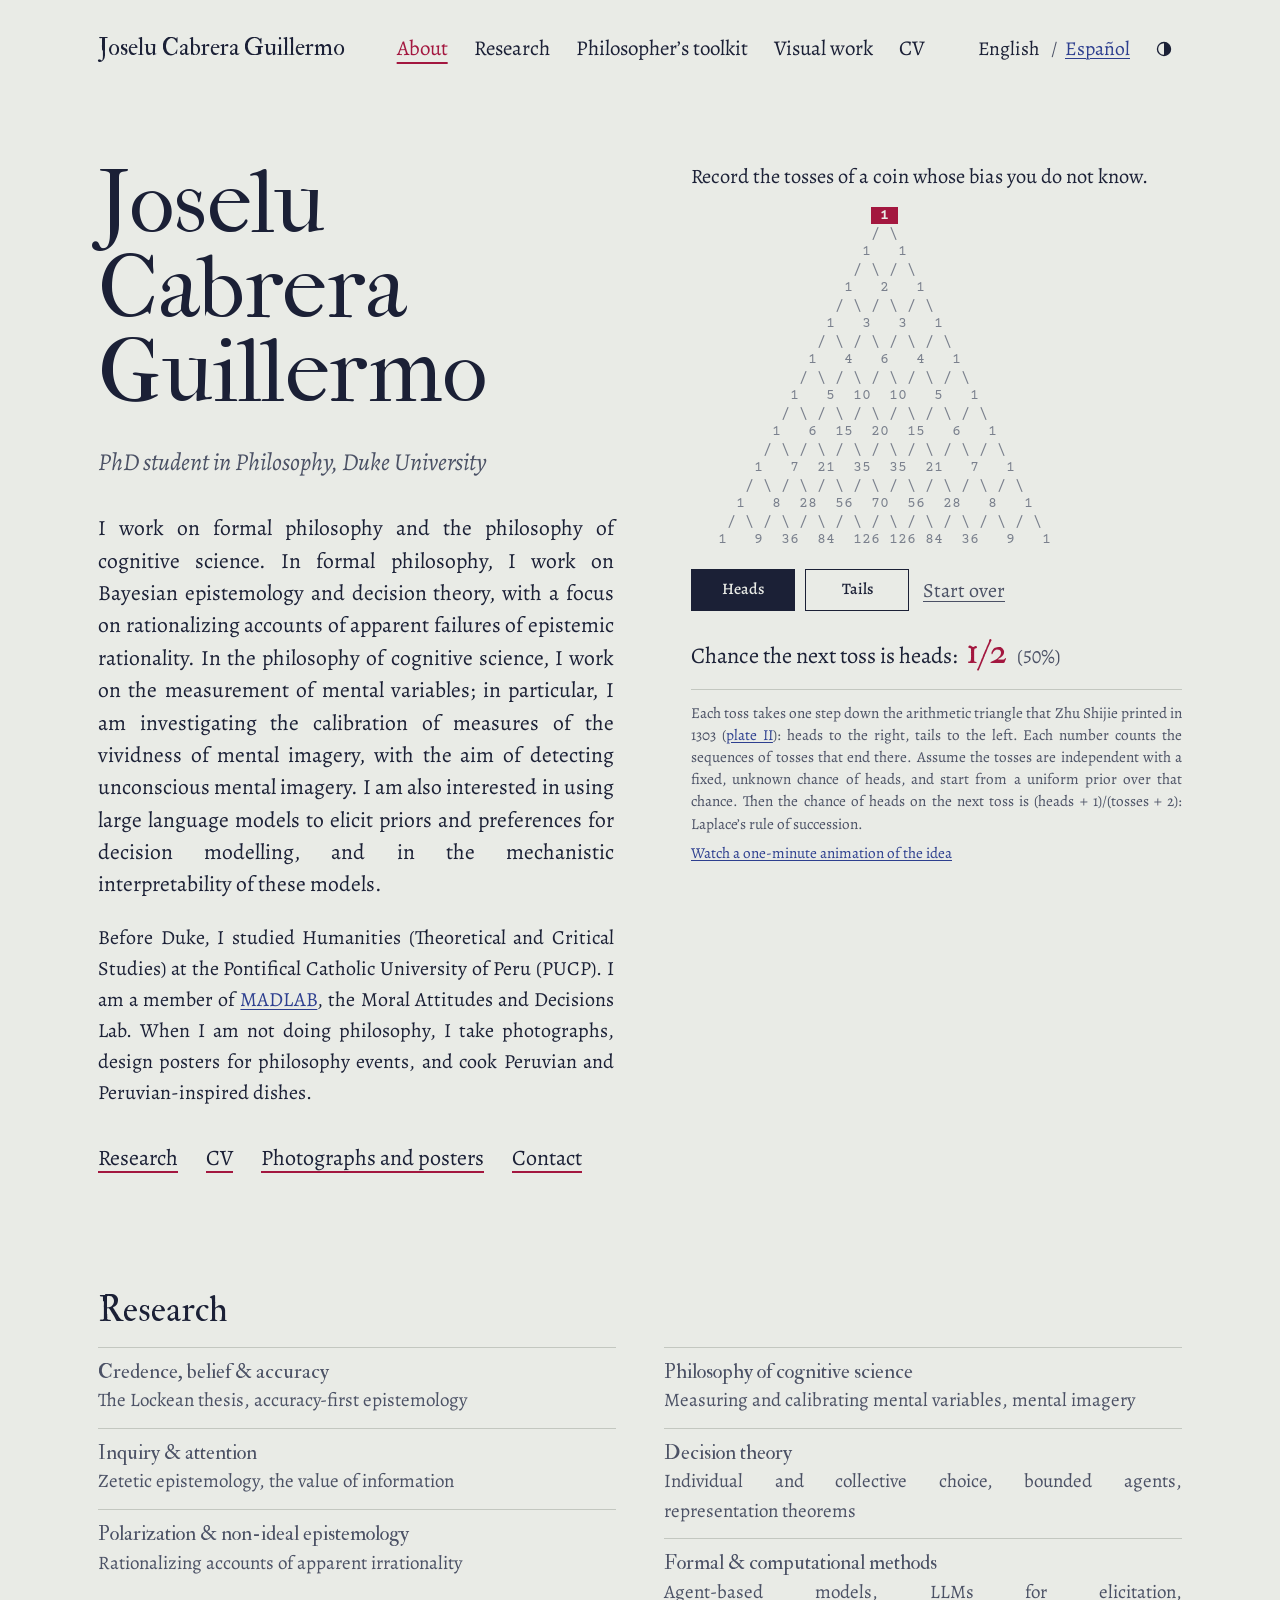
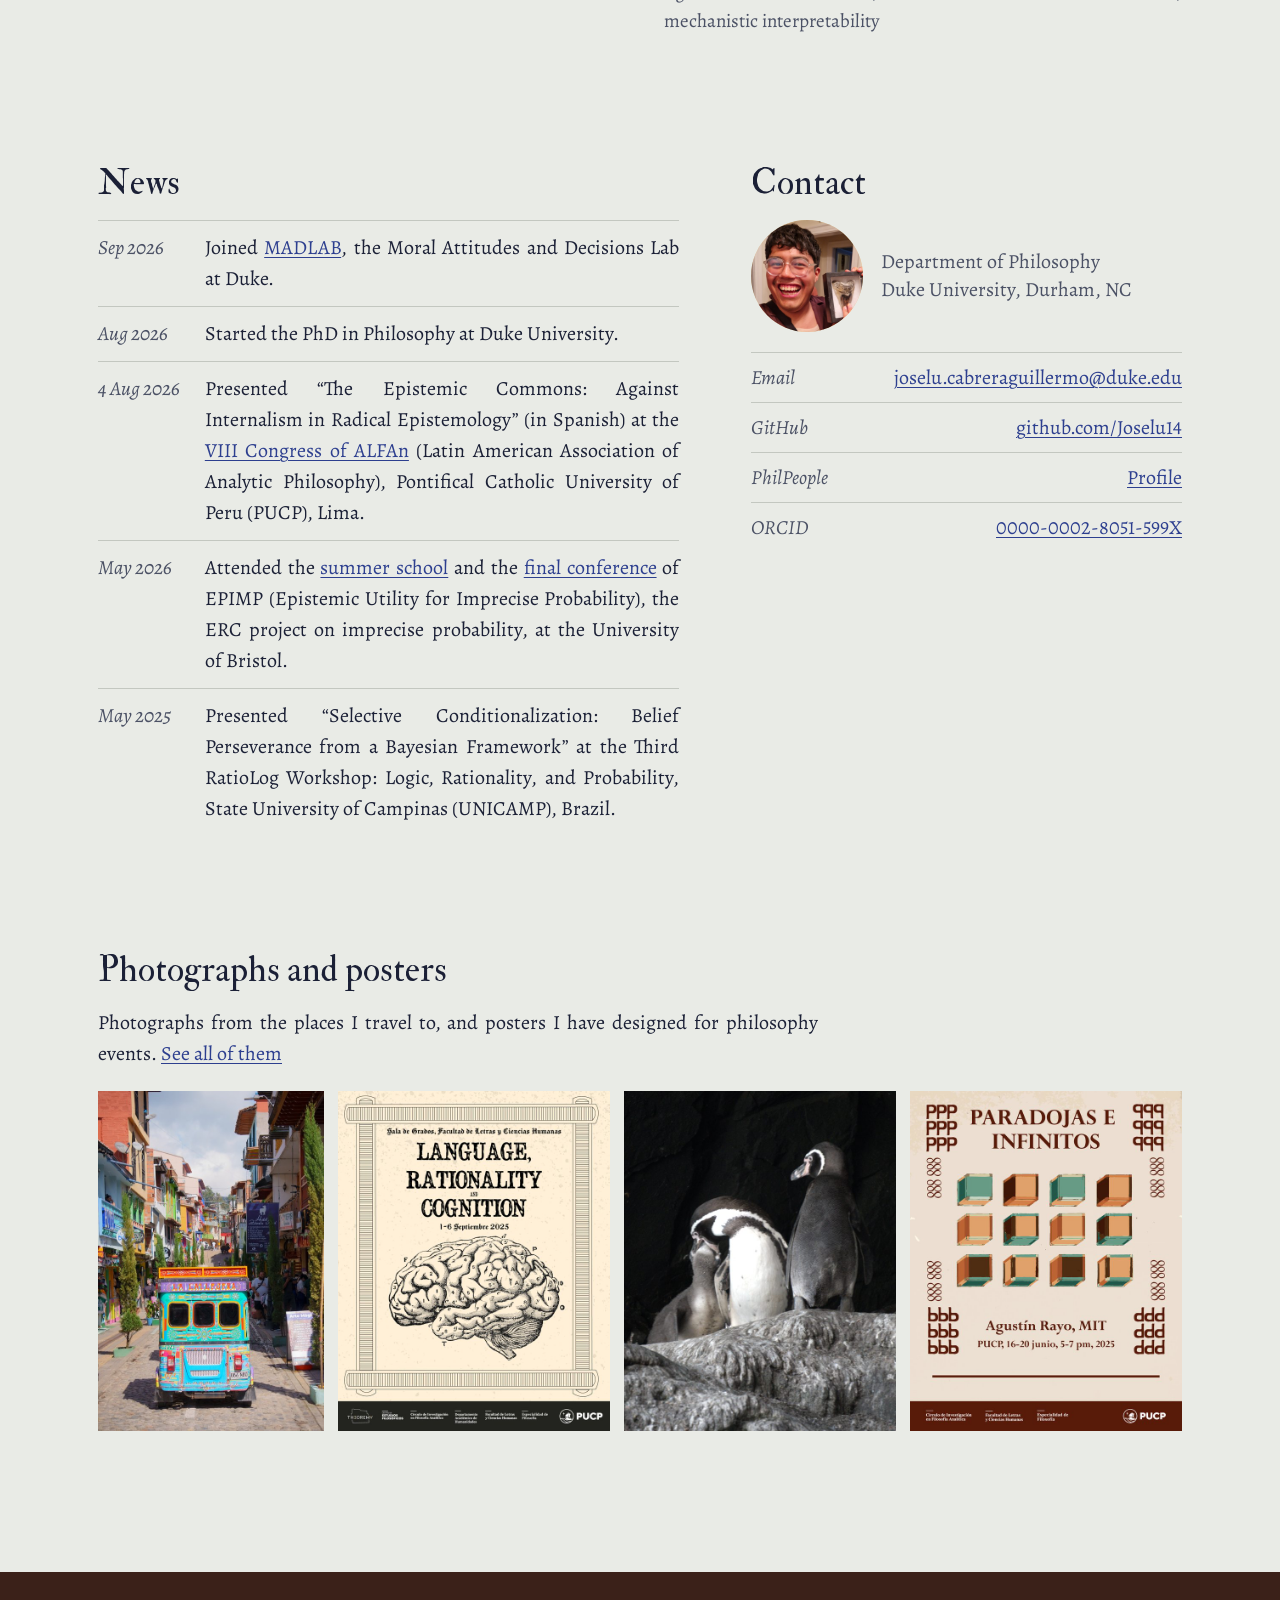
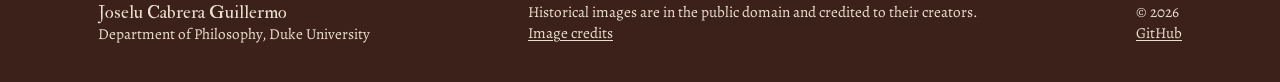
<file: index.html>
<!doctype html>
<html lang="en" data-lang="en" data-title-en="Joselu Cabrera Guillermo — Philosophy" data-title-es="Joselu Cabrera Guillermo — Filosofía">
<head>
  <meta charset="utf-8">
  <meta name="viewport" content="width=device-width, initial-scale=1">
  <title>Joselu Cabrera Guillermo — Philosophy</title>
  <meta name="description" content="Joselu Cabrera Guillermo, PhD student in Philosophy at Duke University, works on formal philosophy and the philosophy of cognitive science: Bayesian epistemology, decision theory, the measurement of mental imagery, and large language models.">
  <meta name="author" content="Joselu Cabrera Guillermo">
  <!-- Link previews (WhatsApp, Slack, social media) and search engines -->
  <link rel="canonical" href="https://joselu14.github.io/">
  <meta property="og:type" content="profile">
  <meta property="og:site_name" content="Joselu Cabrera Guillermo">
  <meta property="og:title" content="Joselu Cabrera Guillermo — Philosophy">
  <meta property="og:description" content="Joselu Cabrera Guillermo, PhD student in Philosophy at Duke University, works on formal philosophy and the philosophy of cognitive science: Bayesian epistemology, decision theory, the measurement of mental imagery, and large language models.">
  <meta property="og:url" content="https://joselu14.github.io/">
  <meta property="og:image" content="https://joselu14.github.io/assets/img/og-card.png">
  <meta property="og:image:width" content="1200">
  <meta property="og:image:height" content="630">
  <meta property="og:image:alt" content="Joselu Cabrera Guillermo, PhD student in Philosophy at Duke University, beside an arithmetic triangle drawn in type">
  <meta property="og:locale" content="en_US">
  <meta property="og:locale:alternate" content="es_PE">
  <meta name="twitter:card" content="summary_large_image">
  <meta name="theme-color" content="#e9ebe6" media="(prefers-color-scheme: light)">
  <meta name="theme-color" content="#141826" media="(prefers-color-scheme: dark)">
  <script type="application/ld+json">
{
  "@context": "https://schema.org",
  "@type": "Person",
  "name": "Joselu Cabrera Guillermo",
  "alternateName": "Jose Luis Cabrera Guillermo",
  "url": "https://joselu14.github.io/",
  "image": "https://joselu14.github.io/assets/img/me.jpg",
  "email": "mailto:joselu.cabreraguillermo@duke.edu",
  "jobTitle": "PhD student in Philosophy",
  "affiliation": {
    "@type": "CollegeOrUniversity",
    "name": "Duke University"
  },
  "memberOf": {
    "@type": "Organization",
    "name": "MADLAB, Moral Attitudes and Decisions Lab",
    "url": "https://kenan.ethics.duke.edu/mad-lab/"
  },
  "alumniOf": {
    "@type": "CollegeOrUniversity",
    "name": "Pontificia Universidad Católica del Perú"
  },
  "knowsAbout": [
    "Formal philosophy",
    "Philosophy of cognitive science",
    "Bayesian epistemology",
    "Decision theory",
    "Mental imagery",
    "Measurement of mental variables",
    "Large language models",
    "Mechanistic interpretability"
  ],
  "knowsLanguage": [
    "es",
    "en"
  ],
  "sameAs": [
    "https://philpeople.org/profiles/jose-luis-cabrera-guillermo",
    "https://orcid.org/0000-0002-8051-599X",
    "https://github.com/Joselu14"
  ]
}
  </script>
  <!-- /Link previews -->
  <!-- Set language and theme before the page paints (remembers the visitor's choice). -->
  <script>
    (function () {
      var d = document.documentElement, l, t;
      try { l = localStorage.getItem("lang"); t = localStorage.getItem("theme"); } catch (e) {}
      if (!l) l = ((navigator.languages && navigator.languages[0]) || navigator.language || "en").toLowerCase().indexOf("es") === 0 ? "es" : "en";
      d.setAttribute("data-lang", l); d.lang = l;
      if (t) d.setAttribute("data-theme", t);
    })();
  </script>
  <link rel="preload" href="assets/fonts/alegreya-latin-wght-normal.woff2" as="font" type="font/woff2" crossorigin>
  <link rel="stylesheet" href="assets/css/fonts.css">
  <link rel="stylesheet" href="assets/css/style.css">
  <link rel="icon" href="assets/img/favicon.svg" type="image/svg+xml">
</head>
<body>
  <a class="skip" href="#main"><span lang="en">Skip to content</span><span lang="es">Ir al contenido</span></a>

  <header class="site-header">
    <div class="wrap">
      <a class="brand" href="index.html">Joselu Cabrera Guillermo</a>
      <nav class="nav" aria-label="Main / Principal">
        <a href="index.html" aria-current="page"><span lang="en">About</span><span lang="es">Inicio</span></a>
        <a href="research.html"><span lang="en">Research</span><span lang="es">Investigación</span></a>
        <a href="toolkit.html"><span lang="en">Philosopher’s toolkit</span><span lang="es">Herramientas</span></a>
        <a href="visual.html"><span lang="en">Visual work</span><span lang="es">Obra visual</span></a>
        <a href="cv.html">CV</a>
      </nav>
      <div class="tools">
        <div class="seg" role="group" aria-label="Language / Idioma">
          <button type="button" data-set-lang="en" aria-pressed="true">English</button>
          <button type="button" data-set-lang="es" aria-pressed="false">Español</button>
        </div>
        <button type="button" class="icon-btn" id="theme-toggle" aria-label="Switch light or dark mode"
                data-label-en="Switch light or dark mode" data-label-es="Cambiar a modo claro u oscuro"><svg viewBox="0 0 20 20" width="18" height="18" aria-hidden="true" focusable="false"><circle cx="10" cy="10" r="7.25" fill="none" stroke="currentColor" stroke-width="1.5"/><path d="M10 2.75a7.25 7.25 0 0 1 0 14.5z" fill="currentColor"/></svg></button>
      </div>
    </div>
  </header>

  <main id="main">
    <section class="wrap hero">
      <div>
        <h1>Joselu Cabrera Guillermo</h1>
        <p class="role"><span lang="en">PhD student in Phi&shy;los&shy;o&shy;phy, Duke Uni&shy;ver&shy;si&shy;ty</span><span lang="es">Doctorando en Fi&shy;lo&shy;so&shy;fía, Duke Uni&shy;ver&shy;si&shy;ty</span></p>

        <p class="lede" lang="en">I work on formal philosophy and the philosophy of cognitive science. In formal philosophy, I work on Bayesian epistemology and decision theory, with a focus on rationalizing accounts of apparent failures of epistemic rationality. In the philosophy of cognitive science, I work on the measurement of mental variables; in particular, I am investigating the calibration of measures of the vividness of mental imagery, with the aim of detecting unconscious mental imagery. I am also interested in using large language models to elicit priors and preferences for decision modelling, and in the mechanistic interpretability of these models.</p>
        <p class="lede" lang="es">Trabajo en filosofía formal y en filosofía de la ciencia cognitiva. En filosofía formal, trabajo en epistemología bayesiana y teoría de la decisión, con énfasis en explicaciones racionalizadoras de fallas aparentes de la racionalidad epistémica. En filosofía de la ciencia cognitiva, trabajo en la medición de variables mentales; en particular, investigo la calibración de medidas de la viveza de la imaginería mental, con el objetivo de detectar imaginería mental inconsciente. También me interesa usar grandes modelos de lenguaje para elicitar probabilidades previas y preferencias en el modelado de decisiones, así como la interpretabilidad mecanicista de estos modelos.</p>

        <p lang="en">Before Duke, I studied Hu&shy;man&shy;i&shy;ties (The&shy;o&shy;ret&shy;i&shy;cal and Crit&shy;i&shy;cal Studies) at the Pontifical Catholic Uni&shy;ver&shy;si&shy;ty of Peru (PUCP). I am a member of <a href="https://kenan.ethics.duke.edu/mad-lab/">MADLAB</a>, the Moral At&shy;ti&shy;tudes and De&shy;ci&shy;sions Lab. When I am not doing philosophy, I take photographs, design posters for philosophy events, and cook Pe&shy;ru&shy;vian and Pe&shy;ru&shy;vian-inspired dishes.</p>
        <p lang="es">Antes de Duke, estudié Hu&shy;ma&shy;ni&shy;da&shy;des (Estudios Teó&shy;ri&shy;cos y Crí&shy;ti&shy;cos) en la Pon&shy;ti&shy;fi&shy;cia Uni&shy;ver&shy;si&shy;dad Ca&shy;tó&shy;li&shy;ca del Perú. Soy miembro de <a href="https://kenan.ethics.duke.edu/mad-lab/">MADLAB</a>, el Moral At&shy;ti&shy;tudes and De&shy;ci&shy;sions Lab. Cuando no hago filosofía, tomo fotografías, diseño afiches para eventos de filosofía y cocino platos peruanos y otros inspirados en la cocina peruana.</p>

        <ul class="go">
          <li><a href="research.html"><span lang="en">Research</span><span lang="es">Investigación</span></a></li>
          <li><a href="cv.html">CV</a></li>
          <li><a href="visual.html"><span lang="en">Photographs and posters</span><span lang="es">Fotografías y afiches</span></a></li>
          <li><a href="#contact"><span lang="en">Contact</span><span lang="es">Contacto</span></a></li>
        </ul>
      </div>

      <!-- The arithmetic triangle. Drawn by main.js; the text below is the version without JavaScript. -->
      <figure class="tri" id="triangle" aria-labelledby="tri-title">
        <p class="tri-intro" id="tri-title"><span lang="en">Record the tosses of a coin whose bias you do not know.</span><span lang="es">Registra los lanzamientos de una moneda cuyo sesgo no conoces.</span></p>
        <pre id="tri" aria-hidden="true">                     1
                    / \
                   1   1
                  / \ / \
                 1   2   1
                / \ / \ / \
               1   3   3   1
              / \ / \ / \ / \
             1   4   6   4   1
            / \ / \ / \ / \ / \
           1   5  10  10   5   1
          / \ / \ / \ / \ / \ / \
         1   6  15  20  15   6   1
        / \ / \ / \ / \ / \ / \ / \
       1   7  21  35  35  21   7   1
      / \ / \ / \ / \ / \ / \ / \ / \
     1   8  28  56  70  56  28   8   1
    / \ / \ / \ / \ / \ / \ / \ / \ / \
   1   9  36  84  126 126 84  36   9   1</pre>
        <div class="controls">
          <button class="btn primary" type="button" data-toss="H" disabled><span lang="en">Heads</span><span lang="es">Cara</span></button>
          <button class="btn" type="button" data-toss="T" disabled><span lang="en">Tails</span><span lang="es">Sello</span></button>
          <button class="again" type="button" data-toss="" disabled><span lang="en">Start over</span><span lang="es">Empezar de nuevo</span></button>
          <span class="seq" id="seq" aria-hidden="true"></span>
        </div>
        <p class="odds"><span lang="en">Chance the next toss is heads:</span><span lang="es">Probabilidad de que el próximo sea cara:</span> <span class="frac" id="frac">1/2</span> <span class="pct" id="pct">(50%)</span></p>
        <p class="sr-only" id="tri-status" role="status" aria-atomic="true"></p>
        <figcaption>
          <p class="stop" id="tri-stop" hidden><span lang="en">The triangle stops at twelve tosses; the count goes on.</span><span lang="es">El triángulo se detiene en doce lanzamientos; la cuenta sigue.</span></p>
          <p lang="en">Each toss takes one step down the arithmetic triangle that Zhu Shijie printed in 1303 (<a href="research.html#credence">plate II</a>): heads to the right, tails to the left. Each number counts the sequences of tosses that end there. Assume the tosses are independent with a fixed, unknown chance of heads, and start from a uniform prior over that chance. Then the chance of heads on the next toss is (heads + 1)/(tosses + 2): Laplace’s rule of succession.</p>
          <p lang="es">Cada lanzamiento baja un paso por el triángulo aritmético que Zhu Shijie imprimió en 1303 (<a href="research.html#credence">lámina II</a>): cara a la derecha, sello a la izquierda. Cada número cuenta las secuencias de lanzamientos que terminan ahí. Supongamos lanzamientos independientes con una probabilidad de cara fija y desconocida, y partamos de una distribución previa uniforme sobre ella. Entonces la probabilidad de cara en el próximo lanzamiento es (caras + 1)/(lanzamientos + 2): la regla de sucesión de Laplace.</p>
          <p><a href="toolkit.html#anim-coin"><span lang="en">Watch a one-minute animation of the idea</span><span lang="es">Mira una animación de un minuto sobre la idea</span></a></p>
          <noscript><p><span lang="en">Turn on JavaScript to record tosses.</span><span lang="es">Activa JavaScript para registrar lanzamientos.</span></p></noscript>
        </figcaption>
      </figure>
    </section>

    <section class="wrap">
      <h2><span lang="en">Research</span><span lang="es">Investigación</span></h2>
      <ul class="areas">
        <li><a href="research.html#credence"><span lang="en">Credence, belief &amp; accuracy</span><span lang="es">Credence, creencia y precisión</span></a>
          <span lang="en">The Lockean thesis, accuracy-first epistemology</span><span lang="es">La tesis lockeana, la epistemología accuracy-first</span></li>
        <li><a href="research.html#inquiry"><span lang="en">Inquiry &amp; attention</span><span lang="es">Indagación y atención</span></a>
          <span lang="en">Zetetic epistemology, the value of information</span><span lang="es">Epis&shy;te&shy;mo&shy;lo&shy;gía zetética, el valor de la información</span></li>
        <li><a href="research.html#polarization"><span lang="en">Polarization &amp; non-ideal epistemology</span><span lang="es">Polarización y epistemología no ideal</span></a>
          <span lang="en">Rationalizing accounts of apparent irrationality</span><span lang="es">Explicaciones racionalizadoras de la aparente irracionalidad</span></li>
        <li><a href="research.html#cognition"><span lang="en">Phi&shy;los&shy;o&shy;phy of cognitive science</span><span lang="es">Fi&shy;lo&shy;so&shy;fía de la ciencia cognitiva</span></a>
          <span lang="en">Measuring and calibrating mental variables, mental imagery</span><span lang="es">Medición y calibración de variables mentales, imaginería mental</span></li>
        <li><a href="research.html#decision"><span lang="en">Decision theory</span><span lang="es">Teoría de la decisión</span></a>
          <span lang="en">Individual and collective choice, bounded agents, representation theorems</span><span lang="es">Elección individual y colectiva, agentes limitados, teoremas de representación</span></li>
        <li><a href="research.html#methods"><span lang="en">Formal &amp; computational methods</span><span lang="es">Métodos formales y computacionales</span></a>
          <span lang="en">Agent-based models, LLMs for elicitation, mechanistic interpretability</span><span lang="es">Modelos basados en agentes, LLMs para elicitar, interpretabilidad mecanicista</span></li>
      </ul>
    </section>

    <section class="wrap two-col">
      <div>
        <h2><span lang="en">News</span><span lang="es">Novedades</span></h2>
        <!-- Newest first. Copy one <li> to add an item. -->
        <ul class="news">
          <li><time datetime="2026-09"><span lang="en">Sep 2026</span><span lang="es">sep 2026</span></time>
            <span lang="en">Joined <a href="https://kenan.ethics.duke.edu/mad-lab/">MADLAB</a>, the Moral At&shy;ti&shy;tudes and De&shy;ci&shy;sions Lab at Duke.</span>
            <span lang="es">Me uní a <a href="https://kenan.ethics.duke.edu/mad-lab/">MADLAB</a>, el Moral At&shy;ti&shy;tudes and De&shy;ci&shy;sions Lab de Duke.</span></li>
          <li><time datetime="2026-08"><span lang="en">Aug 2026</span><span lang="es">ago 2026</span></time>
            <span lang="en">Started the PhD in Phi&shy;los&shy;o&shy;phy at Duke Uni&shy;ver&shy;si&shy;ty.</span>
            <span lang="es">Empecé el doctorado en Fi&shy;lo&shy;so&shy;fía en Duke Uni&shy;ver&shy;si&shy;ty.</span></li>
          <li><time datetime="2026-08-04"><span lang="en">4 Aug 2026</span><span lang="es">4 ago 2026</span></time>
            <span lang="en">Presented “The Epistemic Commons: Against Internalism in Radical Epistemology” (in Spanish) at the <a href="https://alfan.org/en/8th-alfan-conference-program/">VIII Con&shy;gress of ALFAn</a> (Latin American As&shy;so&shy;ci&shy;a&shy;tion of An&shy;a&shy;lyt&shy;ic Phi&shy;los&shy;o&shy;phy), Pontifical Catholic Uni&shy;ver&shy;si&shy;ty of Peru (PUCP), Lima.</span>
            <span lang="es">Presenté “Los Comunes Epis&shy;té&shy;mi&shy;cos: contra el In&shy;ter&shy;na&shy;lis&shy;mo en la Epis&shy;te&shy;mo&shy;lo&shy;gía Radical” en el <a href="https://alfan.org/en/8th-alfan-conference-program/">VIII Con&shy;gre&shy;so de ALFAn</a> (Aso&shy;cia&shy;ción La&shy;ti&shy;no&shy;ame&shy;ri&shy;ca&shy;na de Fi&shy;lo&shy;so&shy;fía Ana&shy;lí&shy;ti&shy;ca), Pon&shy;ti&shy;fi&shy;cia Uni&shy;ver&shy;si&shy;dad Ca&shy;tó&shy;li&shy;ca del Perú (PUCP), Lima.</span></li>
          <li><time datetime="2026-05"><span lang="en">May 2026</span><span lang="es">may 2026</span></time>
            <span lang="en">Attended the <a href="https://www.bristol.ac.uk/arts-law-social-sciences/events/2026/may/philsummer-school-epistemic-utility-for-imprecise-probability.html">summer school</a> and the <a href="https://ep-imp.gitlab.io/final-conference-2026/">final conference</a> of EPIMP (Epistemic Utility for Imprecise Probability), the ERC project on imprecise probability, at the Uni&shy;ver&shy;si&shy;ty of Bristol.</span>
            <span lang="es">Asistí a la <a href="https://www.bristol.ac.uk/arts-law-social-sciences/events/2026/may/philsummer-school-epistemic-utility-for-imprecise-probability.html">escuela de verano</a> y a la <a href="https://ep-imp.gitlab.io/final-conference-2026/">conferencia final</a> de EPIMP (Epistemic Utility for Imprecise Probability), el proyecto ERC sobre probabilidad imprecisa, en la Uni&shy;ver&shy;si&shy;dad de Bristol.</span></li>
          <li><time datetime="2025-05"><span lang="en">May 2025</span><span lang="es">may 2025</span></time>
            <span lang="en">Presented “Selective Conditionalization: Belief Perseverance from a Bayesian Framework” at the Third RatioLog Workshop: Logic, Rationality, and Probability, State Uni&shy;ver&shy;si&shy;ty of Cam&shy;pi&shy;nas (UNICAMP), Brazil.</span>
            <span lang="es">Presenté “Selective Conditionalization: Belief Perseverance from a Bayesian Framework” en el tercer RatioLog Workshop: Logic, Rationality, and Probability, Uni&shy;ver&shy;si&shy;da&shy;de Es&shy;ta&shy;dual de Cam&shy;pi&shy;nas (UNICAMP), Brasil.</span></li>
        </ul>
      </div>

      <div>
        <h2 id="contact"><span lang="en">Contact</span><span lang="es">Contacto</span></h2>
        <div class="byline">
          <div class="portrait">JC<img src="assets/img/me.jpg" alt="Portrait of Joselu Cabrera Guillermo" data-alt-en="Portrait of Joselu Cabrera Guillermo" data-alt-es="Retrato de Joselu Cabrera Guillermo" width="600" height="600" onerror="this.remove()"></div>
          <p><span lang="en">De&shy;part&shy;ment of Phi&shy;los&shy;o&shy;phy<br>Duke Uni&shy;ver&shy;si&shy;ty, Durham, NC</span><span lang="es">De&shy;par&shy;ta&shy;men&shy;to de Fi&shy;lo&shy;so&shy;fía<br>Duke Uni&shy;ver&shy;si&shy;ty, Durham, Carolina del Norte</span></p>
        </div>
        <ul class="links">
          <li><span class="label">Email</span><a href="mailto:joselu.cabreraguillermo@duke.edu">joselu.cabreraguillermo@duke.edu</a></li>
          <li><span class="label">GitHub</span><a href="https://github.com/Joselu14">github.com/Joselu14</a></li>
          <li><span class="label">PhilPeople</span><a href="https://philpeople.org/profiles/jose-luis-cabrera-guillermo"><span lang="en">Profile</span><span lang="es">Perfil</span></a></li>
          <li><span class="label">ORCID</span><a href="https://orcid.org/0000-0002-8051-599X">0000-0002-8051-599X</a></li>
        </ul>
      </div>
    </section>

    <section class="wrap">
      <h2><span lang="en">Photographs and posters</span><span lang="es">Fotografías y afiches</span></h2>
      <p class="section-lede"><span lang="en">Photographs from the places I travel to, and posters I have designed for philosophy events.</span><span lang="es">Fotografías de los lugares a los que viajo y afiches que he diseñado para eventos de filosofía.</span>
        <a href="visual.html"><span lang="en">See all of them</span><span lang="es">Verlos todos</span></a></p>
      <div class="strip">
        <a href="visual.html#photo" style="--ar: 0.666"><img src="assets/img/gallery/photos/2025-03-guatape-mototaxi-sm.jpg" width="533" height="800" loading="lazy"
          alt="A brightly painted mototaxi on a cobbled street in Guatapé" data-alt-en="A brightly painted mototaxi on a cobbled street in Guatapé" data-alt-es="Un mototaxi pintado de colores vivos en una calle empedrada de Guatapé"></a>
        <a href="visual.html#poster" style="--ar: 0.8"><img src="assets/img/gallery/posters/2025-09-language-rationality-cognition-sm.jpg" width="640" height="800" loading="lazy"
          alt="Poster for the workshop Language, Rationality and Cognition" data-alt-en="Poster for the workshop Language, Rationality and Cognition" data-alt-es="Afiche del workshop Language, Rationality and Cognition"></a>
        <a href="visual.html#photo" style="--ar: 0.8"><img src="assets/img/gallery/photos/2026-07-paracas-penguins-sm.jpg" width="640" height="800" loading="lazy"
          alt="A family of Humboldt penguins" data-alt-en="A family of Humboldt penguins" data-alt-es="Familia de pingüinos de Humboldt"></a>
        <a href="visual.html#poster" style="--ar: 0.8"><img src="assets/img/gallery/posters/2025-06-paradojas-e-infinitos-sm.jpg" width="640" height="800" loading="lazy"
          alt="Poster for Agustín Rayo's lecture series Paradoxes and Infinities" data-alt-en="Poster for Agustín Rayo's lecture series Paradoxes and Infinities" data-alt-es="Afiche de las clases Paradojas e infinitos de Agustín Rayo"></a>
      </div>
    </section>
  </main>

  <footer class="site-footer">
    <div class="wrap">
      <span><span class="who">Joselu Cabrera Guillermo</span><br><span lang="en">De&shy;part&shy;ment of Phi&shy;los&shy;o&shy;phy, Duke Uni&shy;ver&shy;si&shy;ty</span><span lang="es">De&shy;par&shy;ta&shy;men&shy;to de Fi&shy;lo&shy;so&shy;fía, Duke Uni&shy;ver&shy;si&shy;ty</span></span>
      <span><span lang="en">Historical images are in the public domain and credited to their creators.</span><span lang="es">Las imágenes históricas son de dominio público y se acreditan a sus autores.</span><br>
        <a href="credits.html"><span lang="en">Image credits</span><span lang="es">Créditos de imágenes</span></a></span>
      <span>&copy; <span class="year">2026</span><br><a href="https://github.com/Joselu14">GitHub</a></span>
    </div>
  </footer>

  <script src="assets/js/main.js"></script>
</body>
</html>
</file>
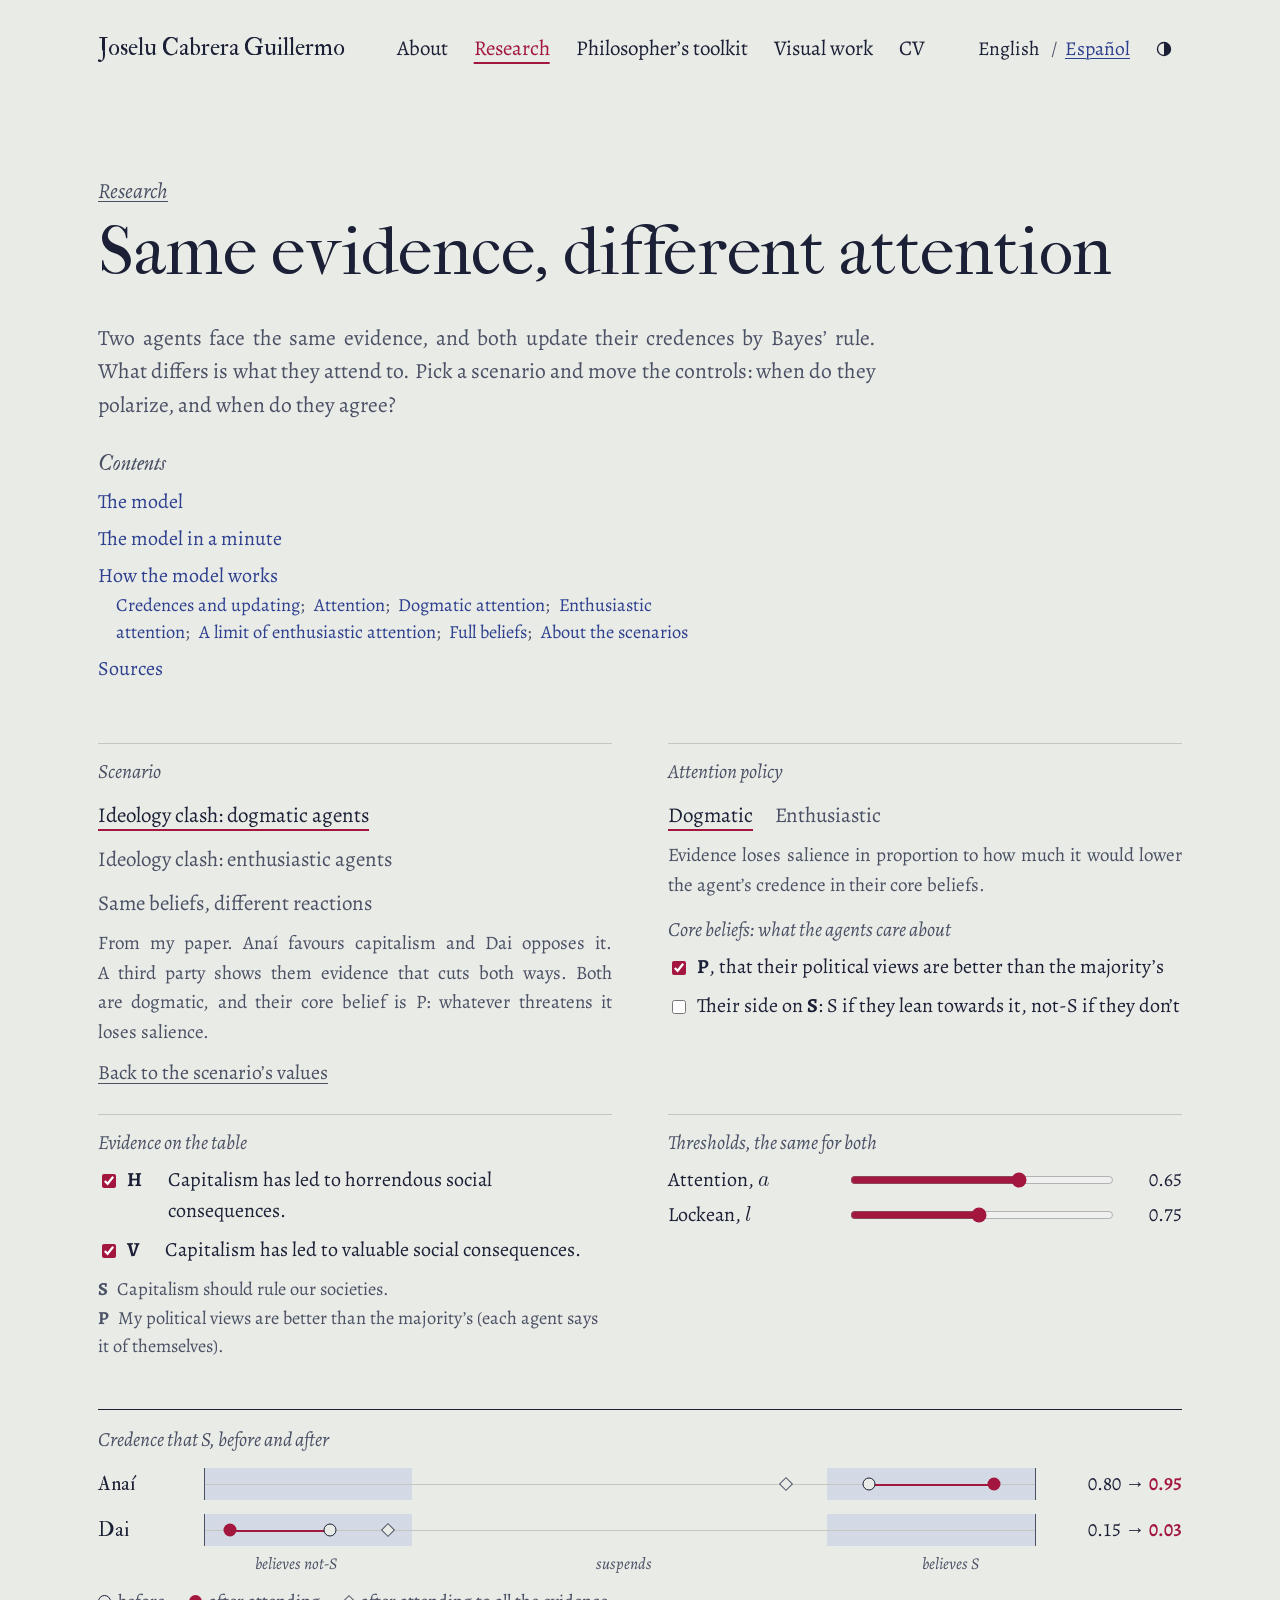
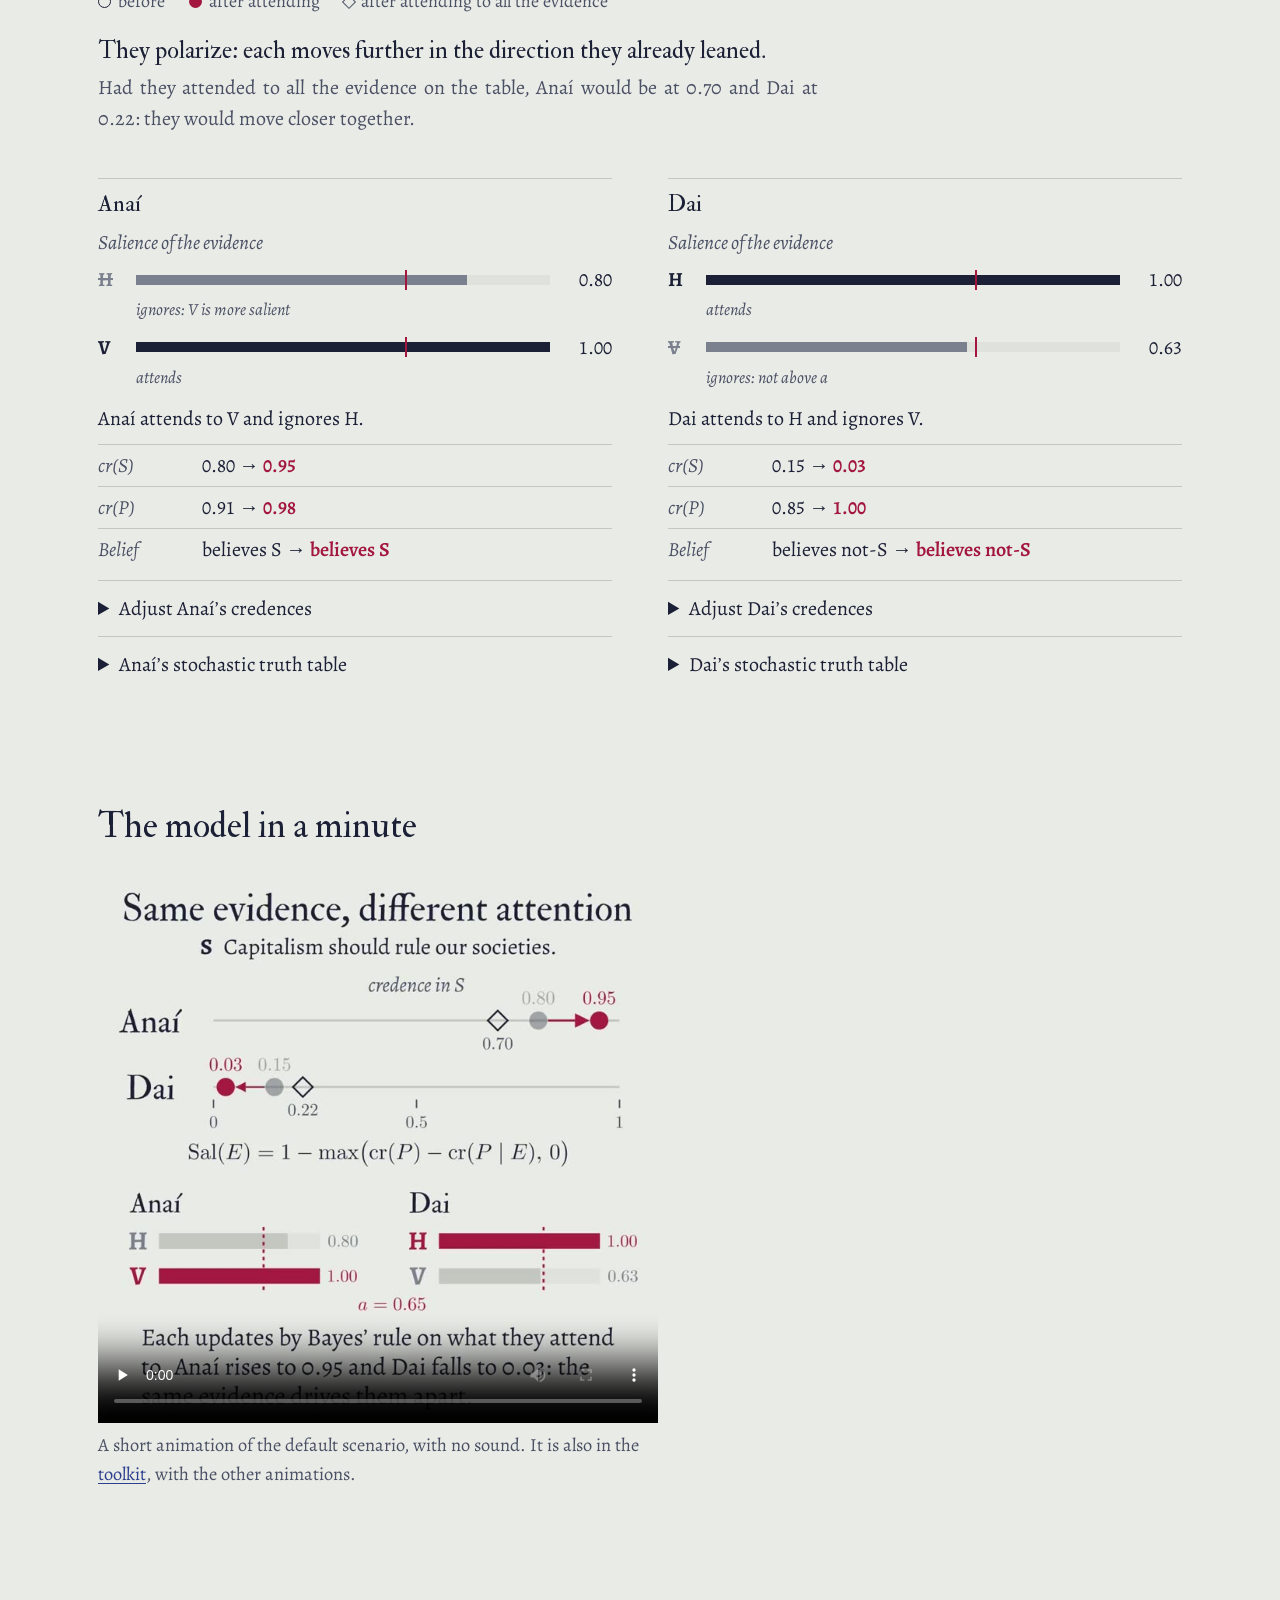
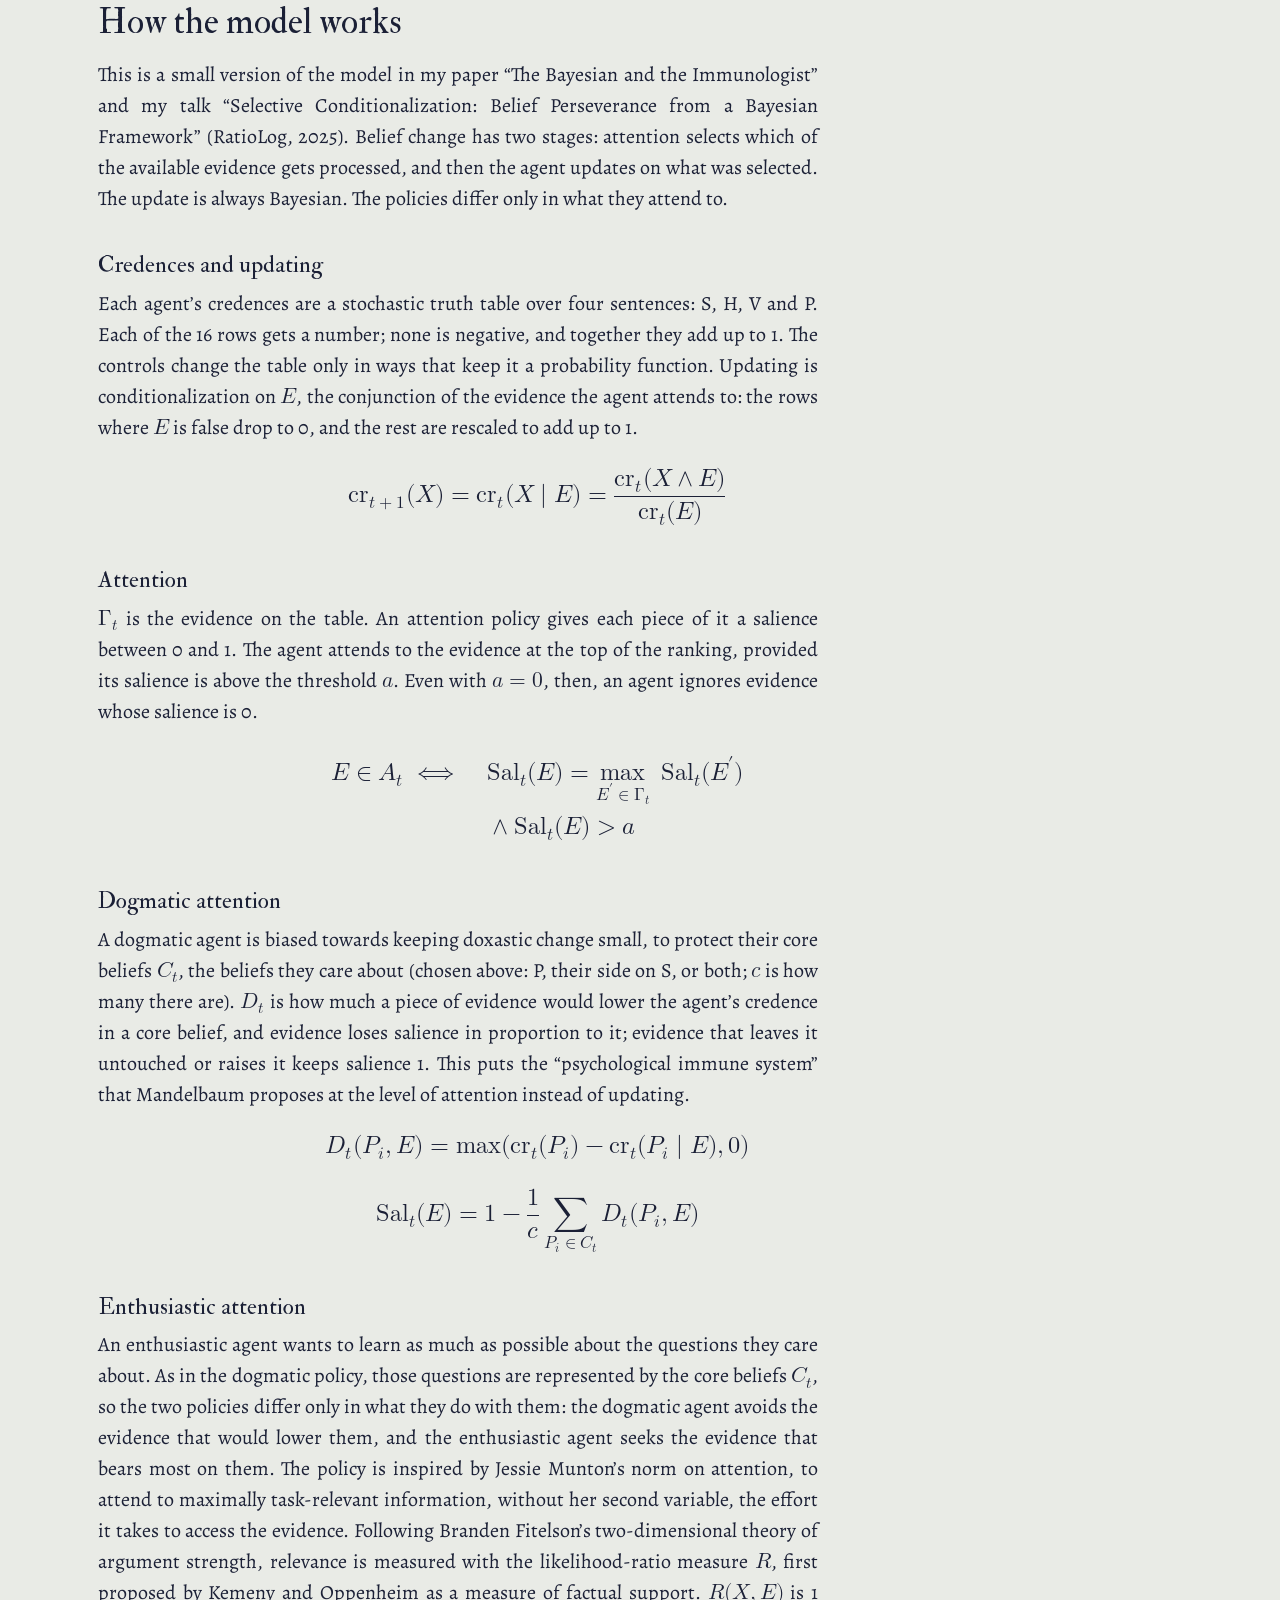
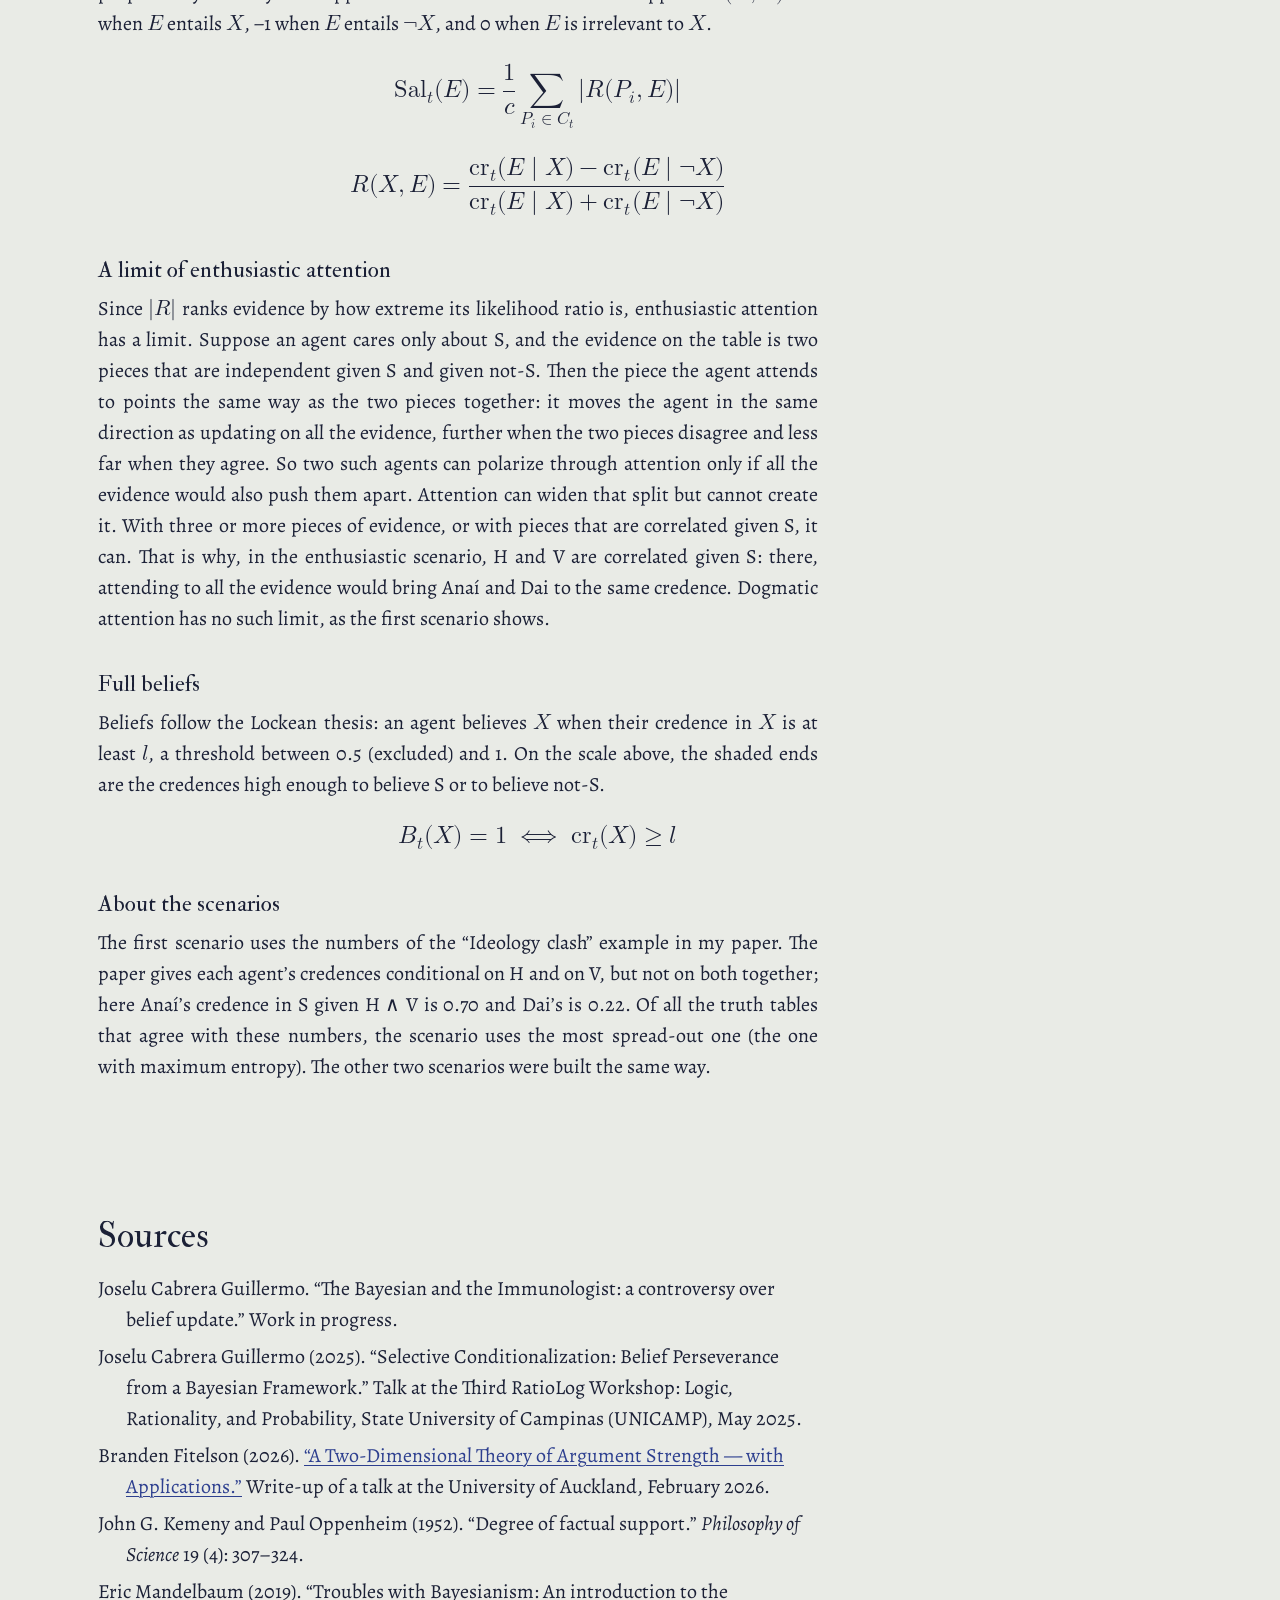
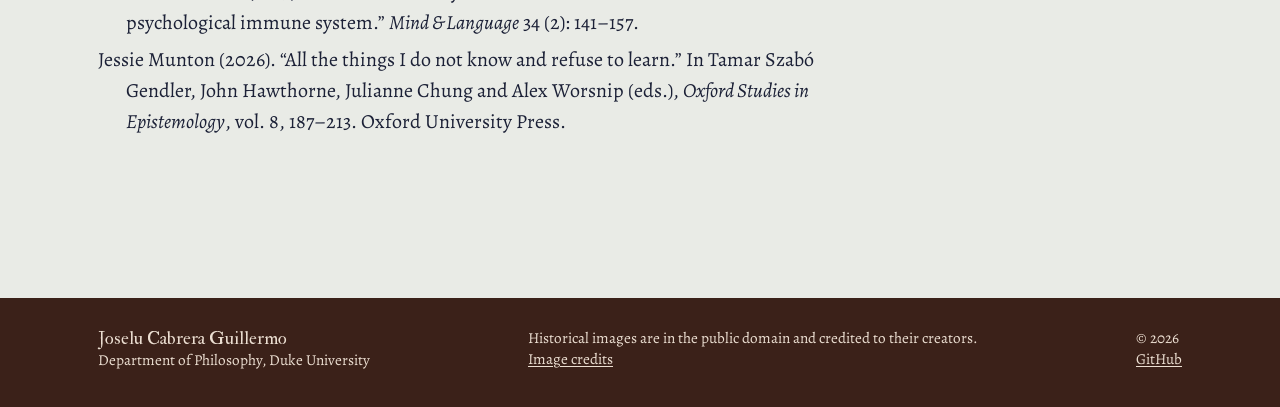
<file: attention.html>
<!doctype html>
<html lang="en" data-lang="en" data-title-en="Same evidence, different attention — Joselu Cabrera Guillermo" data-title-es="La misma evidencia, distinta atención — Joselu Cabrera Guillermo">
<head>
  <meta charset="utf-8">
  <meta name="viewport" content="width=device-width, initial-scale=1">
  <title>Same evidence, different attention — Joselu Cabrera Guillermo</title>
  <meta name="description" content="An interactive model by Joselu Cabrera Guillermo: two Bayesian agents face the same evidence but attend to different parts of it, and polarize. Dogmatic and enthusiastic attention policies, with a Lockean threshold.">
  <meta name="author" content="Joselu Cabrera Guillermo">
  <!-- Link previews (WhatsApp, Slack, social media) and search engines -->
  <link rel="canonical" href="https://joselu14.github.io/attention.html">
  <meta property="og:type" content="website">
  <meta property="og:site_name" content="Joselu Cabrera Guillermo">
  <meta property="og:title" content="Same evidence, different attention — Joselu Cabrera Guillermo">
  <meta property="og:description" content="An interactive model by Joselu Cabrera Guillermo: two Bayesian agents face the same evidence but attend to different parts of it, and polarize. Dogmatic and enthusiastic attention policies, with a Lockean threshold.">
  <meta property="og:url" content="https://joselu14.github.io/attention.html">
  <meta property="og:image" content="https://joselu14.github.io/assets/img/og-card.png">
  <meta property="og:image:width" content="1200">
  <meta property="og:image:height" content="630">
  <meta property="og:image:alt" content="Joselu Cabrera Guillermo, PhD student in Philosophy at Duke University, beside an arithmetic triangle drawn in type">
  <meta property="og:locale" content="en_US">
  <meta property="og:locale:alternate" content="es_PE">
  <meta name="twitter:card" content="summary_large_image">
  <meta name="theme-color" content="#e9ebe6" media="(prefers-color-scheme: light)">
  <meta name="theme-color" content="#141826" media="(prefers-color-scheme: dark)">
  <!-- /Link previews -->
  <!-- Set language and theme before the page paints (remembers the visitor's choice). -->
  <script>
    (function () {
      var d = document.documentElement, l, t;
      try { l = localStorage.getItem("lang"); t = localStorage.getItem("theme"); } catch (e) {}
      if (!l) l = ((navigator.languages && navigator.languages[0]) || navigator.language || "en").toLowerCase().indexOf("es") === 0 ? "es" : "en";
      d.setAttribute("data-lang", l); d.lang = l;
      if (t) d.setAttribute("data-theme", t);
    })();
  </script>
  <link rel="preload" href="assets/fonts/alegreya-latin-wght-normal.woff2" as="font" type="font/woff2" crossorigin>
  <link rel="stylesheet" href="assets/css/fonts.css">
  <link rel="stylesheet" href="assets/css/style.css">
  <link rel="icon" href="assets/img/favicon.svg" type="image/svg+xml">
</head>
<body>
  <a class="skip" href="#main"><span lang="en">Skip to content</span><span lang="es">Ir al contenido</span></a>

  <header class="site-header">
    <div class="wrap">
      <a class="brand" href="index.html">Joselu Cabrera Guillermo</a>
      <nav class="nav" aria-label="Main / Principal">
        <a href="index.html"><span lang="en">About</span><span lang="es">Inicio</span></a>
        <a href="research.html" aria-current="page"><span lang="en">Research</span><span lang="es">Investigación</span></a>
        <a href="toolkit.html"><span lang="en">Philosopher’s toolkit</span><span lang="es">Herramientas</span></a>
        <a href="visual.html"><span lang="en">Visual work</span><span lang="es">Obra visual</span></a>
        <a href="cv.html">CV</a>
      </nav>
      <div class="tools">
        <div class="seg" role="group" aria-label="Language / Idioma">
          <button type="button" data-set-lang="en" aria-pressed="true">English</button>
          <button type="button" data-set-lang="es" aria-pressed="false">Español</button>
        </div>
        <button type="button" class="icon-btn" id="theme-toggle" aria-label="Switch light or dark mode"
                data-label-en="Switch light or dark mode" data-label-es="Cambiar a modo claro u oscuro"><svg viewBox="0 0 20 20" width="18" height="18" aria-hidden="true" focusable="false"><circle cx="10" cy="10" r="7.25" fill="none" stroke="currentColor" stroke-width="1.5"/><path d="M10 2.75a7.25 7.25 0 0 1 0 14.5z" fill="currentColor"/></svg></button>
      </div>
    </div>
  </header>

  <main id="main">
    <header class="wrap page-head">
      <p class="crumb"><a href="research.html#inquiry"><span lang="en">Research</span><span lang="es">Investigación</span></a></p>
      <h1><span lang="en">Same evidence, different attention</span><span lang="es">La misma evidencia, distinta atención</span></h1>
      <p lang="en">Two agents face the same evidence, and both update their credences by Bayes’ rule. What differs is what they attend to. Pick a scenario and move the controls: when do they polarize, and when do they agree?</p><p lang="es">Dos agentes enfrentan la misma evidencia y ambos actualizan sus grados de creencia con la regla de Bayes. Lo que cambia es aquello a lo que atienden. Elige un escenario y mueve los controles: ¿cuándo se polarizan y cuándo llegan a un acuerdo?</p>
      <nav class="toc" aria-labelledby="toc-title">
        <p class="toc-title" id="toc-title"><span lang="en">Contents</span><span lang="es">Índice</span></p>
        <ol>
          <li><a href="#att"><span class="toc-t"><span lang="en">The model</span><span lang="es">El modelo</span></span></a></li>
          <li><a href="#animation"><span class="toc-t"><span lang="en">The model in a minute</span><span lang="es">El modelo en un minuto</span></span></a></li>
          <li><a href="#how"><span class="toc-t"><span lang="en">How the model works</span><span lang="es">Cómo funciona el modelo</span></span></a>
            <ol class="toc-sub">
              <li><a href="#credences"><span lang="en">Credences and updating</span><span lang="es">Grados de creencia y actualización</span></a></li>
              <li><a href="#attention"><span lang="en">Attention</span><span lang="es">Atención</span></a></li>
              <li><a href="#dogmatic"><span lang="en">Dogmatic attention</span><span lang="es">Atención dogmática</span></a></li>
              <li><a href="#enthusiastic"><span lang="en">Enthusiastic attention</span><span lang="es">Atención entusiasta</span></a></li>
              <li><a href="#limit"><span lang="en">A limit of enthusiastic attention</span><span lang="es">Un límite de la atención entusiasta</span></a></li>
              <li><a href="#full-beliefs"><span lang="en">Full beliefs</span><span lang="es">Creencias plenas</span></a></li>
              <li><a href="#scenarios"><span lang="en">About the scenarios</span><span lang="es">Sobre los escenarios</span></a></li>
            </ol></li>
          <li><a href="#sources"><span class="toc-t"><span lang="en">Sources</span><span lang="es">Fuentes</span></span></a></li>
        </ol>
      </nav>
    </header>

    <section class="wrap att" id="att" aria-label="Interactive model / Modelo interactivo">
      <div class="att-controls">
        <div class="att-ctl">
          <p class="att-label" id="att-scen-l"><span lang="en">Scenario</span><span lang="es">Escenario</span></p>
          <div class="filters att-choice" role="group" aria-labelledby="att-scen-l">
            <button type="button" data-scen="clash-dogmatic" aria-pressed="true"><span lang="en">Ideology clash: dogmatic agents</span><span lang="es">Choque ideológico: agentes dogmáticos</span></button>
            <button type="button" data-scen="clash-enthusiastic" aria-pressed="false"><span lang="en">Ideology clash: enthusiastic agents</span><span lang="es">Choque ideológico: agentes entusiastas</span></button>
            <button type="button" data-scen="same-beliefs" aria-pressed="false"><span lang="en">Same beliefs, different reactions</span><span lang="es">Mismas creencias, distintas reacciones</span></button>
          </div>
          <p class="att-note" data-scen-note="clash-dogmatic"><span lang="en">From my paper. Anaí favours capitalism and Dai opposes it. A third party shows them evidence that cuts both ways. Both are dogmatic, and their core belief is P: whatever threatens it loses salience.</span><span lang="es">De mi artículo. Anaí está a favor del capitalismo y Dai en contra. Un tercero les muestra evidencia que apunta en ambas direcciones. Ambos son dogmáticos y su creencia nuclear es P: lo que la amenaza pierde saliencia.</span></p>
          <p class="att-note" data-scen-note="clash-enthusiastic" hidden><span lang="en">The same story with enthusiastic agents who care about S: each attends to the evidence that, by their own lights, bears most on whether capitalism should rule.</span><span lang="es">La misma historia con agentes entusiastas a quienes les importa S: cada quien atiende a la evidencia que, a su juicio, más incide en si el capitalismo debería regir.</span></p>
          <p class="att-note" data-scen-note="same-beliefs" hidden><span lang="en">Anaí and Claudio believe the same things: that capitalism should rule, and that their political views are better than the majority’s. Only H is on the table. Their credences differ, and so do their reactions.</span><span lang="es">Anaí y Claudio creen lo mismo: que el capitalismo debería regir y que sus ideas políticas son mejores que las de la mayoría. Solo H está sobre la mesa. Sus grados de creencia difieren, y también sus reacciones.</span></p>
          <button type="button" class="again" id="att-reset"><span lang="en">Back to the scenario’s values</span><span lang="es">Volver a los valores del escenario</span></button>
        </div>
        <div class="att-ctl">
          <p class="att-label" id="att-pol-l"><span lang="en">Attention policy</span><span lang="es">Política atencional</span></p>
          <div class="filters att-choice" role="group" aria-labelledby="att-pol-l">
            <button type="button" data-policy="dogmatic" aria-pressed="true"><span lang="en">Dogmatic</span><span lang="es">Dogmática</span></button>
            <button type="button" data-policy="enthusiastic" aria-pressed="false"><span lang="en">Enthusiastic</span><span lang="es">Entusiasta</span></button>
          </div>
          <p class="att-note" data-policy-note="dogmatic"><span lang="en">Evidence loses salience in proportion to how much it would lower the agent’s credence in their core beliefs.</span><span lang="es">La evidencia pierde saliencia en proporción a cuánto bajaría el grado de creencia del agente en sus creencias nucleares.</span></p>
          <p class="att-note" data-policy-note="enthusiastic" hidden><span lang="en">Evidence is salient in proportion to how much it bears on the agent’s core beliefs, with relevance measured as in Branden Fitelson’s two-dimensional theory of argument strength. Inspired by Jessie Munton’s norm on attention.</span><span lang="es">La evidencia es saliente en proporción a cuánto incide en las creencias nucleares del agente, con la relevancia medida como en la teoría bidimensional de la fuerza argumentativa de Branden Fitelson. Inspirada en la norma de Jessie Munton sobre la atención.</span></p>
          <p class="att-label att-sub"><span lang="en">Core beliefs: what the agents care about</span><span lang="es">Creencias nucleares: lo que les importa a los agentes</span></p>
          <label class="att-check"><input type="checkbox" id="att-core-P" checked> <span lang="en"><b>P</b>, that their political views are better than the majority’s</span><span lang="es"><b>P</b>, que sus ideas políticas son mejores que las de la mayoría</span></label>
          <label class="att-check"><input type="checkbox" id="att-core-S"> <span lang="en">Their side on <b>S</b>: S if they lean towards it, not-S if they don’t</span><span lang="es">Su postura sobre <b>S</b>: S si se inclinan hacia ella, no-S si no</span></label>
        </div>
        <div class="att-ctl">
          <p class="att-label"><span lang="en">Evidence on the table</span><span lang="es">Evidencia sobre la mesa</span></p>
          <label class="att-check"><input type="checkbox" id="att-ev-H" checked> <b>H</b>&#8194;<span lang="en">Capitalism has led to horrendous social consequences.</span><span lang="es">El capitalismo ha tenido consecuencias sociales horrendas.</span></label>
          <label class="att-check"><input type="checkbox" id="att-ev-V" checked> <b>V</b>&#8194;<span lang="en">Capitalism has led to valuable social consequences.</span><span lang="es">El capitalismo ha tenido consecuencias sociales valiosas.</span></label>
          <p class="att-key"><b>S</b>&#8194;<span lang="en">Capitalism should rule our societies.</span><span lang="es">El capitalismo debería regir nuestras sociedades.</span><br><b>P</b>&#8194;<span lang="en">My political views are better than the majority’s (each agent says it of themselves).</span><span lang="es">Mis ideas políticas son mejores que las de la mayoría (cada agente lo dice de sí).</span></p>
        </div>
        <div class="att-ctl">
          <p class="att-label"><span lang="en">Thresholds, the same for both</span><span lang="es">Umbrales, los mismos para ambos</span></p>
          <div class="att-slider"><label for="att-a"><span lang="en">Attention, <math><mrow><mi>a</mi></mrow></math></span><span lang="es">Atención, <math><mrow><mi>a</mi></mrow></math></span></label><input type="range" id="att-a" min="0" max="1" step="0.01" value="0.65"><output id="att-a-out" for="att-a"></output></div>
          <div class="att-slider"><label for="att-l"><span lang="en">Lockean, <math><mrow><mi>l</mi></mrow></math></span><span lang="es">Lockeano, <math><mrow><mi>l</mi></mrow></math></span></label><input type="range" id="att-l" min="0.51" max="1" step="0.01" value="0.75"><output id="att-l-out" for="att-l"></output></div>
        </div>
      </div>

      <div class="att-outcome">
        <p class="att-label"><span lang="en">Credence that S, before and after</span><span lang="es">Grado de creencia en S, antes y después</span></p>
        <div class="att-scale">
          <div class="att-row">
            <span class="att-row-name"></span>
            <span class="att-track" aria-hidden="true"><span class="att-arrow"></span><span class="mk all"></span><span class="mk before"></span><span class="mk after"></span></span>
            <span class="att-row-num"></span>
          </div>
          <div class="att-row">
            <span class="att-row-name"></span>
            <span class="att-track" aria-hidden="true"><span class="att-arrow"></span><span class="mk all"></span><span class="mk before"></span><span class="mk after"></span></span>
            <span class="att-row-num"></span>
          </div>
          <div class="att-axis" aria-hidden="true"><span></span><span class="att-zones"><span><span lang="en">believes not-S</span><span lang="es">cree que no-S</span></span><span><span lang="en">suspends</span><span lang="es">suspende</span></span><span><span lang="en">believes S</span><span lang="es">cree que S</span></span></span><span></span></div>
        </div>
        <p class="att-legend" aria-hidden="true"><span class="att-li"><span class="mk before"></span><span lang="en">before</span><span lang="es">antes</span></span><span class="att-li"><span class="mk after"></span><span lang="en">after attending</span><span lang="es">después de atender</span></span><span class="att-li"><span class="mk all"></span><span lang="en">after attending to all the evidence</span><span lang="es">si atendiera a toda la evidencia</span></span></p>
        <p id="att-verdict" class="att-verdict" aria-live="polite"></p>
        <p id="att-all" class="att-all"></p>
      </div>

      <div class="att-agents">
        <article class="att-agent">
          <h3 class="att-name">Anaí</h3>
          <p class="att-label"><span lang="en">Salience of the evidence</span><span lang="es">Prominencia de la evidencia</span></p>
          <div class="att-sals"></div>
          <p class="att-says"></p>
          <dl class="att-cr"></dl>
          <details class="att-adjust">
            <summary><span lang="en">Adjust <span class="att-name"></span>’s credences</span><span lang="es">Ajustar los grados de creencia de <span class="att-name"></span></span></summary>
            <div class="att-body"></div>
          </details>
          <details class="att-tt">
            <summary><span lang="en"><span class="att-name"></span>’s stochastic truth table</span><span lang="es">Tabla de verdad estocástica de <span class="att-name"></span></span></summary>
            <p class="att-tt-note"><span lang="en">Before (<math><mrow><msub><mi>cr</mi><mi>t</mi></msub></mrow></math>) and after attending and updating (<math><mrow><msub><mi>cr</mi><mrow><mi>t</mi><mo>+</mo><mn>1</mn></mrow></msub></mrow></math>). Struck-out rows are the ones the evidence rules out.</span><span lang="es">Antes (<math><mrow><msub><mi>cr</mi><mi>t</mi></msub></mrow></math>) y después de atender y actualizar (<math><mrow><msub><mi>cr</mi><mrow><mi>t</mi><mo>+</mo><mn>1</mn></mrow></msub></mrow></math>). Las filas tachadas son las que la evidencia descarta.</span></p>
            <table class="att-table"><thead></thead><tbody></tbody></table>
          </details>
        </article>
        <article class="att-agent">
          <h3 class="att-name">Dai</h3>
          <p class="att-label"><span lang="en">Salience of the evidence</span><span lang="es">Prominencia de la evidencia</span></p>
          <div class="att-sals"></div>
          <p class="att-says"></p>
          <dl class="att-cr"></dl>
          <details class="att-adjust">
            <summary><span lang="en">Adjust <span class="att-name"></span>’s credences</span><span lang="es">Ajustar los grados de creencia de <span class="att-name"></span></span></summary>
            <div class="att-body"></div>
          </details>
          <details class="att-tt">
            <summary><span lang="en"><span class="att-name"></span>’s stochastic truth table</span><span lang="es">Tabla de verdad estocástica de <span class="att-name"></span></span></summary>
            <p class="att-tt-note"><span lang="en">Before (<math><mrow><msub><mi>cr</mi><mi>t</mi></msub></mrow></math>) and after attending and updating (<math><mrow><msub><mi>cr</mi><mrow><mi>t</mi><mo>+</mo><mn>1</mn></mrow></msub></mrow></math>). Struck-out rows are the ones the evidence rules out.</span><span lang="es">Antes (<math><mrow><msub><mi>cr</mi><mi>t</mi></msub></mrow></math>) y después de atender y actualizar (<math><mrow><msub><mi>cr</mi><mrow><mi>t</mi><mo>+</mo><mn>1</mn></mrow></msub></mrow></math>). Las filas tachadas son las que la evidencia descarta.</span></p>
            <table class="att-table"><thead></thead><tbody></tbody></table>
          </details>
        </article>
      </div>
    </section>

    <section class="wrap" id="animation">
      <h2><span lang="en">The model in a minute</span><span lang="es">El modelo en un minuto</span></h2>
      <figure class="anim anim-single">
        <video lang="en" controls preload="none" playsinline width="1080" height="1080" poster="assets/video/attention-en.jpg" aria-label="Animation: Same evidence, different attention"><source src="assets/video/attention-en.mp4" type="video/mp4"></video>
        <video lang="es" controls preload="none" playsinline width="1080" height="1080" poster="assets/video/attention-es.jpg" aria-label="Animación: La misma evidencia, distinta atención"><source src="assets/video/attention-es.mp4" type="video/mp4"></video>
        <figcaption><span lang="en">A short animation of the default scenario, with no sound. It is also in the <a href="toolkit.html#animations">toolkit</a>, with the other animations.</span><span lang="es">Una animación breve del escenario por defecto, sin sonido. También está en las <a href="toolkit.html#animations">herramientas</a>, con las demás animaciones.</span></figcaption>
      </figure>
    </section>

    <section class="wrap att-how" id="how">
      <h2><span lang="en">How the model works</span><span lang="es">Cómo funciona el modelo</span></h2>
      <p class="measure" lang="en">This is a small version of the model in my paper “The Bayesian and the Im&shy;mu&shy;nol&shy;o&shy;gist” and my talk “Selective Conditionalization: Belief Perseverance from a Bayesian Framework” (RatioLog, 2025). Belief change has two stages: attention selects which of the available evidence gets processed, and then the agent updates on what was selected. The update is always Bayesian. The policies differ only in what they attend to.</p><p class="measure" lang="es">Es una versión pequeña del modelo de mi artículo “The Bayesian and the Im&shy;mu&shy;nol&shy;o&shy;gist” y de mi ponencia “Selective Conditionalization: Belief Perseverance from a Bayesian Framework” (RatioLog, 2025). El cambio de creencias tiene dos etapas: la atención selecciona qué parte de la evidencia disponible se procesa, y luego el agente actualiza sobre lo seleccionado. La actualización siempre es bayesiana. Las políticas solo difieren en aquello a lo que se atiende.</p>

      <h3 id="credences"><span lang="en">Credences and updating</span><span lang="es">Grados de creencia y actualización</span></h3>
      <p class="measure" lang="en">Each agent’s credences are a stochastic truth table over four sentences: S, H, V and P. Each of the 16 rows gets a number; none is negative, and together they add up to 1. The controls change the table only in ways that keep it a probability function. Updating is conditionalization on <math><mrow><mi>E</mi></mrow></math>, the conjunction of the evidence the agent attends to: the rows where <math><mrow><mi>E</mi></mrow></math> is false drop to 0, and the rest are rescaled to add up to 1.</p><p class="measure" lang="es">Los grados de creencia de cada agente son una tabla de verdad estocástica sobre cuatro oraciones: S, H, V y P. Cada una de las 16 filas recibe un número; ninguno es negativo y juntos suman 1. Los controles solo cambian la tabla de maneras que la mantienen como una función de probabilidad. Actualizar es condicionalizar sobre <math><mrow><mi>E</mi></mrow></math>, la conjunción de la evidencia a la que el agente atiende: las filas en que <math><mrow><mi>E</mi></mrow></math> es falsa pasan a 0 y el resto se reescala para sumar 1.</p>
      <math display="block"><mrow><msub><mi>cr</mi><mrow><mi>t</mi><mo>+</mo><mn>1</mn></mrow></msub><mrow><mo stretchy="false">(</mo><mi>X</mi><mo stretchy="false">)</mo></mrow><mo>=</mo><msub><mi>cr</mi><mi>t</mi></msub><mrow><mo stretchy="false">(</mo><mi>X</mi><mo>∣</mo><mi>E</mi><mo stretchy="false">)</mo></mrow><mo>=</mo><mfrac><mrow><msub><mi>cr</mi><mi>t</mi></msub><mrow><mo stretchy="false">(</mo><mi>X</mi><mo>∧</mo><mi>E</mi><mo stretchy="false">)</mo></mrow></mrow><mrow><msub><mi>cr</mi><mi>t</mi></msub><mrow><mo stretchy="false">(</mo><mi>E</mi><mo stretchy="false">)</mo></mrow></mrow></mfrac></mrow></math>

      <h3 id="attention"><span lang="en">Attention</span><span lang="es">Atención</span></h3>
      <p class="measure" lang="en"><math><mrow><msub><mi mathvariant="normal">Γ</mi><mi>t</mi></msub></mrow></math> is the evidence on the table. An attention policy gives each piece of it a salience between 0 and 1. The agent attends to the evidence at the top of the ranking, provided its salience is above the threshold <math><mrow><mi>a</mi></mrow></math>. Even with <math><mrow><mi>a</mi><mo>=</mo><mn>0</mn></mrow></math>, then, an agent ignores evidence whose salience is 0.</p><p class="measure" lang="es"><math><mrow><msub><mi mathvariant="normal">Γ</mi><mi>t</mi></msub></mrow></math> es la evidencia sobre la mesa. Una política atencional le asigna a cada pieza una saliencia entre 0 y 1. El agente atiende a la evidencia que encabeza el orden, siempre que su saliencia supere el umbral <math><mrow><mi>a</mi></mrow></math>. Así, incluso con <math><mrow><mi>a</mi><mo>=</mo><mn>0</mn></mrow></math>, un agente ignora la evidencia cuya saliencia es 0.</p>
      <math display="block"><mtable><mtr><mtd style="text-align:right"><mrow displaystyle="true"><mi>E</mi><mo>∈</mo><msub><mi>A</mi><mi>t</mi></msub><mspace width="0.2778em"/><mo>⟺</mo><mspace width="0.2778em"/></mrow></mtd><mtd style="text-align:left"><mrow displaystyle="true"><msub><mi>Sal</mi><mi>t</mi></msub><mrow><mo stretchy="false">(</mo><mi>E</mi><mo stretchy="false">)</mo></mrow><mo>=</mo><munder><mo form="prefix" movablelimits="true" lspace="0">max</mo><mrow><msup><mi>E</mi><mo>′</mo></msup><mo>∈</mo><msub><mi mathvariant="normal">Γ</mi><mi>t</mi></msub></mrow></munder><mspace width="0.1667em"/><msub><mi>Sal</mi><mi>t</mi></msub><mrow><mo stretchy="false">(</mo><msup><mi>E</mi><mo>′</mo></msup><mo stretchy="false">)</mo></mrow></mrow></mtd></mtr><mtr><mtd></mtd><mtd style="text-align:left"><mrow displaystyle="true"><mo>∧</mo><msub><mi>Sal</mi><mi>t</mi></msub><mrow><mo stretchy="false">(</mo><mi>E</mi><mo stretchy="false">)</mo></mrow><mo>&gt;</mo><mi>a</mi></mrow></mtd></mtr></mtable></math>

      <h3 id="dogmatic"><span lang="en">Dogmatic attention</span><span lang="es">Atención dogmática</span></h3>
      <p class="measure" lang="en">A dogmatic agent is biased towards keeping doxastic change small, to protect their core beliefs <math><mrow><msub><mi>C</mi><mi>t</mi></msub></mrow></math>, the beliefs they care about (chosen above: P, their side on S, or both; <math><mrow><mi>c</mi></mrow></math> is how many there are). <math><mrow><msub><mi>D</mi><mi>t</mi></msub></mrow></math> is how much a piece of evidence would lower the agent’s credence in a core belief, and evidence loses salience in proportion to it; evidence that leaves it untouched or raises it keeps salience 1. This puts the “psychological immune system” that Man&shy;del&shy;baum proposes at the level of attention instead of updating.</p><p class="measure" lang="es">Un agente dogmático tiende a mantener pequeño el cambio doxástico, para proteger sus creencias nucleares <math><mrow><msub><mi>C</mi><mi>t</mi></msub></mrow></math>, las creencias que le importan (elegidas arriba: P, su postura sobre S, o ambas; <math><mrow><mi>c</mi></mrow></math> es cuántas son). <math><mrow><msub><mi>D</mi><mi>t</mi></msub></mrow></math> es cuánto bajaría una pieza de evidencia el grado de creencia del agente en una creencia nuclear, y la evidencia pierde saliencia en proporción a eso; la que no la toca o la eleva conserva saliencia 1. Así, el “sistema inmune psicológico” que propone Man&shy;del&shy;baum opera en la atención y no en la actualización.</p>
      <math display="block"><mrow><msub><mi>D</mi><mi>t</mi></msub><mrow><mo stretchy="false">(</mo><msub><mi>P</mi><mi>i</mi></msub><mo>,</mo><mi>E</mi><mo stretchy="false">)</mo></mrow><mo>=</mo><mo form="prefix" lspace="0" rspace="0">max</mo><mrow><mo stretchy="false">(</mo><msub><mi>cr</mi><mi>t</mi></msub><mrow><mo stretchy="false">(</mo><msub><mi>P</mi><mi>i</mi></msub><mo stretchy="false">)</mo></mrow><mo>−</mo><msub><mi>cr</mi><mi>t</mi></msub><mrow><mo stretchy="false">(</mo><msub><mi>P</mi><mi>i</mi></msub><mo>∣</mo><mi>E</mi><mo stretchy="false">)</mo></mrow><mo>,</mo><mn>0</mn><mo stretchy="false">)</mo></mrow></mrow></math><math display="block"><mrow><msub><mi>Sal</mi><mi>t</mi></msub><mrow><mo stretchy="false">(</mo><mi>E</mi><mo stretchy="false">)</mo></mrow><mo>=</mo><mn>1</mn><mo>−</mo><mfrac><mn>1</mn><mi>c</mi></mfrac><munder><mo>∑</mo><mrow><msub><mi>P</mi><mi>i</mi></msub><mo>∈</mo><msub><mi>C</mi><mi>t</mi></msub></mrow></munder><msub><mi>D</mi><mi>t</mi></msub><mrow><mo stretchy="false">(</mo><msub><mi>P</mi><mi>i</mi></msub><mo>,</mo><mi>E</mi><mo stretchy="false">)</mo></mrow></mrow></math>

      <h3 id="enthusiastic"><span lang="en">Enthusiastic attention</span><span lang="es">Atención entusiasta</span></h3>
      <p class="measure" lang="en">An enthusiastic agent wants to learn as much as possible about the questions they care about. As in the dogmatic policy, those questions are represented by the core beliefs <math><mrow><msub><mi>C</mi><mi>t</mi></msub></mrow></math>, so the two policies differ only in what they do with them: the dogmatic agent avoids the evidence that would lower them, and the enthusiastic agent seeks the evidence that bears most on them. The policy is inspired by Jessie Munton’s norm on attention, to attend to maximally task-relevant information, without her second variable, the effort it takes to access the evidence. Following Branden Fitelson’s two-dimensional theory of argument strength, relevance is measured with the likelihood-ratio measure <math><mrow><mi>R</mi></mrow></math>, first proposed by Kemeny and Oppenheim as a measure of factual support. <math><mrow><mi>R</mi><mrow><mo stretchy="false">(</mo><mi>X</mi><mo>,</mo><mi>E</mi><mo stretchy="false">)</mo></mrow></mrow></math> is 1 when <math><mrow><mi>E</mi></mrow></math> entails <math><mrow><mi>X</mi></mrow></math>, −1 when <math><mrow><mi>E</mi></mrow></math> entails <math><mrow><mrow><mo>¬</mo><mi>X</mi></mrow></mrow></math>, and 0 when <math><mrow><mi>E</mi></mrow></math> is irrelevant to <math><mrow><mi>X</mi></mrow></math>.</p><p class="measure" lang="es">Un agente entusiasta quiere aprender lo más posible sobre las preguntas que le importan. Como en la política dogmática, esas preguntas se representan con las creencias nucleares <math><mrow><msub><mi>C</mi><mi>t</mi></msub></mrow></math>, así que las dos políticas solo difieren en qué hacen con ellas: el agente dogmático evita la evidencia que las bajaría y el entusiasta busca la evidencia que más incide en ellas. La política se inspira en la norma de Jessie Munton sobre la atención, atender a la información más relevante para la tarea, sin su segunda variable, el esfuerzo que cuesta acceder a la evidencia. Siguiendo la teoría bidimensional de la fuerza argumentativa de Branden Fitelson, la relevancia se mide con la medida de razón de verosimilitudes <math><mrow><mi>R</mi></mrow></math>, propuesta primero por Kemeny y Oppenheim como medida de apoyo fáctico. <math><mrow><mi>R</mi><mrow><mo stretchy="false">(</mo><mi>X</mi><mo>,</mo><mi>E</mi><mo stretchy="false">)</mo></mrow></mrow></math> vale 1 cuando <math><mrow><mi>E</mi></mrow></math> implica <math><mrow><mi>X</mi></mrow></math>, −1 cuando <math><mrow><mi>E</mi></mrow></math> implica <math><mrow><mrow><mo>¬</mo><mi>X</mi></mrow></mrow></math> y 0 cuando <math><mrow><mi>E</mi></mrow></math> es irrelevante para <math><mrow><mi>X</mi></mrow></math>.</p>
      <math display="block"><mrow><msub><mi>Sal</mi><mi>t</mi></msub><mrow><mo stretchy="false">(</mo><mi>E</mi><mo stretchy="false">)</mo></mrow><mo>=</mo><mfrac><mn>1</mn><mi>c</mi></mfrac><munder><mo>∑</mo><mrow><msub><mi>P</mi><mi>i</mi></msub><mo>∈</mo><msub><mi>C</mi><mi>t</mi></msub></mrow></munder><mrow><mo form="prefix" stretchy="false">|</mo><mi>R</mi><mrow><mo stretchy="false">(</mo><msub><mi>P</mi><mi>i</mi></msub><mo>,</mo><mi>E</mi><mo stretchy="false">)</mo></mrow><mo form="postfix" stretchy="false">|</mo></mrow></mrow></math><math display="block"><mrow><mi>R</mi><mrow><mo stretchy="false">(</mo><mi>X</mi><mo>,</mo><mi>E</mi><mo stretchy="false">)</mo></mrow><mo>=</mo><mfrac><mrow><msub><mi>cr</mi><mi>t</mi></msub><mrow><mo stretchy="false">(</mo><mi>E</mi><mo>∣</mo><mi>X</mi><mo stretchy="false">)</mo></mrow><mo>−</mo><msub><mi>cr</mi><mi>t</mi></msub><mrow><mo stretchy="false">(</mo><mi>E</mi><mo>∣</mo><mrow><mo>¬</mo><mi>X</mi></mrow><mo stretchy="false">)</mo></mrow></mrow><mrow><msub><mi>cr</mi><mi>t</mi></msub><mrow><mo stretchy="false">(</mo><mi>E</mi><mo>∣</mo><mi>X</mi><mo stretchy="false">)</mo></mrow><mo>+</mo><msub><mi>cr</mi><mi>t</mi></msub><mrow><mo stretchy="false">(</mo><mi>E</mi><mo>∣</mo><mrow><mo>¬</mo><mi>X</mi></mrow><mo stretchy="false">)</mo></mrow></mrow></mfrac></mrow></math>
      <h3 id="limit"><span lang="en">A limit of enthusiastic attention</span><span lang="es">Un límite de la atención entusiasta</span></h3>
      <p class="measure" lang="en">Since <math><mrow><mrow><mo form="prefix" stretchy="false">|</mo><mi>R</mi><mo form="postfix" stretchy="false">|</mo></mrow></mrow></math> ranks evidence by how extreme its likelihood ratio is, enthusiastic attention has a limit. Suppose an agent cares only about S, and the evidence on the table is two pieces that are independent given S and given not-S. Then the piece the agent attends to points the same way as the two pieces together: it moves the agent in the same direction as updating on all the evidence, further when the two pieces disagree and less far when they agree. So two such agents can polarize through attention only if all the evidence would also push them apart. Attention can widen that split but cannot create it. With three or more pieces of evidence, or with pieces that are correlated given S, it can. That is why, in the enthusiastic scenario, H and V are correlated given S: there, attending to all the evidence would bring Anaí and Dai to the same credence. Dogmatic attention has no such limit, as the first scenario shows.</p><p class="measure" lang="es">Como <math><mrow><mrow><mo form="prefix" stretchy="false">|</mo><mi>R</mi><mo form="postfix" stretchy="false">|</mo></mrow></mrow></math> ordena la evidencia según qué tan extrema es su razón de verosimilitudes, la atención entusiasta tiene un límite. Supongamos que a un agente solo le importa S y que la evidencia sobre la mesa son dos piezas independientes dado S y dado no-S. Entonces la pieza a la que el agente atiende apunta en la misma dirección que las dos juntas: lo mueve en la misma dirección que actualizar con toda la evidencia, más lejos cuando las dos piezas discrepan y menos cuando coinciden. Así, dos agentes como estos solo pueden polarizarse por la atención si toda la evidencia también los separaría. La atención puede ampliar esa separación, pero no crearla. Con tres o más piezas de evidencia, o con piezas correlacionadas dado S, sí puede. Por eso, en el escenario entusiasta, H y V están correlacionadas dado S: ahí, atender a toda la evidencia llevaría a Anaí y a Dai al mismo grado de creencia. La atención dogmática no tiene este límite, como muestra el primer escenario.</p>

      <h3 id="full-beliefs"><span lang="en">Full beliefs</span><span lang="es">Creencias plenas</span></h3>
      <p class="measure" lang="en">Beliefs follow the Lockean thesis: an agent believes <math><mrow><mi>X</mi></mrow></math> when their credence in <math><mrow><mi>X</mi></mrow></math> is at least <math><mrow><mi>l</mi></mrow></math>, a threshold between 0.5 (excluded) and 1. On the scale above, the shaded ends are the credences high enough to believe S or to believe not-S.</p><p class="measure" lang="es">Las creencias siguen la tesis lockeana: un agente cree <math><mrow><mi>X</mi></mrow></math> cuando su grado de creencia en <math><mrow><mi>X</mi></mrow></math> es al menos <math><mrow><mi>l</mi></mrow></math>, un umbral mayor que 0.5 y no mayor que 1. En la escala de arriba, los extremos sombreados son los grados de creencia suficientes para creer S o para creer no-S.</p>
      <math display="block"><mrow><msub><mi>B</mi><mi>t</mi></msub><mrow><mo stretchy="false">(</mo><mi>X</mi><mo stretchy="false">)</mo></mrow><mo>=</mo><mn>1</mn><mspace width="0.2778em"/><mo>⟺</mo><mspace width="0.2778em"/><msub><mi>cr</mi><mi>t</mi></msub><mrow><mo stretchy="false">(</mo><mi>X</mi><mo stretchy="false">)</mo></mrow><mo>≥</mo><mi>l</mi></mrow></math>

      <h3 id="scenarios"><span lang="en">About the scenarios</span><span lang="es">Sobre los escenarios</span></h3>
      <p class="measure" lang="en">The first scenario uses the numbers of the “Ideology clash” example in my paper. The paper gives each agent’s credences conditional on H and on V, but not on both together; here Anaí’s credence in S given H ∧ V is 0.70 and Dai’s is 0.22. Of all the truth tables that agree with these numbers, the scenario uses the most spread-out one (the one with maximum entropy). The other two scenarios were built the same way.</p><p class="measure" lang="es">El primer escenario usa los números del ejemplo “Ideology clash” de mi artículo. El artículo da los grados de creencia de cada agente condicionales a H y a V, pero no a ambas juntas; aquí el grado de creencia de Anaí en S dado H ∧ V es 0.70 y el de Dai, 0.22. De todas las tablas de verdad que concuerdan con esos números, el escenario usa la más repartida (la de máxima entropía). Los otros dos escenarios se construyeron de la misma manera.</p>
    </section>

    <section class="wrap" id="sources">
      <h2><span lang="en">Sources</span><span lang="es">Fuentes</span></h2>
      <ul class="readings refs">
        <li>Joselu Cabrera Guillermo. “The Bayesian and the Im&shy;mu&shy;nol&shy;o&shy;gist: a controversy over belief update.” <span lang="en">Work in progress.</span><span lang="es">Trabajo en curso.</span></li>
        <li>Joselu Cabrera Guillermo (2025). “Selective Conditionalization: Belief Perseverance from a Bayesian Framework.” <span lang="en">Talk at the Third RatioLog Workshop: Logic, Rationality, and Probability, State Uni&shy;ver&shy;si&shy;ty of Cam&shy;pi&shy;nas (UNICAMP), May 2025.</span><span lang="es">Ponencia en el tercer RatioLog Workshop: Logic, Rationality, and Probability, Uni&shy;ver&shy;si&shy;da&shy;de Es&shy;ta&shy;dual de Cam&shy;pi&shy;nas (UNICAMP), mayo de 2025.</span></li>
        <li>Branden Fitelson (2026). <a href="http://fitelson.org/2-D_theory_preread.pdf">“A Two-Dimensional Theory of Argument Strength — with Applications.”</a> <span lang="en">Write-up of a talk at the Uni&shy;ver&shy;si&shy;ty of Auckland, February 2026.</span><span lang="es">Texto de una charla en la Uni&shy;ver&shy;si&shy;dad de Auckland, febrero de 2026.</span></li>
        <li>John G. Kemeny and Paul Oppenheim (1952). “Degree of factual support.” <em>Phi&shy;los&shy;o&shy;phy of Science</em> 19 (4): 307–324.</li>
        <li>Eric Man&shy;del&shy;baum (2019). “Troubles with Bayes&shy;ian&shy;ism: An introduction to the psychological immune system.” <em>Mind &amp; Language</em> 34 (2): 141–157.</li>
        <li>Jessie Munton (2026). “All the things I do not know and refuse to learn.” In Tamar Szabó Gendler, John Hawthorne, Julianne Chung and Alex Worsnip (eds.), <em>Oxford Studies in Epistemology</em>, vol. 8, 187–213. Oxford Uni&shy;ver&shy;si&shy;ty Press.</li>
      </ul>
    </section>
  </main>

  <footer class="site-footer">
    <div class="wrap">
      <span><span class="who">Joselu Cabrera Guillermo</span><br><span lang="en">De&shy;part&shy;ment of Phi&shy;los&shy;o&shy;phy, Duke Uni&shy;ver&shy;si&shy;ty</span><span lang="es">De&shy;par&shy;ta&shy;men&shy;to de Fi&shy;lo&shy;so&shy;fía, Duke Uni&shy;ver&shy;si&shy;ty</span></span>
      <span><span lang="en">Historical images are in the public domain and credited to their creators.</span><span lang="es">Las imágenes históricas son de dominio público y se acreditan a sus autores.</span><br>
        <a href="credits.html"><span lang="en">Image credits</span><span lang="es">Créditos de imágenes</span></a></span>
      <span>&copy; <span class="year">2026</span><br><a href="https://github.com/Joselu14">GitHub</a></span>
    </div>
  </footer>

  <script src="assets/js/main.js"></script>
  <script src="assets/js/attention.js"></script>
</body>
</html>
</file>
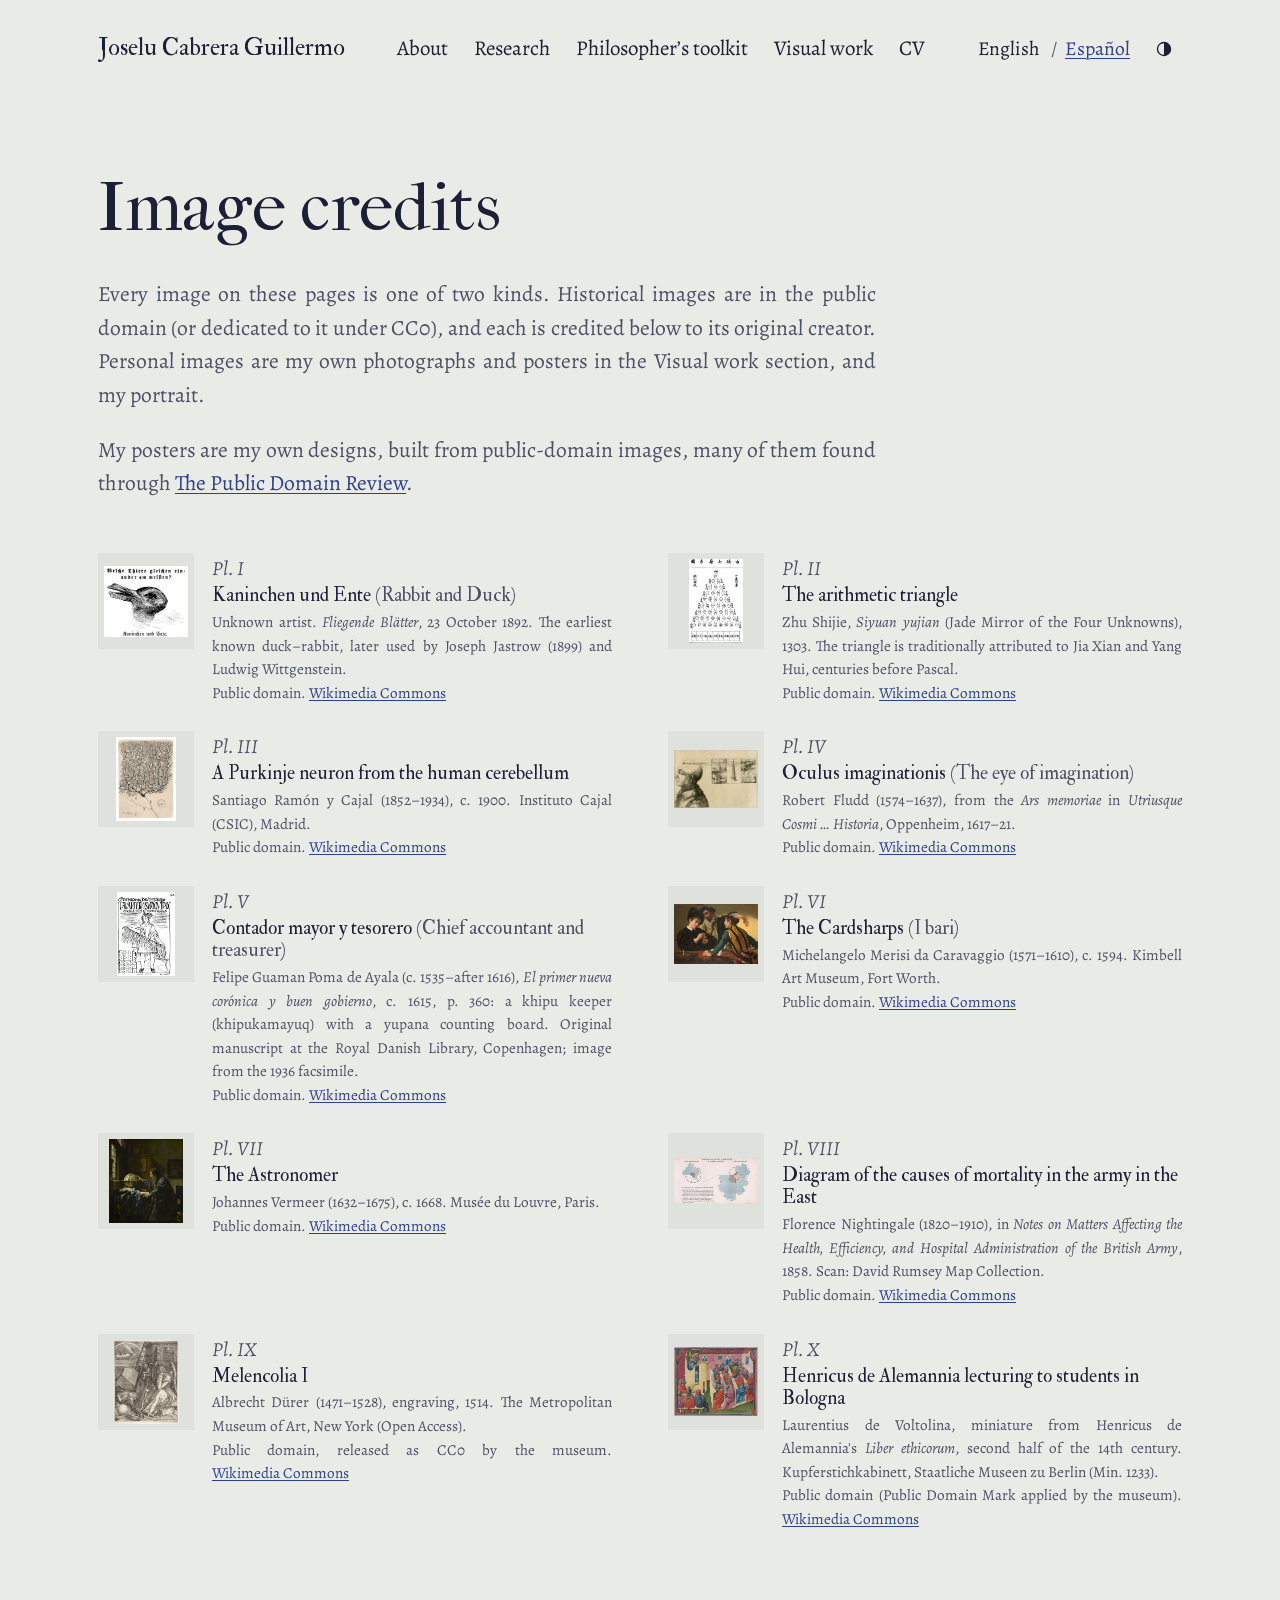
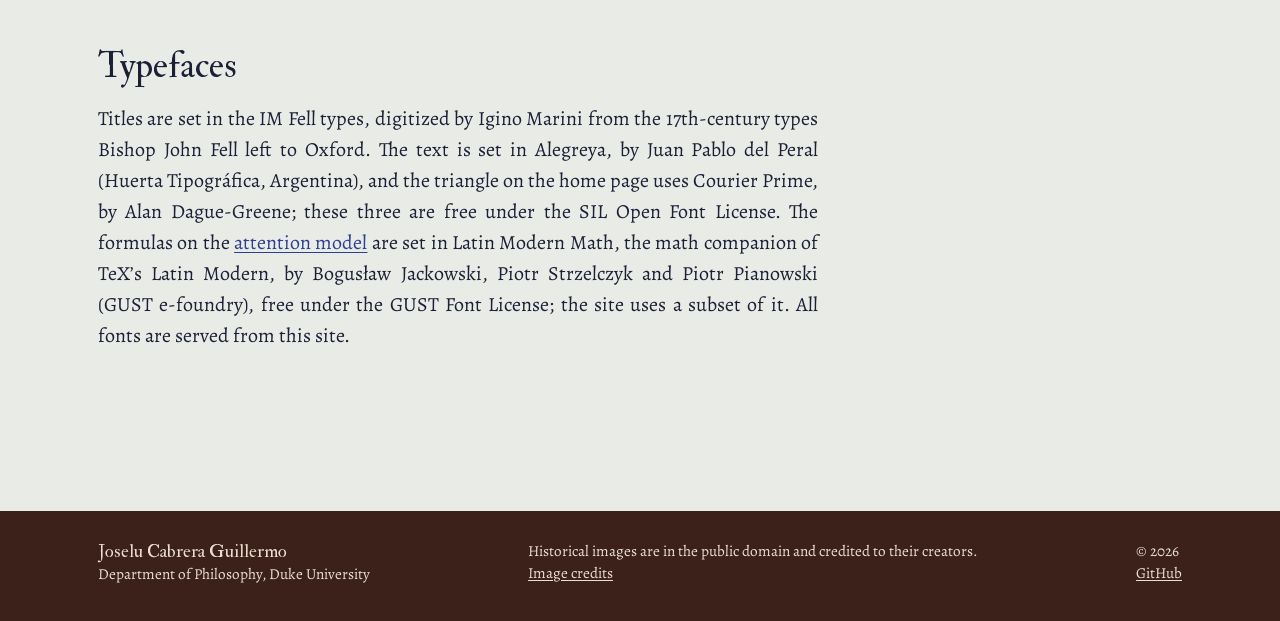
<file: credits.html>
<!doctype html>
<html lang="en" data-lang="en" data-title-en="Image credits — Joselu Cabrera Guillermo" data-title-es="Créditos de imágenes — Joselu Cabrera Guillermo">
<head>
  <meta charset="utf-8">
  <meta name="viewport" content="width=device-width, initial-scale=1">
  <title>Image credits — Joselu Cabrera Guillermo</title>
  <meta name="description" content="Credits and licences for every image on this site.">
  <meta name="author" content="Joselu Cabrera Guillermo">
  <!-- Link previews (WhatsApp, Slack, social media) and search engines -->
  <link rel="canonical" href="https://joselu14.github.io/credits.html">
  <meta property="og:type" content="website">
  <meta property="og:site_name" content="Joselu Cabrera Guillermo">
  <meta property="og:title" content="Image credits — Joselu Cabrera Guillermo">
  <meta property="og:description" content="Credits and licences for every image on this site.">
  <meta property="og:url" content="https://joselu14.github.io/credits.html">
  <meta property="og:image" content="https://joselu14.github.io/assets/img/og-card.png">
  <meta property="og:image:width" content="1200">
  <meta property="og:image:height" content="630">
  <meta property="og:image:alt" content="Joselu Cabrera Guillermo, PhD student in Philosophy at Duke University, beside an arithmetic triangle drawn in type">
  <meta property="og:locale" content="en_US">
  <meta property="og:locale:alternate" content="es_PE">
  <meta name="twitter:card" content="summary_large_image">
  <meta name="theme-color" content="#e9ebe6" media="(prefers-color-scheme: light)">
  <meta name="theme-color" content="#141826" media="(prefers-color-scheme: dark)">
  <!-- /Link previews -->
  <!-- Set language and theme before the page paints (remembers the visitor's choice). -->
  <script>
    (function () {
      var d = document.documentElement, l, t;
      try { l = localStorage.getItem("lang"); t = localStorage.getItem("theme"); } catch (e) {}
      if (!l) l = ((navigator.languages && navigator.languages[0]) || navigator.language || "en").toLowerCase().indexOf("es") === 0 ? "es" : "en";
      d.setAttribute("data-lang", l); d.lang = l;
      if (t) d.setAttribute("data-theme", t);
    })();
  </script>
  <link rel="preload" href="assets/fonts/alegreya-latin-wght-normal.woff2" as="font" type="font/woff2" crossorigin>
  <link rel="stylesheet" href="assets/css/fonts.css">
  <link rel="stylesheet" href="assets/css/style.css">
  <link rel="icon" href="assets/img/favicon.svg" type="image/svg+xml">
</head>
<body>
  <a class="skip" href="#main"><span lang="en">Skip to content</span><span lang="es">Ir al contenido</span></a>

  <header class="site-header">
    <div class="wrap">
      <a class="brand" href="index.html">Joselu Cabrera Guillermo</a>
      <nav class="nav" aria-label="Main / Principal">
        <a href="index.html"><span lang="en">About</span><span lang="es">Inicio</span></a>
        <a href="research.html"><span lang="en">Research</span><span lang="es">Investigación</span></a>
        <a href="toolkit.html"><span lang="en">Philosopher’s toolkit</span><span lang="es">Herramientas</span></a>
        <a href="visual.html"><span lang="en">Visual work</span><span lang="es">Obra visual</span></a>
        <a href="cv.html">CV</a>
      </nav>
      <div class="tools">
        <div class="seg" role="group" aria-label="Language / Idioma">
          <button type="button" data-set-lang="en" aria-pressed="true">English</button>
          <button type="button" data-set-lang="es" aria-pressed="false">Español</button>
        </div>
        <button type="button" class="icon-btn" id="theme-toggle" aria-label="Switch light or dark mode"
                data-label-en="Switch light or dark mode" data-label-es="Cambiar a modo claro u oscuro"><svg viewBox="0 0 20 20" width="18" height="18" aria-hidden="true" focusable="false"><circle cx="10" cy="10" r="7.25" fill="none" stroke="currentColor" stroke-width="1.5"/><path d="M10 2.75a7.25 7.25 0 0 1 0 14.5z" fill="currentColor"/></svg></button>
      </div>
    </div>
  </header>

  <main id="main">
    <header class="wrap page-head">
      <h1><span lang="en">Image credits</span><span lang="es">Créditos de imágenes</span></h1>
      <p lang="en">Every image on these pages is one of two kinds. Historical images are in the public domain (or dedicated to it under CC0), and each is credited below to its original creator. Personal images are my own photographs and posters in the Visual work section, and my portrait.</p>
      <p lang="es">Toda imagen de estas páginas es de uno de dos tipos. Las imágenes históricas son de dominio público (o han sido dedicadas a él bajo CC0), y cada una se acredita abajo a su autor original. Las imágenes personales son mis propias fotografías y afiches de la sección Obra visual, y mi retrato.</p>
      <p lang="en">My posters are my own designs, built from public-domain images, many of them found through <a href="https://publicdomainreview.org/">The Public Domain Review</a>.</p>
      <p lang="es">Mis afiches son diseños propios, hechos con imágenes de dominio público, muchas de ellas encontradas en <a href="https://publicdomainreview.org/">The Public Domain Review</a>.</p>
    </header>

    <section class="wrap" style="padding-top: 8px">
      <!-- To add a plate: download it into assets/img/plates/, add it to get-images list,
           to the PLATES list in assets/js/main.js, and a credit block here. -->
      <div class="credits">

        <div class="credit" id="duck-rabbit">
          <div class="thumb"><img src="assets/img/plates/duck-rabbit.png" alt="" loading="lazy"
            onerror="this.onerror=null;this.src='https://commons.wikimedia.org/wiki/Special:FilePath/Kaninchen_und_Ente.png?width=330'"></div>
          <div>
            <span class="label">Pl. I</span>
            <h3>Kaninchen und Ente <span class="muted">(<span lang="en">Rabbit and Duck</span><span lang="es">Conejo y pato</span>)</span></h3>
            <p><span lang="en">Unknown artist. <em>Fliegende Blätter</em>, 23 October 1892. The earliest known duck–rabbit, later used by Joseph Jastrow (1899) and Ludwig Wittgenstein.</span><span lang="es">Artista desconocido. <em>Fliegende Blätter</em>, 23 de octubre de 1892. El pato-conejo más antiguo que se conoce, luego usado por Joseph Jastrow (1899) y Ludwig Wittgenstein.</span></p>
            <p><span lang="en">Public domain.</span><span lang="es">Dominio público.</span> <a href="https://commons.wikimedia.org/wiki/File:Kaninchen_und_Ente.png">Wiki&shy;me&shy;dia Commons</a></p>
          </div>
        </div>

        <div class="credit" id="yang-hui">
          <div class="thumb"><img src="assets/img/plates/yang-hui-triangle.gif" alt="" loading="lazy"
            onerror="this.onerror=null;this.src='https://commons.wikimedia.org/wiki/Special:FilePath/Yanghui_triangle.gif'"></div>
          <div>
            <span class="label">Pl. II</span>
            <h3><span lang="en">The arithmetic triangle</span><span lang="es">El triángulo aritmético</span></h3>
            <p><span lang="en">Zhu Shijie, <em>Siyuan yujian</em> (Jade Mirror of the Four Unknowns), 1303. The triangle is traditionally attributed to Jia Xian and Yang Hui, centuries before Pascal.</span><span lang="es">Zhu Shijie, <em>Siyuan yujian</em> (Espejo de jade de las cuatro incógnitas), 1303. El triángulo se atribuye tradicionalmente a Jia Xian y Yang Hui, siglos antes que a Pascal.</span></p>
            <p><span lang="en">Public domain.</span><span lang="es">Dominio público.</span> <a href="https://commons.wikimedia.org/wiki/File:Yanghui_triangle.gif">Wiki&shy;me&shy;dia Commons</a></p>
          </div>
        </div>

        <div class="credit" id="cajal">
          <div class="thumb"><img src="assets/img/plates/cajal-purkinje.jpg" alt="" loading="lazy"
            onerror="this.onerror=null;this.src='https://commons.wikimedia.org/wiki/Special:FilePath/Cajal_-_a_purkinje_neuron_from_the_human_cerebellum.jpg?width=330'"></div>
          <div>
            <span class="label">Pl. III</span>
            <h3><span lang="en">A Purkinje neuron from the human cerebellum</span><span lang="es">Una neurona de Purkinje del cerebelo humano</span></h3>
            <p>Santiago Ramón y Cajal (1852–1934), c. 1900. Instituto Cajal (CSIC), Madrid.</p>
            <p><span lang="en">Public domain.</span><span lang="es">Dominio público.</span> <a href="https://commons.wikimedia.org/wiki/File:Cajal_-_a_purkinje_neuron_from_the_human_cerebellum.jpg">Wiki&shy;me&shy;dia Commons</a></p>
          </div>
        </div>

        <div class="credit" id="fludd">
          <div class="thumb"><img src="assets/img/plates/fludd-oculus-imaginationis.jpg" alt="" loading="lazy"
            onerror="this.onerror=null;this.src='https://commons.wikimedia.org/wiki/Special:FilePath/Oculus_imaginationis_inTractatus_1_Section_2_Portion_3_Robert_Fludd%E2%80%99s_Ars_Memoriae_Fludd,_1617.jpg?width=330'"></div>
          <div>
            <span class="label">Pl. IV</span>
            <h3>Oculus imaginationis <span class="muted">(<span lang="en">The eye of imagination</span><span lang="es">El ojo de la imaginación</span>)</span></h3>
            <p><span lang="en">Robert Fludd (1574–1637), from the <em>Ars memoriae</em> in <em>Utriusque Cosmi … Historia</em>, Oppenheim, 1617–21.</span><span lang="es">Robert Fludd (1574–1637), del <em>Ars memoriae</em> en <em>Utriusque Cosmi … Historia</em>, Oppenheim, 1617–21.</span></p>
            <p><span lang="en">Public domain.</span><span lang="es">Dominio público.</span> <a href="https://commons.wikimedia.org/wiki/File:Oculus_imaginationis_inTractatus_1_Section_2_Portion_3_Robert_Fludd%E2%80%99s_Ars_Memoriae_Fludd,_1617.jpg">Wiki&shy;me&shy;dia Commons</a></p>
          </div>
        </div>

        <div class="credit" id="guaman-poma">
          <div class="thumb"><img src="assets/img/plates/guaman-poma-contador.png" alt="" loading="lazy"
            onerror="this.onerror=null;this.src='https://commons.wikimedia.org/wiki/Special:FilePath/Nueva_cor%C3%B3nica_y_buen_gobierno_(1936_facsimile)_p360.png'"></div>
          <div>
            <span class="label">Pl. V</span>
            <h3>Contador mayor y tesorero <span class="muted" lang="en">(Chief accountant and treasurer)</span></h3>
            <p><span lang="en">Felipe Guaman Poma de Ayala (c. 1535–after 1616), <em>El primer nueva corónica y buen gobierno</em>, c. 1615, p. 360: a khipu keeper (khipukamayuq) with a yupana counting board. Original manuscript at the Royal Danish Library, Copenhagen; image from the 1936 facsimile.</span><span lang="es">Felipe Guaman Poma de Ayala (c. 1535–después de 1616), <em>El primer nueva corónica y buen gobierno</em>, c. 1615, p. 360: un quipucamayoc con su yupana. Manuscrito original en la Biblioteca Real de Dinamarca, Copenhague; imagen del facsímil de 1936.</span></p>
            <p><span lang="en">Public domain.</span><span lang="es">Dominio público.</span> <a href="https://commons.wikimedia.org/wiki/File:Nueva_cor%C3%B3nica_y_buen_gobierno_(1936_facsimile)_p360.png">Wiki&shy;me&shy;dia Commons</a></p>
          </div>
        </div>

        <div class="credit" id="cardsharps">
          <div class="thumb"><img src="assets/img/plates/caravaggio-cardsharps.jpg" alt="" loading="lazy"
            onerror="this.onerror=null;this.src='https://commons.wikimedia.org/wiki/Special:FilePath/Caravaggio_(Michelangelo_Merisi)_-_The_Cardsharps_-_Google_Art_Project.jpg?width=330'"></div>
          <div>
            <span class="label">Pl. VI</span>
            <h3><span lang="en">The Cardsharps</span><span lang="es">Los tramposos</span> <span class="muted">(I bari)</span></h3>
            <p>Michelangelo Merisi da Caravaggio (1571–1610), c. 1594. Kimbell Art Museum, Fort Worth.</p>
            <p><span lang="en">Public domain.</span><span lang="es">Dominio público.</span> <a href="https://commons.wikimedia.org/wiki/File:Caravaggio_(Michelangelo_Merisi)_-_The_Cardsharps_-_Google_Art_Project.jpg">Wiki&shy;me&shy;dia Commons</a></p>
          </div>
        </div>

        <div class="credit" id="astronomer">
          <div class="thumb"><img src="assets/img/plates/vermeer-astronomer.jpg" alt="" loading="lazy"
            onerror="this.onerror=null;this.src='https://commons.wikimedia.org/wiki/Special:FilePath/Johannes_Vermeer_-_The_Astronomer_-_1668.jpg?width=330'"></div>
          <div>
            <span class="label">Pl. VII</span>
            <h3><span lang="en">The Astronomer</span><span lang="es">El astrónomo</span></h3>
            <p><span lang="en">Johannes Vermeer (1632–1675), c. 1668. Musée du Louvre, Paris.</span><span lang="es">Johannes Vermeer (1632–1675), c. 1668. Museo del Louvre, París.</span></p>
            <p><span lang="en">Public domain.</span><span lang="es">Dominio público.</span> <a href="https://commons.wikimedia.org/wiki/File:Johannes_Vermeer_-_The_Astronomer_-_1668.jpg">Wiki&shy;me&shy;dia Commons</a></p>
          </div>
        </div>

        <div class="credit" id="nightingale">
          <div class="thumb"><img src="assets/img/plates/nightingale-rose.jpg" alt="" loading="lazy"
            onerror="this.onerror=null;this.src='https://commons.wikimedia.org/wiki/Special:FilePath/Nightingale-mortality.jpg?width=330'"></div>
          <div>
            <span class="label">Pl. VIII</span>
            <h3><span lang="en">Diagram of the causes of mortality in the army in the East</span><span lang="es">Diagrama de las causas de mortalidad en el ejército de Oriente</span></h3>
            <p><span lang="en">Florence Nightingale (1820–1910), in <em>Notes on Matters Affecting the Health, Efficiency, and Hospital Administration of the British Army</em>, 1858. Scan: David Rumsey Map Collection.</span><span lang="es">Florence Nightingale (1820–1910), en <em>Notes on Matters Affecting the Health, Efficiency, and Hospital Administration of the British Army</em>, 1858. Escaneo: David Rumsey Map Collection.</span></p>
            <p><span lang="en">Public domain.</span><span lang="es">Dominio público.</span> <a href="https://commons.wikimedia.org/wiki/File:Nightingale-mortality.jpg">Wiki&shy;me&shy;dia Commons</a></p>
          </div>
        </div>

        <div class="credit" id="melencolia">
          <div class="thumb"><img src="assets/img/plates/durer-melencolia.jpg" alt="" loading="lazy"
            onerror="this.onerror=null;this.src='https://commons.wikimedia.org/wiki/Special:FilePath/Melencolia_I_MET_DP815742.jpg?width=330'"></div>
          <div>
            <span class="label">Pl. IX</span>
            <h3>Me&shy;len&shy;co&shy;lia I</h3>
            <p><span lang="en">Albrecht Dürer (1471–1528), engraving, 1514. The Metropolitan Museum of Art, New York (Open Access).</span><span lang="es">Albrecht Dürer (1471–1528), grabado, 1514. The Metropolitan Museum of Art, Nueva York (Open Access).</span></p>
            <p><span lang="en">Public domain, released as CC0 by the museum.</span><span lang="es">Dominio público, liberado como CC0 por el museo.</span> <a href="https://commons.wikimedia.org/wiki/File:Melencolia_I_MET_DP815742.jpg">Wiki&shy;me&shy;dia Commons</a></p>
          </div>
        </div>

        <div class="credit" id="voltolina">
          <div class="thumb"><img src="assets/img/plates/voltolina-lecture-bologna.jpg" alt="" loading="lazy"
            onerror="this.onerror=null;this.src='https://commons.wikimedia.org/wiki/Special:FilePath/Laurentius_de_Voltolina_Vorlesung_vor_Studenten_-_Min_1233_-_Kupferstichkabinett_Berlin.jpg?width=330'"></div>
          <div>
            <span class="label">Pl. X</span>
            <h3><span lang="en">Hen&shy;ri&shy;cus de Ale&shy;man&shy;nia lecturing to students in Bologna</span><span lang="es">Hen&shy;ri&shy;cus de Ale&shy;man&shy;nia dando lección a sus estudiantes en Bolonia</span></h3>
            <p><span lang="en">Laurentius de Vol&shy;to&shy;li&shy;na, miniature from Hen&shy;ri&shy;cus de Ale&shy;man&shy;nia's <em>Liber ethicorum</em>, second half of the 14th century. Kup&shy;fer&shy;stich&shy;ka&shy;bi&shy;nett, Staatliche Museen zu Berlin (Min. 1233).</span><span lang="es">Laurentius de Vol&shy;to&shy;li&shy;na, miniatura del <em>Liber ethicorum</em> de Hen&shy;ri&shy;cus de Ale&shy;man&shy;nia, segunda mitad del siglo XIV. Kup&shy;fer&shy;stich&shy;ka&shy;bi&shy;nett, Staatliche Museen zu Berlin (Min. 1233).</span></p>
            <p><span lang="en">Public domain (Public Domain Mark applied by the museum).</span><span lang="es">Dominio público (marcado como tal por el propio museo).</span> <a href="https://commons.wikimedia.org/wiki/File:Laurentius_de_Voltolina_Vorlesung_vor_Studenten_-_Min_1233_-_Kupferstichkabinett_Berlin.jpg">Wiki&shy;me&shy;dia Commons</a></p>
          </div>
        </div>
      </div>
    </section>

    <section class="wrap">
      <h2><span lang="en">Typefaces</span><span lang="es">Tipografías</span></h2>
      <p class="measure" lang="en">Titles are set in the IM Fell types, digitized by Igino Marini from the 17th-century types Bishop John Fell left to Oxford. The text is set in Alegreya, by Juan Pablo del Peral (Huerta Tipográfica, Argentina), and the triangle on the home page uses Courier Prime, by Alan Dague-Greene; these three are free under the SIL Open Font License. The formulas on the <a href="attention.html">attention model</a> are set in Latin Modern Math, the math companion of TeX’s Latin Modern, by Bogusław Jackowski, Piotr Strzelczyk and Piotr Pianowski (GUST e-foundry), free under the GUST Font License; the site uses a subset of it. All fonts are served from this site.</p>
      <p class="measure" lang="es">Los títulos están compuestos en las tipografías IM Fell, digitalizadas por Igino Marini a partir de los tipos del siglo XVII que el obispo John Fell legó a Oxford. El texto está compuesto en Alegreya, de Juan Pablo del Peral (Huerta Tipográfica, Argentina), y el triángulo de la página de inicio usa Courier Prime, de Alan Dague-Greene; las tres son libres bajo la SIL Open Font License. Las fórmulas del <a href="attention.html">modelo de atención</a> están compuestas en Latin Modern Math, la compañera matemática de Latin Modern de TeX, de Bogusław Jackowski, Piotr Strzelczyk y Piotr Pianowski (GUST e-foundry), libre bajo la GUST Font License; el sitio usa un subconjunto. Todas las fuentes se sirven desde este sitio.</p>
    </section>
  </main>

  <footer class="site-footer">
    <div class="wrap">
      <span><span class="who">Joselu Cabrera Guillermo</span><br><span lang="en">De&shy;part&shy;ment of Phi&shy;los&shy;o&shy;phy, Duke Uni&shy;ver&shy;si&shy;ty</span><span lang="es">De&shy;par&shy;ta&shy;men&shy;to de Fi&shy;lo&shy;so&shy;fía, Duke Uni&shy;ver&shy;si&shy;ty</span></span>
      <span><span lang="en">Historical images are in the public domain and credited to their creators.</span><span lang="es">Las imágenes históricas son de dominio público y se acreditan a sus autores.</span><br>
        <a href="credits.html"><span lang="en">Image credits</span><span lang="es">Créditos de imágenes</span></a></span>
      <span>&copy; <span class="year">2026</span><br><a href="https://github.com/Joselu14">GitHub</a></span>
    </div>
  </footer>

  <script src="assets/js/main.js"></script>
</body>
</html>
</file>
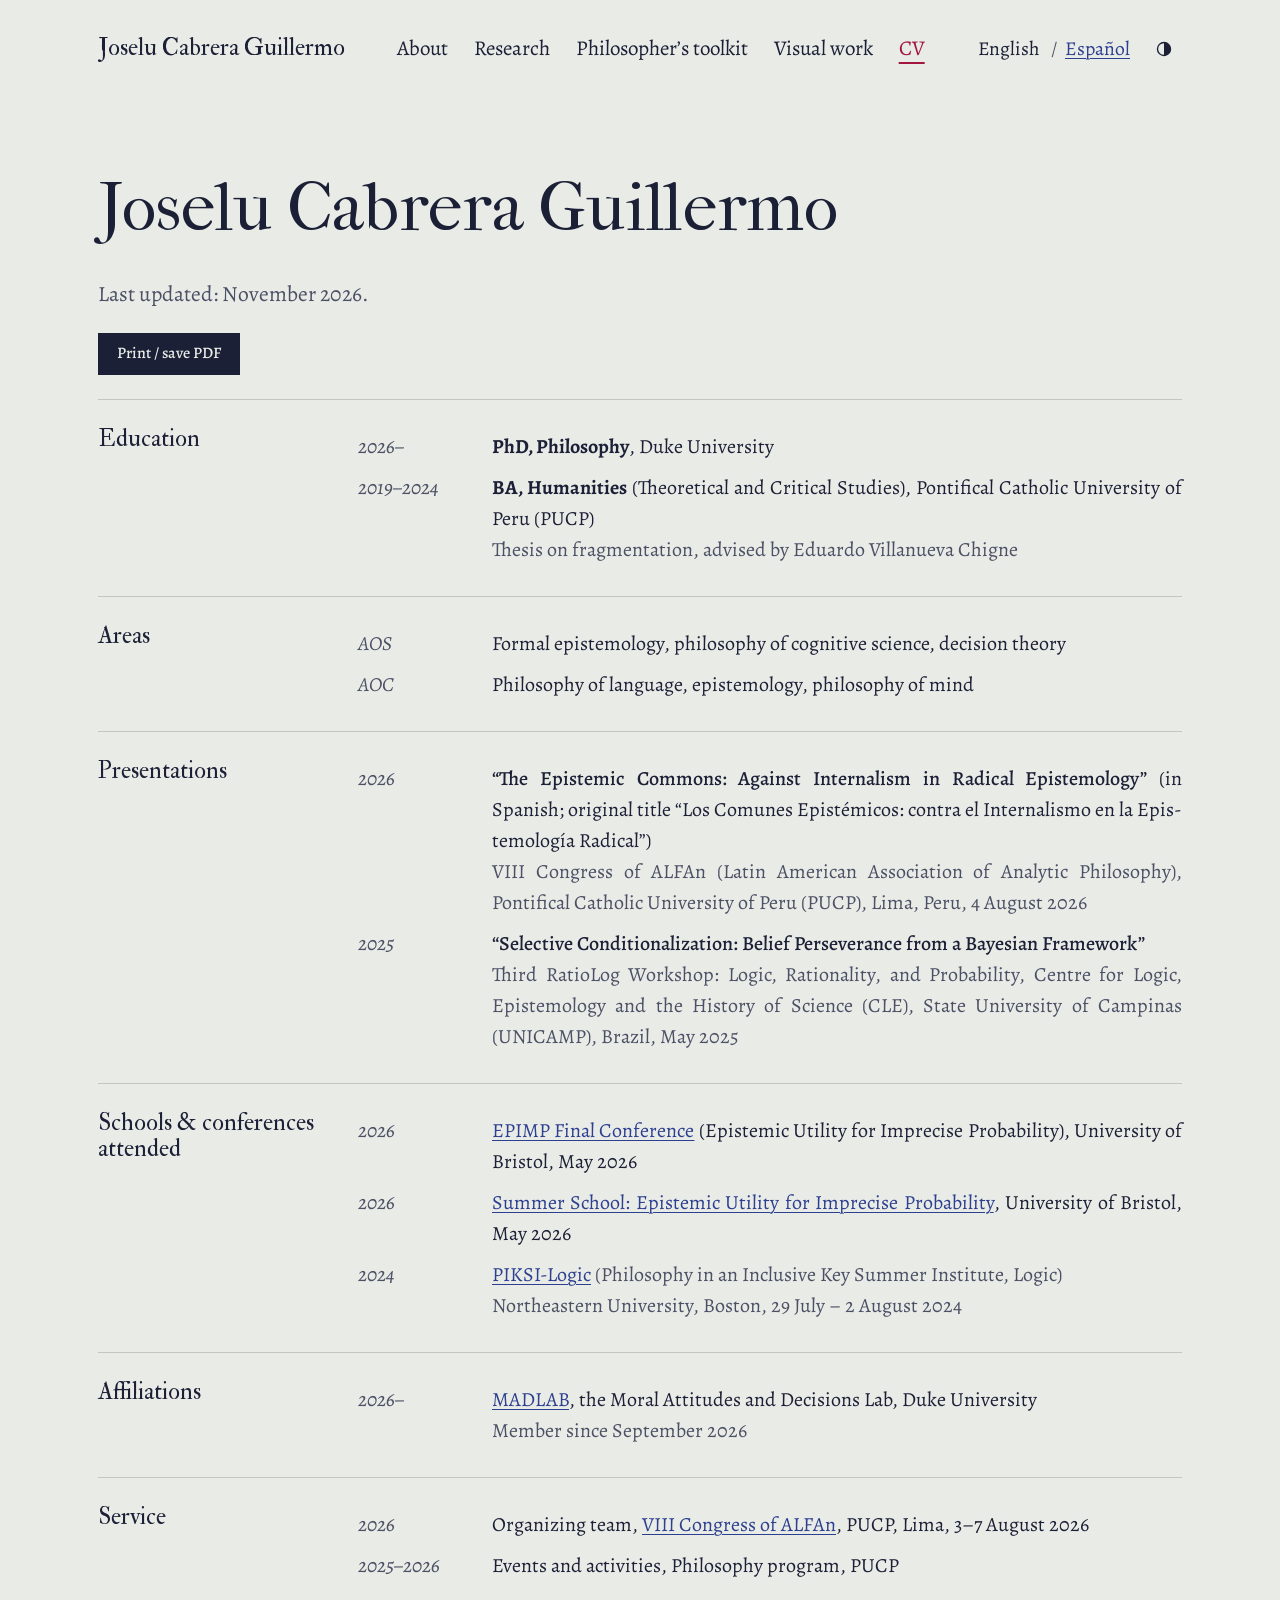
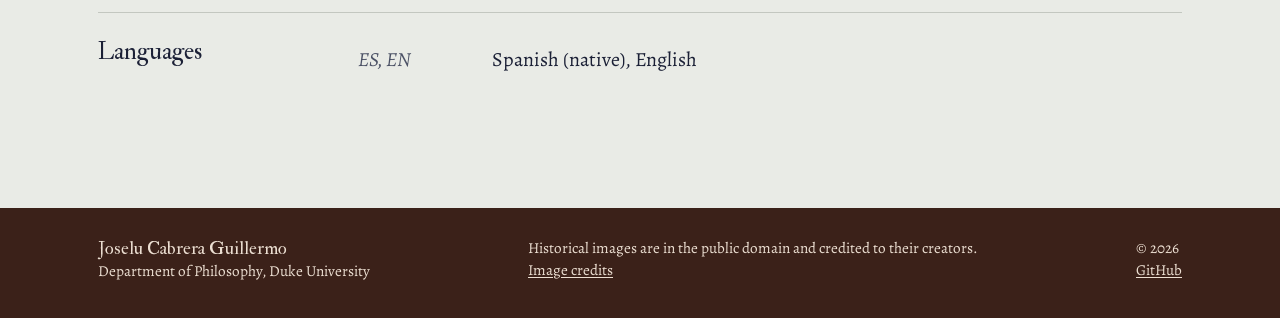
<file: cv.html>
<!doctype html>
<html lang="en" data-lang="en" data-title-en="CV — Joselu Cabrera Guillermo" data-title-es="CV — Joselu Cabrera Guillermo">
<head>
  <meta charset="utf-8">
  <meta name="viewport" content="width=device-width, initial-scale=1">
  <title>CV — Joselu Cabrera Guillermo</title>
  <meta name="description" content="Curriculum vitae of Joselu Cabrera Guillermo, PhD student in Philosophy at Duke University.">
  <meta name="author" content="Joselu Cabrera Guillermo">
  <!-- Link previews (WhatsApp, Slack, social media) and search engines -->
  <link rel="canonical" href="https://joselu14.github.io/cv.html">
  <meta property="og:type" content="website">
  <meta property="og:site_name" content="Joselu Cabrera Guillermo">
  <meta property="og:title" content="CV — Joselu Cabrera Guillermo">
  <meta property="og:description" content="Curriculum vitae of Joselu Cabrera Guillermo, PhD student in Philosophy at Duke University.">
  <meta property="og:url" content="https://joselu14.github.io/cv.html">
  <meta property="og:image" content="https://joselu14.github.io/assets/img/og-card.png">
  <meta property="og:image:width" content="1200">
  <meta property="og:image:height" content="630">
  <meta property="og:image:alt" content="Joselu Cabrera Guillermo, PhD student in Philosophy at Duke University, beside an arithmetic triangle drawn in type">
  <meta property="og:locale" content="en_US">
  <meta property="og:locale:alternate" content="es_PE">
  <meta name="twitter:card" content="summary_large_image">
  <meta name="theme-color" content="#e9ebe6" media="(prefers-color-scheme: light)">
  <meta name="theme-color" content="#141826" media="(prefers-color-scheme: dark)">
  <!-- /Link previews -->
  <!-- Set language and theme before the page paints (remembers the visitor's choice). -->
  <script>
    (function () {
      var d = document.documentElement, l, t;
      try { l = localStorage.getItem("lang"); t = localStorage.getItem("theme"); } catch (e) {}
      if (!l) l = ((navigator.languages && navigator.languages[0]) || navigator.language || "en").toLowerCase().indexOf("es") === 0 ? "es" : "en";
      d.setAttribute("data-lang", l); d.lang = l;
      if (t) d.setAttribute("data-theme", t);
    })();
  </script>
  <link rel="preload" href="assets/fonts/alegreya-latin-wght-normal.woff2" as="font" type="font/woff2" crossorigin>
  <link rel="stylesheet" href="assets/css/fonts.css">
  <link rel="stylesheet" href="assets/css/style.css">
  <link rel="icon" href="assets/img/favicon.svg" type="image/svg+xml">
</head>
<body>
  <a class="skip" href="#main"><span lang="en">Skip to content</span><span lang="es">Ir al contenido</span></a>

  <header class="site-header">
    <div class="wrap">
      <a class="brand" href="index.html">Joselu Cabrera Guillermo</a>
      <nav class="nav" aria-label="Main / Principal">
        <a href="index.html"><span lang="en">About</span><span lang="es">Inicio</span></a>
        <a href="research.html"><span lang="en">Research</span><span lang="es">Investigación</span></a>
        <a href="toolkit.html"><span lang="en">Philosopher’s toolkit</span><span lang="es">Herramientas</span></a>
        <a href="visual.html"><span lang="en">Visual work</span><span lang="es">Obra visual</span></a>
        <a href="cv.html" aria-current="page">CV</a>
      </nav>
      <div class="tools">
        <div class="seg" role="group" aria-label="Language / Idioma">
          <button type="button" data-set-lang="en" aria-pressed="true">English</button>
          <button type="button" data-set-lang="es" aria-pressed="false">Español</button>
        </div>
        <button type="button" class="icon-btn" id="theme-toggle" aria-label="Switch light or dark mode"
                data-label-en="Switch light or dark mode" data-label-es="Cambiar a modo claro u oscuro"><svg viewBox="0 0 20 20" width="18" height="18" aria-hidden="true" focusable="false"><circle cx="10" cy="10" r="7.25" fill="none" stroke="currentColor" stroke-width="1.5"/><path d="M10 2.75a7.25 7.25 0 0 1 0 14.5z" fill="currentColor"/></svg></button>
      </div>
    </div>
  </header>

  <main id="main">
    <header class="wrap page-head">
      <h1>Joselu Cabrera Guillermo</h1>
      <p><span lang="en">Last updated: November 2026.</span><span lang="es">Última actualización: noviembre de 2026.</span></p>
      <!-- Print the selected language, or save it as a PDF in the browser print dialog. -->
      <div class="actions"><button class="btn primary" data-print-cv type="button" hidden><span lang="en">Print / save PDF</span><span lang="es">Imprimir / guardar PDF</span></button></div>
    </header>

    <div class="wrap">
      <div class="cv-section">
        <h2><span lang="en">Education</span><span lang="es">Formación</span></h2>
        <ul>
          <li><span class="when">2026–</span><span><strong>PhD, Phi&shy;los&shy;o&shy;phy</strong>, Duke Uni&shy;ver&shy;si&shy;ty</span></li>
          <li><span class="when">2019–2024</span><span><span lang="en"><strong>BA, Hu&shy;man&shy;i&shy;ties</strong> (The&shy;o&shy;ret&shy;i&shy;cal and Crit&shy;i&shy;cal Studies)</span><span lang="es"><strong>Bachiller en Hu&shy;ma&shy;ni&shy;da&shy;des</strong> (Estudios Teó&shy;ri&shy;cos y Crí&shy;ti&shy;cos)</span>, <span lang="en">Pontifical Catholic Uni&shy;ver&shy;si&shy;ty of Peru (PUCP)</span><span lang="es">Pon&shy;ti&shy;fi&shy;cia Uni&shy;ver&shy;si&shy;dad Ca&shy;tó&shy;li&shy;ca del Perú</span><br>
            <span class="muted"><span lang="en">Thesis on fragmentation, advised by Eduardo Villanueva Chigne</span><span lang="es">Tesis sobre fragmentación, asesorada por Eduardo Villanueva Chigne</span></span></span></li>
        </ul>
      </div>

      <div class="cv-section">
        <h2><span lang="en">Areas</span><span lang="es">Áreas</span></h2>
        <ul>
          <li><span class="when">AOS</span><span><span lang="en">Formal epistemology, philosophy of cognitive science, decision theory</span><span lang="es">Epis&shy;te&shy;mo&shy;lo&shy;gía formal, filosofía de la ciencia cognitiva, teoría de la decisión</span></span></li>
          <li><span class="when">AOC</span><span><span lang="en">Phi&shy;los&shy;o&shy;phy of language, epistemology, philosophy of mind</span><span lang="es">Fi&shy;lo&shy;so&shy;fía del lenguaje, epistemología, filosofía de la mente</span></span></li>
        </ul>
      </div>

      <div class="cv-section">
        <h2><span lang="en">Presentations</span><span lang="es">Ponencias</span></h2>
        <ul>
          <li><span class="when">2026</span><span><strong class="talk"><span lang="en">“The Epistemic Commons: Against Internalism in Radical Epistemology”</span><span lang="es">“Los Comunes Epis&shy;té&shy;mi&shy;cos: contra el In&shy;ter&shy;na&shy;lis&shy;mo en la Epis&shy;te&shy;mo&shy;lo&shy;gía Radical”</span></strong><span lang="en"> (in Spanish; original title “Los Comunes Epis&shy;té&shy;mi&shy;cos: contra el In&shy;ter&shy;na&shy;lis&shy;mo en la Epis&shy;te&shy;mo&shy;lo&shy;gía Radical”)</span><br>
            <span class="muted"><span lang="en">VIII Con&shy;gress of ALFAn (Latin American As&shy;so&shy;ci&shy;a&shy;tion of An&shy;a&shy;lyt&shy;ic Phi&shy;los&shy;o&shy;phy), Pontifical Catholic Uni&shy;ver&shy;si&shy;ty of Peru (PUCP), Lima, Peru, 4 August 2026</span><span lang="es">VIII Con&shy;gre&shy;so de ALFAn (Aso&shy;cia&shy;ción La&shy;ti&shy;no&shy;ame&shy;ri&shy;ca&shy;na de Fi&shy;lo&shy;so&shy;fía Ana&shy;lí&shy;ti&shy;ca), Pon&shy;ti&shy;fi&shy;cia Uni&shy;ver&shy;si&shy;dad Ca&shy;tó&shy;li&shy;ca del Perú (PUCP), Lima, Perú, 4 de agosto de 2026</span></span></span></li>
          <li><span class="when">2025</span><span><strong class="talk">“Selective Conditionalization: Belief Perseverance from a Bayesian Framework”</strong><br>
            <span class="muted"><span lang="en">Third RatioLog Workshop: Logic, Rationality, and Probability, Centre for Logic, Epistemology and the History of Science (CLE), State Uni&shy;ver&shy;si&shy;ty of Cam&shy;pi&shy;nas (UNICAMP), Brazil, May 2025</span><span lang="es">Tercer RatioLog Workshop: Logic, Rationality, and Probability, Centro de Lógica, Epistemologia e História da Ciência (CLE), Uni&shy;ver&shy;si&shy;da&shy;de Es&shy;ta&shy;dual de Cam&shy;pi&shy;nas (UNICAMP), Brasil, mayo de 2025</span></span></span></li>
          <!-- <li><span class="when">20XX</span><span>Northeastern Epistemology Workshop (comments by Cat Saint-Croix)</span></li> -->
        </ul>
      </div>

      <div class="cv-section">
        <h2><span lang="en">Schools &amp; conferences attended</span><span lang="es">Escuelas y congresos</span></h2>
        <ul>
          <li><span class="when">2026</span><span><span lang="en"><a href="https://ep-imp.gitlab.io/final-conference-2026/">EPIMP Final Conference</a> (Epistemic Utility for Imprecise Probability), Uni&shy;ver&shy;si&shy;ty of Bristol, May 2026</span><span lang="es"><a href="https://ep-imp.gitlab.io/final-conference-2026/">Conferencia final de EPIMP</a> (Epistemic Utility for Imprecise Probability), Uni&shy;ver&shy;si&shy;dad de Bristol, mayo de 2026</span></span></li>
          <li><span class="when">2026</span><span><span lang="en"><a href="https://www.bristol.ac.uk/arts-law-social-sciences/events/2026/may/philsummer-school-epistemic-utility-for-imprecise-probability.html">Summer School: Epistemic Utility for Imprecise Probability</a>, Uni&shy;ver&shy;si&shy;ty of Bristol, May 2026</span><span lang="es"><a href="https://www.bristol.ac.uk/arts-law-social-sciences/events/2026/may/philsummer-school-epistemic-utility-for-imprecise-probability.html">Escuela de verano: Epistemic Utility for Imprecise Probability</a>, Uni&shy;ver&shy;si&shy;dad de Bristol, mayo de 2026</span></span></li>
          <li><span class="when">2024</span><span><a href="https://philevents.org/event/show/118357">PIKSI-Logic</a> <span class="muted">(Phi&shy;los&shy;o&shy;phy in an Inclusive Key Summer Institute, Logic)</span><br><span class="muted"><span lang="en">Northeastern Uni&shy;ver&shy;si&shy;ty, Boston, 29 July – 2 August 2024</span><span lang="es">Northeastern Uni&shy;ver&shy;si&shy;ty, Boston, 29 de julio – 2 de agosto de 2024</span></span></span></li>
        </ul>
      </div>

      <div class="cv-section">
        <h2><span lang="en">Affiliations</span><span lang="es">Afiliaciones</span></h2>
        <ul>
          <li><span class="when">2026–</span><span><a href="https://kenan.ethics.duke.edu/mad-lab/">MADLAB</a>, the Moral At&shy;ti&shy;tudes and De&shy;ci&shy;sions Lab, Duke Uni&shy;ver&shy;si&shy;ty<br><span class="muted"><span lang="en">Member since September 2026</span><span lang="es">Miembro desde septiembre de 2026</span></span></span></li>
        </ul>
      </div>

      <div class="cv-section">
        <h2><span lang="en">Service</span><span lang="es">Servicio</span></h2>
        <ul>
          <li><span class="when">2026</span><span><span lang="en">Organizing team, <a href="https://alfan.org/en/8th-alfan-conference-program/">VIII Con&shy;gress of ALFAn</a>, PUCP, Lima, 3–7 August 2026</span><span lang="es">Equipo organizador, <a href="https://alfan.org/en/8th-alfan-conference-program/">VIII Con&shy;gre&shy;so de ALFAn</a>, PUCP, Lima, 3–7 de agosto de 2026</span></span></li>
          <li><span class="when">2025–2026</span><span><span lang="en">Events and activities, Phi&shy;los&shy;o&shy;phy program, PUCP</span><span lang="es">Eventos y actividades, especialidad de Fi&shy;lo&shy;so&shy;fía, PUCP</span></span></li>
        </ul>
      </div>

      <div class="cv-section">
        <h2><span lang="en">Languages</span><span lang="es">Idiomas</span></h2>
        <ul>
          <li><span class="when">ES, EN</span><span><span lang="en">Spanish (native), English</span><span lang="es">Castellano (lengua materna), inglés</span></span></li>
        </ul>
      </div>
    </div>
  </main>

  <footer class="site-footer">
    <div class="wrap">
      <span><span class="who">Joselu Cabrera Guillermo</span><br><span lang="en">De&shy;part&shy;ment of Phi&shy;los&shy;o&shy;phy, Duke Uni&shy;ver&shy;si&shy;ty</span><span lang="es">De&shy;par&shy;ta&shy;men&shy;to de Fi&shy;lo&shy;so&shy;fía, Duke Uni&shy;ver&shy;si&shy;ty</span></span>
      <span><span lang="en">Historical images are in the public domain and credited to their creators.</span><span lang="es">Las imágenes históricas son de dominio público y se acreditan a sus autores.</span><br>
        <a href="credits.html"><span lang="en">Image credits</span><span lang="es">Créditos de imágenes</span></a></span>
      <span>&copy; <span class="year">2026</span><br><a href="https://github.com/Joselu14">GitHub</a></span>
    </div>
  </footer>

  <script src="assets/js/main.js"></script>
</body>
</html>
</file>
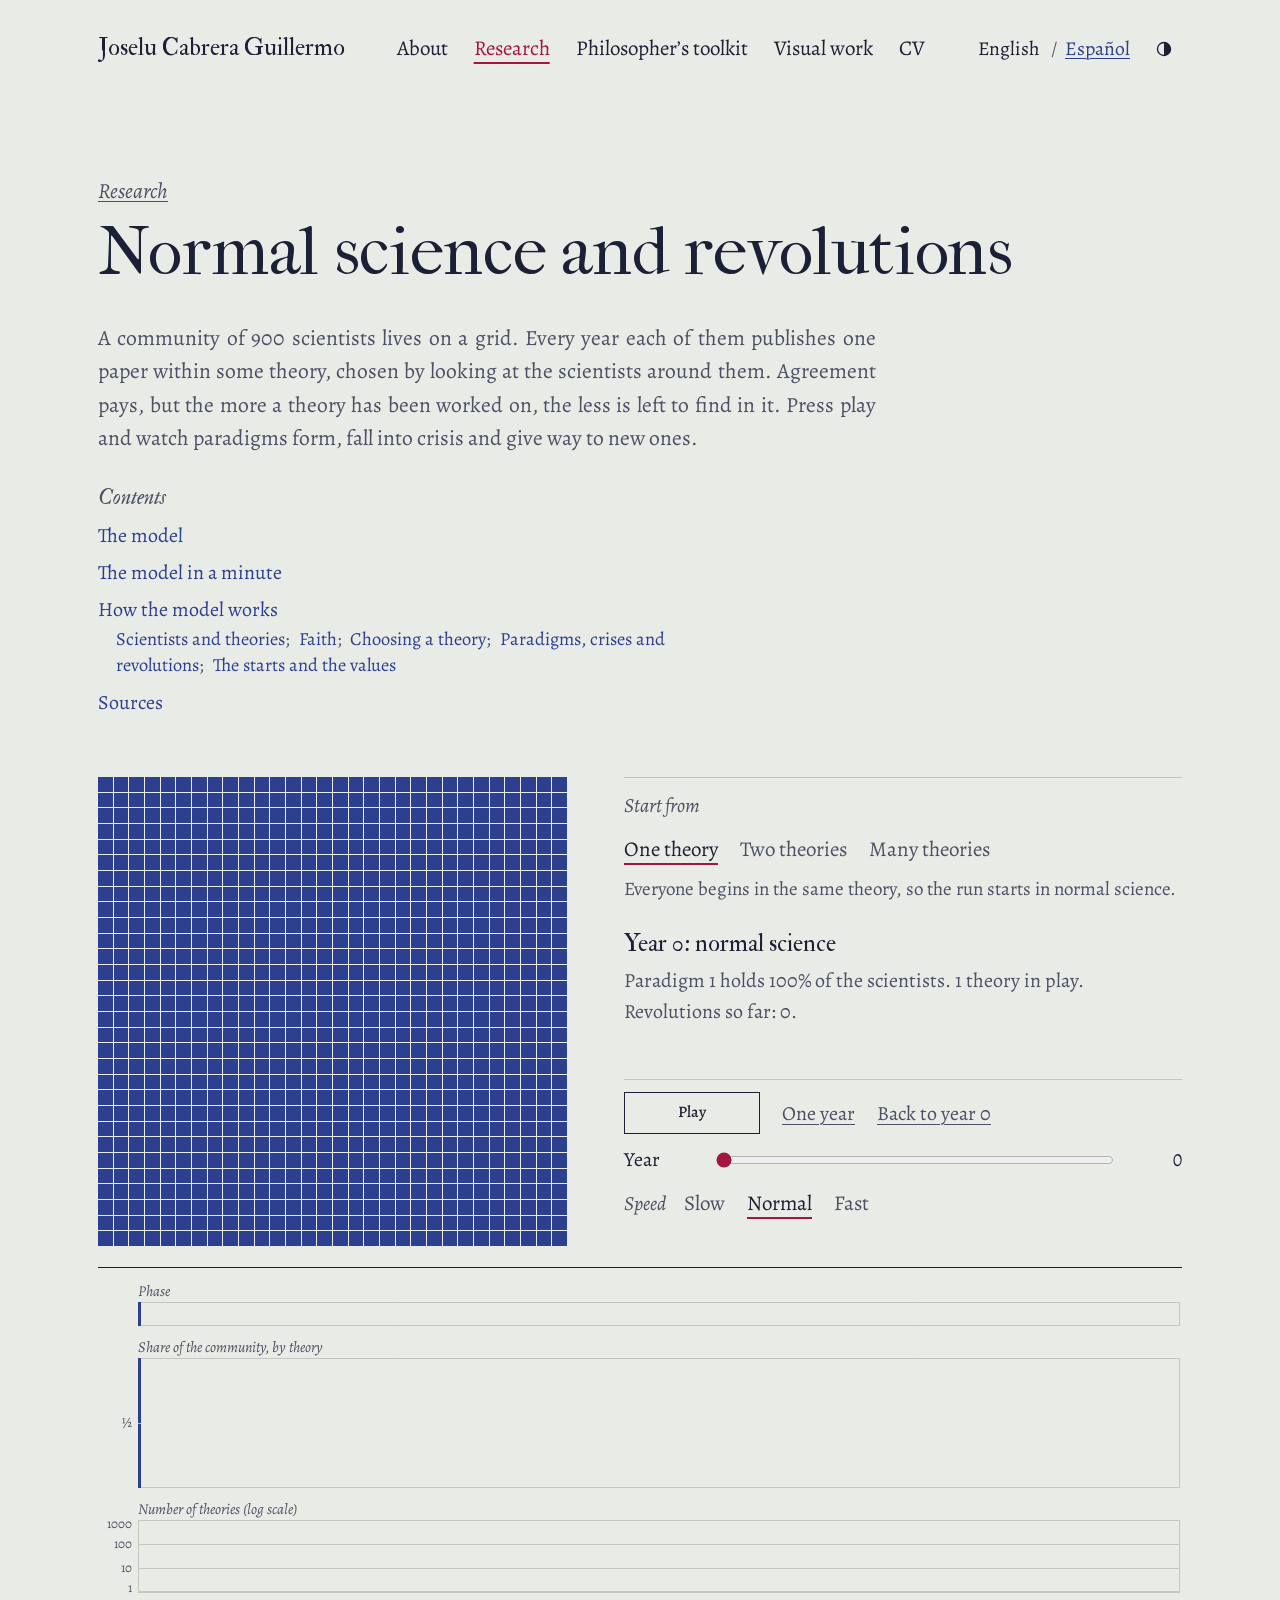
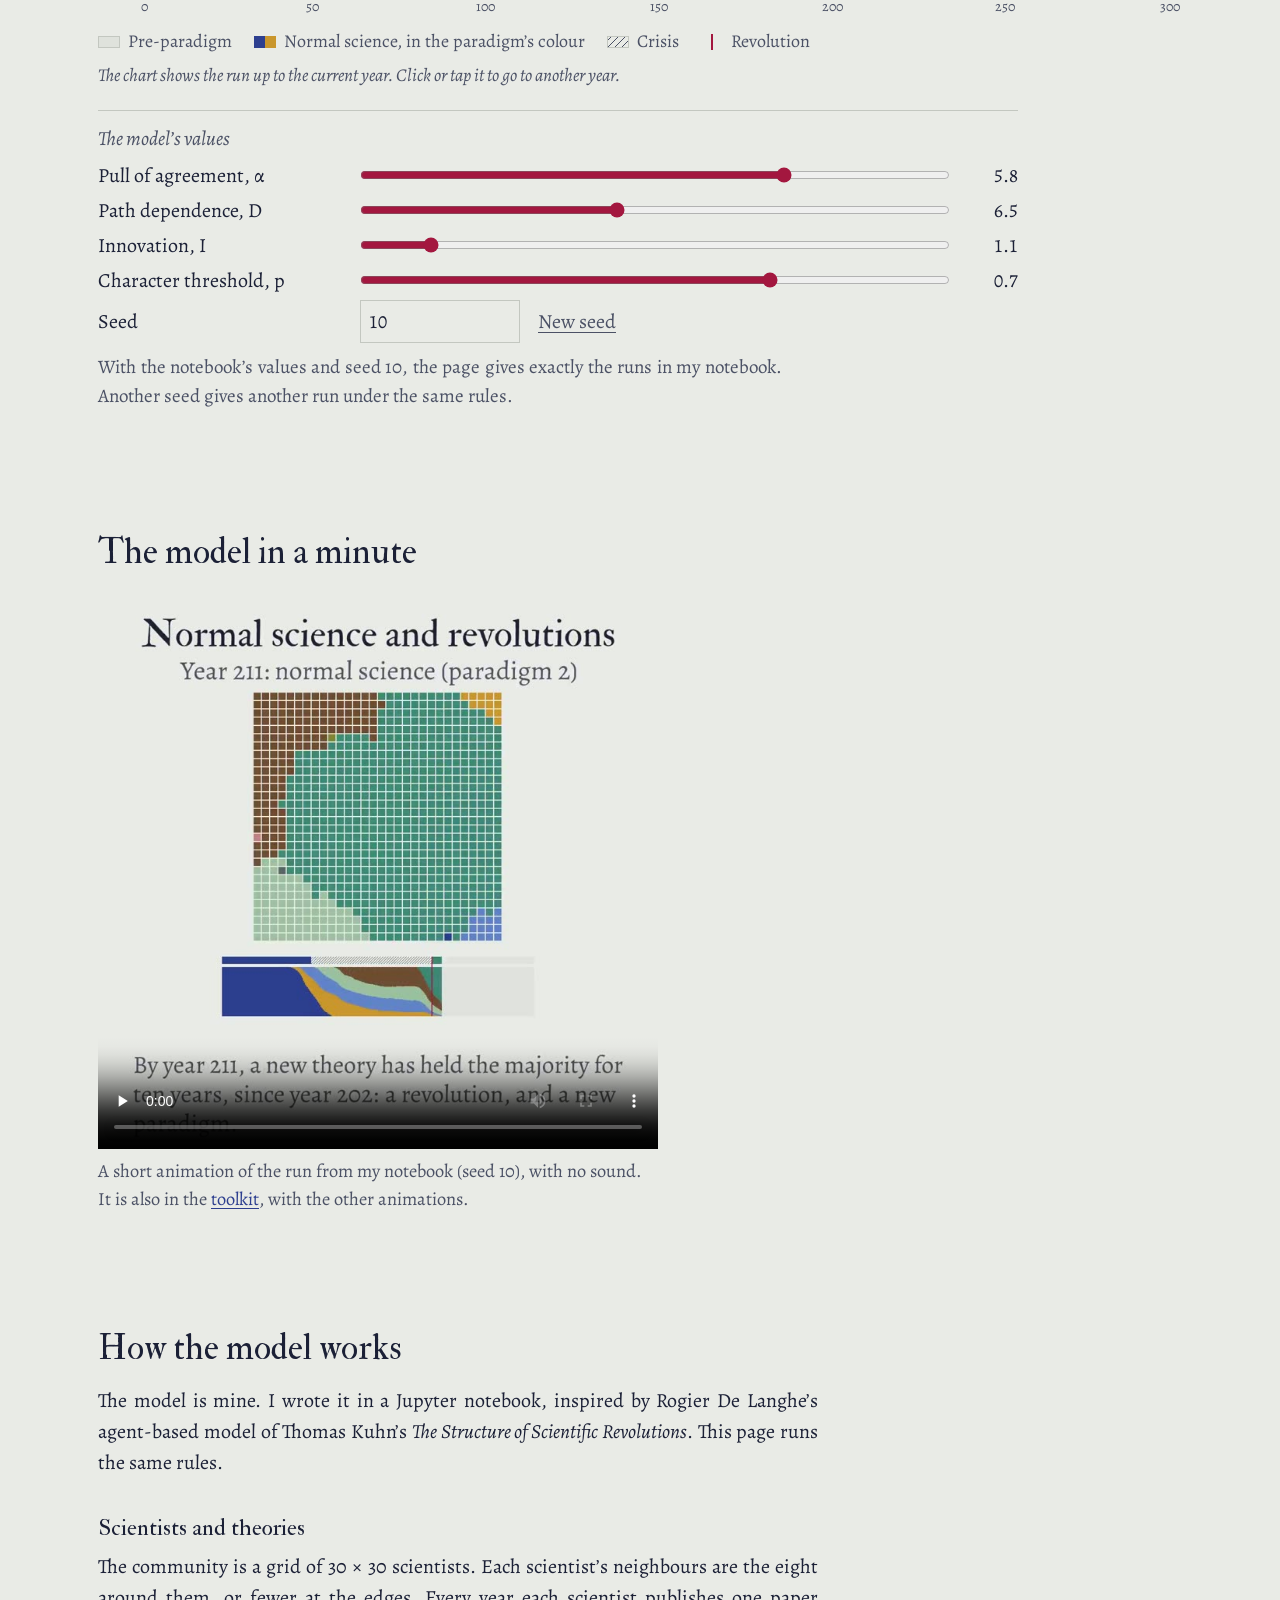
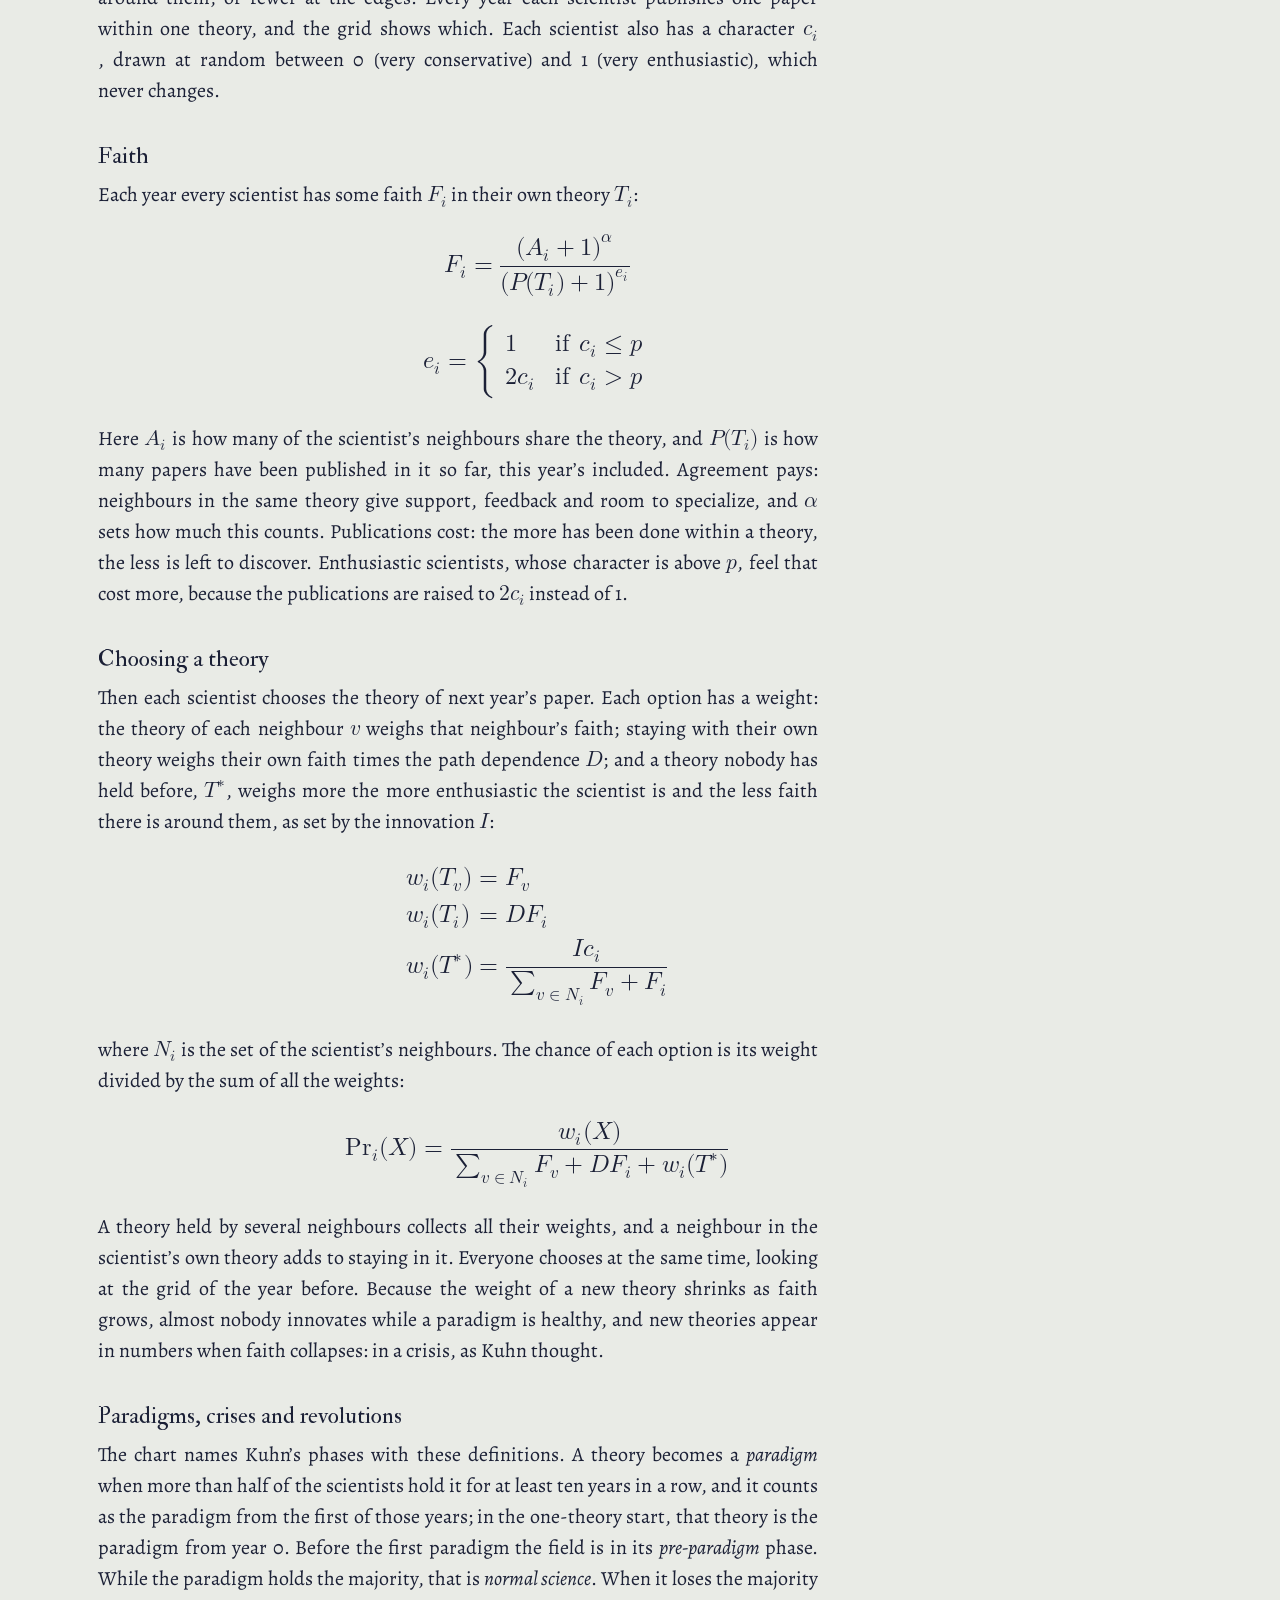
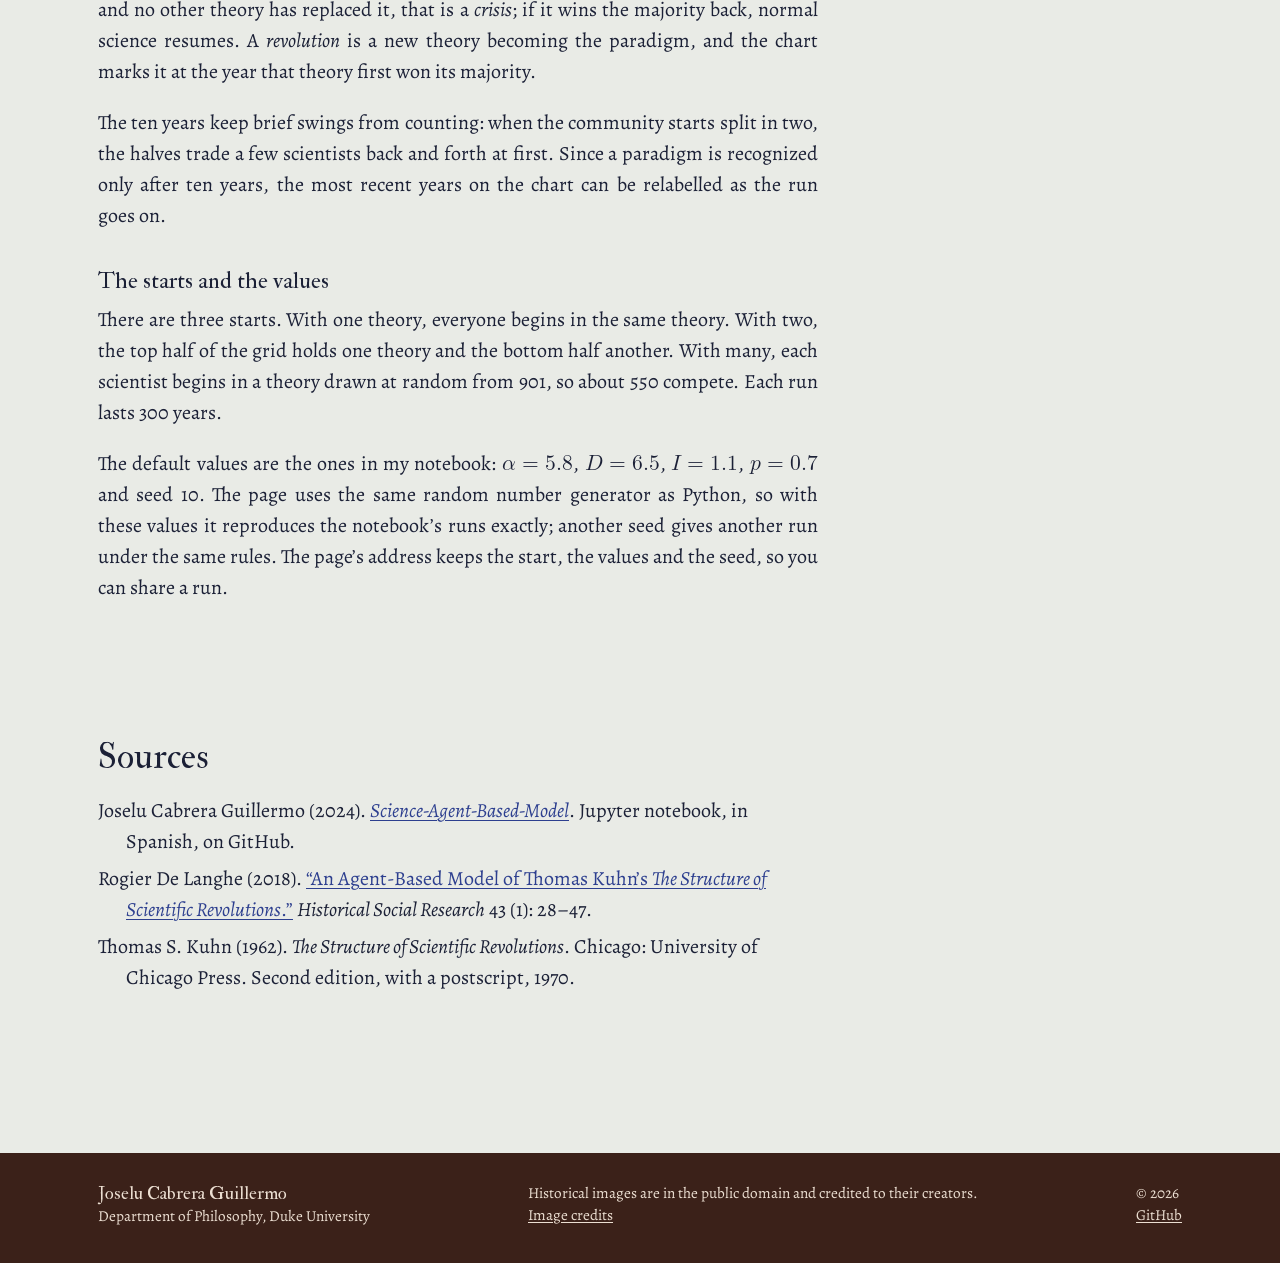
<file: kuhn.html>
<!doctype html>
<html lang="en" data-lang="en" data-title-en="Normal science and revolutions — Joselu Cabrera Guillermo" data-title-es="Ciencia normal y revoluciones — Joselu Cabrera Guillermo">
<head>
  <meta charset="utf-8">
  <meta name="viewport" content="width=device-width, initial-scale=1">
  <title>Normal science and revolutions — Joselu Cabrera Guillermo</title>
  <meta name="description" content="An interactive agent-based model of Kuhn’s Structure of Scientific Revolutions by Joselu Cabrera Guillermo: 900 scientists on a grid choose theories, and paradigms form, fall into crisis and give way to new ones.">
  <meta name="author" content="Joselu Cabrera Guillermo">
  <!-- Link previews (WhatsApp, Slack, social media) and search engines -->
  <link rel="canonical" href="https://joselu14.github.io/kuhn.html">
  <meta property="og:type" content="website">
  <meta property="og:site_name" content="Joselu Cabrera Guillermo">
  <meta property="og:title" content="Normal science and revolutions — Joselu Cabrera Guillermo">
  <meta property="og:description" content="An interactive agent-based model of Kuhn’s Structure of Scientific Revolutions by Joselu Cabrera Guillermo: 900 scientists on a grid choose theories, and paradigms form, fall into crisis and give way to new ones.">
  <meta property="og:url" content="https://joselu14.github.io/kuhn.html">
  <meta property="og:image" content="https://joselu14.github.io/assets/img/og-card.png">
  <meta property="og:image:width" content="1200">
  <meta property="og:image:height" content="630">
  <meta property="og:image:alt" content="Joselu Cabrera Guillermo, PhD student in Philosophy at Duke University, beside an arithmetic triangle drawn in type">
  <meta property="og:locale" content="en_US">
  <meta property="og:locale:alternate" content="es_PE">
  <meta name="twitter:card" content="summary_large_image">
  <meta name="theme-color" content="#e9ebe6" media="(prefers-color-scheme: light)">
  <meta name="theme-color" content="#141826" media="(prefers-color-scheme: dark)">
  <!-- /Link previews -->
  <!-- Set language and theme before the page paints (remembers the visitor's choice). -->
  <script>
    (function () {
      var d = document.documentElement, l, t;
      try { l = localStorage.getItem("lang"); t = localStorage.getItem("theme"); } catch (e) {}
      if (!l) l = ((navigator.languages && navigator.languages[0]) || navigator.language || "en").toLowerCase().indexOf("es") === 0 ? "es" : "en";
      d.setAttribute("data-lang", l); d.lang = l;
      if (t) d.setAttribute("data-theme", t);
    })();
  </script>
  <link rel="preload" href="assets/fonts/alegreya-latin-wght-normal.woff2" as="font" type="font/woff2" crossorigin>
  <link rel="stylesheet" href="assets/css/fonts.css">
  <link rel="stylesheet" href="assets/css/style.css">
  <link rel="icon" href="assets/img/favicon.svg" type="image/svg+xml">
</head>
<body>
  <a class="skip" href="#main"><span lang="en">Skip to content</span><span lang="es">Ir al contenido</span></a>

  <header class="site-header">
    <div class="wrap">
      <a class="brand" href="index.html">Joselu Cabrera Guillermo</a>
      <nav class="nav" aria-label="Main / Principal">
        <a href="index.html"><span lang="en">About</span><span lang="es">Inicio</span></a>
        <a href="research.html" aria-current="page"><span lang="en">Research</span><span lang="es">Investigación</span></a>
        <a href="toolkit.html"><span lang="en">Philosopher’s toolkit</span><span lang="es">Herramientas</span></a>
        <a href="visual.html"><span lang="en">Visual work</span><span lang="es">Obra visual</span></a>
        <a href="cv.html">CV</a>
      </nav>
      <div class="tools">
        <div class="seg" role="group" aria-label="Language / Idioma">
          <button type="button" data-set-lang="en" aria-pressed="true">English</button>
          <button type="button" data-set-lang="es" aria-pressed="false">Español</button>
        </div>
        <button type="button" class="icon-btn" id="theme-toggle" aria-label="Switch light or dark mode"
                data-label-en="Switch light or dark mode" data-label-es="Cambiar a modo claro u oscuro"><svg viewBox="0 0 20 20" width="18" height="18" aria-hidden="true" focusable="false"><circle cx="10" cy="10" r="7.25" fill="none" stroke="currentColor" stroke-width="1.5"/><path d="M10 2.75a7.25 7.25 0 0 1 0 14.5z" fill="currentColor"/></svg></button>
      </div>
    </div>
  </header>

  <main id="main">
    <header class="wrap page-head">
      <p class="crumb"><a href="research.html#methods"><span lang="en">Research</span><span lang="es">Investigación</span></a></p>
      <h1><span lang="en">Normal science and revolutions</span><span lang="es">Ciencia normal y revoluciones</span></h1>
      <p lang="en">A community of 900 scientists lives on a grid. Every year each of them publishes one paper within some theory, chosen by looking at the scientists around them. Agreement pays, but the more a theory has been worked on, the less is left to find in it. Press play and watch paradigms form, fall into crisis and give way to new ones.</p><p lang="es">Una comunidad científica de 900 integrantes vive en una grilla. Cada año, cada integrante publica un artículo dentro de alguna teoría, que elige mirando a quienes tiene alrededor. El acuerdo rinde frutos, pero cuanto más se ha trabajado una teoría, menos queda por descubrir en ella. Pulsa reproducir y mira cómo los paradigmas se forman, entran en crisis y dan paso a otros nuevos.</p>
      <nav class="toc" aria-labelledby="toc-title">
        <p class="toc-title" id="toc-title"><span lang="en">Contents</span><span lang="es">Índice</span></p>
        <ol>
          <li><a href="#kuhn"><span class="toc-t"><span lang="en">The model</span><span lang="es">El modelo</span></span></a></li>
          <li><a href="#animation"><span class="toc-t"><span lang="en">The model in a minute</span><span lang="es">El modelo en un minuto</span></span></a></li>
          <li><a href="#how"><span class="toc-t"><span lang="en">How the model works</span><span lang="es">Cómo funciona el modelo</span></span></a>
            <ol class="toc-sub">
              <li><a href="#scientists"><span lang="en">Scientists and theories</span><span lang="es">La comunidad y sus teorías</span></a></li>
              <li><a href="#faith"><span lang="en">Faith</span><span lang="es">Fe</span></a></li>
              <li><a href="#choice"><span lang="en">Choosing a theory</span><span lang="es">Elegir una teoría</span></a></li>
              <li><a href="#phases"><span lang="en">Paradigms, crises and revolutions</span><span lang="es">Paradigmas, crisis y revoluciones</span></a></li>
              <li><a href="#values"><span lang="en">The starts and the values</span><span lang="es">Los puntos de partida y los valores</span></a></li>
            </ol></li>
          <li><a href="#sources"><span class="toc-t"><span lang="en">Sources</span><span lang="es">Fuentes</span></span></a></li>
        </ol>
      </nav>
    </header>

    <section class="wrap kuhn" id="kuhn" aria-label="Interactive model / Modelo interactivo">
      <noscript><p class="measure"><span lang="en">The model needs JavaScript to run.</span><span lang="es">El modelo necesita JavaScript para funcionar.</span></p></noscript>
      <div class="kuhn-stage">
        <div class="kuhn-ctl kuhn-start">
          <p class="att-label"><span lang="en">Start from</span><span lang="es">Punto de partida</span></p>
          <div class="filters" role="group" aria-label="Start / Punto de partida">
            <button type="button" data-start="hom" aria-pressed="true"><span lang="en">One theory</span><span lang="es">Una teoría</span></button>
            <button type="button" data-start="bif" aria-pressed="false"><span lang="en">Two theories</span><span lang="es">Dos teorías</span></button>
            <button type="button" data-start="het" aria-pressed="false"><span lang="en">Many theories</span><span lang="es">Muchas teorías</span></button>
          </div>
          <p class="att-note" data-start-note="hom" lang="en">Everyone begins in the same theory, so the run starts in normal science.</p><p class="att-note" data-start-note="hom" lang="es">Toda la comunidad empieza en la misma teoría, así que la corrida arranca en ciencia normal.</p>
          <p class="att-note" data-start-note="bif" hidden lang="en">The community begins split in two: the top half of the grid holds one theory and the bottom half another.</p><p class="att-note" data-start-note="bif" hidden lang="es">La comunidad empieza dividida en dos: la mitad de arriba de la grilla sostiene una teoría y la de abajo, otra.</p>
          <p class="att-note" data-start-note="het" hidden lang="en">Each scientist begins in a theory drawn at random, so about 550 theories compete, as in a field before any paradigm.</p><p class="att-note" data-start-note="het" hidden lang="es">Cada integrante empieza en una teoría elegida al azar, así que compiten unas 550 teorías, como en un campo antes de cualquier paradigma.</p>
        </div>

        <div class="kuhn-grid-wrap">
          <canvas id="kuhn-grid" class="kuhn-grid" role="img" aria-label="Grid of 900 scientists, coloured by the theory each one publishes in / Grilla de 900 integrantes, cada casilla del color de la teoría en que publica" data-label-en="Grid of 900 scientists, coloured by the theory each one publishes in" data-label-es="Grilla de 900 integrantes, cada casilla del color de la teoría en que publica"></canvas>
        </div>

        <div class="kuhn-status" id="kuhn-status" role="status" aria-live="polite">
          <p class="kuhn-status-head" id="kuhn-status-head"></p>
          <p class="kuhn-status-body" id="kuhn-status-body"></p>
        </div>

        <div class="kuhn-ctl kuhn-run">
          <div class="kuhn-buttons">
            <button type="button" class="btn kuhn-play" id="kuhn-play" aria-pressed="false"><span data-when="paused"><span lang="en">Play</span><span lang="es">Reproducir</span></span><span data-when="playing" hidden><span lang="en">Pause</span><span lang="es">Pausa</span></span></button>
            <button type="button" class="again" id="kuhn-step"><span lang="en">One year</span><span lang="es">Un año</span></button>
            <button type="button" class="again" id="kuhn-zero"><span lang="en">Back to year 0</span><span lang="es">Volver al año 0</span></button>
          </div>
          <div class="att-slider kuhn-year">
            <label for="kuhn-year"><span lang="en">Year</span><span lang="es">Año</span></label>
            <input type="range" id="kuhn-year" min="0" max="300" step="1" value="0">
            <output id="kuhn-year-out" for="kuhn-year">0</output>
          </div>
          <div class="kuhn-speed">
            <span class="att-label"><span lang="en">Speed</span><span lang="es">Velocidad</span></span>
            <div class="filters" role="group" aria-label="Speed / Velocidad">
              <button type="button" data-speed="slow" aria-pressed="false"><span lang="en">Slow</span><span lang="es">Lenta</span></button>
              <button type="button" data-speed="normal" aria-pressed="true"><span lang="en">Normal</span><span lang="es">Normal</span></button>
              <button type="button" data-speed="fast" aria-pressed="false"><span lang="en">Fast</span><span lang="es">Rápida</span></button>
            </div>
          </div>
        </div>

        <figure class="kuhn-chart-wrap">
          <canvas id="kuhn-chart" class="kuhn-chart" role="img" aria-label="History of the run: phases, each theory's share of the community and the number of theories, year by year / Historia de la corrida: fases, proporción de cada teoría y número de teorías, año por año" data-label-en="History of the run: phases, each theory's share of the community and the number of theories, year by year" data-label-es="Historia de la corrida: fases, proporción de cada teoría y número de teorías, año por año"></canvas>
          <figcaption>
            <span class="kuhn-legend">
              <span class="kuhn-li"><span class="kuhn-sw sw-pre"></span><span lang="en">Pre-paradigm</span><span lang="es">Preparadigma</span></span>
              <span class="kuhn-li"><span class="kuhn-sw sw-normal"></span><span lang="en">Normal science, in the paradigm’s colour</span><span lang="es">Ciencia normal, del color del paradigma</span></span>
              <span class="kuhn-li"><span class="kuhn-sw sw-crisis"></span><span lang="en">Crisis</span><span lang="es">Crisis</span></span>
              <span class="kuhn-li"><span class="kuhn-sw sw-rev"></span><span lang="en">Revolution</span><span lang="es">Revolución</span></span>
            </span>
            <span class="kuhn-hint" lang="en">The chart shows the run up to the current year. Click or tap it to go to another year.</span><span class="kuhn-hint" lang="es">El gráfico muestra la corrida hasta el año actual. Haz clic o toca el gráfico para ir a otro año.</span>
          </figcaption>
        </figure>

        <div class="kuhn-ctl kuhn-params">
          <p class="att-label"><span lang="en">The model’s values</span><span lang="es">Valores del modelo</span></p>
            <div class="att-slider">
              <label for="kuhn-alpha"><span lang="en">Pull of agreement, α</span><span lang="es">Peso del acuerdo, α</span></label>
              <input type="range" id="kuhn-alpha" min="0" max="8" step="0.1" value="5.8">
              <output id="kuhn-alpha-out" for="kuhn-alpha">5.8</output>
            </div>
            <div class="att-slider">
              <label for="kuhn-D"><span lang="en">Path dependence, D</span><span lang="es">Dependencia del camino, D</span></label>
              <input type="range" id="kuhn-D" min="0" max="15" step="0.5" value="6.5">
              <output id="kuhn-D-out" for="kuhn-D">6.5</output>
            </div>
            <div class="att-slider">
              <label for="kuhn-I"><span lang="en">Innovation, I</span><span lang="es">Innovación, I</span></label>
              <input type="range" id="kuhn-I" min="0" max="10" step="0.1" value="1.1">
              <output id="kuhn-I-out" for="kuhn-I">1.1</output>
            </div>
            <div class="att-slider">
              <label for="kuhn-p"><span lang="en">Character threshold, p</span><span lang="es">Umbral de carácter, p</span></label>
              <input type="range" id="kuhn-p" min="0" max="1" step="0.05" value="0.7">
              <output id="kuhn-p-out" for="kuhn-p">0.7</output>
            </div>
            <div class="att-slider kuhn-seed">
              <label for="kuhn-seed"><span lang="en">Seed</span><span lang="es">Semilla</span></label>
              <span class="kuhn-seed-row"><input type="number" id="kuhn-seed" min="0" max="4294967295" step="1" value="10" inputmode="numeric">
              <button type="button" class="again" id="kuhn-newseed"><span lang="en">New seed</span><span lang="es">Otra semilla</span></button></span>
            </div>
            <p class="att-note" lang="en">With the notebook’s values and seed 10, the page gives exactly the runs in my notebook. Another seed gives another run under the same rules.</p><p class="att-note" lang="es">Con los valores del cuaderno y la semilla 10, la página da exactamente las corridas de mi cuaderno. Otra semilla da otra corrida con las mismas reglas.</p>
            <button type="button" class="again" id="kuhn-defaults" hidden><span lang="en">Back to the notebook’s values</span><span lang="es">Volver a los valores del cuaderno</span></button>
        </div>
      </div>
    </section>

    <section class="wrap" id="animation">
      <h2><span lang="en">The model in a minute</span><span lang="es">El modelo en un minuto</span></h2>
      <figure class="anim anim-single">
        <video lang="en" controls preload="none" playsinline width="1080" height="1080" poster="assets/video/kuhn-en.jpg" aria-label="Animation: Normal science and revolutions"><source src="assets/video/kuhn-en.mp4" type="video/mp4"></video>
        <video lang="es" controls preload="none" playsinline width="1080" height="1080" poster="assets/video/kuhn-es.jpg" aria-label="Animación: Ciencia normal y revoluciones"><source src="assets/video/kuhn-es.mp4" type="video/mp4"></video>
        <figcaption><span lang="en">A short animation of the run from my notebook (seed 10), with no sound. It is also in the <a href="toolkit.html#animations">toolkit</a>, with the other animations.</span><span lang="es">Una animación breve de la corrida de mi cuaderno (semilla 10), sin sonido. También está en las <a href="toolkit.html#animations">herramientas</a>, con las demás animaciones.</span></figcaption>
      </figure>
    </section>

    <section class="wrap att-how" id="how">
      <h2><span lang="en">How the model works</span><span lang="es">Cómo funciona el modelo</span></h2>
      <p class="measure" lang="en">The model is mine. I wrote it in a Jupyter notebook, inspired by Rogier De Langhe’s agent-based model of Thomas Kuhn’s <em>The Structure of Scientific Revolutions</em>. This page runs the same rules.</p><p class="measure" lang="es">El modelo es mío. Lo escribí en un cuaderno de Jupyter, inspirado en el modelo basado en agentes que Rogier De Langhe propuso para <em>La estructura de las revoluciones científicas</em> de Thomas Kuhn. Esta página usa las mismas reglas.</p>

      <h3 id="scientists"><span lang="en">Scientists and theories</span><span lang="es">La comunidad y sus teorías</span></h3>
      <p class="measure" lang="en">The community is a grid of 30 × 30 scientists. Each scientist’s neighbours are the eight around them, or fewer at the edges. Every year each scientist publishes one paper within one theory, and the grid shows which. Each scientist also has a character <math><mrow><msub><mi>c</mi><mi>i</mi></msub></mrow></math>, drawn at random between 0 (very conservative) and 1 (very enthusiastic), which never changes.</p><p class="measure" lang="es">La comunidad es una grilla de 30 × 30 integrantes. El vecindario de cada integrante son las ocho casillas de alrededor, o menos en los bordes. Cada año, cada integrante publica un artículo dentro de una teoría, y la grilla muestra cuál. Cada integrante tiene además un carácter <math><mrow><msub><mi>c</mi><mi>i</mi></msub></mrow></math>, sorteado entre 0 (muy conservador) y 1 (muy entusiasta), que nunca cambia.</p>

      <h3 id="faith"><span lang="en">Faith</span><span lang="es">Fe</span></h3>
      <p class="measure" lang="en">Each year every scientist has some faith <math><mrow><msub><mi>F</mi><mi>i</mi></msub></mrow></math> in their own theory <math><mrow><msub><mi>T</mi><mi>i</mi></msub></mrow></math>:</p><p class="measure" lang="es">Cada año, cada integrante tiene cierta fe <math><mrow><msub><mi>F</mi><mi>i</mi></msub></mrow></math> en su propia teoría <math><mrow><msub><mi>T</mi><mi>i</mi></msub></mrow></math>:</p>
      <math display="block"><mrow><msub><mi>F</mi><mi>i</mi></msub><mo>=</mo><mfrac><msup><mrow><mo stretchy="false">(</mo><msub><mi>A</mi><mi>i</mi></msub><mo>+</mo><mn>1</mn><mo stretchy="false">)</mo></mrow><mi>α</mi></msup><msup><mrow><mo stretchy="false">(</mo><mi>P</mi><mrow><mo stretchy="false">(</mo><msub><mi>T</mi><mi>i</mi></msub><mo stretchy="false">)</mo></mrow><mo>+</mo><mn>1</mn><mo stretchy="false">)</mo></mrow><msub><mi>e</mi><mi>i</mi></msub></msup></mfrac></mrow></math>
      <div lang="en"><math display="block"><mrow><msub><mi>e</mi><mi>i</mi></msub><mo>=</mo><mrow><mo>{</mo><mtable columnalign="left left" columnspacing="1.2em"><mtr><mtd style="text-align:left"><mn>1</mn></mtd><mtd style="text-align:left"><mrow><mtext>if</mtext><mspace width="0.4em"/><msub><mi>c</mi><mi>i</mi></msub><mo>≤</mo><mi>p</mi></mrow></mtd></mtr><mtr><mtd style="text-align:left"><mrow><mn>2</mn><mo>&#8290;</mo><msub><mi>c</mi><mi>i</mi></msub></mrow></mtd><mtd style="text-align:left"><mrow><mtext>if</mtext><mspace width="0.4em"/><msub><mi>c</mi><mi>i</mi></msub><mo>&gt;</mo><mi>p</mi></mrow></mtd></mtr></mtable></mrow></mrow></math></div><div lang="es"><math display="block"><mrow><msub><mi>e</mi><mi>i</mi></msub><mo>=</mo><mrow><mo>{</mo><mtable columnalign="left left" columnspacing="1.2em"><mtr><mtd style="text-align:left"><mn>1</mn></mtd><mtd style="text-align:left"><mrow><mtext>si</mtext><mspace width="0.4em"/><msub><mi>c</mi><mi>i</mi></msub><mo>≤</mo><mi>p</mi></mrow></mtd></mtr><mtr><mtd style="text-align:left"><mrow><mn>2</mn><mo>&#8290;</mo><msub><mi>c</mi><mi>i</mi></msub></mrow></mtd><mtd style="text-align:left"><mrow><mtext>si</mtext><mspace width="0.4em"/><msub><mi>c</mi><mi>i</mi></msub><mo>&gt;</mo><mi>p</mi></mrow></mtd></mtr></mtable></mrow></mrow></math></div>
      <p class="measure" lang="en">Here <math><mrow><msub><mi>A</mi><mi>i</mi></msub></mrow></math> is how many of the scientist’s neighbours share the theory, and <math><mrow><mi>P</mi><mrow><mo stretchy="false">(</mo><msub><mi>T</mi><mi>i</mi></msub><mo stretchy="false">)</mo></mrow></mrow></math> is how many papers have been published in it so far, this year’s included. Agreement pays: neighbours in the same theory give support, feedback and room to specialize, and <math><mrow><mi>α</mi></mrow></math> sets how much this counts. Publications cost: the more has been done within a theory, the less is left to discover. Enthusiastic scientists, whose character is above <math><mrow><mi>p</mi></mrow></math>, feel that cost more, because the publications are raised to <math><mrow><mn>2</mn><mo>&#8290;</mo><msub><mi>c</mi><mi>i</mi></msub></mrow></math> instead of 1.</p><p class="measure" lang="es">Aquí <math><mrow><msub><mi>A</mi><mi>i</mi></msub></mrow></math> es cuántos integrantes del vecindario comparten la teoría y <math><mrow><mi>P</mi><mrow><mo stretchy="false">(</mo><msub><mi>T</mi><mi>i</mi></msub><mo stretchy="false">)</mo></mrow></mrow></math> es cuántos artículos se han publicado en ella hasta ahora, incluidos los de este año. El acuerdo rinde: quienes trabajan alrededor en la misma teoría dan apoyo, retroalimentación y espacio para especializarse, y <math><mrow><mi>α</mi></mrow></math> fija cuánto pesa eso. Las publicaciones cuestan: cuanto más se ha hecho dentro de una teoría, menos queda por descubrir. Quienes tienen un carácter entusiasta, por encima de <math><mrow><mi>p</mi></mrow></math>, sienten más ese costo, porque las publicaciones se elevan a <math><mrow><mn>2</mn><mo>&#8290;</mo><msub><mi>c</mi><mi>i</mi></msub></mrow></math> en lugar de 1.</p>

      <h3 id="choice"><span lang="en">Choosing a theory</span><span lang="es">Elegir una teoría</span></h3>
      <p class="measure" lang="en">Then each scientist chooses the theory of next year’s paper. Each option has a weight: the theory of each neighbour <math><mrow><mi>v</mi></mrow></math> weighs that neighbour’s faith; staying with their own theory weighs their own faith times the path dependence <math><mrow><mi>D</mi></mrow></math>; and a theory nobody has held before, <math><mrow><msup><mi>T</mi><mo>∗</mo></msup></mrow></math>, weighs more the more enthusiastic the scientist is and the less faith there is around them, as set by the innovation <math><mrow><mi>I</mi></mrow></math>:</p><p class="measure" lang="es">Luego cada integrante elige la teoría de su artículo del año siguiente. Cada opción tiene un peso: la teoría de cada integrante <math><mrow><mi>v</mi></mrow></math> del vecindario pesa lo que la fe de <math><mrow><mi>v</mi></mrow></math>; quedarse en la propia teoría pesa la propia fe multiplicada por la dependencia del camino <math><mrow><mi>D</mi></mrow></math>; y una teoría que nadie ha sostenido antes, <math><mrow><msup><mi>T</mi><mo>∗</mo></msup></mrow></math>, pesa más cuanto más entusiasta es quien elige y cuanto menos fe hay a su alrededor, según la innovación <math><mrow><mi>I</mi></mrow></math>:</p>
      <math display="block"><mtable columnalign="right left" columnspacing="0.28em" rowspacing="0.6em"><mtr><mtd style="text-align:right; padding-right:0"><mrow><msub><mi>w</mi><mi>i</mi></msub><mrow><mo stretchy="false">(</mo><msub><mi>T</mi><mi>v</mi></msub><mo stretchy="false">)</mo></mrow></mrow></mtd><mtd style="text-align:left; padding-left:0"><mrow><mo>=</mo><msub><mi>F</mi><mi>v</mi></msub></mrow></mtd></mtr><mtr><mtd style="text-align:right; padding-right:0"><mrow><msub><mi>w</mi><mi>i</mi></msub><mrow><mo stretchy="false">(</mo><msub><mi>T</mi><mi>i</mi></msub><mo stretchy="false">)</mo></mrow></mrow></mtd><mtd style="text-align:left; padding-left:0"><mrow><mo>=</mo><mi>D</mi><mo>&#8290;</mo><msub><mi>F</mi><mi>i</mi></msub></mrow></mtd></mtr><mtr><mtd style="text-align:right; padding-right:0"><mrow><msub><mi>w</mi><mi>i</mi></msub><mrow><mo stretchy="false">(</mo><msup><mi>T</mi><mo>∗</mo></msup><mo stretchy="false">)</mo></mrow></mrow></mtd><mtd style="text-align:left; padding-left:0"><mrow displaystyle="true"><mo>=</mo><mfrac><mrow><mi>I</mi><mo>&#8290;</mo><msub><mi>c</mi><mi>i</mi></msub></mrow><mrow><munder><mo>∑</mo><mrow><mi>v</mi><mo>∈</mo><msub><mi>N</mi><mi>i</mi></msub></mrow></munder><msub><mi>F</mi><mi>v</mi></msub><mo>+</mo><msub><mi>F</mi><mi>i</mi></msub></mrow></mfrac></mrow></mtd></mtr></mtable></math>
      <p class="measure" lang="en">where <math><mrow><msub><mi>N</mi><mi>i</mi></msub></mrow></math> is the set of the scientist’s neighbours. The chance of each option is its weight divided by the sum of all the weights:</p><p class="measure" lang="es">donde <math><mrow><msub><mi>N</mi><mi>i</mi></msub></mrow></math> es el vecindario. La probabilidad de cada opción es su peso dividido entre la suma de todos los pesos:</p>
      <math display="block"><mrow><msub><mi>Pr</mi><mi>i</mi></msub><mrow><mo stretchy="false">(</mo><mi>X</mi><mo stretchy="false">)</mo></mrow><mo>=</mo><mfrac><mrow><msub><mi>w</mi><mi>i</mi></msub><mrow><mo stretchy="false">(</mo><mi>X</mi><mo stretchy="false">)</mo></mrow></mrow><mrow><munder><mo>∑</mo><mrow><mi>v</mi><mo>∈</mo><msub><mi>N</mi><mi>i</mi></msub></mrow></munder><msub><mi>F</mi><mi>v</mi></msub><mo>+</mo><mi>D</mi><mo>&#8290;</mo><msub><mi>F</mi><mi>i</mi></msub><mo>+</mo><msub><mi>w</mi><mi>i</mi></msub><mrow><mo stretchy="false">(</mo><msup><mi>T</mi><mo>∗</mo></msup><mo stretchy="false">)</mo></mrow></mrow></mfrac></mrow></math>
      <p class="measure" lang="en">A theory held by several neighbours collects all their weights, and a neighbour in the scientist’s own theory adds to staying in it. Everyone chooses at the same time, looking at the grid of the year before. Because the weight of a new theory shrinks as faith grows, almost nobody innovates while a paradigm is healthy, and new theories appear in numbers when faith collapses: in a crisis, as Kuhn thought.</p><p class="measure" lang="es">Una teoría que sostienen varias personas del vecindario reúne todos sus pesos, y quien comparte la teoría propia suma a quedarse en ella. Todas las elecciones se hacen a la vez, mirando la grilla del año anterior. Como el peso de una teoría nueva decrece cuando la fe crece, casi nadie innova mientras un paradigma está sano, y las teorías nuevas aparecen en cantidad cuando la fe se derrumba: en una crisis, como pensaba Kuhn.</p>

      <h3 id="phases"><span lang="en">Paradigms, crises and revolutions</span><span lang="es">Paradigmas, crisis y revoluciones</span></h3>
      <p class="measure" lang="en">The chart names Kuhn’s phases with these definitions. A theory becomes a <em>paradigm</em> when more than half of the scientists hold it for at least ten years in a row, and it counts as the paradigm from the first of those years; in the one-theory start, that theory is the paradigm from year 0. Before the first paradigm the field is in its <em>pre-paradigm</em> phase. While the paradigm holds the majority, that is <em>normal science</em>. When it loses the majority and no other theory has replaced it, that is a <em>crisis</em>; if it wins the majority back, normal science resumes. A <em>revolution</em> is a new theory becoming the paradigm, and the chart marks it at the year that theory first won its majority.</p><p class="measure" lang="es">El gráfico nombra las fases de Kuhn con estas definiciones. Una teoría se vuelve un <em>paradigma</em> cuando más de la mitad de la comunidad la sostiene durante al menos diez años seguidos, y cuenta como paradigma desde el primero de esos años; en el punto de partida con una sola teoría, esa teoría es el paradigma desde el año 0. Antes del primer paradigma, el campo está en su fase <em>preparadigmática</em>. Mientras el paradigma tiene la mayoría, hay <em>ciencia normal</em>. Cuando la pierde y ninguna otra teoría lo ha reemplazado, hay una <em>crisis</em>; si recupera la mayoría, vuelve la ciencia normal. Una <em>revolución</em> es una teoría nueva que se vuelve paradigma, y el gráfico la marca en el año en que esa teoría ganó la mayoría.</p>
      <p class="measure" lang="en">The ten years keep brief swings from counting: when the community starts split in two, the halves trade a few scientists back and forth at first. Since a paradigm is recognized only after ten years, the most recent years on the chart can be relabelled as the run goes on.</p><p class="measure" lang="es">Los diez años evitan que cuenten las oscilaciones breves: cuando la comunidad empieza dividida en dos, al principio las mitades se intercambian algunas personas. Como un paradigma solo se reconoce tras diez años, los años más recientes del gráfico pueden cambiar de fase a medida que avanza la corrida.</p>

      <h3 id="values"><span lang="en">The starts and the values</span><span lang="es">Los puntos de partida y los valores</span></h3>
      <p class="measure" lang="en">There are three starts. With one theory, everyone begins in the same theory. With two, the top half of the grid holds one theory and the bottom half another. With many, each scientist begins in a theory drawn at random from 901, so about 550 compete. Each run lasts 300 years.</p><p class="measure" lang="es">Hay tres puntos de partida. Con una teoría, toda la comunidad empieza en la misma. Con dos, la mitad de arriba de la grilla sostiene una teoría y la de abajo, otra. Con muchas, cada integrante empieza en una teoría elegida al azar entre 901, así que compiten unas 550. Cada corrida dura 300 años.</p>
      <p class="measure" lang="en">The default values are the ones in my notebook: <math><mrow><mi>α</mi><mo>=</mo><mn>5.8</mn></mrow></math>, <math><mrow><mi>D</mi><mo>=</mo><mn>6.5</mn></mrow></math>, <math><mrow><mi>I</mi><mo>=</mo><mn>1.1</mn></mrow></math>, <math><mrow><mi>p</mi><mo>=</mo><mn>0.7</mn></mrow></math> and seed 10. The page uses the same random number generator as Python, so with these values it reproduces the notebook’s runs exactly; another seed gives another run under the same rules. The page’s address keeps the start, the values and the seed, so you can share a run.</p><p class="measure" lang="es">Los valores por defecto son los de mi cuaderno: <math><mrow><mi>α</mi><mo>=</mo><mn>5.8</mn></mrow></math>, <math><mrow><mi>D</mi><mo>=</mo><mn>6.5</mn></mrow></math>, <math><mrow><mi>I</mi><mo>=</mo><mn>1.1</mn></mrow></math>, <math><mrow><mi>p</mi><mo>=</mo><mn>0.7</mn></mrow></math> y la semilla 10. La página usa el mismo generador de números aleatorios que Python, así que con estos valores reproduce exactamente las corridas del cuaderno; otra semilla da otra corrida con las mismas reglas. La dirección de la página guarda el punto de partida, los valores y la semilla, así que puedes compartir una corrida.</p>
    </section>

    <section class="wrap" id="sources">
      <h2><span lang="en">Sources</span><span lang="es">Fuentes</span></h2>
      <ul class="readings refs">
        <li>Joselu Cabrera Guillermo (2024). <a href="https://github.com/Joselu14/Science-Agent-Based-Model"><em>Science-Agent-Based-Model</em></a>. <span lang="en">Jupyter notebook, in Spanish, on GitHub.</span><span lang="es">Cuaderno de Jupyter, en castellano, en GitHub.</span></li>
        <li>Rogier De Langhe (2018). <a href="https://doi.org/10.12759/hsr.43.2018.1.28-47">“An Agent-Based Model of Thomas Kuhn’s <em>The Structure of Scientific Revolutions</em>.”</a> <em>Historical Social Research</em> 43 (1): 28–47.</li>
        <li>Thomas S. Kuhn (1962). <em>The Structure of Scientific Revolutions</em>. Chicago: Uni&shy;ver&shy;si&shy;ty of Chicago Press. <span lang="en">Second edition, with a postscript, 1970.</span><span lang="es">Segunda edición, con un epílogo, 1970.</span></li>
      </ul>
    </section>
  </main>

  <footer class="site-footer">
    <div class="wrap">
      <span><span class="who">Joselu Cabrera Guillermo</span><br><span lang="en">De&shy;part&shy;ment of Phi&shy;los&shy;o&shy;phy, Duke Uni&shy;ver&shy;si&shy;ty</span><span lang="es">De&shy;par&shy;ta&shy;men&shy;to de Fi&shy;lo&shy;so&shy;fía, Duke Uni&shy;ver&shy;si&shy;ty</span></span>
      <span><span lang="en">Historical images are in the public domain and credited to their creators.</span><span lang="es">Las imágenes históricas son de dominio público y se acreditan a sus autores.</span><br>
        <a href="credits.html"><span lang="en">Image credits</span><span lang="es">Créditos de imágenes</span></a></span>
      <span>&copy; <span class="year">2026</span><br><a href="https://github.com/Joselu14">GitHub</a></span>
    </div>
  </footer>

  <script src="assets/js/main.js"></script>
  <script src="assets/js/kuhn.js"></script>
</body>
</html>
</file>
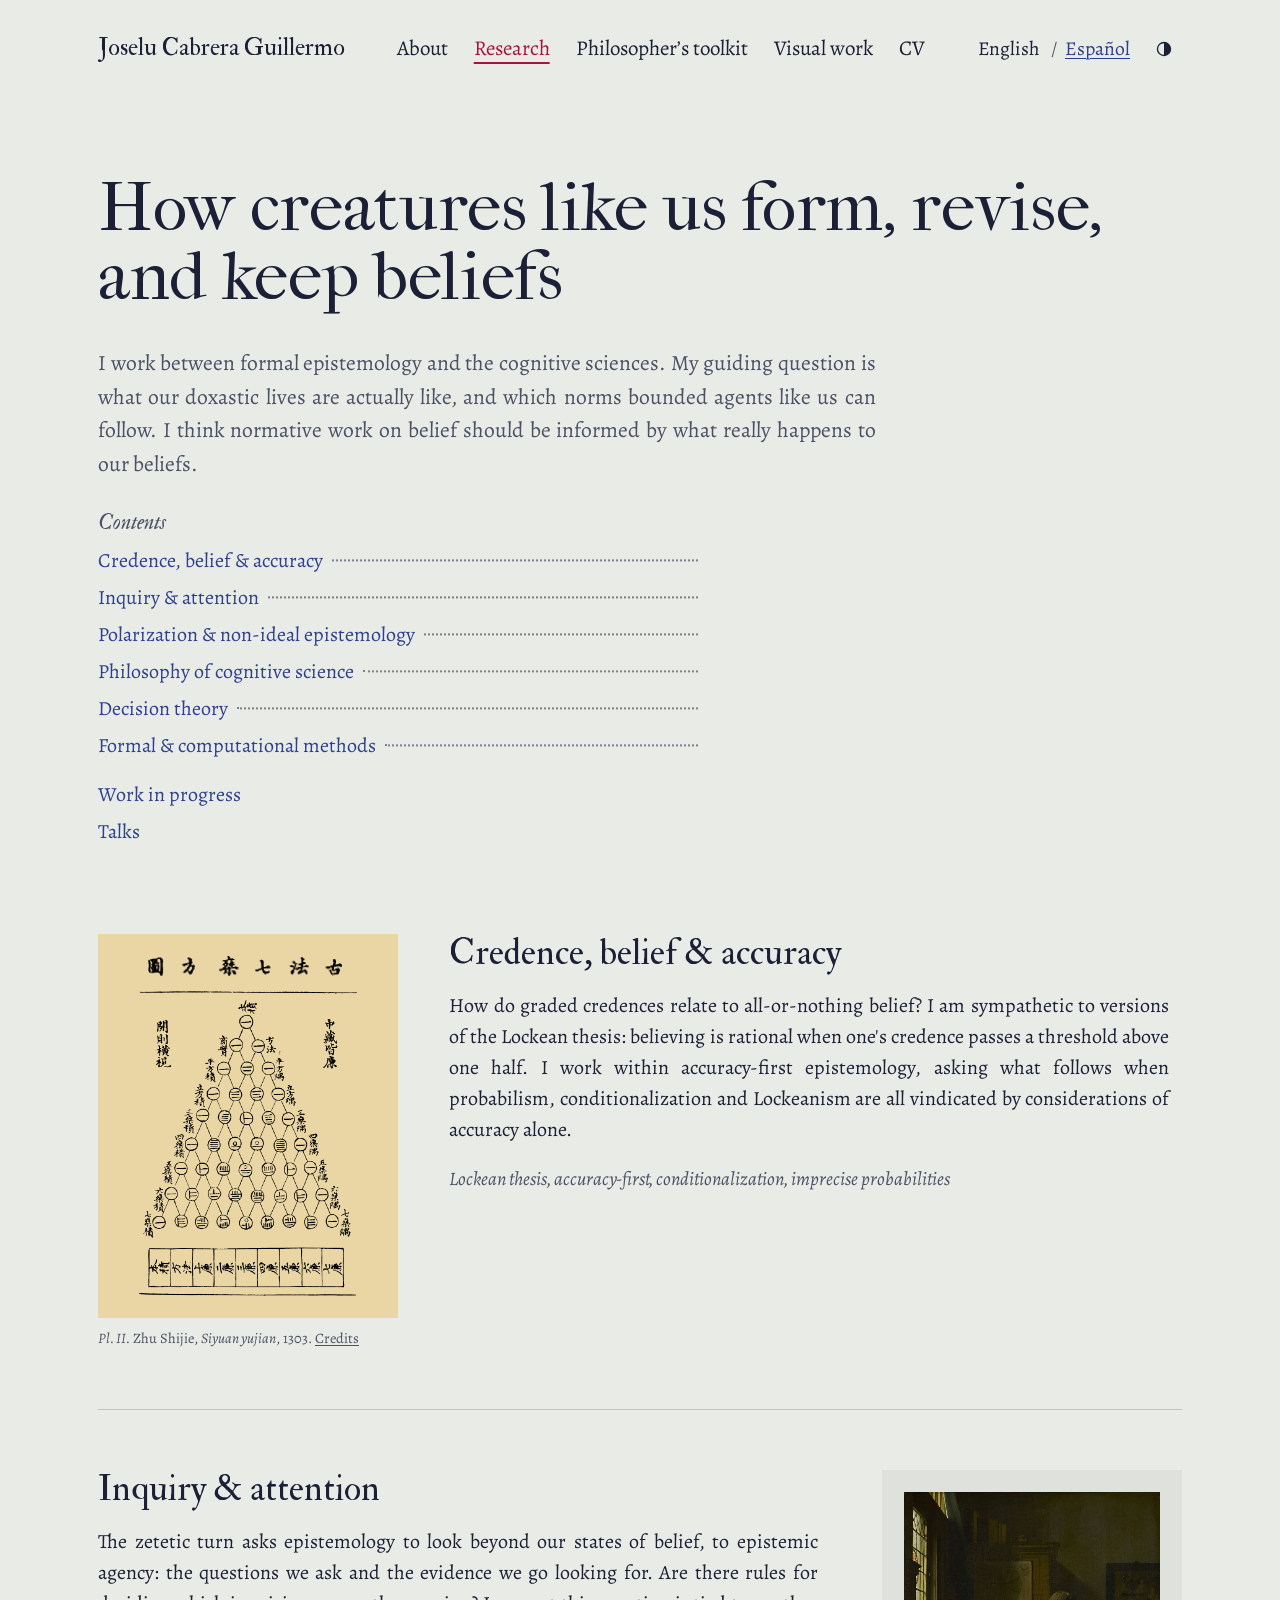
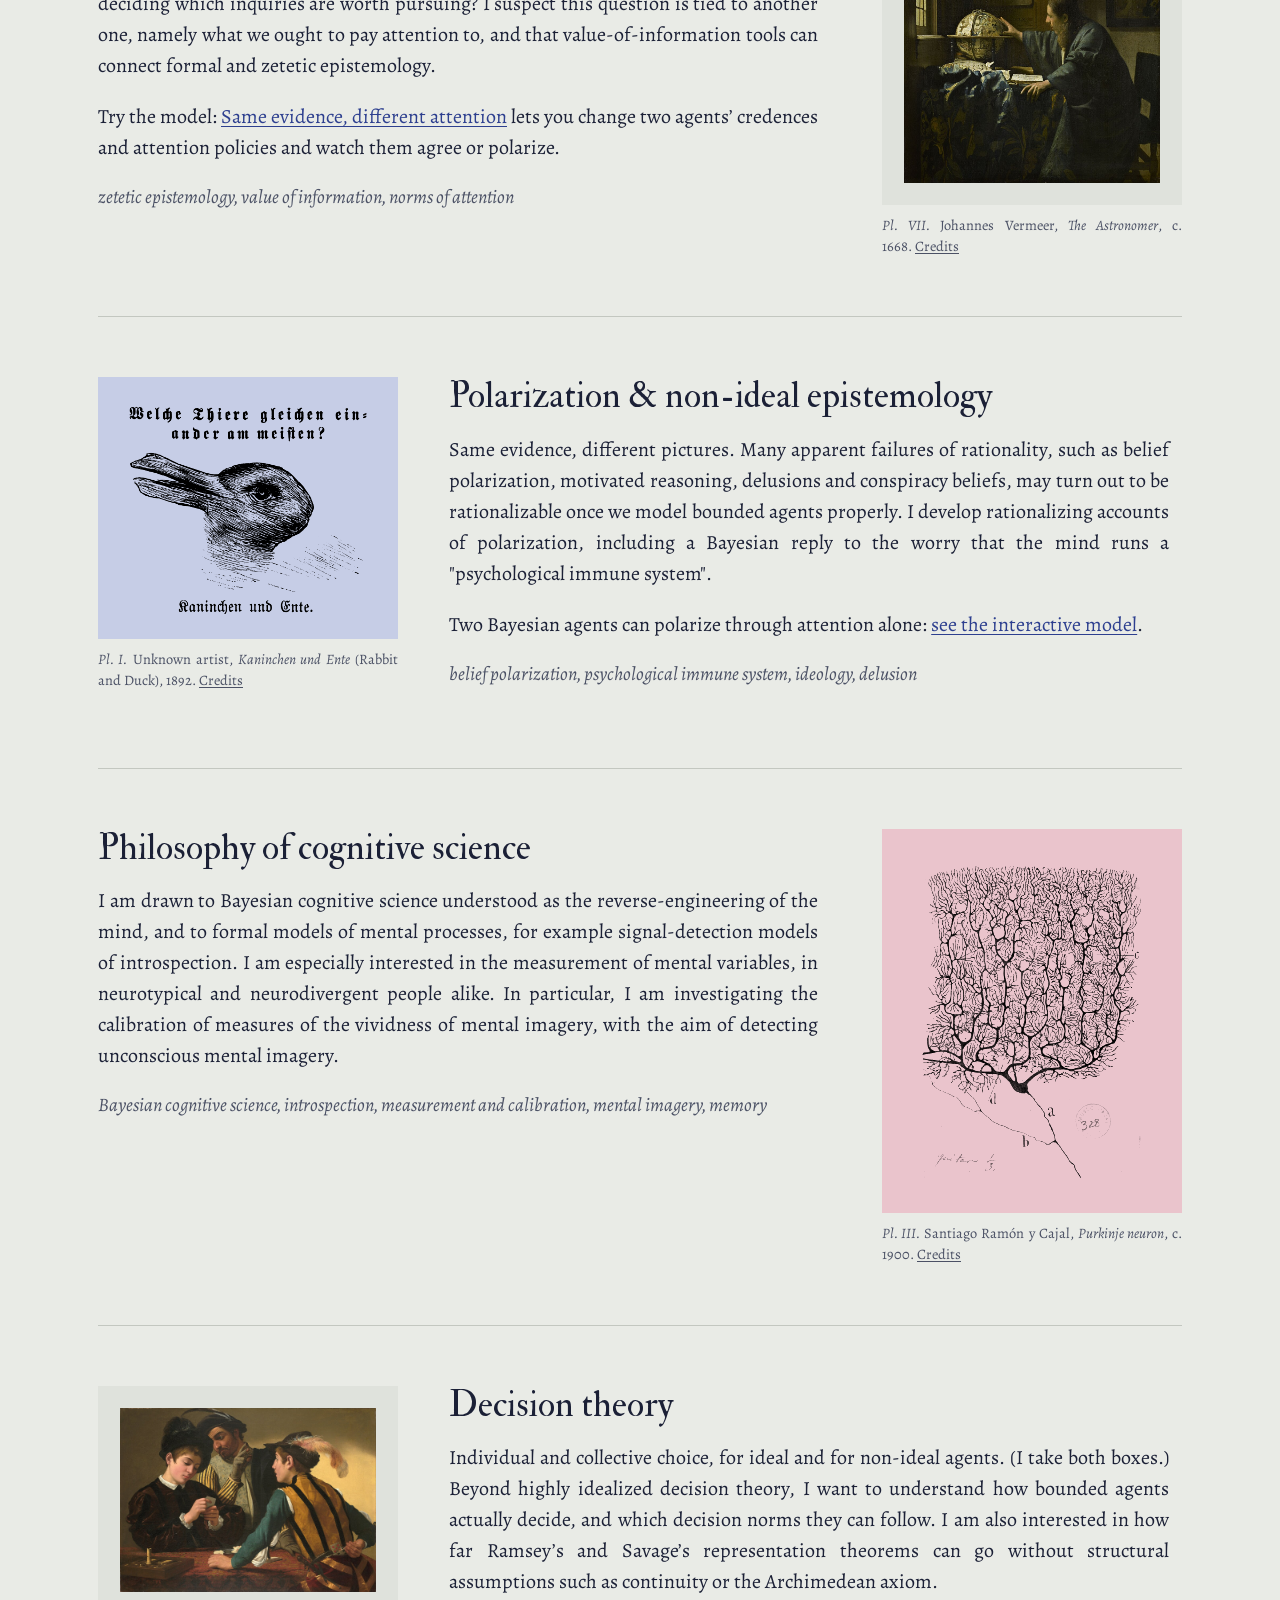
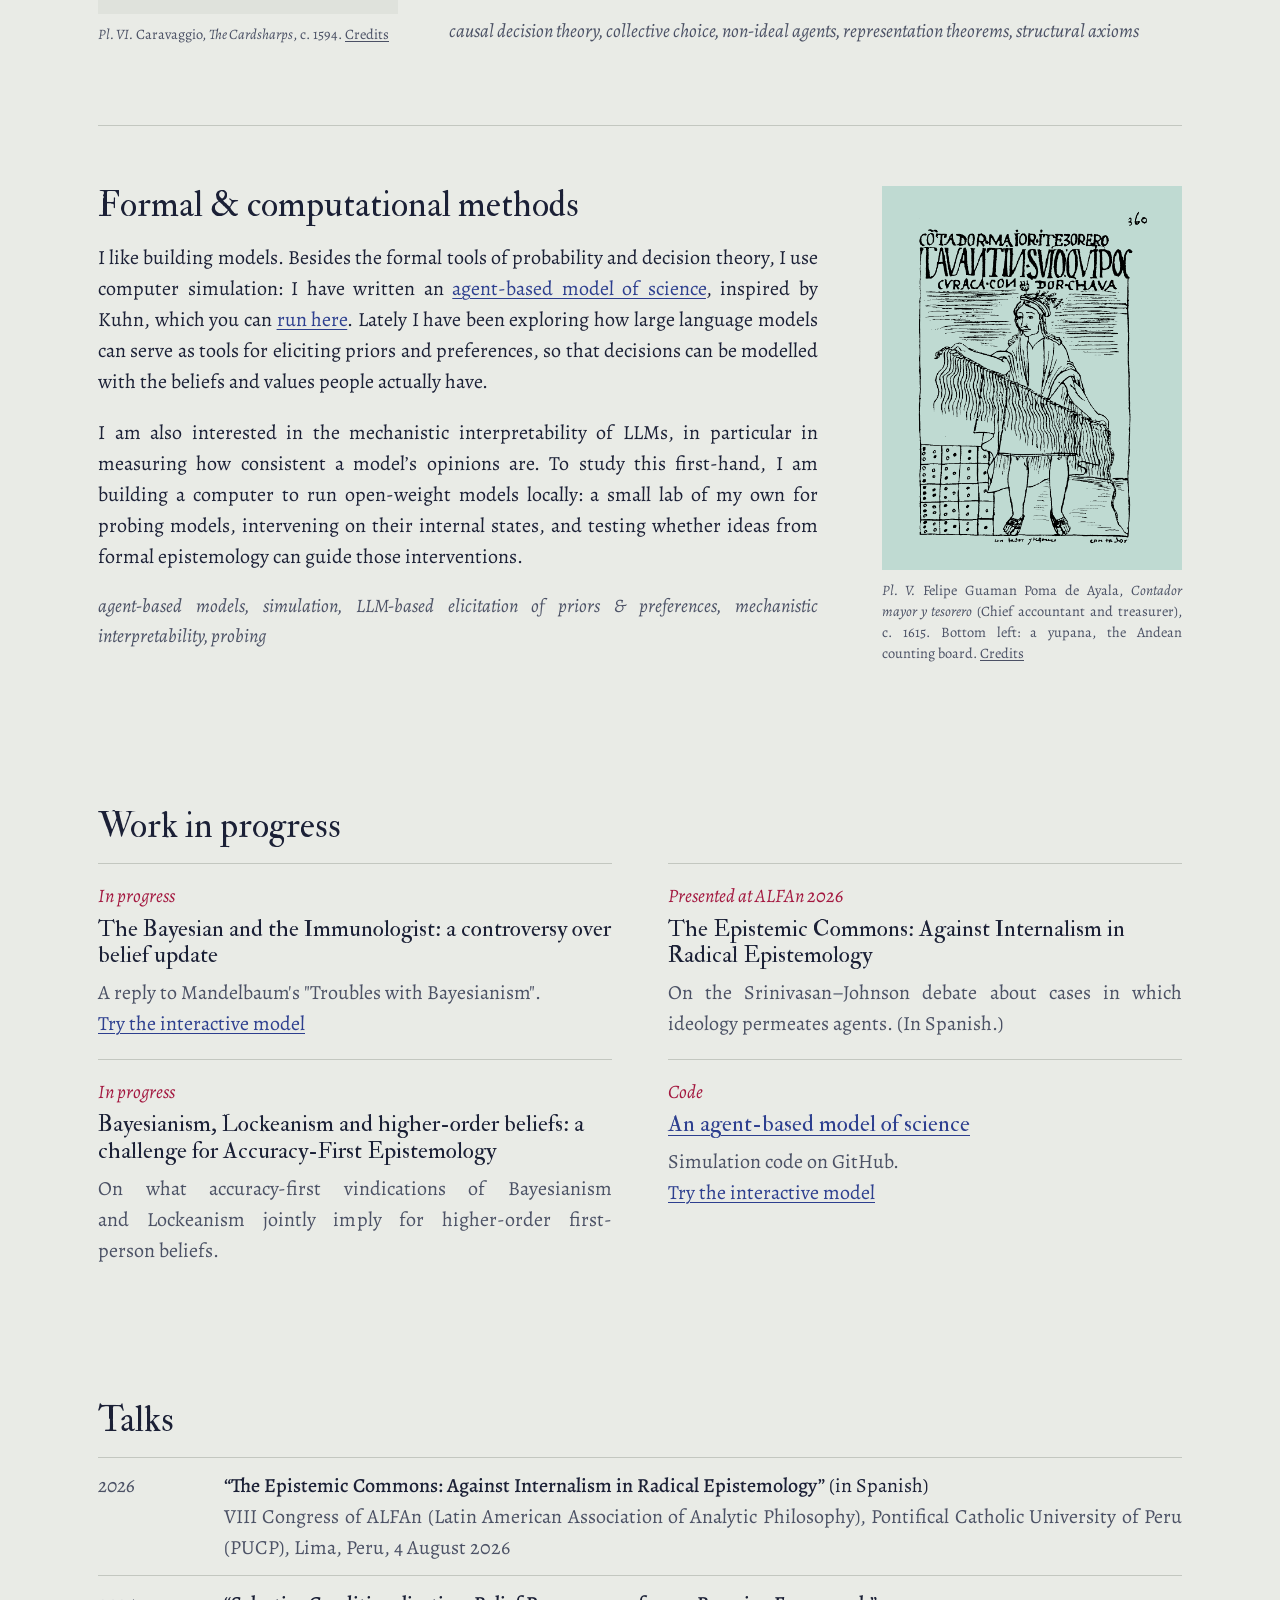
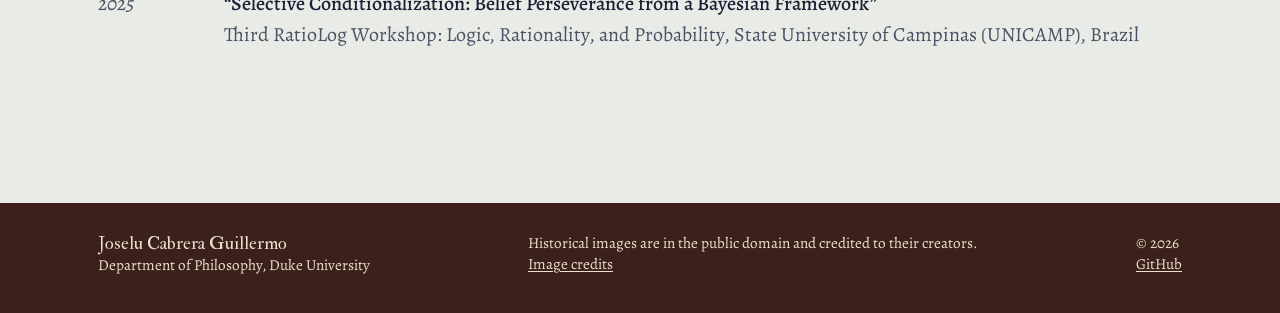
<file: research.html>
<!doctype html>
<html lang="en" data-lang="en" data-title-en="Research — Joselu Cabrera Guillermo" data-title-es="Investigación — Joselu Cabrera Guillermo">
<head>
  <meta charset="utf-8">
  <meta name="viewport" content="width=device-width, initial-scale=1">
  <title>Research — Joselu Cabrera Guillermo</title>
  <meta name="description" content="Research by Joselu Cabrera Guillermo (Philosophy, Duke University): Bayesian epistemology, decision theory, the philosophy of cognitive science, and formal and computational methods. Work in progress and talks.">
  <meta name="author" content="Joselu Cabrera Guillermo">
  <!-- Link previews (WhatsApp, Slack, social media) and search engines -->
  <link rel="canonical" href="https://joselu14.github.io/research.html">
  <meta property="og:type" content="website">
  <meta property="og:site_name" content="Joselu Cabrera Guillermo">
  <meta property="og:title" content="Research — Joselu Cabrera Guillermo">
  <meta property="og:description" content="Research by Joselu Cabrera Guillermo (Philosophy, Duke University): Bayesian epistemology, decision theory, the philosophy of cognitive science, and formal and computational methods. Work in progress and talks.">
  <meta property="og:url" content="https://joselu14.github.io/research.html">
  <meta property="og:image" content="https://joselu14.github.io/assets/img/og-card.png">
  <meta property="og:image:width" content="1200">
  <meta property="og:image:height" content="630">
  <meta property="og:image:alt" content="Joselu Cabrera Guillermo, PhD student in Philosophy at Duke University, beside an arithmetic triangle drawn in type">
  <meta property="og:locale" content="en_US">
  <meta property="og:locale:alternate" content="es_PE">
  <meta name="twitter:card" content="summary_large_image">
  <meta name="theme-color" content="#e9ebe6" media="(prefers-color-scheme: light)">
  <meta name="theme-color" content="#141826" media="(prefers-color-scheme: dark)">
  <!-- /Link previews -->
  <!-- Set language and theme before the page paints (remembers the visitor's choice). -->
  <script>
    (function () {
      var d = document.documentElement, l, t;
      try { l = localStorage.getItem("lang"); t = localStorage.getItem("theme"); } catch (e) {}
      if (!l) l = ((navigator.languages && navigator.languages[0]) || navigator.language || "en").toLowerCase().indexOf("es") === 0 ? "es" : "en";
      d.setAttribute("data-lang", l); d.lang = l;
      if (t) d.setAttribute("data-theme", t);
    })();
  </script>
  <link rel="preload" href="assets/fonts/alegreya-latin-wght-normal.woff2" as="font" type="font/woff2" crossorigin>
  <link rel="stylesheet" href="assets/css/fonts.css">
  <link rel="stylesheet" href="assets/css/style.css">
  <link rel="icon" href="assets/img/favicon.svg" type="image/svg+xml">
</head>
<body>
  <a class="skip" href="#main"><span lang="en">Skip to content</span><span lang="es">Ir al contenido</span></a>

  <header class="site-header">
    <div class="wrap">
      <a class="brand" href="index.html">Joselu Cabrera Guillermo</a>
      <nav class="nav" aria-label="Main / Principal">
        <a href="index.html"><span lang="en">About</span><span lang="es">Inicio</span></a>
        <a href="research.html" aria-current="page"><span lang="en">Research</span><span lang="es">Investigación</span></a>
        <a href="toolkit.html"><span lang="en">Philosopher’s toolkit</span><span lang="es">Herramientas</span></a>
        <a href="visual.html"><span lang="en">Visual work</span><span lang="es">Obra visual</span></a>
        <a href="cv.html">CV</a>
      </nav>
      <div class="tools">
        <div class="seg" role="group" aria-label="Language / Idioma">
          <button type="button" data-set-lang="en" aria-pressed="true">English</button>
          <button type="button" data-set-lang="es" aria-pressed="false">Español</button>
        </div>
        <button type="button" class="icon-btn" id="theme-toggle" aria-label="Switch light or dark mode"
                data-label-en="Switch light or dark mode" data-label-es="Cambiar a modo claro u oscuro"><svg viewBox="0 0 20 20" width="18" height="18" aria-hidden="true" focusable="false"><circle cx="10" cy="10" r="7.25" fill="none" stroke="currentColor" stroke-width="1.5"/><path d="M10 2.75a7.25 7.25 0 0 1 0 14.5z" fill="currentColor"/></svg></button>
      </div>
    </div>
  </header>

  <main id="main">
    <header class="wrap page-head">
      <h1><span lang="en">How creatures like us form, revise, and keep beliefs</span><span lang="es">Cómo criaturas como nosotros forman, revisan y conservan creencias</span></h1>
      <p lang="en">I work between formal epistemology and the cognitive sciences. My guiding question is what our doxastic lives are actually like, and which norms bounded agents like us can follow. I think normative work on belief should be informed by what really happens to our beliefs.</p>
      <p lang="es">Trabajo entre la epistemología formal y las ciencias cognitivas. Mi pregunta guía es cómo son realmente nuestras vidas doxásticas y qué normas pueden seguir agentes limitados como nosotros. Creo que el trabajo normativo sobre la creencia debe estar informado por lo que de verdad le ocurre a nuestras creencias.</p>
      <nav class="toc" aria-labelledby="toc-title">
        <p class="toc-title" id="toc-title"><span lang="en">Contents</span><span lang="es">Índice</span></p>
        <ol>
          <li><a href="#credence"><span class="toc-t"><span lang="en">Credence, belief &amp; accuracy</span><span lang="es">Credence, creencia y precisión</span></span><span class="toc-lead" aria-hidden="true"></span></a></li>
          <li><a href="#inquiry"><span class="toc-t"><span lang="en">Inquiry &amp; attention</span><span lang="es">Indagación y atención</span></span><span class="toc-lead" aria-hidden="true"></span></a></li>
          <li><a href="#polarization"><span class="toc-t"><span lang="en">Polarization &amp; non-ideal epistemology</span><span lang="es">Polarización y epistemología no ideal</span></span><span class="toc-lead" aria-hidden="true"></span></a></li>
          <li><a href="#cognition"><span class="toc-t"><span lang="en">Phi&shy;los&shy;o&shy;phy of cognitive science</span><span lang="es">Fi&shy;lo&shy;so&shy;fía de la ciencia cognitiva</span></span><span class="toc-lead" aria-hidden="true"></span></a></li>
          <li><a href="#decision"><span class="toc-t"><span lang="en">Decision theory</span><span lang="es">Teoría de la decisión</span></span><span class="toc-lead" aria-hidden="true"></span></a></li>
          <li><a href="#methods"><span class="toc-t"><span lang="en">Formal &amp; computational methods</span><span lang="es">Métodos formales y computacionales</span></span><span class="toc-lead" aria-hidden="true"></span></a></li>
          <li class="toc-gap"><a href="#work-in-progress"><span class="toc-t"><span lang="en">Work in progress</span><span lang="es">Trabajos en curso</span></span></a></li>
          <li><a href="#talks"><span class="toc-t"><span lang="en">Talks</span><span lang="es">Ponencias</span></span></a></li>
        </ol>
      </nav>
    </header>

    <!-- ===== Research areas. Each <article class="area"> = one plate + one text. ===== -->
    <div class="wrap">

      <article class="area" id="credence">
        <figure class="plate" data-tint="ochre">
          <div class="mat"><img src="assets/img/plates/yang-hui-triangle.gif" loading="lazy" width="704" height="1095"
            onerror="this.onerror=null;this.src='https://commons.wikimedia.org/wiki/Special:FilePath/Yanghui_triangle.gif'"
            alt="Chinese woodblock diagram of binomial coefficients arranged in a triangle"
            data-alt-en="Chinese woodblock diagram of binomial coefficients arranged in a triangle"
            data-alt-es="Diagrama xilográfico chino de coeficientes binomiales dispuestos en triángulo"></div>
          <figcaption><span class="label">Pl. II.</span> Zhu Shijie, <em>Siyuan yujian</em>, 1303. <a href="credits.html#yang-hui"><span lang="en">Credits</span><span lang="es">Créditos</span></a></figcaption>
        </figure>
        <div class="measure">
          <h2><span lang="en">Credence, belief &amp; accuracy</span><span lang="es">Credence, creencia y precisión</span></h2>
          <p lang="en">How do graded credences relate to all-or-nothing belief? I am sympathetic to versions of the Lockean thesis: believing is rational when one's credence passes a threshold above one half. I work within accuracy-first epistemology, asking what follows when probabilism, conditionalization and Locke&shy;an&shy;ism are all vindicated by considerations of accuracy alone.</p>
          <p lang="es">¿Cómo se relacionan los grados de creencia con la creencia binaria? Simpatizo con versiones de la tesis lockeana: creer es racional cuando la credence supera un umbral mayor que un medio. Trabajo dentro de la epistemología accuracy-first, preguntándome qué se sigue cuando el probabilismo, la condicionalización y el lockeanismo se justifican solo por consideraciones de precisión.</p>
          <p class="keywords">Lockean thesis, accuracy-first, conditionalization, imprecise probabilities</p>
        </div>
      </article>

      <article class="area" id="inquiry">
        <figure class="plate">
          <div class="mat"><img src="assets/img/plates/vermeer-astronomer.jpg" loading="lazy" width="960" height="1091"
            onerror="this.onerror=null;this.src='https://commons.wikimedia.org/wiki/Special:FilePath/Johannes_Vermeer_-_The_Astronomer_-_1668.jpg?width=960'"
            alt="Painting of a scholar at a window reaching toward a celestial globe"
            data-alt-en="Painting of a scholar at a window reaching toward a celestial globe"
            data-alt-es="Pintura de un estudioso junto a una ventana que extiende la mano hacia un globo celeste"></div>
          <figcaption><span class="label">Pl. VII.</span> Johannes Vermeer, <em><span lang="en">The Astronomer</span><span lang="es">El astrónomo</span></em>, c. 1668. <a href="credits.html#astronomer"><span lang="en">Credits</span><span lang="es">Créditos</span></a></figcaption>
        </figure>
        <div class="measure">
          <h2><span lang="en">Inquiry &amp; attention</span><span lang="es">Indagación y atención</span></h2>
          <p lang="en">The zetetic turn asks epistemology to look beyond our states of belief, to epistemic agency: the questions we ask and the evidence we go looking for. Are there rules for deciding which inquiries are worth pursuing? I suspect this question is tied to another one, namely what we ought to pay attention to, and that value-of-information tools can connect formal and zetetic epistemology.</p>
          <p lang="es">El giro zetético pide a la epistemología mirar más allá de nuestros estados de creencia, hacia la agencia epistémica: las preguntas que nos hacemos y la evidencia que buscamos. ¿Hay reglas para decidir qué indagaciones vale la pena seguir? Sospecho que esta pregunta está ligada a otra, a qué deberíamos prestar atención, y que las herramientas del valor de la información pueden conectar la epistemología formal con la zetética.</p>
          <p class="try" lang="en">Try the model: <a href="attention.html">Same evidence, different attention</a> lets you change two agents’ credences and attention policies and watch them agree or polarize.</p>
          <p class="try" lang="es">Prueba el modelo: <a href="attention.html">La misma evidencia, distinta atención</a> te deja cambiar los grados de creencia y las políticas atencionales de dos agentes, y ver si llegan a un acuerdo o se polarizan.</p>
          <p class="keywords">zetetic epistemology, value of information, norms of attention</p>
        </div>
      </article>

      <article class="area" id="polarization">
        <figure class="plate" data-tint="indigo">
          <div class="mat"><img src="assets/img/plates/duck-rabbit.png" loading="lazy" width="960" height="815"
            onerror="this.onerror=null;this.src='https://commons.wikimedia.org/wiki/Special:FilePath/Kaninchen_und_Ente.png?width=960'"
            alt="Ink drawing that can be seen either as a duck or as a rabbit"
            data-alt-en="Ink drawing that can be seen either as a duck or as a rabbit"
            data-alt-es="Dibujo a tinta que puede verse como un pato o como un conejo"></div>
          <figcaption><span class="label">Pl. I.</span> <span lang="en">Unknown artist</span><span lang="es">Artista desconocido</span>, <em>Kaninchen und Ente</em><span lang="en"> (Rabbit and Duck)</span><span lang="es"> (Conejo y pato)</span>, 1892. <a href="credits.html#duck-rabbit"><span lang="en">Credits</span><span lang="es">Créditos</span></a></figcaption>
        </figure>
        <div class="measure">
          <h2><span lang="en">Polarization &amp; non-ideal epistemology</span><span lang="es">Polarización y epistemología no ideal</span></h2>
          <p lang="en">Same evidence, different pictures. Many apparent failures of rationality, such as belief polarization, motivated reasoning, delusions and conspiracy beliefs, may turn out to be rationalizable once we model bounded agents properly. I develop rationalizing accounts of polarization, including a Bayesian reply to the worry that the mind runs a "psychological immune system".</p>
          <p lang="es">La misma evidencia, distintas figuras. Muchas fallas aparentes de racionalidad, como la polarización de creencias, el razonamiento motivado, los delirios o las teorías de la conspiración, podrían ser racionalizables si modelamos bien a agentes limitados. Desarrollo explicaciones racionalizadoras de la polarización, incluida una respuesta bayesiana a la idea de que la mente opera un "sistema inmune psicológico".</p>
          <p class="try" lang="en">Two Bayesian agents can polarize through attention alone: <a href="attention.html">see the interactive model</a>.</p>
          <p class="try" lang="es">Dos agentes bayesianos pueden polarizarse solo por la atención: <a href="attention.html">mira el modelo interactivo</a>.</p>
          <p class="keywords">belief polarization, psychological immune system, ideology, delusion</p>
        </div>
      </article>

      <article class="area" id="cognition">
        <figure class="plate" data-tint="cochineal" data-aged>
          <div class="mat"><img src="assets/img/plates/cajal-purkinje.jpg" loading="lazy" width="720" height="1024"
            onerror="this.onerror=null;this.src='https://commons.wikimedia.org/wiki/Special:FilePath/Cajal_-_a_purkinje_neuron_from_the_human_cerebellum.jpg'"
            alt="Ink drawing of a neuron with a dense, branching dendritic tree"
            data-alt-en="Ink drawing of a neuron with a dense, branching dendritic tree"
            data-alt-es="Dibujo a tinta de una neurona con un árbol dendrítico denso y ramificado"></div>
          <figcaption><span class="label">Pl. III.</span> Santiago Ramón y Cajal, <em><span lang="en">Purkinje neuron</span><span lang="es">Neurona de Purkinje</span></em>, c. 1900. <a href="credits.html#cajal"><span lang="en">Credits</span><span lang="es">Créditos</span></a></figcaption>
        </figure>
        <div class="measure">
          <h2><span lang="en">Phi&shy;los&shy;o&shy;phy of cognitive science</span><span lang="es">Fi&shy;lo&shy;so&shy;fía de la ciencia cognitiva</span></h2>
          <p lang="en">I am drawn to Bayesian cognitive science understood as the reverse-engineering of the mind, and to formal models of mental processes, for example signal-detection models of introspection. I am especially interested in the measurement of mental variables, in neurotypical and neurodivergent people alike. In particular, I am investigating the calibration of measures of the vividness of mental imagery, with the aim of detecting unconscious mental imagery.</p>
          <p lang="es">Me atrae la ciencia cognitiva bayesiana entendida como ingeniería inversa de la mente, y los modelos formales de procesos mentales, por ejemplo los modelos de detección de señales de la introspección. Me interesa especialmente la medición de variables mentales, tanto en personas neurotípicas como neurodivergentes. En particular, investigo la calibración de medidas de la viveza de la imaginería mental, con el objetivo de detectar imaginería mental inconsciente.</p>
          <p class="keywords">Bayesian cognitive science, introspection, measurement and calibration, mental imagery, memory</p>
        </div>
      </article>

      <article class="area" id="decision">
        <figure class="plate">
          <div class="mat"><img src="assets/img/plates/caravaggio-cardsharps.jpg" loading="lazy" width="1280" height="921"
            onerror="this.onerror=null;this.src='https://commons.wikimedia.org/wiki/Special:FilePath/Caravaggio_(Michelangelo_Merisi)_-_The_Cardsharps_-_Google_Art_Project.jpg?width=1280'"
            alt="Painting of a card game in which one player is being cheated"
            data-alt-en="Painting of a card game in which one player is being cheated"
            data-alt-es="Pintura de una partida de cartas en la que se engaña a un jugador"></div>
          <figcaption><span class="label">Pl. VI.</span> Caravaggio, <em><span lang="en">The Cardsharps</span><span lang="es">Los tramposos</span></em>, c. 1594. <a href="credits.html#cardsharps"><span lang="en">Credits</span><span lang="es">Créditos</span></a></figcaption>
        </figure>
        <div class="measure">
          <h2><span lang="en">Decision theory</span><span lang="es">Teoría de la decisión</span></h2>
          <p lang="en">Individual and collective choice, for ideal and for non-ideal agents. (I take both boxes.) Beyond highly idealized decision theory, I want to understand how bounded agents actually decide, and which decision norms they can follow. I am also interested in how far Ramsey’s and Savage’s representation theorems can go without structural assumptions such as continuity or the Ar&shy;chi&shy;me&shy;de&shy;an axiom.</p>
          <p lang="es">Elección individual y colectiva, para agentes ideales y no ideales. (Me llevo las dos cajas.) Más allá de la teoría de la decisión altamente idealizada, quiero entender cómo deciden realmente los agentes limitados y qué normas de decisión pueden seguir. También me interesa cuán lejos pueden llegar los teoremas de representación de Ramsey y de Savage sin supuestos estructurales como la continuidad o el axioma arquimediano.</p>
          <p class="keywords">causal decision theory, collective choice, non-ideal agents, representation theorems, structural axioms</p>
        </div>
      </article>

      <article class="area" id="methods">
        <figure class="plate" data-tint="verdigris">
          <div class="mat"><img src="assets/img/plates/guaman-poma-contador.png" loading="lazy" width="407" height="584"
            onerror="this.onerror=null;this.src='https://commons.wikimedia.org/wiki/Special:FilePath/Nueva_cor%C3%B3nica_y_buen_gobierno_(1936_facsimile)_p360.png'"
            alt="Drawing of an Andean accountant holding a knotted-cord khipu, with a counting board below"
            data-alt-en="Drawing of an Andean accountant holding a knotted-cord khipu, with a counting board below"
            data-alt-es="Dibujo de un contador andino que sostiene un quipu, con un tablero de cálculo abajo"></div>
          <figcaption><span class="label">Pl. V.</span> Felipe Guaman Poma de Ayala, <em>Contador mayor y tesorero</em><span lang="en"> (Chief accountant and treasurer)</span>, c. 1615. <span lang="en">Bottom left: a yupana, the Andean counting board.</span><span lang="es">Abajo a la izquierda: una yupana, el tablero de cálculo andino.</span> <a href="credits.html#guaman-poma"><span lang="en">Credits</span><span lang="es">Créditos</span></a></figcaption>
        </figure>
        <div class="measure">
          <h2><span lang="en">Formal &amp; computational methods</span><span lang="es">Métodos formales y computacionales</span></h2>
          <p lang="en">I like building models. Besides the formal tools of probability and decision theory, I use computer simulation: I have written an <a href="https://github.com/Joselu14/Science-Agent-Based-Model">agent-based model of science</a>, inspired by Kuhn, which you can <a href="kuhn.html">run here</a>. Lately I have been exploring how large language models can serve as tools for eliciting priors and preferences, so that decisions can be modelled with the beliefs and values people actually have.</p>
          <p lang="en">I am also interested in the mechanistic interpretability of LLMs, in particular in measuring how consistent a model’s opinions are. To study this first-hand, I am building a computer to run open-weight models locally: a small lab of my own for probing models, intervening on their internal states, and testing whether ideas from formal epistemology can guide those interventions.</p>
          <p lang="es">Me gusta construir modelos. Además de las herramientas formales de la probabilidad y la teoría de la decisión, uso la simulación computacional: he escrito un <a href="https://github.com/Joselu14/Science-Agent-Based-Model">modelo basado en agentes de la ciencia</a>, inspirado en Kuhn, que puedes <a href="kuhn.html">correr aquí</a>. Últimamente exploro cómo los grandes modelos de lenguaje pueden servir como herramientas para elicitar probabilidades previas y preferencias, de modo que las decisiones puedan modelarse con las creencias y los valores que las personas realmente tienen.</p>
          <p lang="es">También me interesa la interpretabilidad mecanicista de los LLMs, en particular medir cuán consistentes son las opiniones de un modelo. Para estudiarlo de primera mano, estoy armando una computadora para correr modelos de pesos abiertos en local: un pequeño laboratorio propio para sondear los modelos, intervenir en sus estados internos y probar si ideas de la epistemología formal pueden guiar esas intervenciones.</p>
          <p class="keywords">agent-based models, simulation, LLM-based elicitation of priors &amp; preferences, mechanistic interpretability, probing</p>
        </div>
      </article>
    </div>

    <!-- ===== Work in progress ===== -->
    <section class="wrap" id="work-in-progress">
      <h2><span lang="en">Work in progress</span><span lang="es">Trabajos en curso</span></h2>
      <!-- Decide how much you want to reveal; drafts can stay off the site. -->
      <div class="cards">
        <!-- Titles stay in their original language in both versions of the page. -->
        <div class="card">
          <span class="status"><span lang="en">In progress</span><span lang="es">En curso</span></span>
          <h3>The Bayesian and the Im&shy;mu&shy;nol&shy;o&shy;gist: a controversy over belief update</h3>
          <p lang="en">A reply to Man&shy;del&shy;baum's "Troubles with Bayes&shy;ian&shy;ism".</p>
          <p lang="es">Una respuesta a "Troubles with Bayes&shy;ian&shy;ism" de Man&shy;del&shy;baum.</p>
          <p><a href="attention.html"><span lang="en">Try the interactive model</span><span lang="es">Prueba el modelo interactivo</span></a></p>
        </div>
        <div class="card">
          <span class="status"><span lang="en">Presented at ALFAn 2026</span><span lang="es">Presentado en ALFAn 2026</span></span>
          <h3><span lang="en">The Epistemic Commons: Against Internalism in Radical Epistemology</span><span lang="es">Los Comunes Epis&shy;té&shy;mi&shy;cos: contra el In&shy;ter&shy;na&shy;lis&shy;mo en la Epis&shy;te&shy;mo&shy;lo&shy;gía Radical</span></h3>
          <p lang="en">On the Sri&shy;ni&shy;va&shy;san–Johnson debate about cases in which ideology permeates agents. (In Spanish.)</p>
          <p lang="es">Sobre el debate Sri&shy;ni&shy;va&shy;san–Johnson acerca de casos en que la ideología permea a los agentes.</p>
        </div>
        <div class="card">
          <span class="status"><span lang="en">In progress</span><span lang="es">En curso</span></span>
          <h3>Bayes&shy;ian&shy;ism, Locke&shy;an&shy;ism and higher-order beliefs: a challenge for Ac&shy;cu&shy;ra&shy;cy-First Epistemology</h3>
          <p lang="en">On what accuracy-first vindications of Bayes&shy;ian&shy;ism and Locke&shy;an&shy;ism jointly imply for higher-order first-person beliefs.</p>
          <p lang="es">Sobre lo que implican en conjunto las justificaciones accuracy-first del bayesianismo y del lockeanismo para las creencias de orden superior en primera persona.</p>
        </div>
        <div class="card">
          <span class="status"><span lang="en">Code</span><span lang="es">Código</span></span>
          <h3><a href="https://github.com/Joselu14/Science-Agent-Based-Model"><span lang="en">An agent-based model of science</span><span lang="es">Un modelo basado en agentes de la ciencia</span></a></h3>
          <p lang="en">Simulation code on GitHub.</p>
          <p lang="es">Código de la simulación en GitHub.</p>
          <p><a href="kuhn.html"><span lang="en">Try the interactive model</span><span lang="es">Prueba el modelo interactivo</span></a></p>
        </div>
      </div>
    </section>

    <!-- ===== Talks ===== -->
    <section class="wrap" id="talks">
      <h2><span lang="en">Talks</span><span lang="es">Ponencias</span></h2>
      <ul class="entries">
        <li><span class="when">2026</span>
          <span><strong class="talk"><span lang="en">“The Epistemic Commons: Against Internalism in Radical Epistemology”</span><span lang="es">“Los Comunes Epis&shy;té&shy;mi&shy;cos: contra el In&shy;ter&shy;na&shy;lis&shy;mo en la Epis&shy;te&shy;mo&shy;lo&shy;gía Radical”</span></strong><span lang="en"> (in Spanish)</span><br>
            <span class="muted"><span lang="en">VIII Con&shy;gress of ALFAn (Latin American As&shy;so&shy;ci&shy;a&shy;tion of An&shy;a&shy;lyt&shy;ic Phi&shy;los&shy;o&shy;phy), Pontifical Catholic Uni&shy;ver&shy;si&shy;ty of Peru (PUCP), Lima, Peru, 4 August 2026</span><span lang="es">VIII Con&shy;gre&shy;so de ALFAn (Aso&shy;cia&shy;ción La&shy;ti&shy;no&shy;ame&shy;ri&shy;ca&shy;na de Fi&shy;lo&shy;so&shy;fía Ana&shy;lí&shy;ti&shy;ca), Pon&shy;ti&shy;fi&shy;cia Uni&shy;ver&shy;si&shy;dad Ca&shy;tó&shy;li&shy;ca del Perú (PUCP), Lima, Perú, 4 de agosto de 2026</span></span></span></li>
        <li><span class="when">2025</span>
          <span><strong class="talk">“Selective Conditionalization: Belief Perseverance from a Bayesian Framework”</strong><br>
            <span class="muted"><span lang="en">Third RatioLog Workshop: Logic, Rationality, and Probability, State Uni&shy;ver&shy;si&shy;ty of Cam&shy;pi&shy;nas (UNICAMP), Brazil</span><span lang="es">Tercer RatioLog Workshop: Logic, Rationality, and Probability, Uni&shy;ver&shy;si&shy;da&shy;de Es&shy;ta&shy;dual de Cam&shy;pi&shy;nas (UNICAMP), Brasil</span></span></span></li>
      </ul>
    </section>
  </main>

  <footer class="site-footer">
    <div class="wrap">
      <span><span class="who">Joselu Cabrera Guillermo</span><br><span lang="en">De&shy;part&shy;ment of Phi&shy;los&shy;o&shy;phy, Duke Uni&shy;ver&shy;si&shy;ty</span><span lang="es">De&shy;par&shy;ta&shy;men&shy;to de Fi&shy;lo&shy;so&shy;fía, Duke Uni&shy;ver&shy;si&shy;ty</span></span>
      <span><span lang="en">Historical images are in the public domain and credited to their creators.</span><span lang="es">Las imágenes históricas son de dominio público y se acreditan a sus autores.</span><br>
        <a href="credits.html"><span lang="en">Image credits</span><span lang="es">Créditos de imágenes</span></a></span>
      <span>&copy; <span class="year">2026</span><br><a href="https://github.com/Joselu14">GitHub</a></span>
    </div>
  </footer>

  <script src="assets/js/main.js"></script>
</body>
</html>
</file>
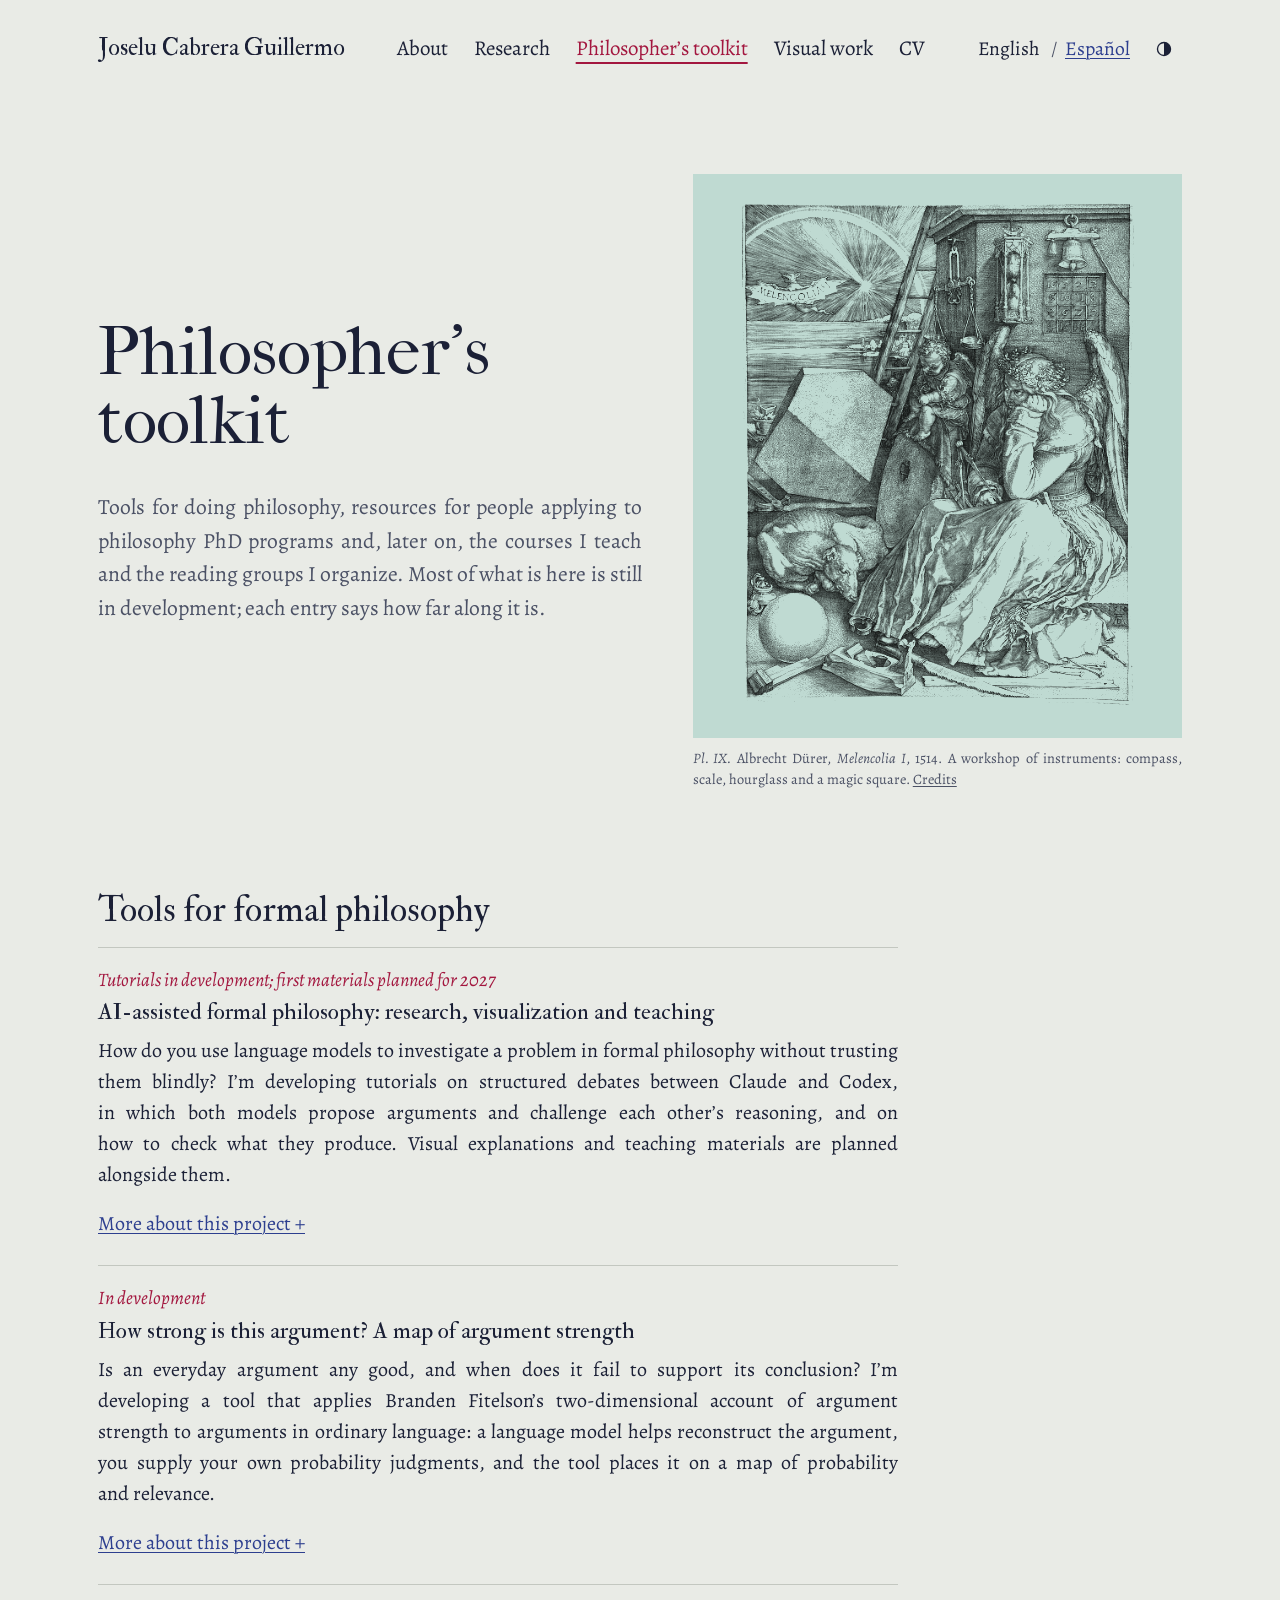
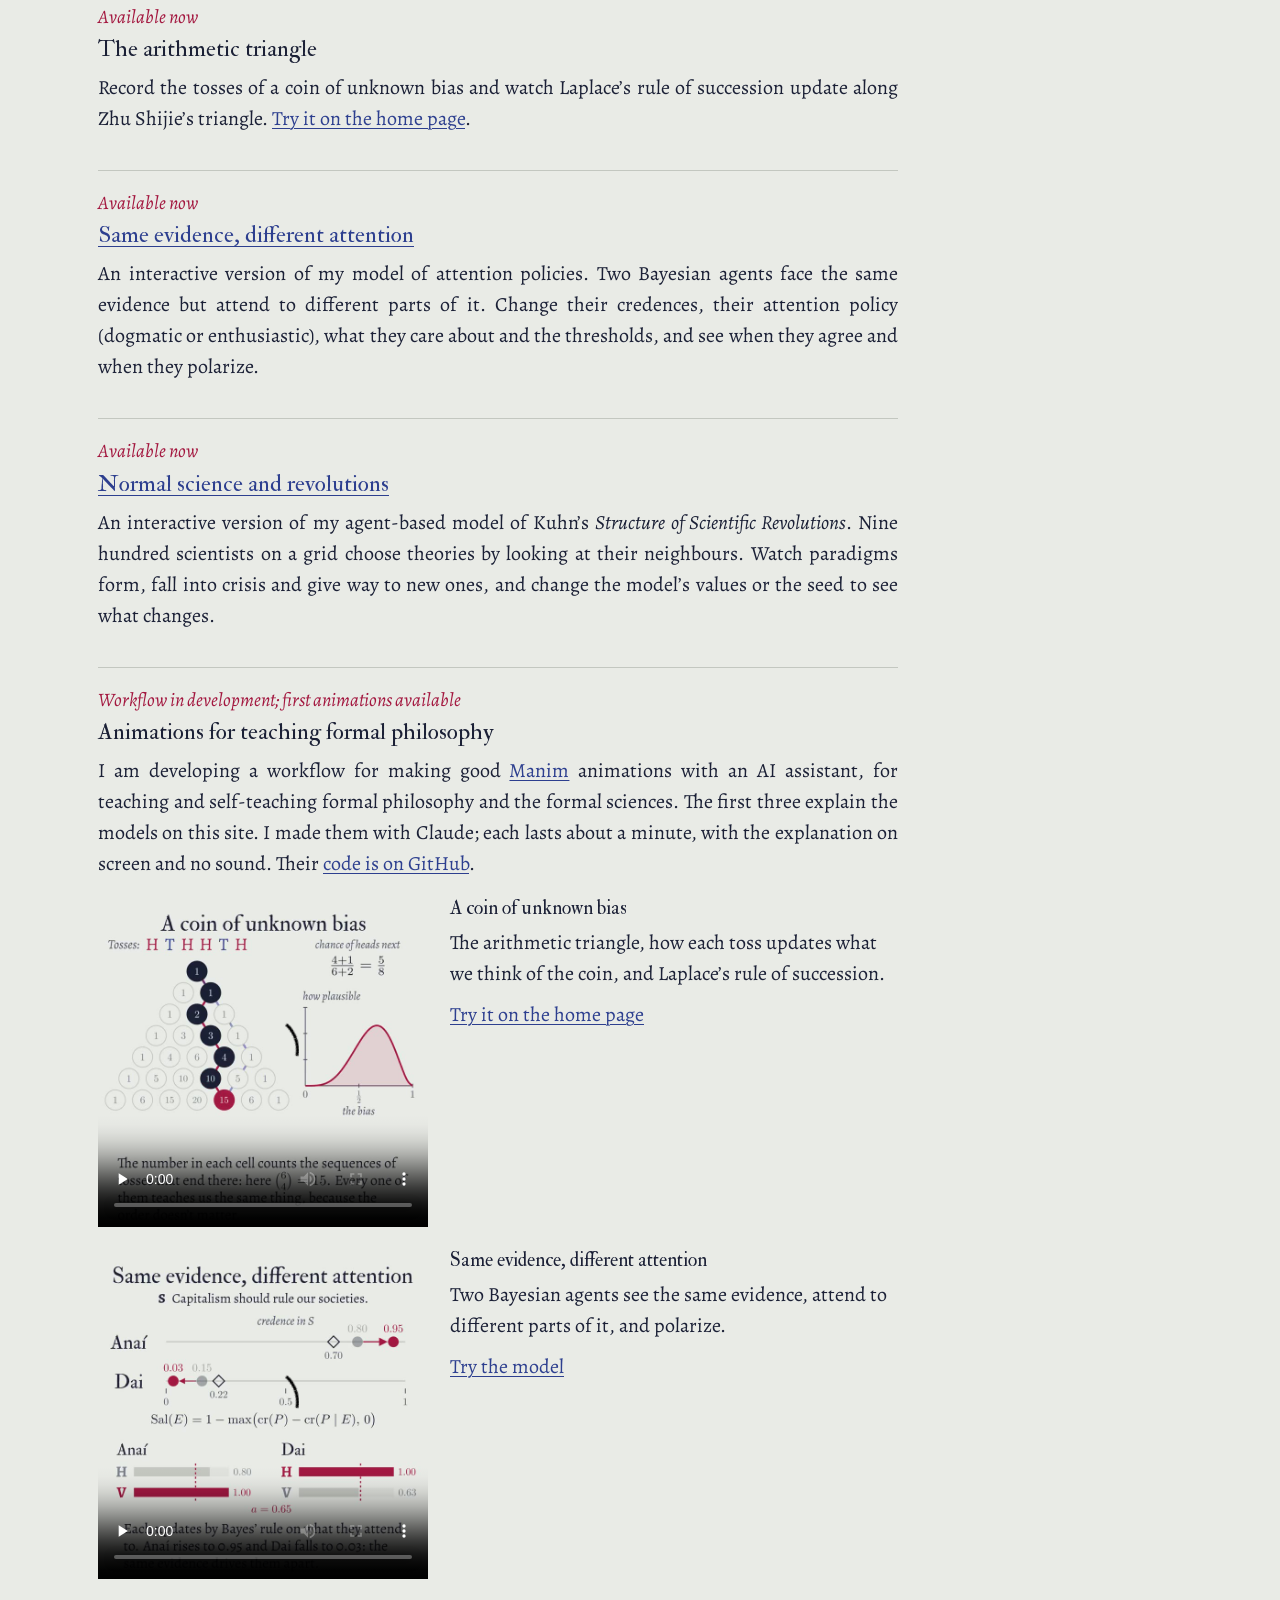
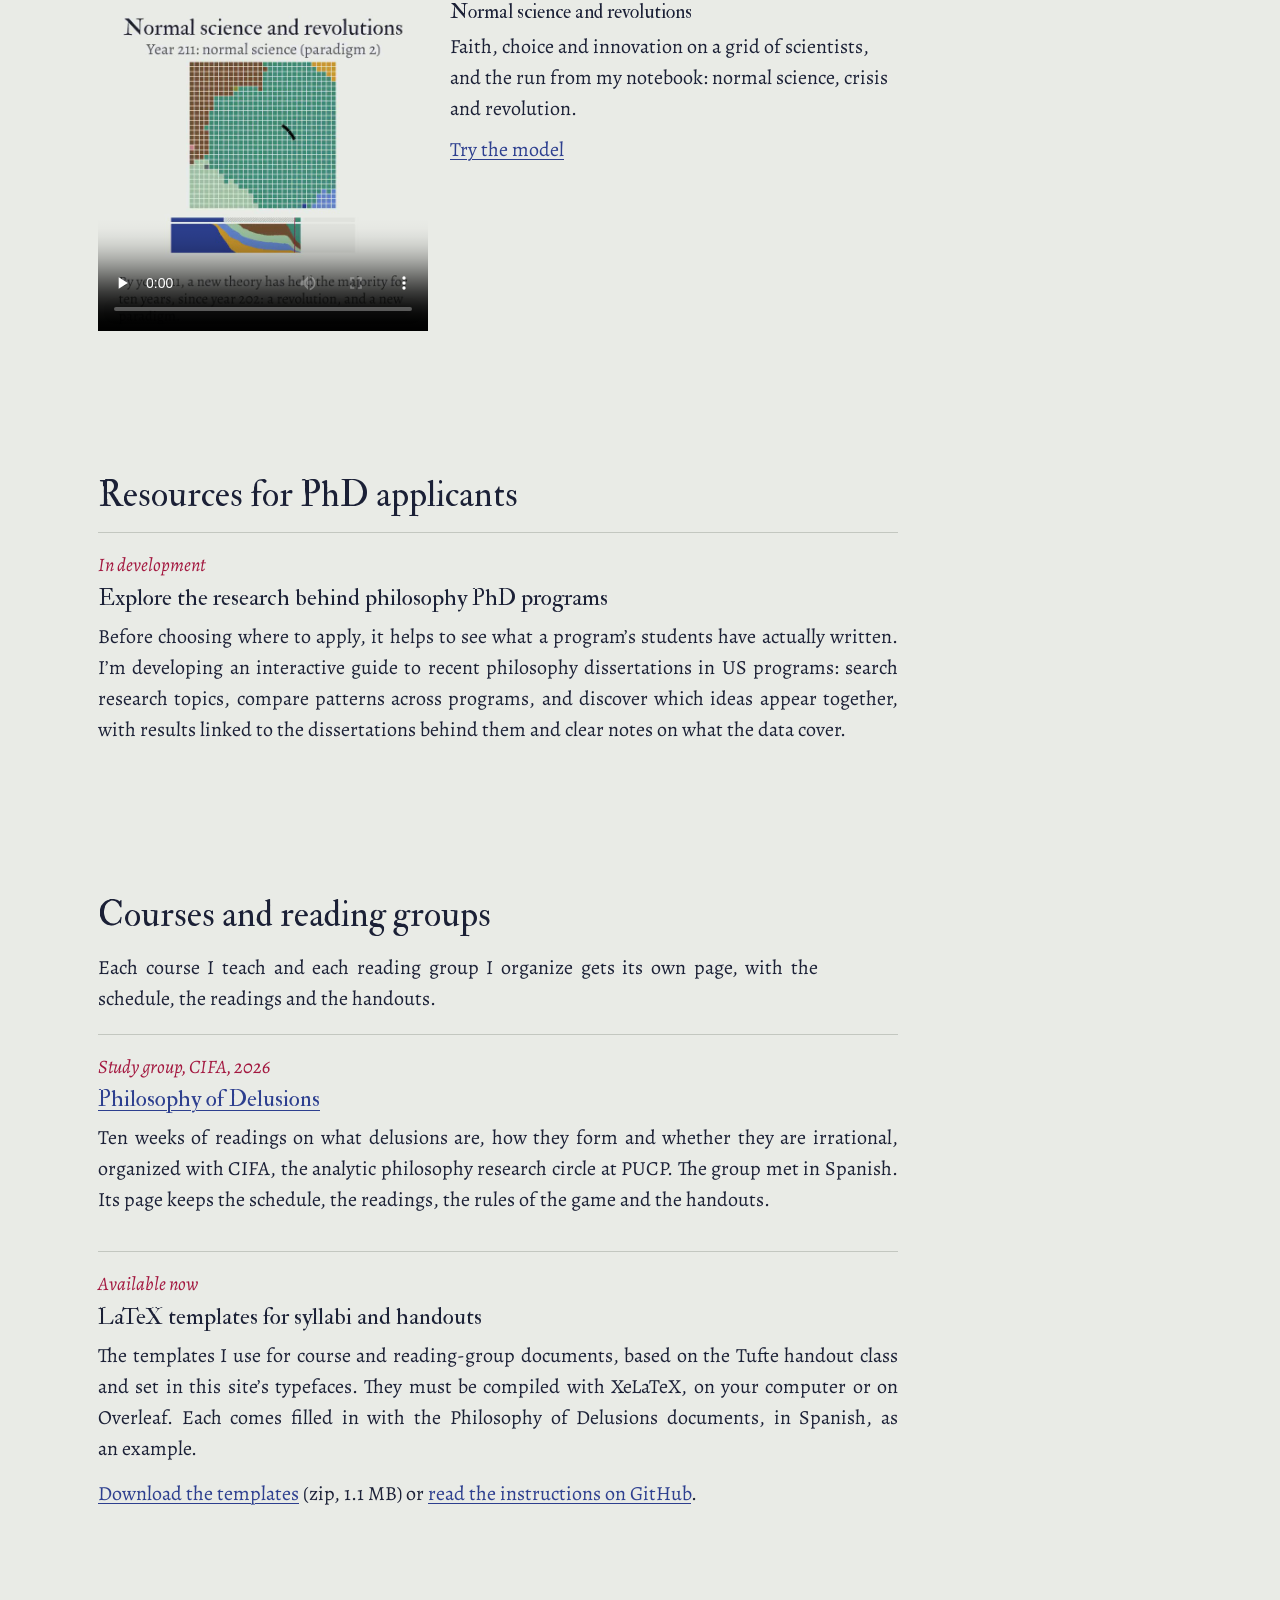
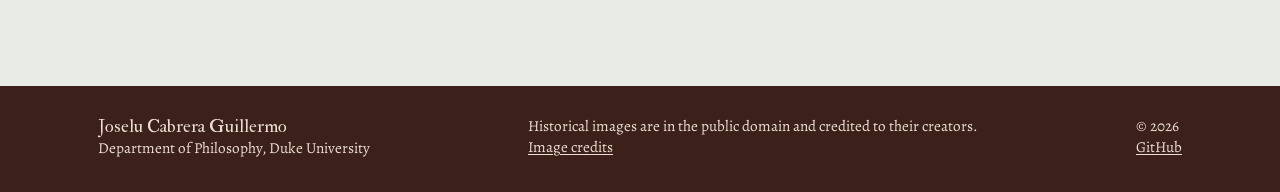
<file: teaching.html>
<!doctype html>
<html lang="en">
<head>
  <meta charset="utf-8">
  <title>Philosopher’s toolkit — Joselu Cabrera Guillermo</title>
  <meta name="robots" content="noindex">
  <link rel="canonical" href="https://joselu14.github.io/toolkit.html">
  <meta http-equiv="refresh" content="0; url=toolkit.html">
</head>
<body>
  <p>This page has moved to the <a href="toolkit.html">Philosopher’s toolkit</a>. / Esta página ahora está en <a href="toolkit.html">Herramientas</a>.</p>
</body>
</html>
</file>
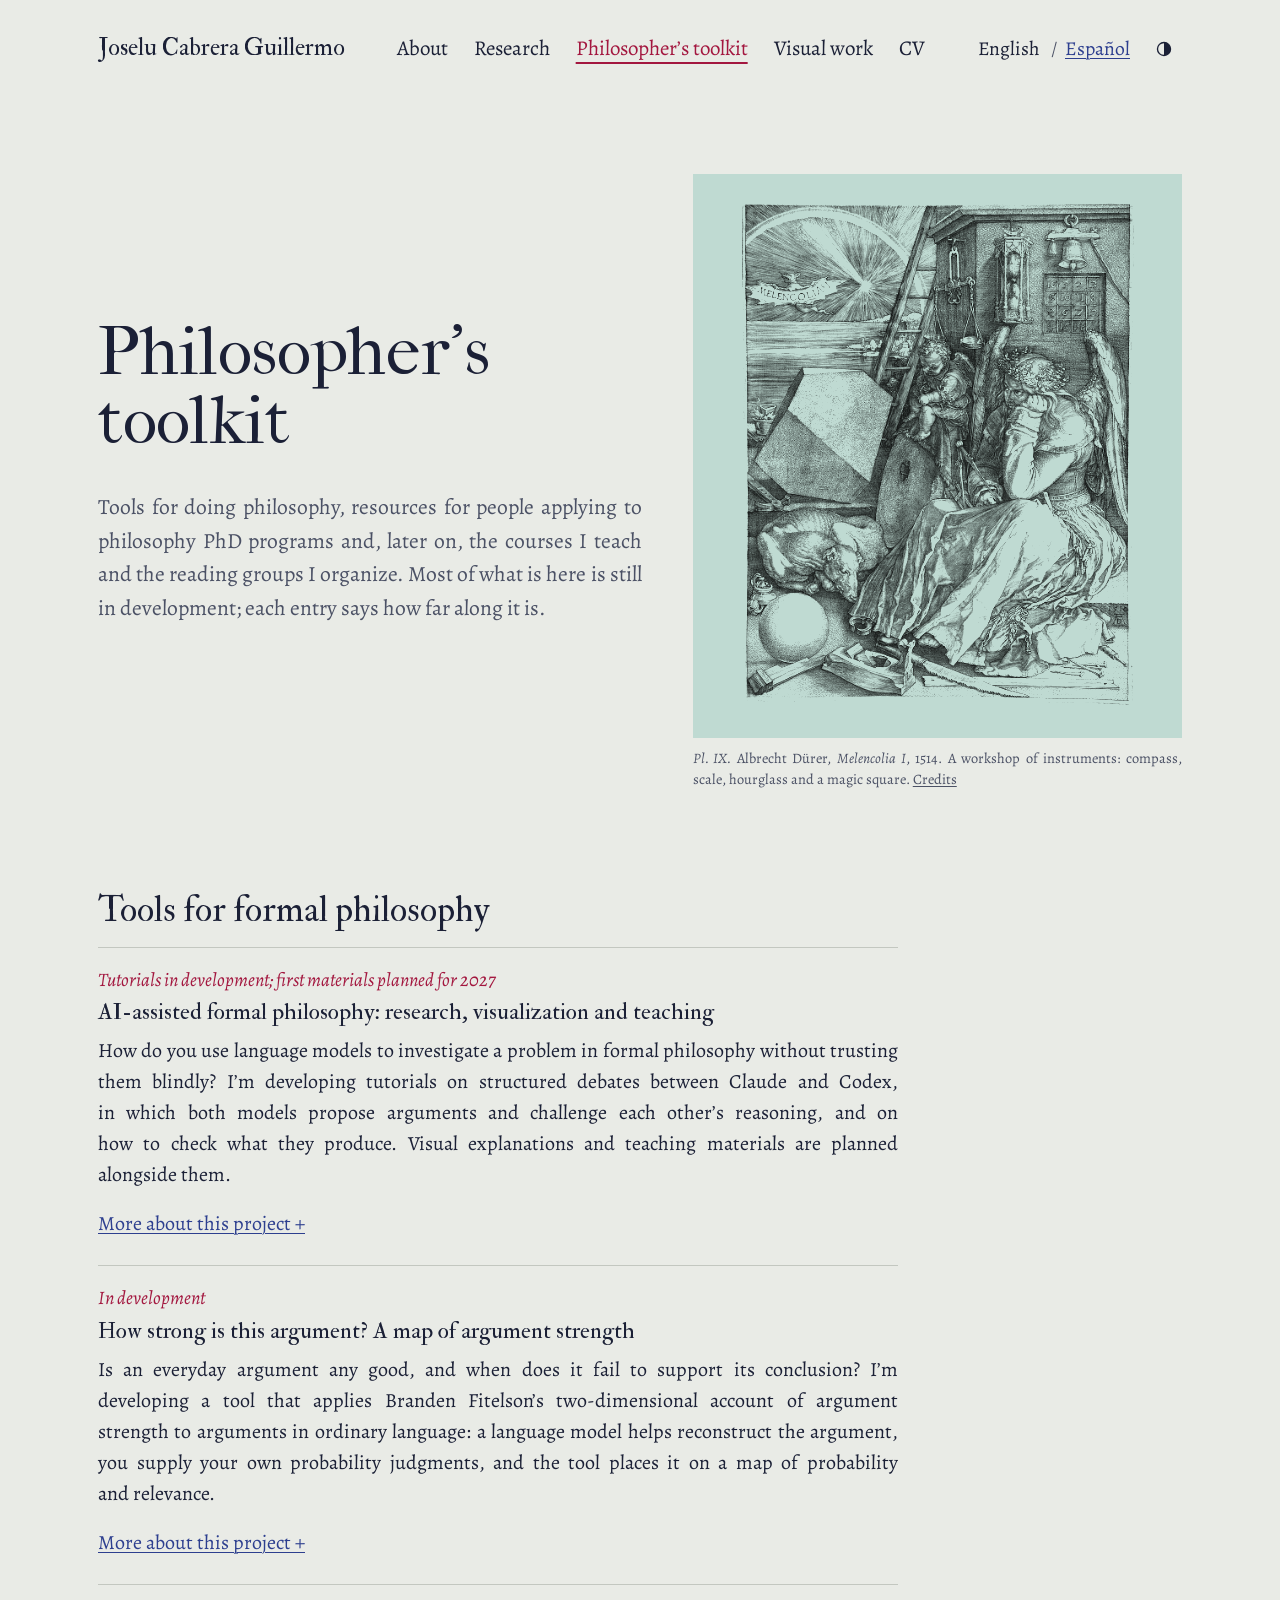
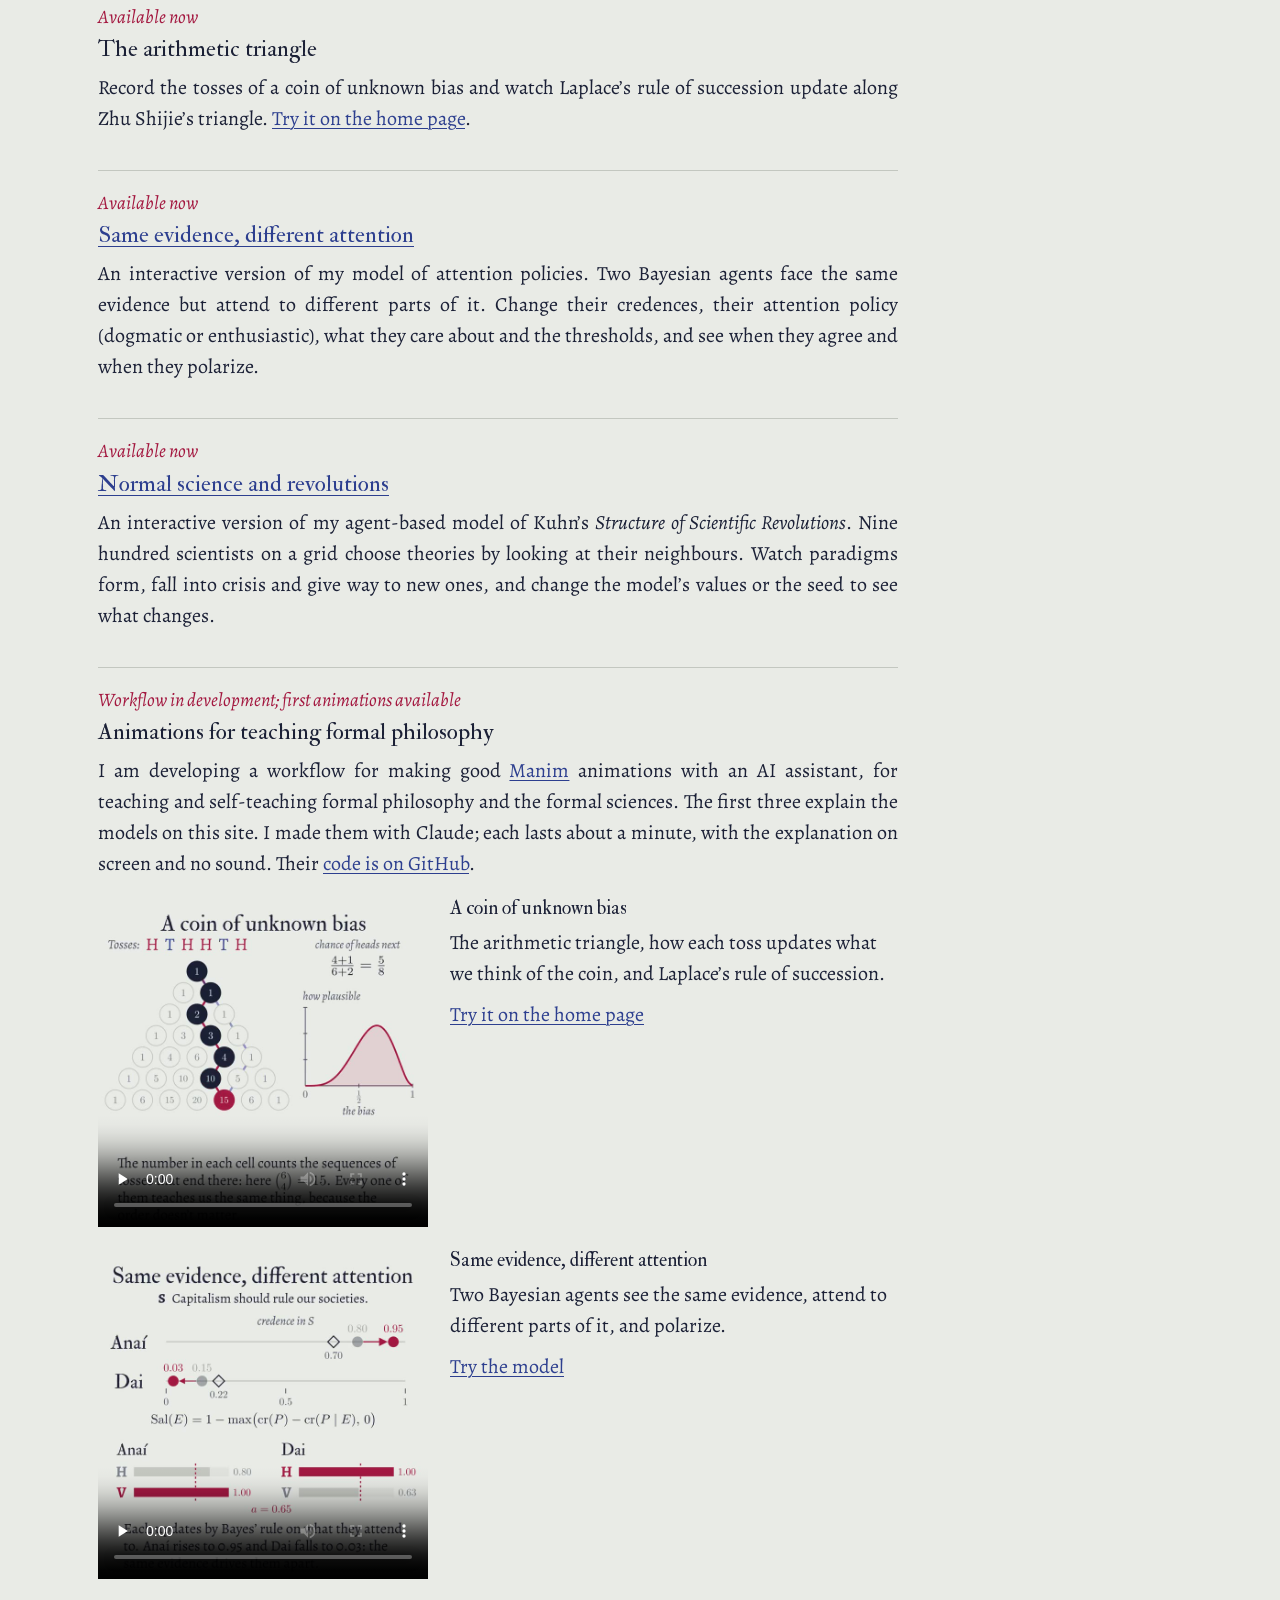
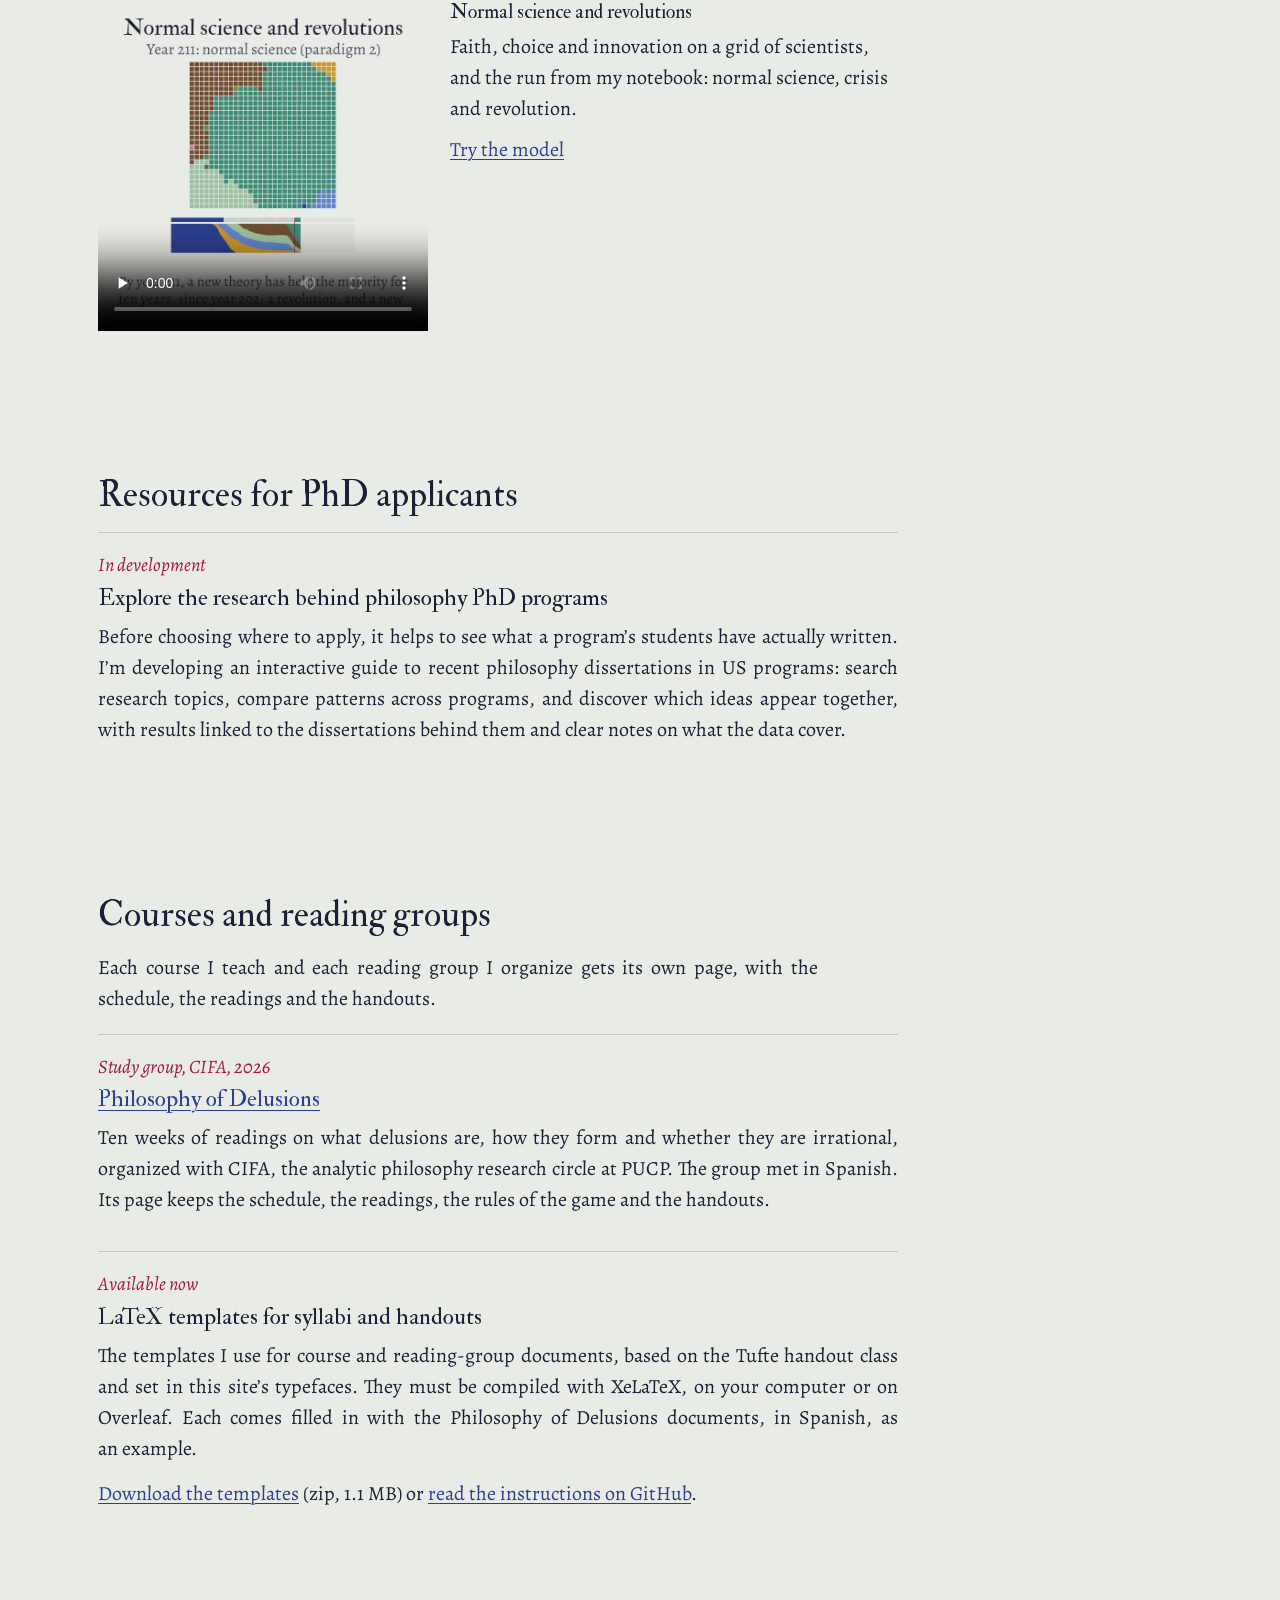
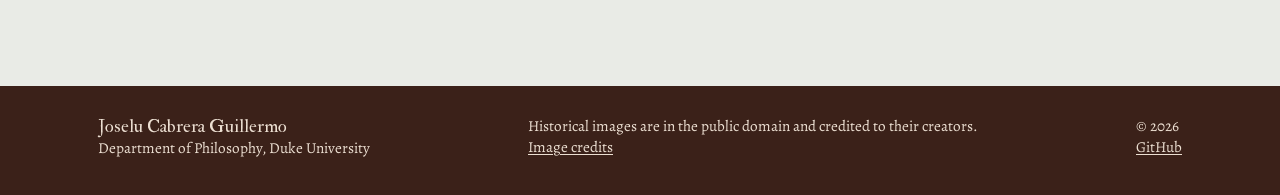
<file: toolkit.html>
<!doctype html>
<html lang="en" data-lang="en" data-title-en="Philosopher’s toolkit — Joselu Cabrera Guillermo" data-title-es="Herramientas — Joselu Cabrera Guillermo">
<head>
  <meta charset="utf-8">
  <meta name="viewport" content="width=device-width, initial-scale=1">
  <title>Philosopher’s toolkit — Joselu Cabrera Guillermo</title>
  <meta name="description" content="Tools for formal philosophy, resources for philosophy PhD applicants, and courses and reading groups, by Joselu Cabrera Guillermo. Several projects are in development.">
  <meta name="author" content="Joselu Cabrera Guillermo">
  <!-- Link previews (WhatsApp, Slack, social media) and search engines -->
  <link rel="canonical" href="https://joselu14.github.io/toolkit.html">
  <meta property="og:type" content="website">
  <meta property="og:site_name" content="Joselu Cabrera Guillermo">
  <meta property="og:title" content="Philosopher’s toolkit — Joselu Cabrera Guillermo">
  <meta property="og:description" content="Tools for formal philosophy, resources for philosophy PhD applicants, and courses and reading groups, by Joselu Cabrera Guillermo. Several projects are in development.">
  <meta property="og:url" content="https://joselu14.github.io/toolkit.html">
  <meta property="og:image" content="https://joselu14.github.io/assets/img/og-card.png">
  <meta property="og:image:width" content="1200">
  <meta property="og:image:height" content="630">
  <meta property="og:image:alt" content="Joselu Cabrera Guillermo, PhD student in Philosophy at Duke University, beside an arithmetic triangle drawn in type">
  <meta property="og:locale" content="en_US">
  <meta property="og:locale:alternate" content="es_PE">
  <meta name="twitter:card" content="summary_large_image">
  <meta name="theme-color" content="#e9ebe6" media="(prefers-color-scheme: light)">
  <meta name="theme-color" content="#141826" media="(prefers-color-scheme: dark)">
  <!-- /Link previews -->
  <!-- Set language and theme before the page paints (remembers the visitor's choice). -->
  <script>
    (function () {
      var d = document.documentElement, l, t;
      try { l = localStorage.getItem("lang"); t = localStorage.getItem("theme"); } catch (e) {}
      if (!l) l = ((navigator.languages && navigator.languages[0]) || navigator.language || "en").toLowerCase().indexOf("es") === 0 ? "es" : "en";
      d.setAttribute("data-lang", l); d.lang = l;
      if (t) d.setAttribute("data-theme", t);
    })();
  </script>
  <link rel="preload" href="assets/fonts/alegreya-latin-wght-normal.woff2" as="font" type="font/woff2" crossorigin>
  <link rel="stylesheet" href="assets/css/fonts.css">
  <link rel="stylesheet" href="assets/css/style.css">
  <link rel="icon" href="assets/img/favicon.svg" type="image/svg+xml">
</head>
<body>
  <a class="skip" href="#main"><span lang="en">Skip to content</span><span lang="es">Ir al contenido</span></a>

  <header class="site-header">
    <div class="wrap">
      <a class="brand" href="index.html">Joselu Cabrera Guillermo</a>
      <nav class="nav" aria-label="Main / Principal">
        <a href="index.html"><span lang="en">About</span><span lang="es">Inicio</span></a>
        <a href="research.html"><span lang="en">Research</span><span lang="es">Investigación</span></a>
        <a href="toolkit.html" aria-current="page"><span lang="en">Philosopher’s toolkit</span><span lang="es">Herramientas</span></a>
        <a href="visual.html"><span lang="en">Visual work</span><span lang="es">Obra visual</span></a>
        <a href="cv.html">CV</a>
      </nav>
      <div class="tools">
        <div class="seg" role="group" aria-label="Language / Idioma">
          <button type="button" data-set-lang="en" aria-pressed="true">English</button>
          <button type="button" data-set-lang="es" aria-pressed="false">Español</button>
        </div>
        <button type="button" class="icon-btn" id="theme-toggle" aria-label="Switch light or dark mode"
                data-label-en="Switch light or dark mode" data-label-es="Cambiar a modo claro u oscuro"><svg viewBox="0 0 20 20" width="18" height="18" aria-hidden="true" focusable="false"><circle cx="10" cy="10" r="7.25" fill="none" stroke="currentColor" stroke-width="1.5"/><path d="M10 2.75a7.25 7.25 0 0 1 0 14.5z" fill="currentColor"/></svg></button>
      </div>
    </div>
  </header>

  <main id="main">
    <header class="wrap page-head">
      <div class="split">
        <div>
          <h1><span lang="en">Philosopher’s toolkit</span><span lang="es">Herramientas</span></h1>
          <p lang="en">Tools for doing philosophy, resources for people applying to philosophy PhD programs and, later on, the courses I teach and the reading groups I organize. Most of what is here is still in development; each entry says how far along it is.</p>
          <p lang="es">Herramientas para hacer filosofía, recursos para quienes postulan a doctorados en filosofía y, más adelante, los cursos que enseñe y los grupos de lectura que organice. Casi todo lo que hay aquí está en desarrollo; cada entrada indica en qué punto está.</p>
        </div>
        <figure class="plate" data-tint="verdigris" data-aged>
          <div class="mat"><img src="assets/img/plates/durer-melencolia.jpg" width="960" height="1232"
            onerror="this.onerror=null;this.src='https://commons.wikimedia.org/wiki/Special:FilePath/Melencolia_I_MET_DP815742.jpg?width=960'"
            alt="Engraving of a winged figure in thought, surrounded by instruments and a magic square"
            data-alt-en="Engraving of a winged figure in thought, surrounded by instruments and a magic square"
            data-alt-es="Grabado de una figura alada pensativa, rodeada de instrumentos y un cuadrado mágico"></div>
          <figcaption><span class="label">Pl. IX.</span> Albrecht Dürer, <em>Me&shy;len&shy;co&shy;lia I</em>, 1514. <span lang="en">A workshop of instruments: compass, scale, hourglass and a magic square.</span><span lang="es">Un taller de instrumentos: compás, balanza, reloj de arena y un cuadrado mágico.</span> <a href="credits.html#melencolia"><span lang="en">Credits</span><span lang="es">Créditos</span></a></figcaption>
        </figure>
      </div>
    </header>

    <!-- Each entry: a status line, a title, a short description and, optionally, "More about this project". -->
    <section class="wrap" id="tools">
      <h2><span lang="en">Tools for formal philosophy</span><span lang="es">Herramientas para la filosofía formal</span></h2>
      <ul class="projects">
        <li class="project" id="ai-formal-philosophy">
          <span class="status"><span lang="en">Tutorials in development; first materials planned for 2027</span><span lang="es">Tutoriales en preparación; primeros materiales previstos para 2027</span></span>
          <h3><span lang="en">AI-assisted formal philosophy: research, visualization and teaching</span><span lang="es">Fi&shy;lo&shy;so&shy;fía formal con apoyo de IA: investigación, visualización y enseñanza</span></h3>
          <p lang="en">How do you use language models to investigate a problem in formal philosophy without trusting them blindly? I’m developing tutorials on structured debates between Claude and Codex, in which both models propose arguments and challenge each other’s reasoning, and on how to check what they produce. Visual explanations and teaching materials are planned alongside them.</p>
          <p lang="es">¿Cómo usar modelos de lenguaje para investigar un problema de filosofía formal sin confiar ciegamente en ellos? Estoy preparando tutoriales sobre debates estructurados entre Claude y Codex, en los que ambos modelos proponen argumentos y someten a crítica el razonamiento del otro, y sobre cómo revisar lo que producen. También están previstas explicaciones visuales y recursos para la enseñanza.</p>
          <details class="more">
            <summary><span lang="en">More about this project</span><span lang="es">Más sobre este proyecto</span></summary>
            <p lang="en">I have been using a structured exchange between Claude and Codex as a research assistant for problems in formal epistemology and decision theory. A question is first stated precisely, with shared definitions and source passages. Both models then build arguments, look for counterexamples and object to each other’s steps; neither is assigned to win. Afterwards, the reasoning is reviewed, paired with computational checks where they fit, and anything still unresolved is recorded as unresolved. Agreement between the models is a starting point for checking, not a verdict.</p>
            <p lang="en">I plan to share this workflow in 2027, starting with a tutorial built on a known, independently checkable example, with templates and lessons from what went wrong along the way. Visual explanations of ideas in probability, logic and decision theory, and classroom materials, are planned alongside. The debates run on Branden Fitelson’s <a href="https://github.com/fitelson/consensus-skill">Consensus</a> skill, and human-readable proofs follow his <a href="https://github.com/fitelson/proof-craft">Proof Craft</a> guidance.</p>
            <p lang="es">He estado usando un intercambio estructurado entre Claude y Codex como asistente de investigación para problemas de epistemología formal y teoría de la decisión. Primero se formula la pregunta con precisión, con definiciones y pasajes de las fuentes compartidos. Luego ambos modelos construyen argumentos, buscan contraejemplos y objetan los pasos del otro; ninguno tiene asignado ganar. Después se revisa el razonamiento, se acompaña de comprobaciones computacionales cuando corresponde, y lo que sigue sin resolver se registra como tal. Que los modelos coincidan es un punto de partida para revisar, no un veredicto.</p>
            <p lang="es">Planeo compartir este método en 2027, empezando por un tutorial construido sobre un ejemplo conocido y verificable de forma independiente, con plantillas y lecciones de lo que falló en el camino. También están previstas explicaciones visuales de ideas de probabilidad, lógica y teoría de la decisión, y materiales para clase. Los debates usan la skill <a href="https://github.com/fitelson/consensus-skill">Consensus</a> de Branden Fitelson, y las demostraciones siguen las pautas de su <a href="https://github.com/fitelson/proof-craft">Proof Craft</a>.</p>
          </details>
        </li>
        <li class="project" id="argument-strength">
          <span class="status"><span lang="en">In development</span><span lang="es">En desarrollo</span></span>
          <h3><span lang="en">How strong is this argument? A map of argument strength</span><span lang="es">¿Qué tan fuerte es este argumento? Un mapa de la fuerza argumentativa</span></h3>
          <p lang="en">Is an everyday argument any good, and when does it fail to support its conclusion? I’m developing a tool that applies Branden Fitelson’s two-dimensional account of argument strength to arguments in ordinary language: a language model helps reconstruct the argument, you supply your own probability judgments, and the tool places it on a map of probability and relevance.</p>
          <p lang="es">¿Es bueno un argumento cotidiano, y cuándo deja de apoyar su conclusión? Estoy desarrollando una herramienta que aplica la teoría bidimensional de la fuerza argumentativa de Branden Fitelson a argumentos en lenguaje ordinario: un modelo de lenguaje ayuda a reconstruir el argumento, tú das tus propios juicios de probabilidad y la herramienta lo ubica en un mapa de probabilidad y relevancia.</p>
          <details class="more">
            <summary><span lang="en">More about this project</span><span lang="es">Más sobre este proyecto</span></summary>
            <p lang="en">Fitelson’s account separates two things a good argument needs: its premises should make the conclusion probable, and they should be relevant to it, raising its probability. The tool will ask for your judgments about the premises rather than inventing numbers, check what those judgments jointly allow, and report whether the argument comes out strong, not strong or still open, and which further judgment would settle it. The language model only helps with the reconstruction and the explanation; the numbers come from your judgments and the calculation.</p>
            <p lang="es">La teoría de Fitelson distingue dos cosas que necesita un buen argumento: que sus premisas hagan probable la conclusión y que sean relevantes para ella, es decir, que aumenten su probabilidad. La herramienta te pedirá tus juicios sobre las premisas en lugar de inventar números, revisará qué permiten esos juicios en conjunto y te dirá si el argumento resulta fuerte, no fuerte o abierto, y qué juicio adicional lo decidiría. El modelo de lenguaje solo ayuda con la reconstrucción y la explicación; los números vienen de tus juicios y del cálculo.</p>
          </details>
        </li>
        <li class="project" id="arithmetic-triangle">
          <span class="status"><span lang="en">Available now</span><span lang="es">Disponible</span></span>
          <h3><span lang="en">The arithmetic triangle</span><span lang="es">El triángulo aritmético</span></h3>
          <p lang="en">Record the tosses of a coin of unknown bias and watch Laplace’s rule of succession update along Zhu Shijie’s triangle. <a href="index.html#triangle">Try it on the home page</a>.</p>
          <p lang="es">Registra los lanzamientos de una moneda de sesgo desconocido y mira cómo se actualiza la regla de sucesión de Laplace a lo largo del triángulo de Zhu Shijie. <a href="index.html#triangle">Pruébalo en la página de inicio</a>.</p>
        </li>
        <li class="project" id="attention-model">
          <span class="status"><span lang="en">Available now</span><span lang="es">Disponible</span></span>
          <h3><a href="attention.html"><span lang="en">Same evidence, different attention</span><span lang="es">La misma evidencia, distinta atención</span></a></h3>
          <p lang="en">An interactive version of my model of attention policies. Two Bayesian agents face the same evidence but attend to different parts of it. Change their credences, their attention policy (dogmatic or enthusiastic), what they care about and the thresholds, and see when they agree and when they polarize.</p>
          <p lang="es">Una versión interactiva de mi modelo de políticas atencionales. Dos agentes bayesianos enfrentan la misma evidencia, pero atienden a partes distintas de ella. Cambia sus grados de creencia, su política atencional (dogmática o entusiasta), lo que les importa y los umbrales, y mira cuándo llegan a un acuerdo y cuándo se polarizan.</p>
        </li>
        <li class="project" id="kuhn-model">
          <span class="status"><span lang="en">Available now</span><span lang="es">Disponible</span></span>
          <h3><a href="kuhn.html"><span lang="en">Normal science and revolutions</span><span lang="es">Ciencia normal y revoluciones</span></a></h3>
          <p lang="en">An interactive version of my agent-based model of Kuhn’s <em>Structure of Scientific Revolutions</em>. Nine hundred scientists on a grid choose theories by looking at their neighbours. Watch paradigms form, fall into crisis and give way to new ones, and change the model’s values or the seed to see what changes.</p>
          <p lang="es">Una versión interactiva de mi modelo basado en agentes de <em>La estructura de las revoluciones científicas</em> de Kuhn. Novecientos integrantes de una comunidad científica, en una grilla, eligen teorías mirando a quienes tienen alrededor. Mira cómo los paradigmas se forman, entran en crisis y dan paso a otros nuevos, y cambia los valores del modelo o la semilla para ver qué cambia.</p>
        </li>
        <li class="project" id="animations">
          <span class="status"><span lang="en">Workflow in development; first animations available</span><span lang="es">Flujo de trabajo en desarrollo; primeras animaciones disponibles</span></span>
          <h3><span lang="en">Animations for teaching formal philosophy</span><span lang="es">Animaciones para enseñar filosofía formal</span></h3>
          <p lang="en">I am developing a workflow for making good <a href="https://www.manim.community/">Manim</a> animations with an AI assistant, for teaching and self-teaching formal philosophy and the formal sciences. The first three explain the models on this site. I made them with Claude; each lasts about a minute, with the explanation on screen and no sound. Their <a href="https://github.com/Joselu14/joselu14.github.io/tree/main/animations">code is on GitHub</a>.</p>
          <p lang="es">Estoy desarrollando un flujo de trabajo para hacer buenas animaciones con <a href="https://www.manim.community/">Manim</a> con ayuda de un asistente de IA, para enseñar y aprender por cuenta propia filosofía formal y ciencias formales. Las tres primeras explican los modelos de esta página. Las hice con Claude; cada una dura alrededor de un minuto, con la explicación en pantalla y sin sonido. Su <a href="https://github.com/Joselu14/joselu14.github.io/tree/main/animations">código está en GitHub</a>.</p>
          <ul class="anims">
            <li><figure class="anim" id="anim-coin">
              <video lang="en" controls preload="none" playsinline width="1080" height="1080" poster="assets/video/coin-en.jpg" aria-label="Animation: A coin of unknown bias"><source src="assets/video/coin-en.mp4" type="video/mp4"></video>
              <video lang="es" controls preload="none" playsinline width="1080" height="1080" poster="assets/video/coin-es.jpg" aria-label="Animación: Una moneda de sesgo desconocido"><source src="assets/video/coin-es.mp4" type="video/mp4"></video>
              <figcaption>
                <h4><span lang="en">A coin of unknown bias</span><span lang="es">Una moneda de sesgo desconocido</span></h4>
                <p lang="en">The arithmetic triangle, how each toss updates what we think of the coin, and Laplace’s rule of succession.</p><p lang="es">El triángulo aritmético, cómo cada lanzamiento actualiza lo que pensamos de la moneda y la regla de sucesión de Laplace.</p>
                <p><a href="index.html#triangle"><span lang="en">Try it on the home page</span><span lang="es">Pruébalo en la página de inicio</span></a></p>
              </figcaption>
            </figure></li>
            <li><figure class="anim" id="anim-attention">
              <video lang="en" controls preload="none" playsinline width="1080" height="1080" poster="assets/video/attention-en.jpg" aria-label="Animation: Same evidence, different attention"><source src="assets/video/attention-en.mp4" type="video/mp4"></video>
              <video lang="es" controls preload="none" playsinline width="1080" height="1080" poster="assets/video/attention-es.jpg" aria-label="Animación: La misma evidencia, distinta atención"><source src="assets/video/attention-es.mp4" type="video/mp4"></video>
              <figcaption>
                <h4><span lang="en">Same evidence, different attention</span><span lang="es">La misma evidencia, distinta atención</span></h4>
                <p lang="en">Two Bayesian agents see the same evidence, attend to different parts of it, and polarize.</p><p lang="es">Dos agentes bayesianos ven la misma evidencia, atienden a partes distintas de ella y se polarizan.</p>
                <p><a href="attention.html"><span lang="en">Try the model</span><span lang="es">Prueba el modelo</span></a></p>
              </figcaption>
            </figure></li>
            <li><figure class="anim" id="anim-kuhn">
              <video lang="en" controls preload="none" playsinline width="1080" height="1080" poster="assets/video/kuhn-en.jpg" aria-label="Animation: Normal science and revolutions"><source src="assets/video/kuhn-en.mp4" type="video/mp4"></video>
              <video lang="es" controls preload="none" playsinline width="1080" height="1080" poster="assets/video/kuhn-es.jpg" aria-label="Animación: Ciencia normal y revoluciones"><source src="assets/video/kuhn-es.mp4" type="video/mp4"></video>
              <figcaption>
                <h4><span lang="en">Normal science and revolutions</span><span lang="es">Ciencia normal y revoluciones</span></h4>
                <p lang="en">Faith, choice and innovation on a grid of scientists, and the run from my notebook: normal science, crisis and revolution.</p><p lang="es">Fe, elección e innovación en una grilla de integrantes de una comunidad científica, y la corrida de mi cuaderno: ciencia normal, crisis y revolución.</p>
                <p><a href="kuhn.html"><span lang="en">Try the model</span><span lang="es">Prueba el modelo</span></a></p>
              </figcaption>
            </figure></li>
          </ul>
        </li>
      </ul>
    </section>

    <section class="wrap" id="resources">
      <h2><span lang="en">Resources for PhD applicants</span><span lang="es">Recursos para postular al doctorado</span></h2>
      <ul class="projects">
        <li class="project" id="phd-explorer">
          <span class="status"><span lang="en">In development</span><span lang="es">En desarrollo</span></span>
          <h3><span lang="en">Explore the research behind philosophy PhD programs</span><span lang="es">Explora la investigación detrás de los doctorados en filosofía</span></h3>
          <p lang="en">Before choosing where to apply, it helps to see what a program’s students have actually written. I’m developing an interactive guide to recent philosophy dissertations in US programs: search research topics, compare patterns across programs, and discover which ideas appear together, with results linked to the dissertations behind them and clear notes on what the data cover.</p>
          <p lang="es">Antes de decidir a dónde postular, ayuda ver qué han escrito realmente los estudiantes de cada programa. Estoy desarrollando una guía interactiva de tesis doctorales recientes en programas de filosofía de Estados Unidos: buscar temas de investigación, comparar patrones entre programas y descubrir qué ideas aparecen juntas, con resultados enlazados a las tesis que los respaldan e información clara sobre qué cubren los datos.</p>
        </li>
      </ul>
    </section>

    <section class="wrap" id="courses">
      <h2><span lang="en">Courses and reading groups</span><span lang="es">Cursos y grupos de lectura</span></h2>
      <p class="measure" lang="en">Each course I teach and each reading group I organize gets its own page, with the schedule, the readings and the handouts.</p>
      <p class="measure" lang="es">Cada curso que enseño y cada grupo de lectura que organizo tiene su propia página, con el cronograma, las lecturas y los materiales.</p>
      <!-- For a new course or group: copy templates/course-or-group.html to courses/NAME.html or groups/NAME.html,
           then copy the <li class="project"> below and link it to the new page. -->
      <ul class="projects">
        <li class="project" id="filosofia-de-los-delirios">
          <span class="status"><span lang="en">Study group, CIFA, 2026</span><span lang="es">Grupo de estudio, CIFA, 2026</span></span>
          <h3><a href="groups/filosofia-de-los-delirios.html"><span lang="en">Phi&shy;los&shy;o&shy;phy of Delusions</span><span lang="es">Fi&shy;lo&shy;so&shy;fía de los delirios</span></a></h3>
          <p lang="en">Ten weeks of readings on what delusions are, how they form and whether they are irrational, organized with CIFA, the analytic philosophy research circle at PUCP. The group met in Spanish. Its page keeps the schedule, the readings, the rules of the game and the handouts.</p>
          <p lang="es">Diez semanas de lecturas sobre qué son los delirios, cómo se forman y si son irracionales, organizadas con el Círculo de Investigación en Fi&shy;lo&shy;so&shy;fía Ana&shy;lí&shy;ti&shy;ca de la PUCP. Su página reúne el cronograma, las lecturas, las reglas de juego y los materiales.</p>
        </li>
        <li class="project" id="latex-templates">
          <span class="status"><span lang="en">Available now</span><span lang="es">Disponible</span></span>
          <h3><span lang="en">LaTeX templates for syllabi and handouts</span><span lang="es">Plantillas de LaTeX para sílabos y separatas</span></h3>
          <p lang="en">The templates I use for course and reading-group documents, based on the Tufte handout class and set in this site’s typefaces. They must be compiled with XeLaTeX, on your computer or on Overleaf. Each comes filled in with the Phi&shy;los&shy;o&shy;phy of Delusions documents, in Spanish, as an example.</p>
          <p lang="es">Las plantillas que uso para los documentos de cursos y grupos de lectura, basadas en la clase Tufte handout y con las tipografías de esta página. Hay que compilarlas con XeLaTeX, en su computadora o en Overleaf. Cada una viene llena con los documentos de Fi&shy;lo&shy;so&shy;fía de los delirios como ejemplo.</p>
          <p lang="en"><a href="templates/latex-templates.zip">Download the templates</a> (zip, 1.1 MB) or <a href="https://github.com/Joselu14/joselu14.github.io/tree/main/templates/latex">read the instructions on GitHub</a>.</p>
          <p lang="es"><a href="templates/latex-templates.zip">Descargar las plantillas</a> (zip, 1.1 MB) o <a href="https://github.com/Joselu14/joselu14.github.io/tree/main/templates/latex">leer las instrucciones en GitHub</a>.</p>
        </li>
      </ul>
    </section>
  </main>

  <footer class="site-footer">
    <div class="wrap">
      <span><span class="who">Joselu Cabrera Guillermo</span><br><span lang="en">De&shy;part&shy;ment of Phi&shy;los&shy;o&shy;phy, Duke Uni&shy;ver&shy;si&shy;ty</span><span lang="es">De&shy;par&shy;ta&shy;men&shy;to de Fi&shy;lo&shy;so&shy;fía, Duke Uni&shy;ver&shy;si&shy;ty</span></span>
      <span><span lang="en">Historical images are in the public domain and credited to their creators.</span><span lang="es">Las imágenes históricas son de dominio público y se acreditan a sus autores.</span><br>
        <a href="credits.html"><span lang="en">Image credits</span><span lang="es">Créditos de imágenes</span></a></span>
      <span>&copy; <span class="year">2026</span><br><a href="https://github.com/Joselu14">GitHub</a></span>
    </div>
  </footer>

  <script src="assets/js/main.js"></script>
</body>
</html>
</file>
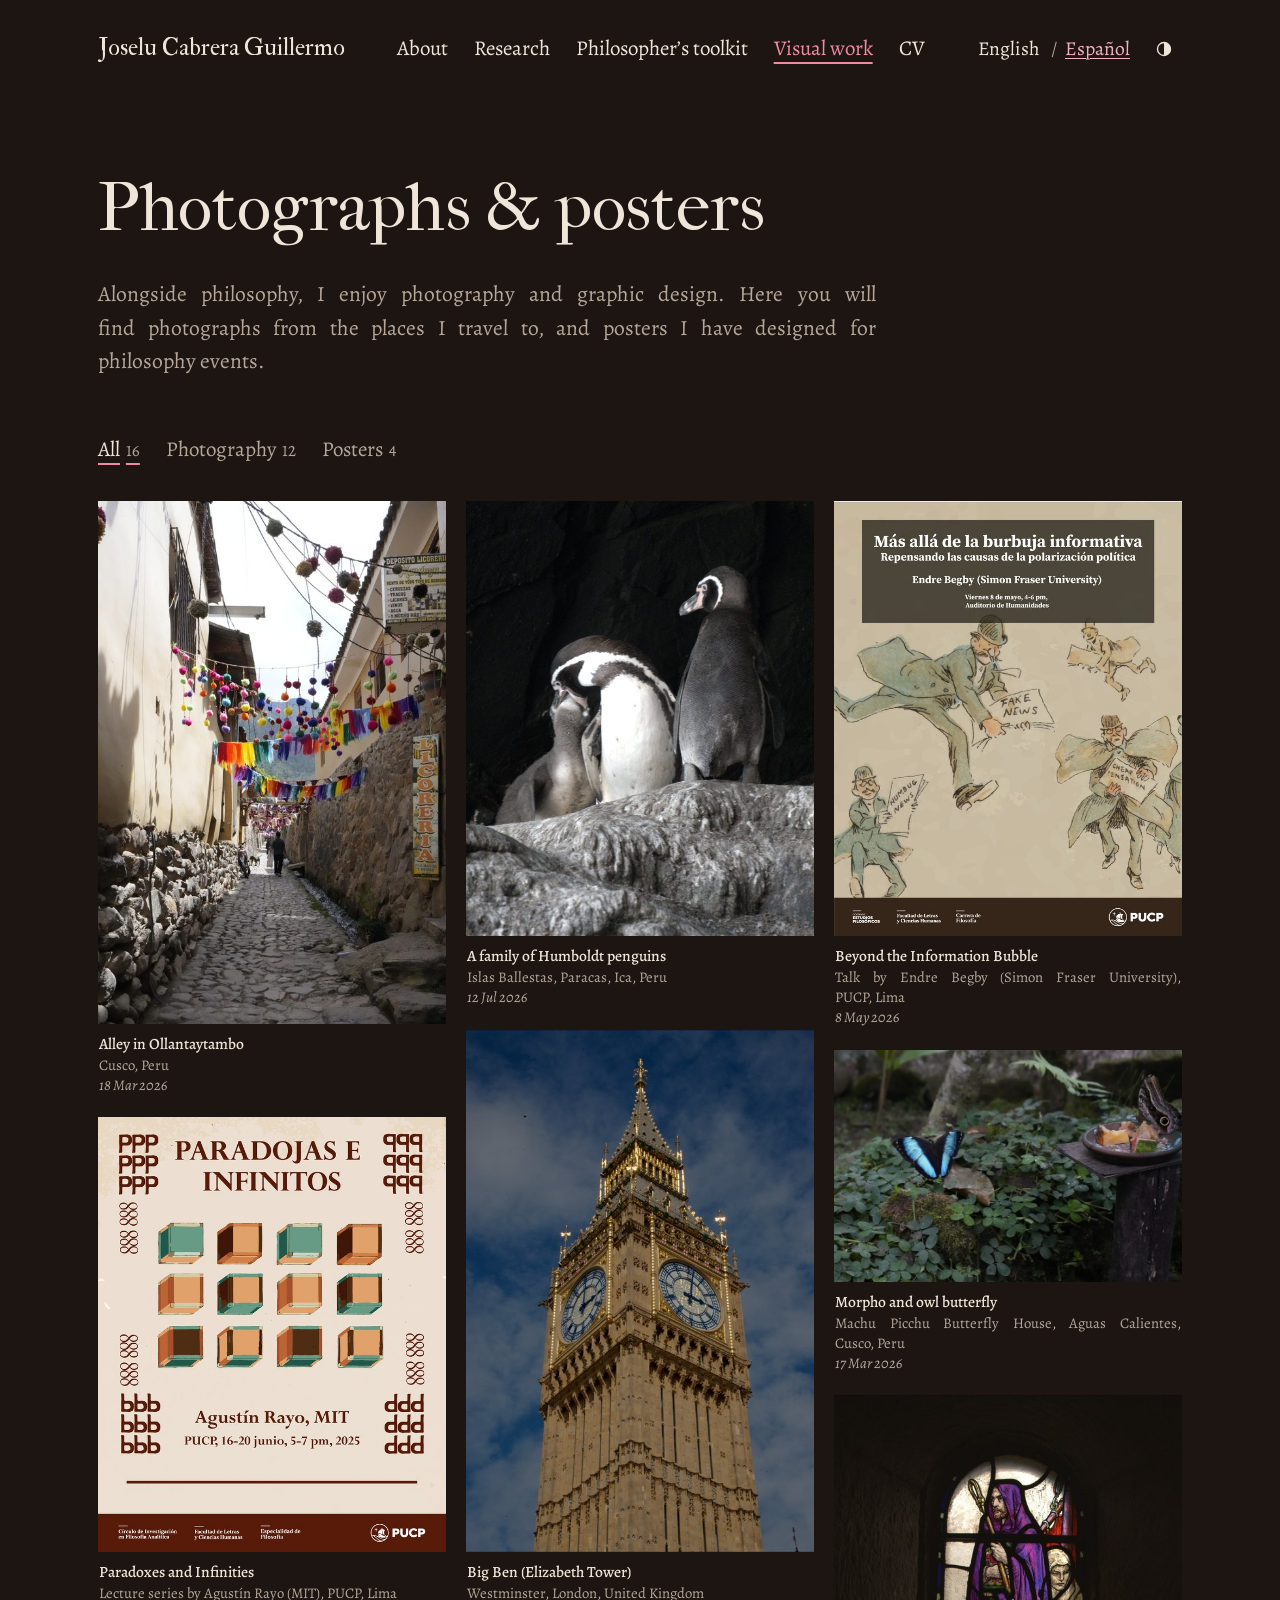
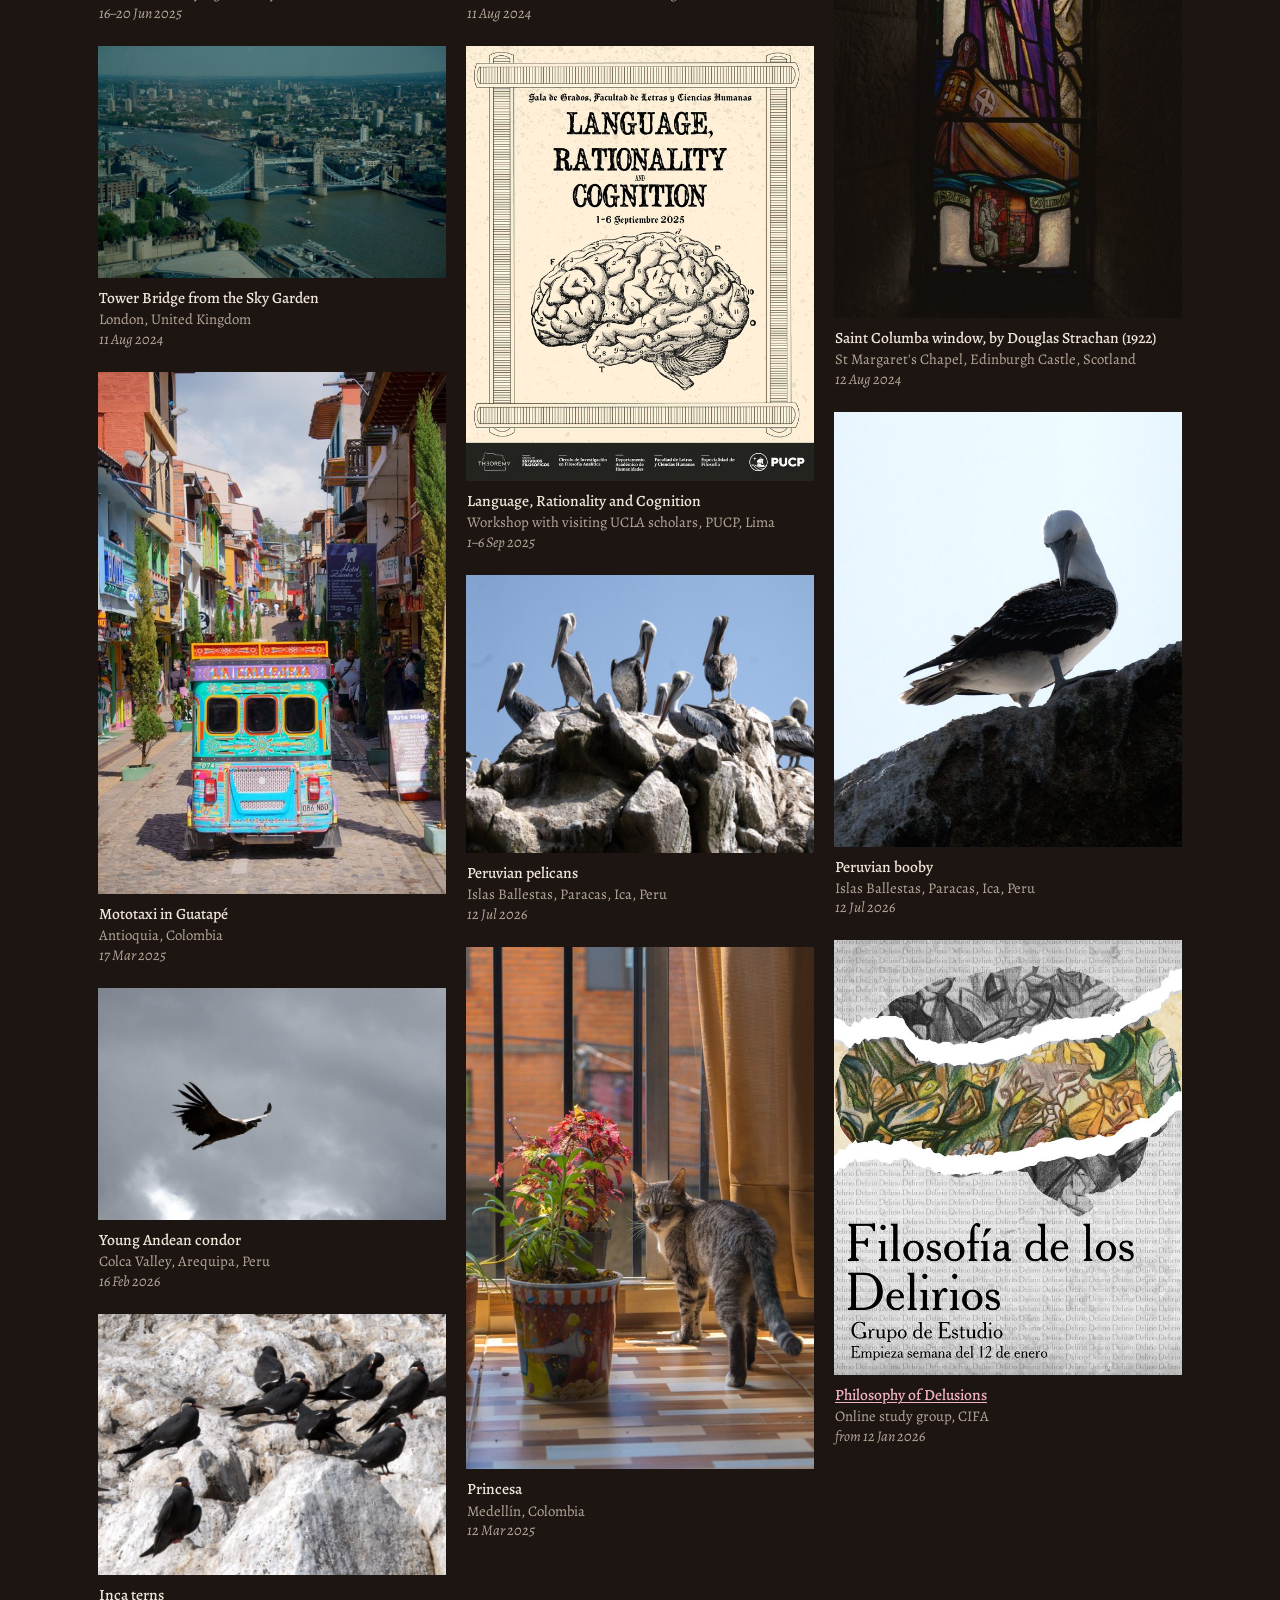
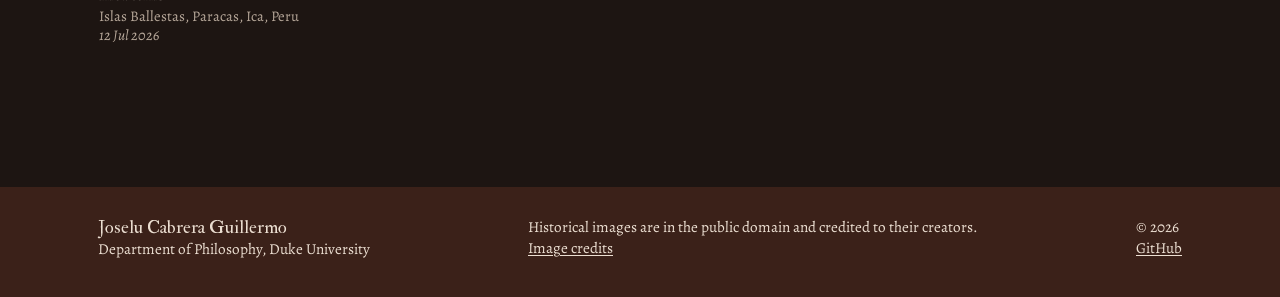
<file: visual.html>
<!doctype html>
<html lang="en" data-lang="en" data-title-en="Visual work — Joselu Cabrera Guillermo" data-title-es="Obra visual — Joselu Cabrera Guillermo">
<head>
  <meta charset="utf-8">
  <meta name="viewport" content="width=device-width, initial-scale=1">
  <title>Visual work — Joselu Cabrera Guillermo</title>
  <meta name="description" content="Photographs, and posters for philosophy events, by Joselu Cabrera Guillermo.">
  <meta name="author" content="Joselu Cabrera Guillermo">
  <!-- Link previews (WhatsApp, Slack, social media) and search engines -->
  <link rel="canonical" href="https://joselu14.github.io/visual.html">
  <meta property="og:type" content="website">
  <meta property="og:site_name" content="Joselu Cabrera Guillermo">
  <meta property="og:title" content="Visual work — Joselu Cabrera Guillermo">
  <meta property="og:description" content="Photographs, and posters for philosophy events, by Joselu Cabrera Guillermo.">
  <meta property="og:url" content="https://joselu14.github.io/visual.html">
  <meta property="og:image" content="https://joselu14.github.io/assets/img/og-card.png">
  <meta property="og:image:width" content="1200">
  <meta property="og:image:height" content="630">
  <meta property="og:image:alt" content="Joselu Cabrera Guillermo, PhD student in Philosophy at Duke University, beside an arithmetic triangle drawn in type">
  <meta property="og:locale" content="en_US">
  <meta property="og:locale:alternate" content="es_PE">
  <meta name="twitter:card" content="summary_large_image">
  <meta name="theme-color" content="#e9ebe6" media="(prefers-color-scheme: light)">
  <meta name="theme-color" content="#141826" media="(prefers-color-scheme: dark)">
  <!-- /Link previews -->
  <!-- Set language and theme before the page paints (remembers the visitor's choice). -->
  <script>
    (function () {
      var d = document.documentElement, l, t;
      try { l = localStorage.getItem("lang"); t = localStorage.getItem("theme"); } catch (e) {}
      if (!l) l = ((navigator.languages && navigator.languages[0]) || navigator.language || "en").toLowerCase().indexOf("es") === 0 ? "es" : "en";
      d.setAttribute("data-lang", l); d.lang = l;
      if (t) d.setAttribute("data-theme", t);
    })();
  </script>
  <link rel="preload" href="assets/fonts/alegreya-latin-wght-normal.woff2" as="font" type="font/woff2" crossorigin>
  <link rel="stylesheet" href="assets/css/fonts.css">
  <link rel="stylesheet" href="assets/css/style.css">
  <link rel="icon" href="assets/img/favicon.svg" type="image/svg+xml">
</head>
<body class="darkroom">
  <a class="skip" href="#main"><span lang="en">Skip to content</span><span lang="es">Ir al contenido</span></a>

  <header class="site-header">
    <div class="wrap">
      <a class="brand" href="index.html">Joselu Cabrera Guillermo</a>
      <nav class="nav" aria-label="Main / Principal">
        <a href="index.html"><span lang="en">About</span><span lang="es">Inicio</span></a>
        <a href="research.html"><span lang="en">Research</span><span lang="es">Investigación</span></a>
        <a href="toolkit.html"><span lang="en">Philosopher’s toolkit</span><span lang="es">Herramientas</span></a>
        <a href="visual.html" aria-current="page"><span lang="en">Visual work</span><span lang="es">Obra visual</span></a>
        <a href="cv.html">CV</a>
      </nav>
      <div class="tools">
        <div class="seg" role="group" aria-label="Language / Idioma">
          <button type="button" data-set-lang="en" aria-pressed="true">English</button>
          <button type="button" data-set-lang="es" aria-pressed="false">Español</button>
        </div>
        <button type="button" class="icon-btn" id="theme-toggle" aria-label="Switch light or dark mode"
                data-label-en="Switch light or dark mode" data-label-es="Cambiar a modo claro u oscuro"><svg viewBox="0 0 20 20" width="18" height="18" aria-hidden="true" focusable="false"><circle cx="10" cy="10" r="7.25" fill="none" stroke="currentColor" stroke-width="1.5"/><path d="M10 2.75a7.25 7.25 0 0 1 0 14.5z" fill="currentColor"/></svg></button>
      </div>
    </div>
  </header>

  <main id="main">
    <header class="wrap page-head">
      <h1><span lang="en">Photographs &amp; posters</span><span lang="es">Fotografías y afiches</span></h1>
      <p lang="en">Alongside philosophy, I enjoy photography and graphic design. Here you will find photographs from the places I travel to, and posters I have designed for philosophy events.</p>
      <p lang="es">Además de la filosofía, disfruto de la fotografía y del diseño gráfico. Aquí encontrarás fotografías de los lugares a los que viajo y afiches que he diseñado para eventos de filosofía.</p>
    </header>

    <section class="wrap" style="padding-top: 0">
      <div class="filters" role="group" aria-label="Filter / Filtrar">
        <button type="button" data-filter="all" aria-pressed="true"><span lang="en">All</span><span lang="es">Todo</span><span class="count"></span></button>
        <button type="button" data-filter="photo" aria-pressed="false"><span lang="en">Photography</span><span lang="es">Fotografía</span><span class="count"></span></button>
        <button type="button" data-filter="poster" aria-pressed="false"><span lang="en">Posters</span><span lang="es">Afiches</span><span class="count"></span></button>
      </div>

      <!--
        HOW TO ADD A REAL PIECE
        1. Put two versions of the image in assets/img/gallery/photos/ (or posters/):
           name.jpg (about 1600 px on the long side) and name-sm.jpg (about 800 px).
        2. Copy one <figure> below, change the file names, the alt texts and the caption.
        3. data-kind="photo" or data-kind="poster" decides which tab shows it.
      -->
      <div class="gallery">
        <figure class="work" data-kind="photo">
          <button type="button" aria-label="Open" data-label-en="Open: Alley in Ollantaytambo" data-label-es="Abrir: Callejón en Ollantaytambo"><img src="assets/img/gallery/photos/2026-03-ollantaytambo-callejon-sm.jpg" data-full="assets/img/gallery/photos/2026-03-ollantaytambo-callejon.jpg" width="533" height="800" loading="lazy"
            alt="A narrow cobbled street between stone walls, strung with colourful wool pompoms and tassels" data-alt-en="A narrow cobbled street between stone walls, strung with colourful wool pompoms and tassels" data-alt-es="Una calle angosta empedrada entre muros de piedra, adornada con pompones y flecos de lana de colores"></button>
          <figcaption><strong><span lang="en">Alley in Ollan&shy;tay&shy;tam&shy;bo</span><span lang="es">Callejón en Ollan&shy;tay&shy;tam&shy;bo</span></strong>
            <span class="meta"><span lang="en">Cusco, Peru</span><span lang="es">Cusco, Perú</span><time datetime="2026-03-18"><span lang="en">18 Mar 2026</span><span lang="es">18 mar 2026</span></time></span></figcaption>
        </figure>
        <figure class="work" data-kind="poster">
          <button type="button" aria-label="Open: Paradoxes and Infinities" data-label-en="Open: Paradoxes and Infinities" data-label-es="Abrir: Paradojas e infinitos"><img src="assets/img/gallery/posters/2025-06-paradojas-e-infinitos-sm.jpg" data-full="assets/img/gallery/posters/2025-06-paradojas-e-infinitos.jpg" width="640" height="800" loading="lazy"
            alt="Poster for Agustín Rayo&#x27;s lecture series Paradoxes and Infinities, titled in Spanish Paradojas e infinitos: rows of orange and teal cubes framed by repeated letters and infinity signs" data-alt-en="Poster for Agustín Rayo&#x27;s lecture series Paradoxes and Infinities, titled in Spanish Paradojas e infinitos: rows of orange and teal cubes framed by repeated letters and infinity signs" data-alt-es="Afiche de las clases Paradojas e infinitos de Agustín Rayo: filas de cubos naranjas y verde azulado rodeadas de letras repetidas y signos de infinito"></button>
          <figcaption><strong><span lang="en">Paradoxes and Infinities</span><span lang="es">Paradojas e infinitos</span></strong>
            <span class="meta"><span lang="en">Lecture series by Agustín Rayo (MIT), PUCP, Lima</span><span lang="es">Ciclo de clases de Agustín Rayo (MIT), PUCP, Lima</span><time datetime="2025-06-16"><span lang="en">16–20 Jun 2025</span><span lang="es">16–20 jun 2025</span></time></span></figcaption>
        </figure>
        <figure class="work" data-kind="photo">
          <button type="button" aria-label="Open" data-label-en="Open: Tower Bridge from the Sky Garden" data-label-es="Abrir: El Tower Bridge desde el Sky Garden"><img src="assets/img/gallery/photos/2024-08-london-tower-bridge-sm.jpg" data-full="assets/img/gallery/photos/2024-08-london-tower-bridge.jpg" width="800" height="533" loading="lazy"
            alt="Aerial view of Tower Bridge over the Thames, with the Tower of London in the foreground" data-alt-en="Aerial view of Tower Bridge over the Thames, with the Tower of London in the foreground" data-alt-es="Vista aérea del Tower Bridge sobre el Támesis, con la Torre de Londres en primer plano"></button>
          <figcaption><strong><span lang="en">Tower Bridge from the Sky Garden</span><span lang="es">El Tower Bridge desde el Sky Garden</span></strong>
            <span class="meta"><span lang="en">London, United Kingdom</span><span lang="es">Londres, Reino Unido</span><time datetime="2024-08-11"><span lang="en">11 Aug 2024</span><span lang="es">11 ago 2024</span></time></span></figcaption>
        </figure>
        <figure class="work" data-kind="photo">
          <button type="button" aria-label="Open" data-label-en="Open: Mototaxi in Guatapé" data-label-es="Abrir: Mototaxi en Guatapé"><img src="assets/img/gallery/photos/2025-03-guatape-mototaxi-sm.jpg" data-full="assets/img/gallery/photos/2025-03-guatape-mototaxi.jpg" width="533" height="800" loading="lazy"
            alt="A brightly painted mototaxi called La Callejera on a cobbled street lined with colourful houses" data-alt-en="A brightly painted mototaxi called La Callejera on a cobbled street lined with colourful houses" data-alt-es="Un mototaxi pintado de colores vivos llamado La Callejera en una calle empedrada entre casas de colores"></button>
          <figcaption><strong><span lang="en">Mototaxi in Guatapé</span><span lang="es">Mototaxi en Guatapé</span></strong>
            <span class="meta"><span lang="en">An&shy;tio&shy;quia, Colombia</span><span lang="es">An&shy;tio&shy;quia, Colombia</span><time datetime="2025-03-17"><span lang="en">17 Mar 2025</span><span lang="es">17 mar 2025</span></time></span></figcaption>
        </figure>
        <figure class="work" data-kind="photo">
          <button type="button" aria-label="Open" data-label-en="Open: Young Andean condor" data-label-es="Abrir: Cóndor andino joven"><img src="assets/img/gallery/photos/2026-02-colca-condor-sm.jpg" data-full="assets/img/gallery/photos/2026-02-colca-condor.jpg" width="800" height="533" loading="lazy"
            alt="A young condor soaring with spread wings against a grey, cloudy sky" data-alt-en="A young condor soaring with spread wings against a grey, cloudy sky" data-alt-es="Un cóndor joven planeando con las alas abiertas contra un cielo gris y nublado"></button>
          <figcaption><strong><span lang="en">Young Andean condor</span><span lang="es">Cóndor andino joven</span></strong>
            <span class="meta"><span lang="en">Colca Valley, Arequipa, Peru</span><span lang="es">Valle del Colca, Arequipa, Perú</span><time datetime="2026-02-16"><span lang="en">16 Feb 2026</span><span lang="es">16 feb 2026</span></time></span></figcaption>
        </figure>
        <figure class="work" data-kind="photo">
          <button type="button" aria-label="Open" data-label-en="Open: Inca terns" data-label-es="Abrir: Charranes inca"><img src="assets/img/gallery/photos/2026-07-paracas-inca-terns-sm.jpg" data-full="assets/img/gallery/photos/2026-07-paracas-inca-terns.jpg" width="800" height="600" loading="lazy"
            alt="A group of dark grey Inca terns with white moustaches and red bills resting on pale rocks" data-alt-en="A group of dark grey Inca terns with white moustaches and red bills resting on pale rocks" data-alt-es="Un grupo de charranes inca, gris oscuro con bigotes blancos y picos rojos, descansando sobre rocas claras"></button>
          <figcaption><strong><span lang="en">Inca terns</span><span lang="es">Charranes inca</span></strong>
            <span class="meta"><span lang="en">Islas Ballestas, Paracas, Ica, Peru</span><span lang="es">Islas Ballestas, Paracas, Ica, Perú</span><time datetime="2026-07-12"><span lang="en">12 Jul 2026</span><span lang="es">12 jul 2026</span></time></span></figcaption>
        </figure>
        <figure class="work" data-kind="photo">
          <button type="button" aria-label="Open" data-label-en="Open: A family of Humboldt penguins" data-label-es="Abrir: Familia de pingüinos de Humboldt"><img src="assets/img/gallery/photos/2026-07-paracas-penguins-sm.jpg" data-full="assets/img/gallery/photos/2026-07-paracas-penguins.jpg" width="640" height="800" loading="lazy"
            alt="An adult Humboldt penguin feeding a grey chick on a rock, with another penguin beside them" data-alt-en="An adult Humboldt penguin feeding a grey chick on a rock, with another penguin beside them" data-alt-es="Un pingüino de Humboldt adulto alimentando a una cría gris sobre una roca, junto a otro pingüino"></button>
          <figcaption><strong><span lang="en">A family of Humboldt penguins</span><span lang="es">Familia de pingüinos de Humboldt</span></strong>
            <span class="meta"><span lang="en">Islas Ballestas, Paracas, Ica, Peru</span><span lang="es">Islas Ballestas, Paracas, Ica, Perú</span><time datetime="2026-07-12"><span lang="en">12 Jul 2026</span><span lang="es">12 jul 2026</span></time></span></figcaption>
        </figure>
        <figure class="work" data-kind="photo">
          <button type="button" aria-label="Open" data-label-en="Open: Big Ben (Elizabeth Tower)" data-label-es="Abrir: Big Ben (Torre Isabel)"><img src="assets/img/gallery/photos/2024-08-london-big-ben-sm.jpg" data-full="assets/img/gallery/photos/2024-08-london-big-ben.jpg" width="533" height="800" loading="lazy"
            alt="The gilded clock tower of the Palace of Westminster against a blue, cloudy sky" data-alt-en="The gilded clock tower of the Palace of Westminster against a blue, cloudy sky" data-alt-es="La torre del reloj dorada del Palacio de Westminster contra un cielo azul con nubes"></button>
          <figcaption><strong><span lang="en">Big Ben (Elizabeth Tower)</span><span lang="es">Big Ben (Torre Isabel)</span></strong>
            <span class="meta"><span lang="en">West&shy;min&shy;ster, London, United Kingdom</span><span lang="es">West&shy;min&shy;ster, Londres, Reino Unido</span><time datetime="2024-08-11"><span lang="en">11 Aug 2024</span><span lang="es">11 ago 2024</span></time></span></figcaption>
        </figure>
        <figure class="work" data-kind="poster">
          <button type="button" aria-label="Open: Language, Rationality and Cognition" data-label-en="Open: Language, Rationality and Cognition" data-label-es="Abrir: Language, Rationality and Cognition"><img src="assets/img/gallery/posters/2025-09-language-rationality-cognition-sm.jpg" data-full="assets/img/gallery/posters/2025-09-language-rationality-cognition.jpg" width="640" height="800" loading="lazy"
            alt="Poster for the workshop Language, Rationality and Cognition: an antique engraving of a labelled human brain inside an ornamental frame" data-alt-en="Poster for the workshop Language, Rationality and Cognition: an antique engraving of a labelled human brain inside an ornamental frame" data-alt-es="Afiche del workshop Language, Rationality and Cognition: un grabado antiguo de un cerebro humano rotulado dentro de un marco ornamental"></button>
          <figcaption><strong>Language, Rationality and Cognition</strong>
            <span class="meta"><span lang="en">Workshop with visiting UCLA scholars, PUCP, Lima</span><span lang="es">Workshop con académicos visitantes de UCLA, PUCP, Lima</span><time datetime="2025-09-01"><span lang="en">1–6 Sep 2025</span><span lang="es">1–6 sep 2025</span></time></span></figcaption>
        </figure>
        <figure class="work" data-kind="photo">
          <button type="button" aria-label="Open" data-label-en="Open: Peruvian pelicans" data-label-es="Abrir: Pelícanos peruanos"><img src="assets/img/gallery/photos/2026-07-paracas-pelicans-sm.jpg" data-full="assets/img/gallery/photos/2026-07-paracas-pelicans.jpg" width="800" height="640" loading="lazy"
            alt="Several Peruvian pelicans perched on top of a rocky outcrop under a blue sky" data-alt-en="Several Peruvian pelicans perched on top of a rocky outcrop under a blue sky" data-alt-es="Varios pelícanos peruanos posados en la cima de un peñasco bajo un cielo azul"></button>
          <figcaption><strong><span lang="en">Pe&shy;ru&shy;vian pelicans</span><span lang="es">Pelícanos peruanos</span></strong>
            <span class="meta"><span lang="en">Islas Ballestas, Paracas, Ica, Peru</span><span lang="es">Islas Ballestas, Paracas, Ica, Perú</span><time datetime="2026-07-12"><span lang="en">12 Jul 2026</span><span lang="es">12 jul 2026</span></time></span></figcaption>
        </figure>
        <figure class="work" data-kind="photo">
          <button type="button" aria-label="Open" data-label-en="Open: Princesa" data-label-es="Abrir: Princesa"><img src="assets/img/gallery/photos/2025-03-medellin-princesa-sm.jpg" data-full="assets/img/gallery/photos/2025-03-medellin-princesa.jpg" width="533" height="800" loading="lazy"
            alt="A grey tabby cat looking back over her shoulder beside potted plants by a sunny window" data-alt-en="A grey tabby cat looking back over her shoulder beside potted plants by a sunny window" data-alt-es="Una gata atigrada gris que mira hacia atrás junto a unas macetas, al lado de una ventana soleada"></button>
          <figcaption><strong><span lang="en">Princesa</span><span lang="es">Princesa</span></strong>
            <span class="meta"><span lang="en">Medellín, Colombia</span><span lang="es">Medellín, Colombia</span><time datetime="2025-03-12"><span lang="en">12 Mar 2025</span><span lang="es">12 mar 2025</span></time></span></figcaption>
        </figure>
        <figure class="work" data-kind="poster">
          <button type="button" aria-label="Open: Beyond the Information Bubble" data-label-en="Open: Beyond the Information Bubble" data-label-es="Abrir: Más allá de la burbuja informativa"><img src="assets/img/gallery/posters/2026-05-begby-burbuja-informativa-sm.jpg" data-full="assets/img/gallery/posters/2026-05-begby-burbuja-informativa.jpg" width="640" height="800" loading="lazy"
            alt="Poster for Endre Begby&#x27;s talk Beyond the Information Bubble: a vintage cartoon of newspaper men running with papers labelled Fake News and Humbug News" data-alt-en="Poster for Endre Begby&#x27;s talk Beyond the Information Bubble: a vintage cartoon of newspaper men running with papers labelled Fake News and Humbug News" data-alt-es="Afiche de la conferencia de Endre Begby: una caricatura antigua de hombres corriendo con periódicos que dicen Fake News y Humbug News"></button>
          <figcaption><strong><span lang="en">Beyond the Information Bubble</span><span lang="es">Más allá de la burbuja informativa</span></strong>
            <span class="meta"><span lang="en">Talk by Endre Begby (Simon Fraser Uni&shy;ver&shy;si&shy;ty), PUCP, Lima</span><span lang="es">Conferencia de Endre Begby (Simon Fraser Uni&shy;ver&shy;si&shy;ty), PUCP, Lima</span><time datetime="2026-05-08"><span lang="en">8 May 2026</span><span lang="es">8 may 2026</span></time></span></figcaption>
        </figure>
        <figure class="work" data-kind="photo">
          <button type="button" aria-label="Open" data-label-en="Open: Morpho and owl butterfly" data-label-es="Abrir: Morfo y mariposa búho"><img src="assets/img/gallery/photos/2026-03-machupicchu-morpho-sm.jpg" data-full="assets/img/gallery/photos/2026-03-machupicchu-morpho.jpg" width="800" height="533" loading="lazy"
            alt="A black-and-blue morpho butterfly over clover leaves; an owl butterfly feeds on fruit on a plate to the right" data-alt-en="A black-and-blue morpho butterfly over clover leaves; an owl butterfly feeds on fruit on a plate to the right" data-alt-es="Una mariposa morfo negra y azul sobre hojas de trébol; a la derecha, una mariposa búho se alimenta de fruta en un plato"></button>
          <figcaption><strong><span lang="en">Morpho and owl butterfly</span><span lang="es">Morfo y mariposa búho</span></strong>
            <span class="meta"><span lang="en">Machu Picchu Butterfly House, Aguas Calientes, Cusco, Peru</span><span lang="es">Mariposario de Machu Picchu, Aguas Calientes, Cusco, Perú</span><time datetime="2026-03-17"><span lang="en">17 Mar 2026</span><span lang="es">17 mar 2026</span></time></span></figcaption>
        </figure>
        <figure class="work" data-kind="photo">
          <button type="button" aria-label="Open" data-label-en="Open: Saint Columba window, by Douglas Strachan (1922)" data-label-es="Abrir: Vitral de san Columba, de Douglas Strachan (1922)"><img src="assets/img/gallery/photos/2024-08-edinburgh-st-columba-window-sm.jpg" data-full="assets/img/gallery/photos/2024-08-edinburgh-st-columba-window.jpg" width="533" height="800" loading="lazy"
            alt="Stained-glass window of Saint Columba in a purple hooded cloak, standing in a boat, set in a dark stone wall" data-alt-en="Stained-glass window of Saint Columba in a purple hooded cloak, standing in a boat, set in a dark stone wall" data-alt-es="Vitral de san Columba con un manto morado con capucha, de pie en una barca, en un muro de piedra oscuro"></button>
          <figcaption><strong><span lang="en">Saint Columba window, by Douglas Strachan (1922)</span><span lang="es">Vitral de san Columba, de Douglas Strachan (1922)</span></strong>
            <span class="meta"><span lang="en">St Margaret&#x27;s Chapel, Edinburgh Castle, Scotland</span><span lang="es">Capilla de Santa Margarita, Castillo de Edimburgo, Escocia</span><time datetime="2024-08-12"><span lang="en">12 Aug 2024</span><span lang="es">12 ago 2024</span></time></span></figcaption>
        </figure>
        <figure class="work" data-kind="photo">
          <button type="button" aria-label="Open" data-label-en="Open: Peruvian booby" data-label-es="Abrir: Piquero peruano"><img src="assets/img/gallery/photos/2026-07-paracas-booby-sm.jpg" data-full="assets/img/gallery/photos/2026-07-paracas-booby.jpg" width="640" height="800" loading="lazy"
            alt="A Peruvian booby with a white head and scaled dark back preening on a rock ridge against a pale sky" data-alt-en="A Peruvian booby with a white head and scaled dark back preening on a rock ridge against a pale sky" data-alt-es="Un piquero peruano de cabeza blanca y dorso oscuro escamado acicalándose sobre una roca, contra un cielo pálido"></button>
          <figcaption><strong><span lang="en">Pe&shy;ru&shy;vian booby</span><span lang="es">Piquero peruano</span></strong>
            <span class="meta"><span lang="en">Islas Ballestas, Paracas, Ica, Peru</span><span lang="es">Islas Ballestas, Paracas, Ica, Perú</span><time datetime="2026-07-12"><span lang="en">12 Jul 2026</span><span lang="es">12 jul 2026</span></time></span></figcaption>
        </figure>
        <figure class="work" data-kind="poster">
          <button type="button" aria-label="Open: Philosophy of Delusions" data-label-en="Open: Philosophy of Delusions" data-label-es="Abrir: Filosofía de los Delirios"><img src="assets/img/gallery/posters/2026-01-filosofia-de-los-delirios-sm.jpg" data-full="assets/img/gallery/posters/2026-01-filosofia-de-los-delirios.jpg" width="640" height="800" loading="lazy"
            alt="Poster for the Philosophy of Delusions study group, titled in Spanish Filosofía de los Delirios: a torn-paper collage in the shape of a brain revealing a colourful drawing" data-alt-en="Poster for the Philosophy of Delusions study group, titled in Spanish Filosofía de los Delirios: a torn-paper collage in the shape of a brain revealing a colourful drawing" data-alt-es="Afiche del grupo de estudio Filosofía de los Delirios: un collage de papel rasgado con forma de cerebro que deja ver un dibujo de colores"></button>
          <figcaption><strong><a href="groups/filosofia-de-los-delirios.html"><span lang="en">Phi&shy;los&shy;o&shy;phy of Delusions</span><span lang="es">Fi&shy;lo&shy;so&shy;fía de los Delirios</span></a></strong>
            <span class="meta"><span lang="en">Online study group, CIFA</span><span lang="es">Grupo de estudio en línea, CIFA</span><time datetime="2026-01-12"><span lang="en">from 12 Jan 2026</span><span lang="es">desde el 12 ene 2026</span></time></span></figcaption>
        </figure>
        <!-- POSTER TEMPLATE: copy, remove the comment marks, and fill in.
        <figure class="work" data-kind="poster">
          <button type="button" aria-label="Open" data-label-en="Open: Event title" data-label-es="Abrir: Título del evento"><img src="assets/img/gallery/posters/NAME-sm.jpg" data-full="assets/img/gallery/posters/NAME.jpg" loading="lazy"
            alt="Poster for …" data-alt-en="Poster for …" data-alt-es="Afiche para …"></button>
          <figcaption><strong><span lang="en">Event title</span><span lang="es">Título del evento</span></strong>
            <span class="meta"><span lang="en">Organizer, place</span><span lang="es">Organizador, lugar</span><time datetime="2026-01">2026</time></span></figcaption>
        </figure>
        -->
      </div>
      <p class="empty" data-empty-for="poster" hidden><span lang="en">Posters coming soon.</span><span lang="es">Pronto subiré mis afiches.</span></p>
    </section>

    <!-- Lightbox (opens when a piece is clicked; arrows to move, Esc to close) -->
    <dialog class="lightbox" id="lightbox" aria-label="Image viewer" data-label-en="Image viewer" data-label-es="Visor de imágenes">
      <div class="lb-top">
        <p class="viewer-position" role="status" aria-atomic="true"></p>
        <button type="button" class="lb-close" data-close><span lang="en">Close</span><span lang="es">Cerrar</span></button>
      </div>
      <div class="stage"></div>
      <div class="bar">
        <button type="button" class="lb-arrow" data-prev aria-label="Previous image" data-label-en="Previous image" data-label-es="Imagen anterior">&larr;</button>
        <span class="caption"></span>
        <button type="button" class="lb-arrow" data-next aria-label="Next image" data-label-en="Next image" data-label-es="Imagen siguiente">&rarr;</button>
      </div>
    </dialog>
  </main>

  <footer class="site-footer">
    <div class="wrap">
      <span><span class="who">Joselu Cabrera Guillermo</span><br><span lang="en">De&shy;part&shy;ment of Phi&shy;los&shy;o&shy;phy, Duke Uni&shy;ver&shy;si&shy;ty</span><span lang="es">De&shy;par&shy;ta&shy;men&shy;to de Fi&shy;lo&shy;so&shy;fía, Duke Uni&shy;ver&shy;si&shy;ty</span></span>
      <span><span lang="en">Historical images are in the public domain and credited to their creators.</span><span lang="es">Las imágenes históricas son de dominio público y se acreditan a sus autores.</span><br>
        <a href="credits.html"><span lang="en">Image credits</span><span lang="es">Créditos de imágenes</span></a></span>
      <span>&copy; <span class="year">2026</span><br><a href="https://github.com/Joselu14">GitHub</a></span>
    </div>
  </footer>

  <script src="assets/js/main.js"></script>
</body>
</html>
</file>
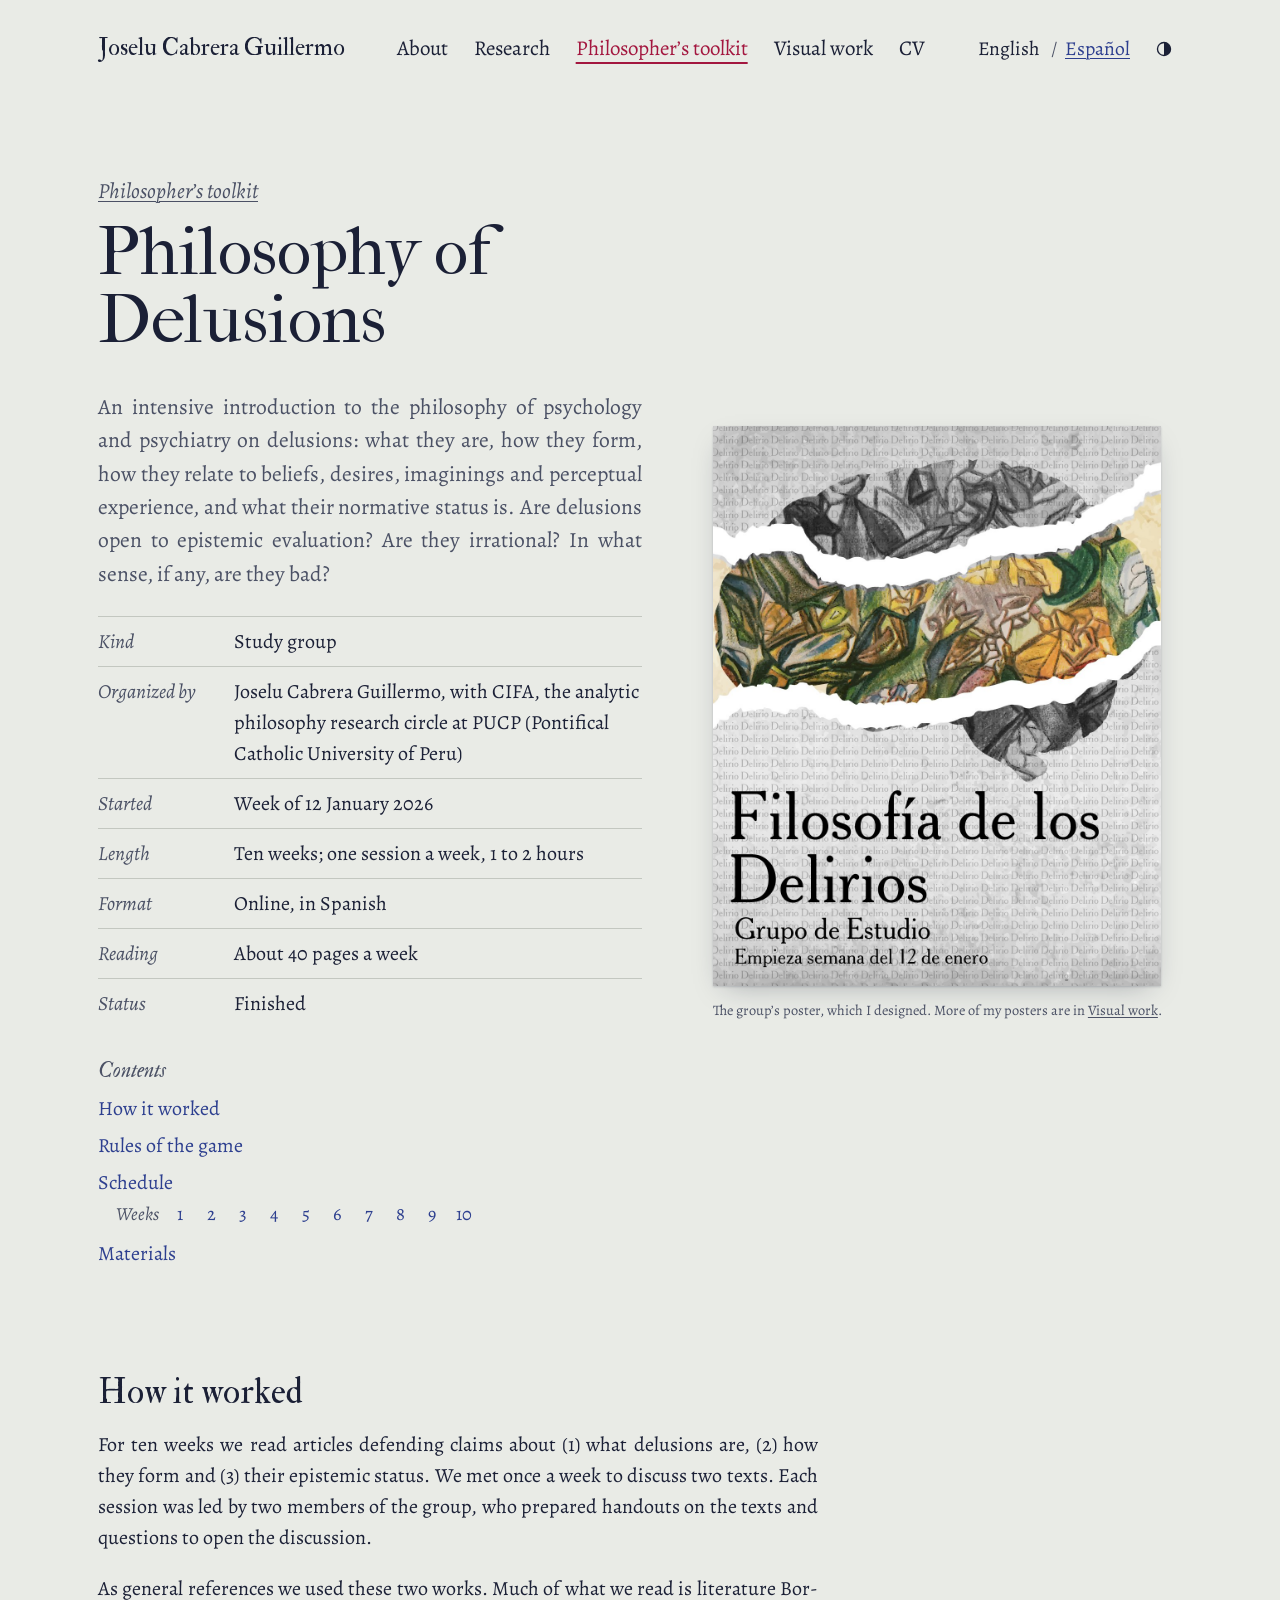
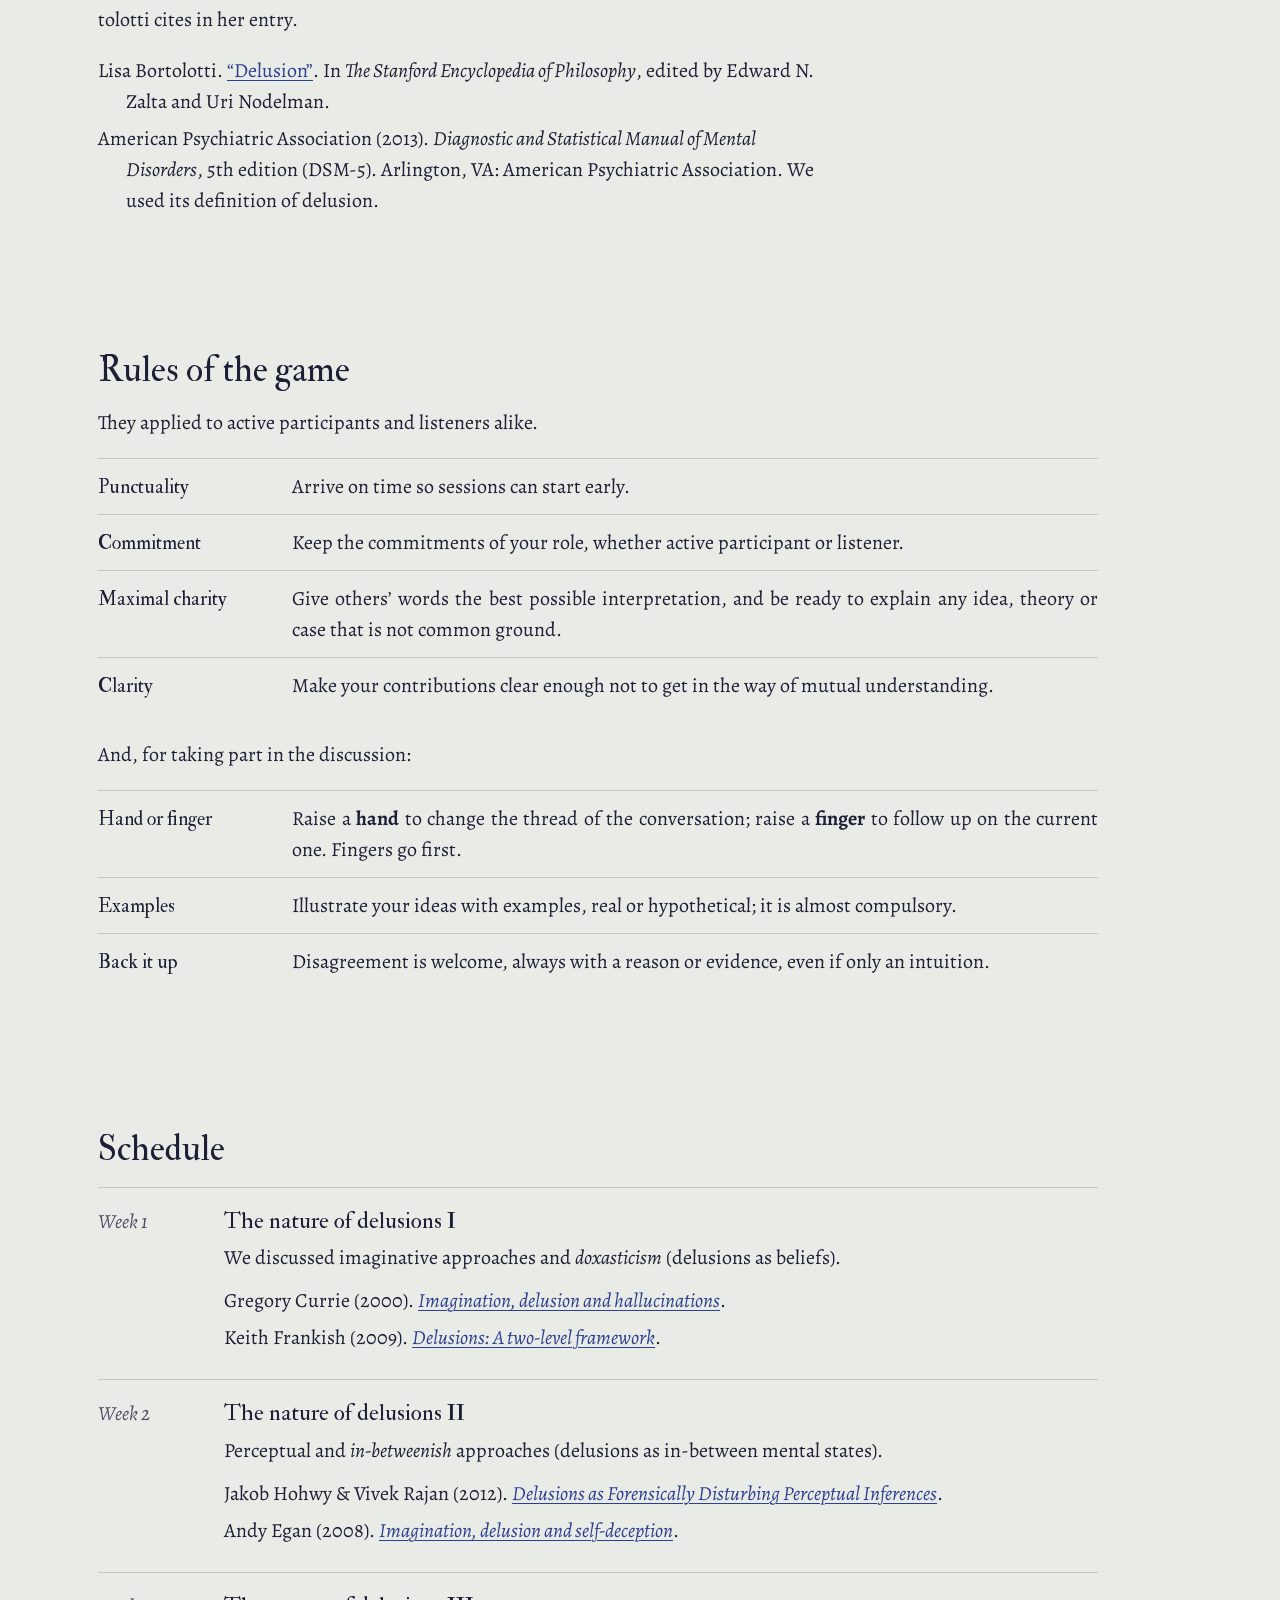
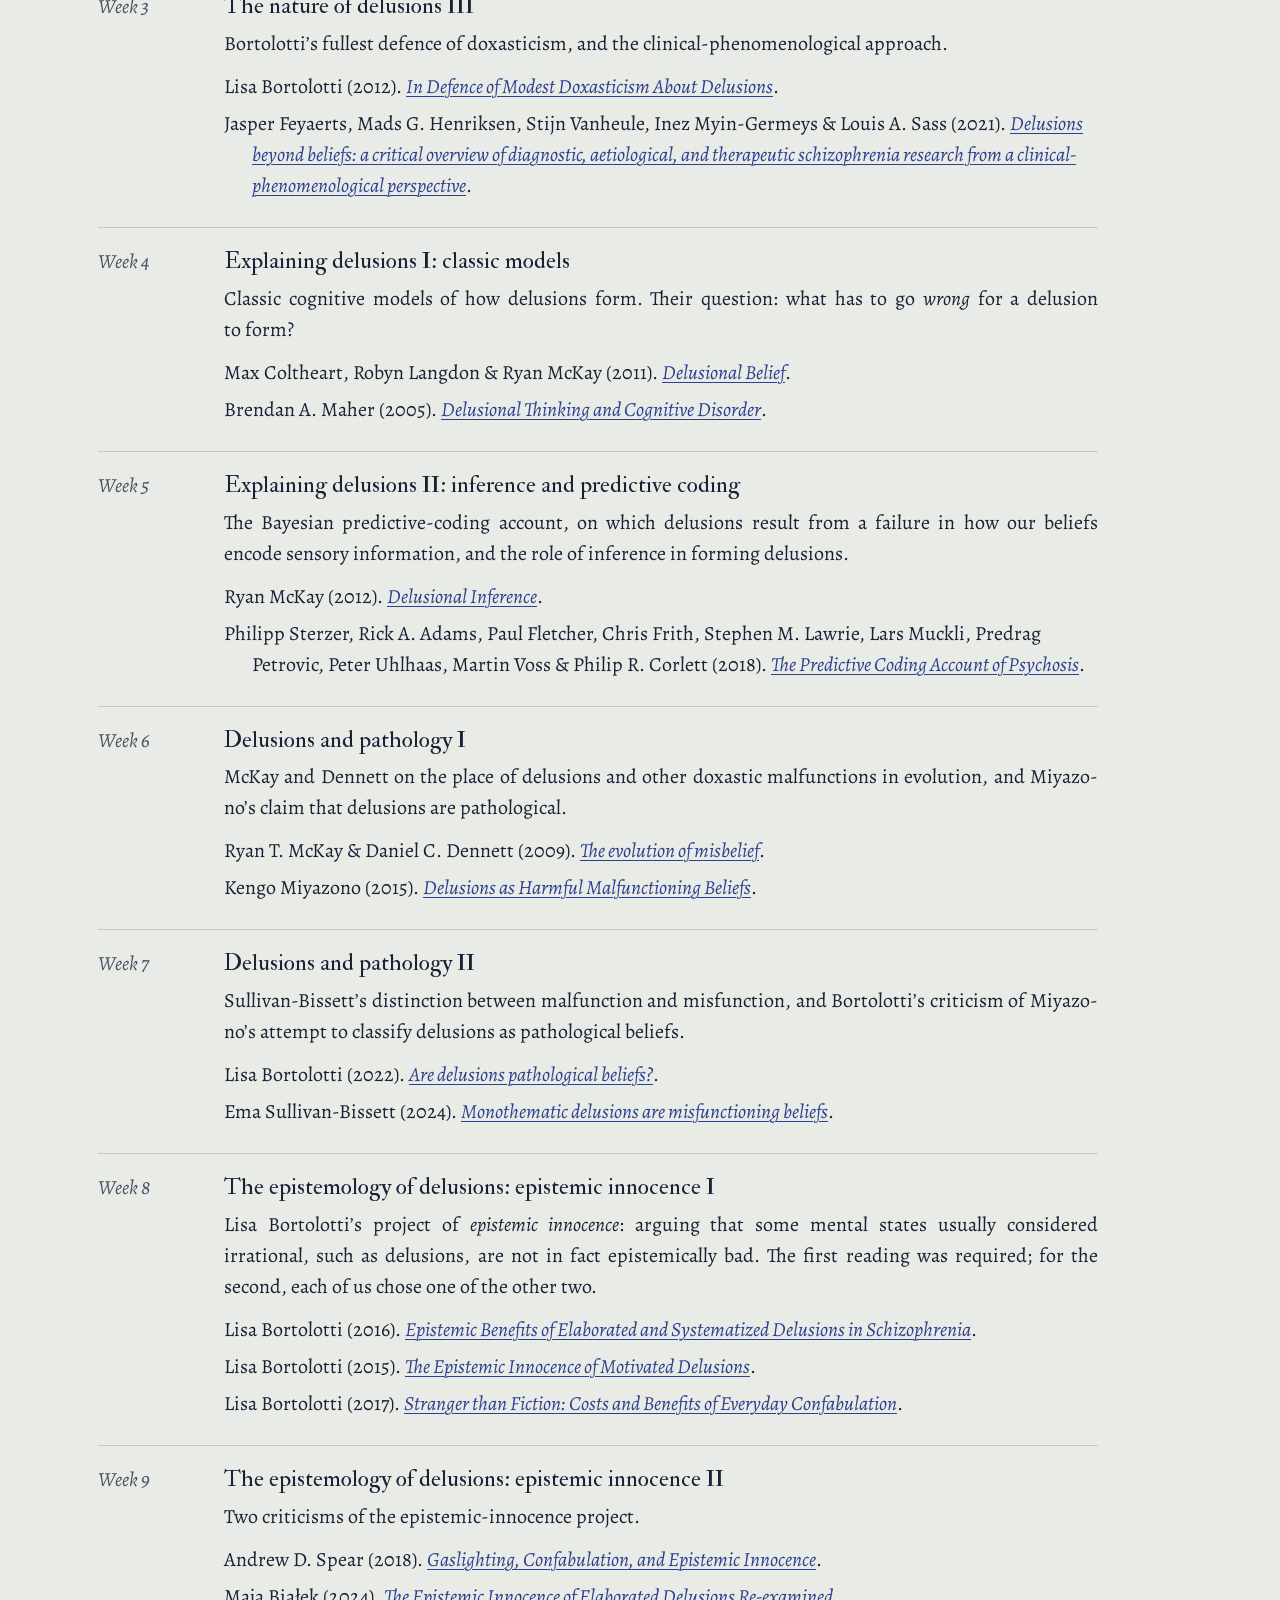
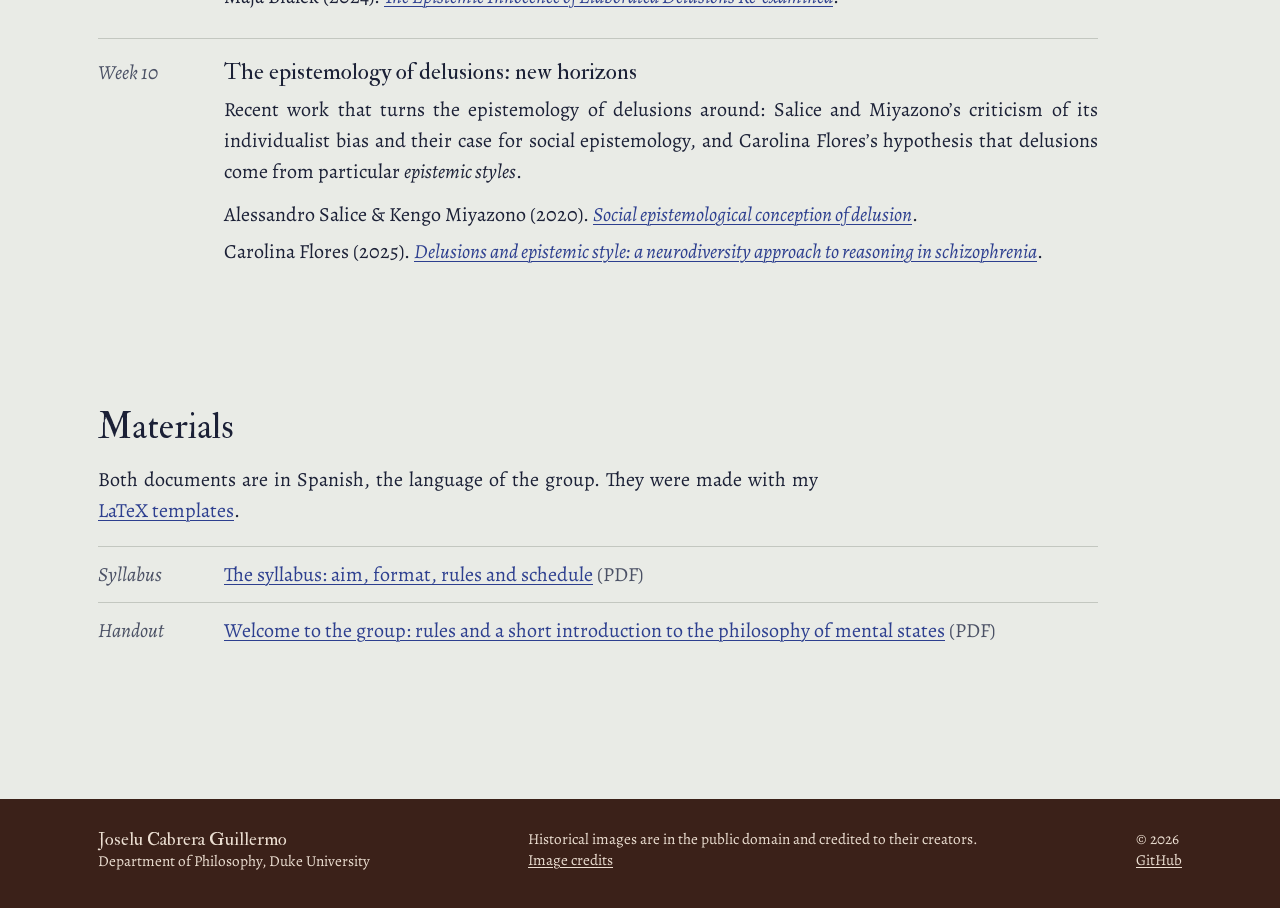
<file: groups/filosofia-de-los-delirios.html>
<!doctype html>
<html lang="en" data-lang="en" data-title-en="Philosophy of Delusions — Joselu Cabrera Guillermo" data-title-es="Filosofía de los delirios — Joselu Cabrera Guillermo">
<head>
  <meta charset="utf-8">
  <meta name="viewport" content="width=device-width, initial-scale=1">
  <title>Philosophy of Delusions — Joselu Cabrera Guillermo</title>
  <meta name="description" content="Philosophy of Delusions (Filosofía de los delirios): a ten-week study group on the philosophy of delusions, organized by Joselu Cabrera Guillermo with the CIFA at PUCP (2026).">
  <meta name="author" content="Joselu Cabrera Guillermo">
  <!-- Link previews (WhatsApp, Slack, social media) and search engines -->
  <link rel="canonical" href="https://joselu14.github.io/groups/filosofia-de-los-delirios.html">
  <meta property="og:type" content="website">
  <meta property="og:site_name" content="Joselu Cabrera Guillermo">
  <meta property="og:title" content="Philosophy of Delusions — Joselu Cabrera Guillermo">
  <meta property="og:description" content="Philosophy of Delusions (Filosofía de los delirios): a ten-week study group on the philosophy of delusions, organized by Joselu Cabrera Guillermo with the CIFA at PUCP (2026).">
  <meta property="og:url" content="https://joselu14.github.io/groups/filosofia-de-los-delirios.html">
  <meta property="og:image" content="https://joselu14.github.io/assets/img/og-card.png">
  <meta property="og:image:width" content="1200">
  <meta property="og:image:height" content="630">
  <meta property="og:image:alt" content="Joselu Cabrera Guillermo, PhD student in Philosophy at Duke University, beside an arithmetic triangle drawn in type">
  <meta property="og:locale" content="en_US">
  <meta property="og:locale:alternate" content="es_PE">
  <meta name="twitter:card" content="summary_large_image">
  <meta name="theme-color" content="#e9ebe6" media="(prefers-color-scheme: light)">
  <meta name="theme-color" content="#141826" media="(prefers-color-scheme: dark)">
  <!-- /Link previews -->
  <!-- Set language and theme before the page paints (remembers the visitor's choice). -->
  <script>
    (function () {
      var d = document.documentElement, l, t;
      try { l = localStorage.getItem("lang"); t = localStorage.getItem("theme"); } catch (e) {}
      if (!l) l = ((navigator.languages && navigator.languages[0]) || navigator.language || "en").toLowerCase().indexOf("es") === 0 ? "es" : "en";
      d.setAttribute("data-lang", l); d.lang = l;
      if (t) d.setAttribute("data-theme", t);
    })();
  </script>
  <link rel="preload" href="../assets/fonts/alegreya-latin-wght-normal.woff2" as="font" type="font/woff2" crossorigin>
  <link rel="stylesheet" href="../assets/css/fonts.css">
  <link rel="stylesheet" href="../assets/css/style.css">
  <link rel="icon" href="../assets/img/favicon.svg" type="image/svg+xml">
</head>
<body>
  <a class="skip" href="#main"><span lang="en">Skip to content</span><span lang="es">Ir al contenido</span></a>

  <header class="site-header">
    <div class="wrap">
      <a class="brand" href="../index.html">Joselu Cabrera Guillermo</a>
      <nav class="nav" aria-label="Main / Principal">
        <a href="../index.html"><span lang="en">About</span><span lang="es">Inicio</span></a>
        <a href="../research.html"><span lang="en">Research</span><span lang="es">Investigación</span></a>
        <a href="../toolkit.html" aria-current="page"><span lang="en">Philosopher’s toolkit</span><span lang="es">Herramientas</span></a>
        <a href="../visual.html"><span lang="en">Visual work</span><span lang="es">Obra visual</span></a>
        <a href="../cv.html">CV</a>
      </nav>
      <div class="tools">
        <div class="seg" role="group" aria-label="Language / Idioma">
          <button type="button" data-set-lang="en" aria-pressed="true">English</button>
          <button type="button" data-set-lang="es" aria-pressed="false">Español</button>
        </div>
        <button type="button" class="icon-btn" id="theme-toggle" aria-label="Switch light or dark mode"
                data-label-en="Switch light or dark mode" data-label-es="Cambiar a modo claro u oscuro"><svg viewBox="0 0 20 20" width="18" height="18" aria-hidden="true" focusable="false"><circle cx="10" cy="10" r="7.25" fill="none" stroke="currentColor" stroke-width="1.5"/><path d="M10 2.75a7.25 7.25 0 0 1 0 14.5z" fill="currentColor"/></svg></button>
      </div>
    </div>
  </header>

  <main id="main">
    <header class="wrap page-head">
      <div class="split">
        <div>
          <p class="crumb"><a href="../toolkit.html#courses"><span lang="en">Philosopher’s toolkit</span><span lang="es">Herramientas</span></a></p>
          <h1><span lang="en">Phi&shy;los&shy;o&shy;phy of Delusions</span><span lang="es">Fi&shy;lo&shy;so&shy;fía de los delirios</span></h1>
          <p lang="en">An intensive introduction to the philosophy of psychology and psychiatry on delusions: what they are, how they form, how they relate to beliefs, desires, imaginings and perceptual experience, and what their normative status is. Are delusions open to epistemic evaluation? Are they irrational? In what sense, if any, are they bad?</p><p lang="es">Una introducción intensiva a la literatura de filosofía de la psicología y la psiquiatría sobre los delirios: qué son, cómo se forman, cómo se relacionan con creencias, deseos, episodios imaginativos y experiencia perceptual, y cuál es su estatus normativo. ¿Son susceptibles de evaluación epistémica? ¿Son irracionales? ¿En qué sentido son malos, si es que lo son?</p>
          <dl class="facts">
          <div><dt><span lang="en">Kind</span><span lang="es">Tipo</span></dt><dd><span lang="en">Study group</span><span lang="es">Grupo de estudio</span></dd></div>
          <div><dt><span lang="en">Organized by</span><span lang="es">Organiza</span></dt><dd><span lang="en">Joselu Cabrera Guillermo, with CIFA, the analytic philosophy research circle at PUCP (Pontifical Catholic Uni&shy;ver&shy;si&shy;ty of Peru)</span><span lang="es">Joselu Cabrera Guillermo, con el Círculo de Investigación en Fi&shy;lo&shy;so&shy;fía Ana&shy;lí&shy;ti&shy;ca (CIFA), PUCP</span></dd></div>
          <div><dt><span lang="en">Started</span><span lang="es">Inicio</span></dt><dd><span lang="en">Week of 12 January 2026</span><span lang="es">Semana del 12 de enero de 2026</span></dd></div>
          <div><dt><span lang="en">Length</span><span lang="es">Duración</span></dt><dd><span lang="en">Ten weeks; one session a week, 1 to 2 hours</span><span lang="es">Diez semanas; una sesión por semana, de 1 a 2 horas</span></dd></div>
          <div><dt><span lang="en">Format</span><span lang="es">Modalidad</span></dt><dd><span lang="en">Online, in Spanish</span><span lang="es">Virtual, en castellano</span></dd></div>
          <div><dt><span lang="en">Reading</span><span lang="es">Lectura</span></dt><dd><span lang="en">About 40 pages a week</span><span lang="es">Unas 40 páginas por semana</span></dd></div>
          <div><dt><span lang="en">Status</span><span lang="es">Estado</span></dt><dd><span lang="en">Finished</span><span lang="es">Finalizado</span></dd></div>
          </dl>
          <nav class="toc" aria-labelledby="toc-title">
            <p class="toc-title" id="toc-title"><span lang="en">Contents</span><span lang="es">Índice</span></p>
            <ol>
              <li><a href="#how"><span class="toc-t"><span lang="en">How it worked</span><span lang="es">Dinámica</span></span></a></li>
              <li><a href="#rules"><span class="toc-t"><span lang="en">Rules of the game</span><span lang="es">Reglas de juego</span></span></a></li>
              <li><a href="#schedule"><span class="toc-t"><span lang="en">Schedule</span><span lang="es">Cronograma</span></span></a>
              <div class="toc-sub toc-weeks"><span class="toc-sub-label" aria-hidden="true"><span lang="en">Weeks</span><span lang="es">Semanas</span></span>
              <ol>
                <li><a href="#week-1"><span class="sr-only"><span lang="en">Week </span><span lang="es">Semana </span></span>1</a></li>
                <li><a href="#week-2"><span class="sr-only"><span lang="en">Week </span><span lang="es">Semana </span></span>2</a></li>
                <li><a href="#week-3"><span class="sr-only"><span lang="en">Week </span><span lang="es">Semana </span></span>3</a></li>
                <li><a href="#week-4"><span class="sr-only"><span lang="en">Week </span><span lang="es">Semana </span></span>4</a></li>
                <li><a href="#week-5"><span class="sr-only"><span lang="en">Week </span><span lang="es">Semana </span></span>5</a></li>
                <li><a href="#week-6"><span class="sr-only"><span lang="en">Week </span><span lang="es">Semana </span></span>6</a></li>
                <li><a href="#week-7"><span class="sr-only"><span lang="en">Week </span><span lang="es">Semana </span></span>7</a></li>
                <li><a href="#week-8"><span class="sr-only"><span lang="en">Week </span><span lang="es">Semana </span></span>8</a></li>
                <li><a href="#week-9"><span class="sr-only"><span lang="en">Week </span><span lang="es">Semana </span></span>9</a></li>
                <li><a href="#week-10"><span class="sr-only"><span lang="en">Week </span><span lang="es">Semana </span></span>10</a></li>
              </ol></div></li>
              <li><a href="#materials"><span class="toc-t"><span lang="en">Materials</span><span lang="es">Materiales</span></span></a></li>
            </ol>
          </nav>
        </div>
        <figure class="poster">
          <img src="../assets/img/gallery/posters/2026-01-filosofia-de-los-delirios.jpg" width="1080" height="1350"
            alt="Poster for the Philosophy of Delusions study group, titled in Spanish Filosofía de los Delirios: a torn-paper collage in the shape of a brain revealing a colourful drawing"
            data-alt-en="Poster for the Philosophy of Delusions study group, titled in Spanish Filosofía de los Delirios: a torn-paper collage in the shape of a brain revealing a colourful drawing"
            data-alt-es="Afiche del grupo de estudio Filosofía de los Delirios: un collage de papel rasgado con forma de cerebro que deja ver un dibujo de colores">
          <figcaption><span lang="en">The group’s poster, which I designed. More of my posters are in <a href="../visual.html">Visual work</a>.</span><span lang="es">El afiche del grupo, que diseñé. Hay más afiches míos en <a href="../visual.html">Obra visual</a>.</span></figcaption>
        </figure>
      </div>
    </header>

    <section class="wrap" id="how">
      <h2><span lang="en">How it worked</span><span lang="es">Dinámica</span></h2>
      <p class="measure" lang="en">For ten weeks we read articles defending claims about (1) what delusions are, (2) how they form and (3) their epistemic status. We met once a week to discuss two texts. Each session was led by two members of the group, who prepared handouts on the texts and questions to open the discussion.</p><p class="measure" lang="es">Durante diez semanas leímos artículos que defienden tesis sobre (1) la naturaleza de los delirios, (2) las condiciones de su formación y (3) su estatus epistémico. Nos reunimos una vez a la semana para discutir dos textos. Cada sesión la lideraron dos miembros del grupo, que elaboraron separatas sobre los textos y plantearon preguntas para iniciar la discusión.</p>
      <p class="measure" lang="en">As general references we used these two works. Much of what we read is literature Bor&shy;to&shy;lot&shy;ti cites in her entry.</p><p class="measure" lang="es">Como textos de consulta general usamos estas dos obras. Buena parte de lo que leímos es literatura que Bor&shy;to&shy;lot&shy;ti cita en su entrada.</p>
      <ul class="readings refs">
        <li>Lisa Bor&shy;to&shy;lot&shy;ti. <a href="https://plato.stanford.edu/entries/delusion/">“Delusion”</a>. In <em>The Stanford En&shy;cy&shy;clo&shy;pe&shy;dia of Phi&shy;los&shy;o&shy;phy</em>, edited by Edward N. Zalta and Uri Nodelman.</li>
        <li>American Psy&shy;chi&shy;at&shy;ric As&shy;so&shy;ci&shy;a&shy;tion (2013). <em>Diagnostic and Statistical Manual of Mental Disorders</em>, <span lang="en">5th edition</span><span lang="es">5.ª edición</span> (DSM-5). Arlington, VA: American Psy&shy;chi&shy;at&shy;ric As&shy;so&shy;ci&shy;a&shy;tion. <span lang="en">We used its definition of delusion.</span><span lang="es">Usamos su definición de delirio.</span></li>
      </ul>
    </section>

    <section class="wrap" id="rules">
      <h2><span lang="en">Rules of the game</span><span lang="es">Reglas de juego</span></h2>
      <p class="measure" lang="en">They applied to active participants and listeners alike.</p><p class="measure" lang="es">Eran vinculantes tanto para participantes activxs como para oyentes libres.</p>
      <dl class="rules">
          <div><dt><span lang="en">Punctuality</span><span lang="es">Puntualidad</span></dt><dd><span lang="en">Arrive on time so sessions can start early.</span><span lang="es">Llegar puntuales para iniciar temprano nuestras sesiones.</span></dd></div>
          <div><dt><span lang="en">Commitment</span><span lang="es">Compromiso</span></dt><dd><span lang="en">Keep the commitments of your role, whether active participant or listener.</span><span lang="es">Cumplir con los compromisos asociados a su rol de oyente libre o participante activx.</span></dd></div>
          <div><dt><span lang="en">Maximal charity</span><span lang="es">Máxima caridad</span></dt><dd><span lang="en">Give others’ words the best possible interpretation, and be ready to explain any idea, theory or case that is not common ground.</span><span lang="es">Estar dispuestos a hacer la mejor interpretación posible de las palabras de lxs demás y a explicar cualquier idea, teoría o caso que no sea <em>common ground</em>.</span></dd></div>
          <div><dt><span lang="en">Clarity</span><span lang="es">Claridad</span></dt><dd><span lang="en">Make your contributions clear enough not to get in the way of mutual understanding.</span><span lang="es">Hacer todo lo posible para que las participaciones propias sean suficientemente claras y no dificulten el entendimiento mutuo.</span></dd></div>
      </dl>
      <p class="measure" lang="en">And, for taking part in the discussion:</p><p class="measure" lang="es">Y, para participar durante las reuniones:</p>
      <dl class="rules">
          <div><dt><span lang="en">Hand or finger</span><span lang="es">Distinción mano/dedo</span></dt><dd><span lang="en">Raise a <strong>hand</strong> to change the thread of the conversation; raise a <strong>finger</strong> to follow up on the current one. Fingers go first.</span><span lang="es">Levantar la <strong>mano</strong> es una participación que cambia el hilo de la conversación; levantar un <strong>dedo</strong>, un <em>follow-up</em> al hilo vigente. Primero se agotan los dedos.</span></dd></div>
          <div><dt><span lang="en">Examples</span><span lang="es">Ejemplificación</span></dt><dd><span lang="en">Illustrate your ideas with examples, real or hypothetical; it is almost compulsory.</span><span lang="es">Ilustrar las ideas propias con ejemplos, reales o hipotéticos: es casi obligatorio.</span></dd></div>
          <div><dt><span lang="en">Back it up</span><span lang="es">Respaldo</span></dt><dd><span lang="en">Disagreement is welcome, always with a reason or evidence, even if only an intuition.</span><span lang="es">El desacuerdo es bienvenido, siempre respaldado con alguna razón o evidencia, aunque sea una intuición.</span></dd></div>
      </dl>
    </section>

    <section class="wrap" id="schedule">
      <h2><span lang="en">Schedule</span><span lang="es">Cronograma</span></h2>
      <p class="measure muted" lang="es">Las lecturas están en su idioma original.</p>
      <ol class="weeks">
        <li class="week" id="week-1">
          <span class="week-n"><span lang="en">Week 1</span><span lang="es">Semana 1</span></span>
          <h3><span lang="en">The nature of delusions I</span><span lang="es">La naturaleza de los delirios I</span></h3>
          <p lang="en">We discussed imaginative approaches and <em>doxasticism</em> (delusions as beliefs).</p><p lang="es">Discutimos las aproximaciones imaginativas y el <em>doxasticism</em> (los delirios como creencias).</p>
          <ol class="readings">
            <li>Gregory Currie (2000). <a href="https://psycnet.apa.org/record/2000-07411-006"><em>Imagination, delusion and hallucinations</em></a>.</li>
            <li>Keith Frankish (2009). <a href="https://edwebcontent.ed.ac.uk/sites/default/files/atoms/files/frankish-1.pdf"><em>Delusions: A two-level framework</em></a>.</li>
          </ol>
        </li>
        <li class="week" id="week-2">
          <span class="week-n"><span lang="en">Week 2</span><span lang="es">Semana 2</span></span>
          <h3><span lang="en">The nature of delusions II</span><span lang="es">La naturaleza de los delirios II</span></h3>
          <p lang="en">Perceptual and <em>in-betweenish</em> approaches (delusions as in-between mental states).</p><p lang="es">Las aproximaciones perceptuales e <em>in-betweenish</em> (los delirios como estados mentales intermedios).</p>
          <ol class="readings">
            <li>Jakob Hohwy &amp; Vivek Rajan (2012). <a href="https://philarchive.org/rec/HOHDAF"><em>Delusions as Forensically Disturbing Perceptual Inferences</em></a>.</li>
            <li>Andy Egan (2008). <a href="https://philpapers.org/rec/EGAIDA"><em>Imagination, delusion and self-deception</em></a>.</li>
          </ol>
        </li>
        <li class="week" id="week-3">
          <span class="week-n"><span lang="en">Week 3</span><span lang="es">Semana 3</span></span>
          <h3><span lang="en">The nature of delusions III</span><span lang="es">La naturaleza de los delirios III</span></h3>
          <p lang="en">Bor&shy;to&shy;lot&shy;ti’s fullest defence of doxasticism, and the clinical-phenomenological approach.</p><p lang="es">La defensa más completa del doxasticism, hecha por Bor&shy;to&shy;lot&shy;ti, y la aproximación clínico-fenomenológica.</p>
          <ol class="readings">
            <li>Lisa Bor&shy;to&shy;lot&shy;ti (2012). <a href="https://pmc.ncbi.nlm.nih.gov/articles/PMC3319902/"><em>In Defence of Modest Doxasticism About Delusions</em></a>.</li>
            <li>Jasper Feyaerts, Mads G. Henriksen, Stijn Vanheule, Inez Myin-Germeys &amp; Louis A. Sass (2021). <a href="https://pubmed.ncbi.nlm.nih.gov/33485408/"><em>Delusions beyond beliefs: a critical overview of diagnostic, aetiological, and therapeutic schizophrenia research from a clinical-phenomenological perspective</em></a>.</li>
          </ol>
        </li>
        <li class="week" id="week-4">
          <span class="week-n"><span lang="en">Week 4</span><span lang="es">Semana 4</span></span>
          <h3><span lang="en">Explaining delusions I: classic models</span><span lang="es">Explicando los delirios I: modelos clásicos</span></h3>
          <p lang="en">Classic cognitive models of how delusions form. Their question: what has to go <em>wrong</em> for a delusion to form?</p><p lang="es">Modelos cognitivos clásicos de la formación de delirios. Su pregunta: ¿qué tiene que salir <em>mal</em> para que un delirio se forme?</p>
          <ol class="readings">
            <li>Max Coltheart, Robyn Langdon &amp; Ryan McKay (2011). <a href="https://pubmed.ncbi.nlm.nih.gov/20731601/"><em>Delusional Belief</em></a>.</li>
            <li>Brendan A. Maher (2005). <a href="https://pubmed.ncbi.nlm.nih.gov/17477206/"><em>Delusional Thinking and Cognitive Disorder</em></a>.</li>
          </ol>
        </li>
        <li class="week" id="week-5">
          <span class="week-n"><span lang="en">Week 5</span><span lang="es">Semana 5</span></span>
          <h3><span lang="en">Explaining delusions II: inference and predictive coding</span><span lang="es">Explicando los delirios II: inferencias y <em>predictive coding</em></span></h3>
          <p lang="en">The Bayesian predictive-coding account, on which delusions result from a failure in how our beliefs encode sensory information, and the role of inference in forming delusions.</p><p lang="es">La aproximación bayesiana de <em>predictive coding</em>, según la cual los delirios resultan de una falla en cómo nuestras creencias codifican información sensorial, y el papel de las inferencias en su formación.</p>
          <ol class="readings">
            <li>Ryan McKay (2012). <a href="https://psycnet.apa.org/record/2012-14781-006"><em>Delusional Inference</em></a>.</li>
            <li>Philipp Sterzer, Rick A. Adams, Paul Fletcher, Chris Frith, Stephen M. Lawrie, Lars Muckli, Predrag Petrovic, Peter Uhlhaas, Martin Voss &amp; Philip R. Corlett (2018). <a href="https://www.biologicalpsychiatryjournal.com/article/S0006-3223(18)31532-4/fulltext"><em>The Predictive Coding Account of Psychosis</em></a>.</li>
          </ol>
        </li>
        <li class="week" id="week-6">
          <span class="week-n"><span lang="en">Week 6</span><span lang="es">Semana 6</span></span>
          <h3><span lang="en">Delusions and pathology I</span><span lang="es">Delirios y patología I</span></h3>
          <p lang="en">McKay and Dennett on the place of delusions and other doxastic malfunctions in evolution, and Mi&shy;ya&shy;zo&shy;no’s claim that delusions are pathological.</p><p lang="es">La postura de McKay y Dennett sobre el lugar de los delirios y otros malfuncionamientos doxásticos en la evolución, y la tesis de Mi&shy;ya&shy;zo&shy;no de que los delirios son patológicos.</p>
          <ol class="readings">
            <li>Ryan T. McKay &amp; Daniel C. Dennett (2009). <a href="https://pubmed.ncbi.nlm.nih.gov/20105353/"><em>The evolution of misbelief</em></a>.</li>
            <li>Kengo Mi&shy;ya&shy;zo&shy;no (2015). <a href="https://pubmed.ncbi.nlm.nih.gov/25467777/"><em>Delusions as Harmful Malfunctioning Beliefs</em></a>.</li>
          </ol>
        </li>
        <li class="week" id="week-7">
          <span class="week-n"><span lang="en">Week 7</span><span lang="es">Semana 7</span></span>
          <h3><span lang="en">Delusions and pathology II</span><span lang="es">Delirios y patología II</span></h3>
          <p lang="en">Sul&shy;li&shy;van-Bis&shy;sett’s distinction between malfunction and misfunction, and Bor&shy;to&shy;lot&shy;ti’s criticism of Mi&shy;ya&shy;zo&shy;no’s attempt to classify delusions as pathological beliefs.</p><p lang="es">La distinción de Sul&shy;li&shy;van-Bis&shy;sett entre mal-funcionamiento y mis-funcionamiento, y la crítica de Bor&shy;to&shy;lot&shy;ti al intento de Mi&shy;ya&shy;zo&shy;no de clasificar los delirios como creencias patológicas.</p>
          <ol class="readings">
            <li>Lisa Bor&shy;to&shy;lot&shy;ti (2022). <a href="https://link.springer.com/article/10.1007/s44204-022-00033-3"><em>Are delusions pathological beliefs?</em></a>.</li>
            <li>Ema Sul&shy;li&shy;van-Bis&shy;sett (2024). <a href="https://philarchive.org/rec/SULMDA-6"><em>Monothematic delusions are misfunctioning beliefs</em></a>.</li>
          </ol>
        </li>
        <li class="week" id="week-8">
          <span class="week-n"><span lang="en">Week 8</span><span lang="es">Semana 8</span></span>
          <h3><span lang="en">The epistemology of delusions: epistemic innocence I</span><span lang="es">Epis&shy;te&shy;mo&shy;lo&shy;gía de los delirios: inocencia epistémica I</span></h3>
          <p lang="en">Lisa Bor&shy;to&shy;lot&shy;ti’s project of <em>epistemic innocence</em>: arguing that some mental states usually considered irrational, such as delusions, are not in fact epistemically bad. The first reading was required; for the second, each of us chose one of the other two.</p><p lang="es">El proyecto de <em>inocencia epistémica</em> de Lisa Bor&shy;to&shy;lot&shy;ti: argumentar que ciertos estados mentales típicamente considerados irracionales, como los delirios, no son en realidad epistémicamente malos. La primera lectura era obligatoria; como segunda, cada quien eligió una de las otras dos.</p>
          <ol class="readings">
            <li>Lisa Bor&shy;to&shy;lot&shy;ti (2016). <a href="https://www.journals.uchicago.edu/doi/full/10.1093/bjps/axv024"><em>Epistemic Benefits of Elaborated and Systematized Delusions in Schizophrenia</em></a>.</li>
            <li>Lisa Bor&shy;to&shy;lot&shy;ti (2015). <a href="https://pubmed.ncbi.nlm.nih.gov/25459652/"><em>The Epistemic Innocence of Motivated Delusions</em></a>.</li>
            <li>Lisa Bor&shy;to&shy;lot&shy;ti (2017). <a href="https://pmc.ncbi.nlm.nih.gov/articles/PMC5986841/"><em>Stranger than Fiction: Costs and Benefits of Everyday Confabulation</em></a>.</li>
          </ol>
        </li>
        <li class="week" id="week-9">
          <span class="week-n"><span lang="en">Week 9</span><span lang="es">Semana 9</span></span>
          <h3><span lang="en">The epistemology of delusions: epistemic innocence II</span><span lang="es">Epis&shy;te&shy;mo&shy;lo&shy;gía de los delirios: inocencia epistémica II</span></h3>
          <p lang="en">Two criticisms of the epistemic-innocence project.</p><p lang="es">Dos críticas al proyecto de la inocencia epistémica.</p>
          <ol class="readings">
            <li>Andrew D. Spear (2018). <a href="https://link.springer.com/article/10.1007/s11245-018-9611-z"><em>Gaslighting, Confabulation, and Epistemic Innocence</em></a>.</li>
            <li>Maja Białek (2024). <a href="https://link.springer.com/article/10.1007/s13164-023-00675-z"><em>The Epistemic Innocence of Elaborated Delusions Re-examined</em></a>.</li>
          </ol>
        </li>
        <li class="week" id="week-10">
          <span class="week-n"><span lang="en">Week 10</span><span lang="es">Semana 10</span></span>
          <h3><span lang="en">The epistemology of delusions: new horizons</span><span lang="es">Epis&shy;te&shy;mo&shy;lo&shy;gía de los delirios: nuevos horizontes</span></h3>
          <p lang="en">Recent work that turns the epistemology of delusions around: Salice and Mi&shy;ya&shy;zo&shy;no’s criticism of its individualist bias and their case for social epistemology, and Carolina Flores’s hypothesis that delusions come from particular <em>epistemic styles</em>.</p><p lang="es">Literatura reciente que propone un giro en la epistemología de los delirios: la crítica de Salice y Mi&shy;ya&shy;zo&shy;no a su sesgo individualista y su propuesta de pasar a la epistemología social, y la hipótesis de Carolina Flores según la cual los delirios son producto de <em>estilos epistémicos</em> particulares.</p>
          <ol class="readings">
            <li>Alessandro Salice &amp; Kengo Mi&shy;ya&shy;zo&shy;no (2020). <a href="https://link.springer.com/article/10.1007/s11229-020-02863-1"><em>Social epistemological conception of delusion</em></a>.</li>
            <li>Carolina Flores (2025). <a href="https://link.springer.com/article/10.1007/s11229-025-04979-8"><em>Delusions and epistemic style: a neurodiversity approach to reasoning in schizophrenia</em></a>.</li>
          </ol>
        </li>
      </ol>
    </section>

    <section class="wrap" id="materials">
      <h2><span lang="en">Materials</span><span lang="es">Materiales</span></h2>
      <p class="measure" lang="en">Both documents are in Spanish, the language of the group. They were made with my <a href="../toolkit.html#latex-templates">LaTeX templates</a>.</p>
      <p class="measure" lang="es">Ambos documentos fueron hechos con mis <a href="../toolkit.html#latex-templates">plantillas de LaTeX</a>.</p>
      <ul class="entries">
        <li><span class="when"><span lang="en">Syllabus</span><span lang="es">Sílabo</span></span><span><a href="filosofia-de-los-delirios/silabo.pdf"><span lang="en">The syllabus: aim, format, rules and schedule</span><span lang="es">El sílabo: objetivo, dinámica, reglas y cronograma</span></a> <span class="muted">(PDF)</span></span></li>
        <li><span class="when"><span lang="en">Handout</span><span lang="es">Separata</span></span><span><a href="filosofia-de-los-delirios/bienvenida.pdf"><span lang="en">Welcome to the group: rules and a short introduction to the philosophy of mental states</span><span lang="es">Bienvenida al grupo: reglas de juego y breve introducción a la filosofía de los estados mentales</span></a> <span class="muted">(PDF)</span></span></li>
      </ul>
    </section>
  </main>

  <footer class="site-footer">
    <div class="wrap">
      <span><span class="who">Joselu Cabrera Guillermo</span><br><span lang="en">De&shy;part&shy;ment of Phi&shy;los&shy;o&shy;phy, Duke Uni&shy;ver&shy;si&shy;ty</span><span lang="es">De&shy;par&shy;ta&shy;men&shy;to de Fi&shy;lo&shy;so&shy;fía, Duke Uni&shy;ver&shy;si&shy;ty</span></span>
      <span><span lang="en">Historical images are in the public domain and credited to their creators.</span><span lang="es">Las imágenes históricas son de dominio público y se acreditan a sus autores.</span><br>
        <a href="../credits.html"><span lang="en">Image credits</span><span lang="es">Créditos de imágenes</span></a></span>
      <span>&copy; <span class="year">2026</span><br><a href="https://github.com/Joselu14">GitHub</a></span>
    </div>
  </footer>

  <script src="../assets/js/main.js"></script>
</body>
</html>
</file>
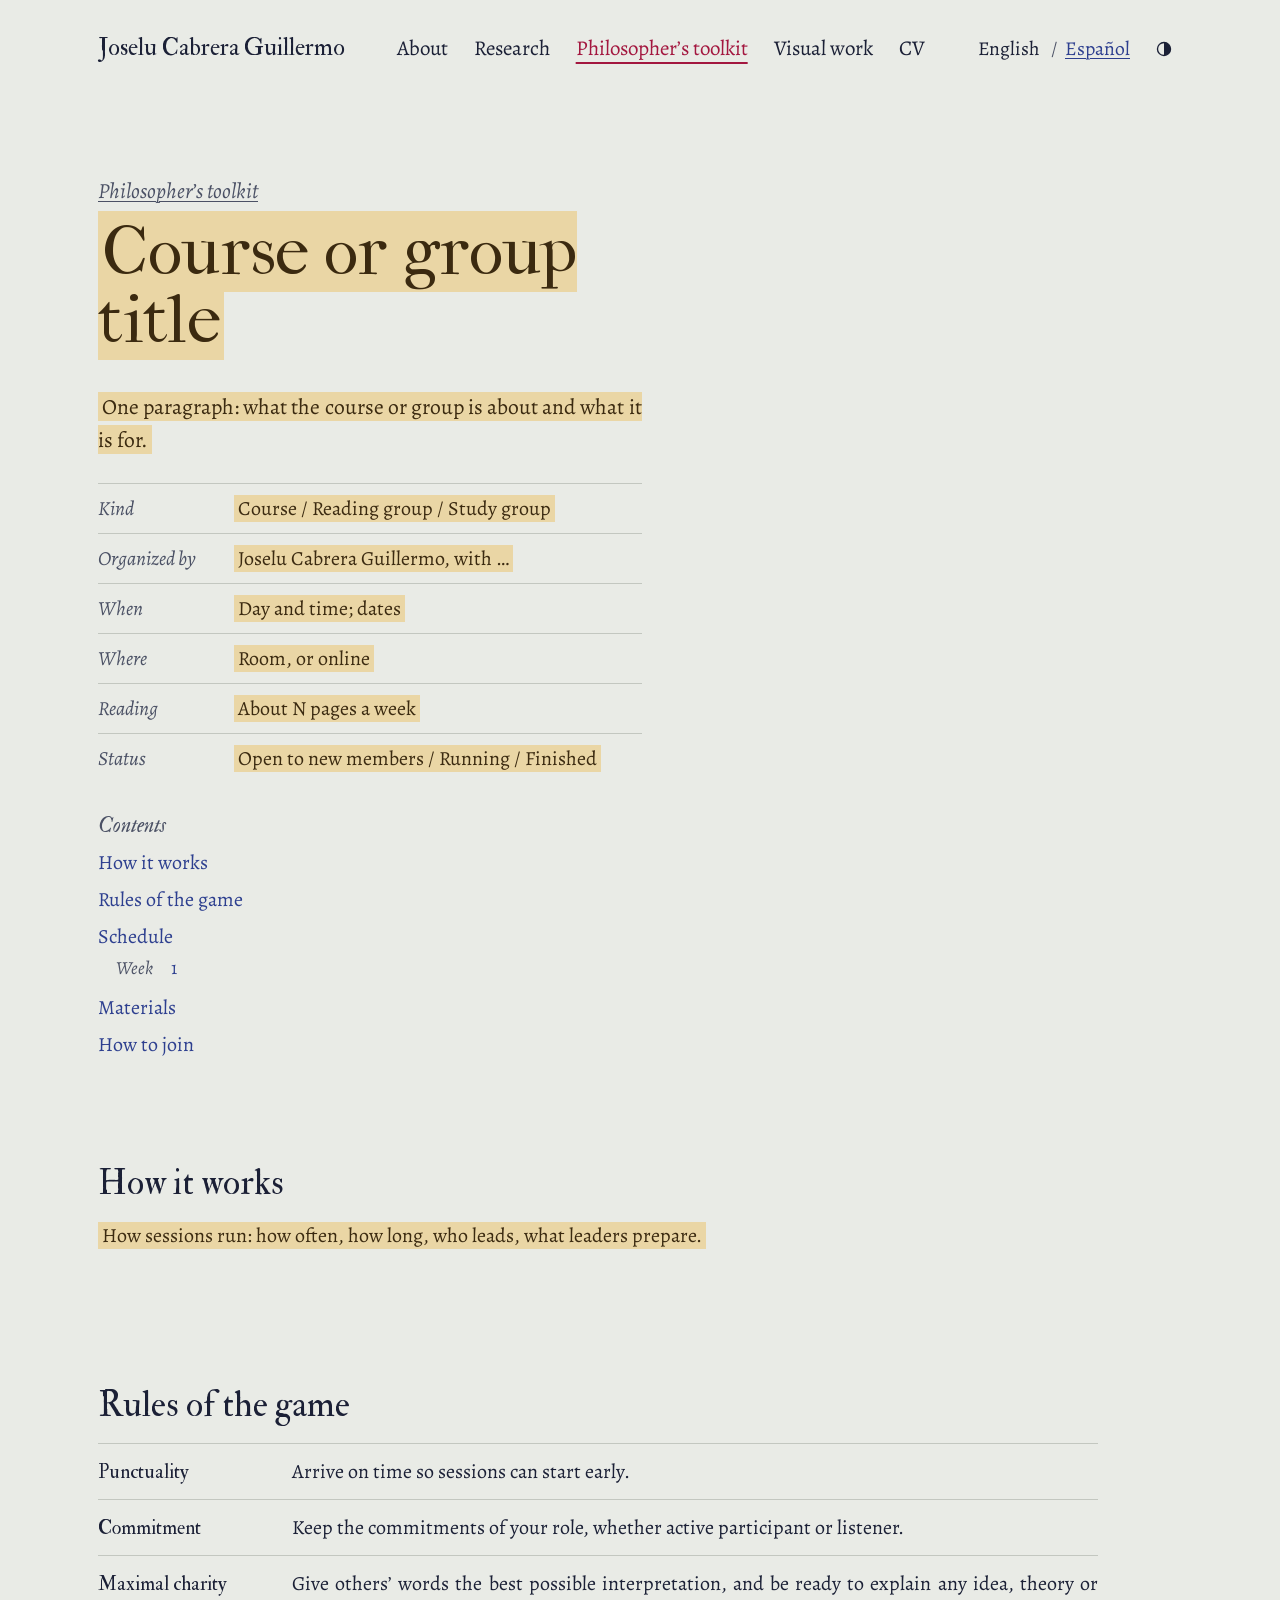
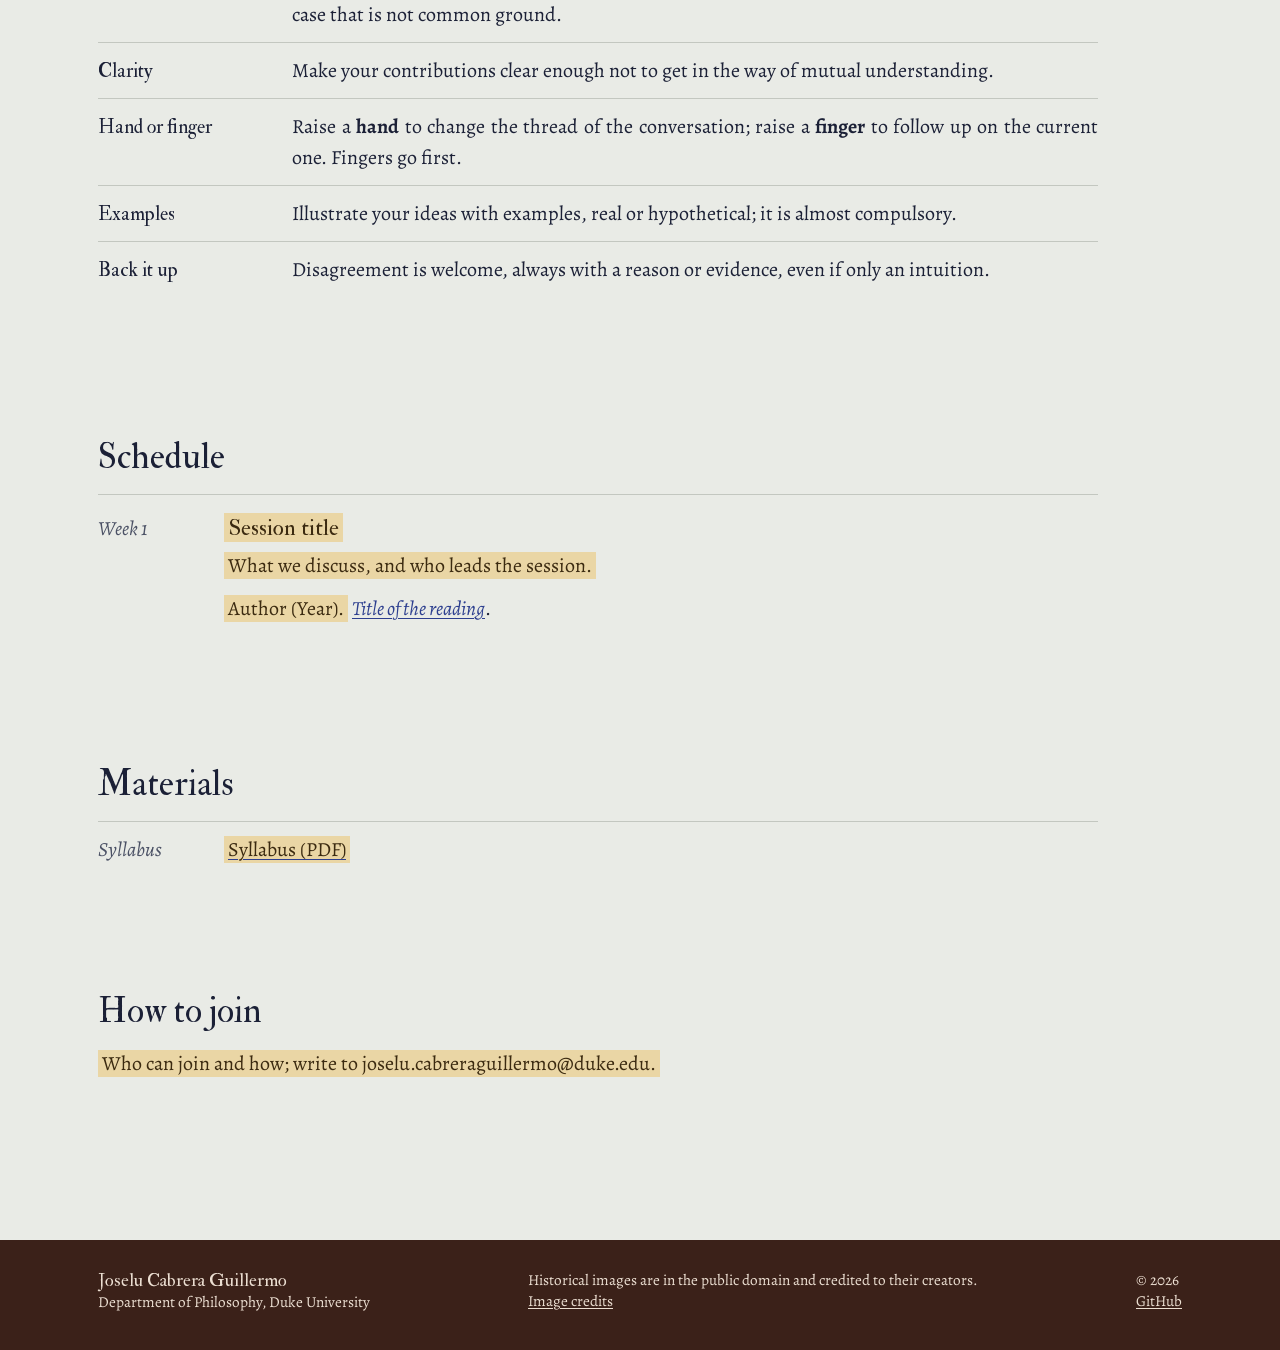
<file: templates/course-or-group.html>
<!doctype html>
<html lang="en" data-lang="en" data-title-en="Course or group (template) — Joselu Cabrera Guillermo" data-title-es="Curso o grupo (plantilla) — Joselu Cabrera Guillermo">
<head>
  <meta charset="utf-8">
  <meta name="viewport" content="width=device-width, initial-scale=1">
  <title>Course or group (template) — Joselu Cabrera Guillermo</title>
  <meta name="description" content="Template for a course or reading-group page.">
  <meta name="robots" content="noindex">
  <meta name="author" content="Joselu Cabrera Guillermo">
  <!-- Link previews (WhatsApp, Slack, social media) and search engines -->
  <link rel="canonical" href="https://joselu14.github.io/templates/course-or-group.html">
  <meta property="og:type" content="website">
  <meta property="og:site_name" content="Joselu Cabrera Guillermo">
  <meta property="og:title" content="Course or group (template) — Joselu Cabrera Guillermo">
  <meta property="og:description" content="Template for a course or reading-group page.">
  <meta property="og:url" content="https://joselu14.github.io/templates/course-or-group.html">
  <meta property="og:image" content="https://joselu14.github.io/assets/img/og-card.png">
  <meta property="og:image:width" content="1200">
  <meta property="og:image:height" content="630">
  <meta property="og:image:alt" content="Joselu Cabrera Guillermo, PhD student in Philosophy at Duke University, beside an arithmetic triangle drawn in type">
  <meta property="og:locale" content="en_US">
  <meta property="og:locale:alternate" content="es_PE">
  <meta name="twitter:card" content="summary_large_image">
  <meta name="theme-color" content="#e9ebe6" media="(prefers-color-scheme: light)">
  <meta name="theme-color" content="#141826" media="(prefers-color-scheme: dark)">
  <!-- /Link previews -->
  <!-- Set language and theme before the page paints (remembers the visitor's choice). -->
  <script>
    (function () {
      var d = document.documentElement, l, t;
      try { l = localStorage.getItem("lang"); t = localStorage.getItem("theme"); } catch (e) {}
      if (!l) l = ((navigator.languages && navigator.languages[0]) || navigator.language || "en").toLowerCase().indexOf("es") === 0 ? "es" : "en";
      d.setAttribute("data-lang", l); d.lang = l;
      if (t) d.setAttribute("data-theme", t);
    })();
  </script>
  <link rel="preload" href="../assets/fonts/alegreya-latin-wght-normal.woff2" as="font" type="font/woff2" crossorigin>
  <link rel="stylesheet" href="../assets/css/fonts.css">
  <link rel="stylesheet" href="../assets/css/style.css">
  <link rel="icon" href="../assets/img/favicon.svg" type="image/svg+xml">
</head>
<body>
  <a class="skip" href="#main"><span lang="en">Skip to content</span><span lang="es">Ir al contenido</span></a>

  <header class="site-header">
    <div class="wrap">
      <a class="brand" href="../index.html">Joselu Cabrera Guillermo</a>
      <nav class="nav" aria-label="Main / Principal">
        <a href="../index.html"><span lang="en">About</span><span lang="es">Inicio</span></a>
        <a href="../research.html"><span lang="en">Research</span><span lang="es">Investigación</span></a>
        <a href="../toolkit.html" aria-current="page"><span lang="en">Philosopher’s toolkit</span><span lang="es">Herramientas</span></a>
        <a href="../visual.html"><span lang="en">Visual work</span><span lang="es">Obra visual</span></a>
        <a href="../cv.html">CV</a>
      </nav>
      <div class="tools">
        <div class="seg" role="group" aria-label="Language / Idioma">
          <button type="button" data-set-lang="en" aria-pressed="true">English</button>
          <button type="button" data-set-lang="es" aria-pressed="false">Español</button>
        </div>
        <button type="button" class="icon-btn" id="theme-toggle" aria-label="Switch light or dark mode"
                data-label-en="Switch light or dark mode" data-label-es="Cambiar a modo claro u oscuro"><svg viewBox="0 0 20 20" width="18" height="18" aria-hidden="true" focusable="false"><circle cx="10" cy="10" r="7.25" fill="none" stroke="currentColor" stroke-width="1.5"/><path d="M10 2.75a7.25 7.25 0 0 1 0 14.5z" fill="currentColor"/></svg></button>
      </div>
    </div>
  </header>

  <main id="main">
    <!-- TEMPLATE for a course or reading-group page. Copy this file to courses/<name>.html or groups/<name>.html,
         replace everything highlighted in yellow (class="todo"), delete what you don't need, remove the
         "noindex" line in <head>, and add an entry for it in toolkit.html#courses.
         Every text exists twice: lang="en" and lang="es". Titles of readings stay in their original language. -->
    <header class="wrap page-head">
      <div class="split">
        <div>
          <p class="crumb"><a href="../toolkit.html#courses"><span lang="en">Philosopher’s toolkit</span><span lang="es">Herramientas</span></a></p>
          <h1><span class="todo">Course or group title</span></h1>
          <p lang="en"><span class="todo">One paragraph: what the course or group is about and what it is for.</span></p><p lang="es"><span class="todo">Un párrafo: de qué trata el curso o grupo y para qué es.</span></p>
          <dl class="facts">
            <div><dt><span lang="en">Kind</span><span lang="es">Tipo</span></dt><dd><span lang="en"><span class="todo">Course / Reading group / Study group</span></span><span lang="es"><span class="todo">Curso / Grupo de lectura / Grupo de estudio</span></span></dd></div>
            <div><dt><span lang="en">Organized by</span><span lang="es">Organiza</span></dt><dd><span lang="en"><span class="todo">Joselu Cabrera Guillermo, with …</span></span><span lang="es"><span class="todo">Joselu Cabrera Guillermo, con …</span></span></dd></div>
            <div><dt><span lang="en">When</span><span lang="es">Cuándo</span></dt><dd><span lang="en"><span class="todo">Day and time; dates</span></span><span lang="es"><span class="todo">Día y hora; fechas</span></span></dd></div>
            <div><dt><span lang="en">Where</span><span lang="es">Dónde</span></dt><dd><span lang="en"><span class="todo">Room, or online</span></span><span lang="es"><span class="todo">Aula, o virtual</span></span></dd></div>
            <div><dt><span lang="en">Reading</span><span lang="es">Lectura</span></dt><dd><span lang="en"><span class="todo">About N pages a week</span></span><span lang="es"><span class="todo">Unas N páginas por semana</span></span></dd></div>
            <div><dt><span lang="en">Status</span><span lang="es">Estado</span></dt><dd><span lang="en"><span class="todo">Open to new members / Running / Finished</span></span><span lang="es"><span class="todo">Abierto a nuevos miembros / En curso / Finalizado</span></span></dd></div>
          </dl>
          <!-- Contents: one entry per section below. When you add a week, add its number here too (#week-2, #week-3…). -->
          <nav class="toc" aria-labelledby="toc-title">
            <p class="toc-title" id="toc-title"><span lang="en">Contents</span><span lang="es">Índice</span></p>
            <ol>
              <li><a href="#how"><span class="toc-t"><span lang="en">How it works</span><span lang="es">Dinámica</span></span></a></li>
              <li><a href="#rules"><span class="toc-t"><span lang="en">Rules of the game</span><span lang="es">Reglas de juego</span></span></a></li>
              <li><a href="#schedule"><span class="toc-t"><span lang="en">Schedule</span><span lang="es">Cronograma</span></span></a>
              <div class="toc-sub toc-weeks"><span class="toc-sub-label" aria-hidden="true"><span lang="en">Week</span><span lang="es">Semana</span></span>
              <ol>
                <li><a href="#week-1"><span class="sr-only"><span lang="en">Week </span><span lang="es">Semana </span></span>1</a></li>
              </ol></div></li>
              <li><a href="#materials"><span class="toc-t"><span lang="en">Materials</span><span lang="es">Materiales</span></span></a></li>
              <li><a href="#join"><span class="toc-t"><span lang="en">How to join</span><span lang="es">Cómo unirse</span></span></a></li>
            </ol>
          </nav>
        </div>
        <!-- Optional: the group's poster (your own design) or a public-domain plate, credited. -->
      </div>
    </header>

    <section class="wrap" id="how">
      <h2><span lang="en">How it works</span><span lang="es">Dinámica</span></h2>
      <p class="measure" lang="en"><span class="todo">How sessions run: how often, how long, who leads, what leaders prepare.</span></p><p class="measure" lang="es"><span class="todo">Cómo funcionan las sesiones: frecuencia, duración, quién las lidera y qué preparan.</span></p>
    </section>

    <section class="wrap" id="rules">
      <h2><span lang="en">Rules of the game</span><span lang="es">Reglas de juego</span></h2>
      <dl class="rules">
          <div><dt><span lang="en">Punctuality</span><span lang="es">Puntualidad</span></dt><dd><span lang="en">Arrive on time so sessions can start early.</span><span lang="es">Llegar puntuales para iniciar temprano nuestras sesiones.</span></dd></div>
          <div><dt><span lang="en">Commitment</span><span lang="es">Compromiso</span></dt><dd><span lang="en">Keep the commitments of your role, whether active participant or listener.</span><span lang="es">Cumplir con los compromisos asociados a su rol de oyente libre o participante activx.</span></dd></div>
          <div><dt><span lang="en">Maximal charity</span><span lang="es">Máxima caridad</span></dt><dd><span lang="en">Give others’ words the best possible interpretation, and be ready to explain any idea, theory or case that is not common ground.</span><span lang="es">Estar dispuestos a hacer la mejor interpretación posible de las palabras de lxs demás y a explicar cualquier idea, teoría o caso que no sea <em>common ground</em>.</span></dd></div>
          <div><dt><span lang="en">Clarity</span><span lang="es">Claridad</span></dt><dd><span lang="en">Make your contributions clear enough not to get in the way of mutual understanding.</span><span lang="es">Hacer todo lo posible para que las participaciones propias sean suficientemente claras y no dificulten el entendimiento mutuo.</span></dd></div>
          <div><dt><span lang="en">Hand or finger</span><span lang="es">Distinción mano/dedo</span></dt><dd><span lang="en">Raise a <strong>hand</strong> to change the thread of the conversation; raise a <strong>finger</strong> to follow up on the current one. Fingers go first.</span><span lang="es">Levantar la <strong>mano</strong> es una participación que cambia el hilo de la conversación; levantar un <strong>dedo</strong>, un <em>follow-up</em> al hilo vigente. Primero se agotan los dedos.</span></dd></div>
          <div><dt><span lang="en">Examples</span><span lang="es">Ejemplificación</span></dt><dd><span lang="en">Illustrate your ideas with examples, real or hypothetical; it is almost compulsory.</span><span lang="es">Ilustrar las ideas propias con ejemplos, reales o hipotéticos: es casi obligatorio.</span></dd></div>
          <div><dt><span lang="en">Back it up</span><span lang="es">Respaldo</span></dt><dd><span lang="en">Disagreement is welcome, always with a reason or evidence, even if only an intuition.</span><span lang="es">El desacuerdo es bienvenido, siempre respaldado con alguna razón o evidencia, aunque sea una intuición.</span></dd></div>
      </dl>
    </section>

    <section class="wrap" id="schedule">
      <h2><span lang="en">Schedule</span><span lang="es">Cronograma</span></h2>
      <ol class="weeks">
        <!-- Copy one <li class="week"> per session. -->
        <li class="week" id="week-1">
          <span class="week-n"><span lang="en">Week 1</span><span lang="es">Semana 1</span></span>
          <h3><span class="todo">Session title</span></h3>
          <p lang="en"><span class="todo">What we discuss, and who leads the session.</span></p><p lang="es"><span class="todo">Qué discutimos y quién lidera la sesión.</span></p>
          <ol class="readings">
            <li><span class="todo">Author (Year).</span> <a href="#"><em>Title of the reading</em></a>.</li>
          </ol>
        </li>
      </ol>
    </section>

    <section class="wrap" id="materials">
      <h2><span lang="en">Materials</span><span lang="es">Materiales</span></h2>
      <!-- PDFs made with the LaTeX templates (sylabo / separata). Put them in a folder named like this page. -->
      <ul class="entries">
        <li><span class="when"><span lang="en">Syllabus</span><span lang="es">Sílabo</span></span><span><a href="#"><span class="todo">Syllabus (PDF)</span></a></span></li>
      </ul>
    </section>

    <section class="wrap" id="join">
      <h2><span lang="en">How to join</span><span lang="es">Cómo unirse</span></h2>
      <p class="measure" lang="en"><span class="todo">Who can join and how; write to joselu.cabreraguillermo@duke.edu.</span></p><p class="measure" lang="es"><span class="todo">Quién puede unirse y cómo; escribir a joselu.cabreraguillermo@duke.edu.</span></p>
    </section>
  </main>

  <footer class="site-footer">
    <div class="wrap">
      <span><span class="who">Joselu Cabrera Guillermo</span><br><span lang="en">De&shy;part&shy;ment of Phi&shy;los&shy;o&shy;phy, Duke Uni&shy;ver&shy;si&shy;ty</span><span lang="es">De&shy;par&shy;ta&shy;men&shy;to de Fi&shy;lo&shy;so&shy;fía, Duke Uni&shy;ver&shy;si&shy;ty</span></span>
      <span><span lang="en">Historical images are in the public domain and credited to their creators.</span><span lang="es">Las imágenes históricas son de dominio público y se acreditan a sus autores.</span><br>
        <a href="../credits.html"><span lang="en">Image credits</span><span lang="es">Créditos de imágenes</span></a></span>
      <span>&copy; <span class="year">2026</span><br><a href="https://github.com/Joselu14">GitHub</a></span>
    </div>
  </footer>

  <script src="../assets/js/main.js"></script>
</body>
</html>
</file>
<file: assets/css/fonts.css>
/* Self-hosted fonts (no requests to Google). IM Fell, Alegreya and Courier Prime are under the SIL Open Font License 1.1;
   the formulas on attention.html use a subset of Latin Modern Math (GUST Font License; see ../fonts/README-latin-modern-math-subset.txt).
   IM Fell types: digitized by Igino Marini from the 17th-century types Bishop John Fell left to Oxford.
   Alegreya: Juan Pablo del Peral, Huerta Tipográfica (Argentina).
   Courier Prime: Alan Dague-Greene, for Quote-Unquote Apps. Used only inside the ASCII figure. */

@font-face { font-family: "IM Fell French Canon"; font-style: normal; font-weight: 400; font-display: swap;
  src: url("../fonts/im-fell-french-canon-latin-400-normal.woff2") format("woff2"); }
@font-face { font-family: "IM Fell French Canon"; font-style: italic; font-weight: 400; font-display: swap;
  src: url("../fonts/im-fell-french-canon-latin-400-italic.woff2") format("woff2"); }
@font-face { font-family: "IM Fell Double Pica"; font-style: normal; font-weight: 400; font-display: swap;
  src: url("../fonts/im-fell-double-pica-latin-400-normal.woff2") format("woff2"); }
@font-face { font-family: "IM Fell Double Pica"; font-style: italic; font-weight: 400; font-display: swap;
  src: url("../fonts/im-fell-double-pica-latin-400-italic.woff2") format("woff2"); }

@font-face { font-family: "Alegreya"; font-style: normal; font-weight: 400 900; font-display: swap;
  src: url("../fonts/alegreya-latin-wght-normal.woff2") format("woff2");
  unicode-range: U+0000-00FF, U+0131, U+0152-0153, U+02BB-02BC, U+02C6, U+02DA, U+02DC, U+0304, U+0308, U+0329, U+2000-206F, U+20AC, U+2122, U+2191, U+2193, U+2212, U+2215, U+FEFF, U+FFFD; }
@font-face { font-family: "Alegreya"; font-style: italic; font-weight: 400 900; font-display: swap;
  src: url("../fonts/alegreya-latin-wght-italic.woff2") format("woff2");
  unicode-range: U+0000-00FF, U+0131, U+0152-0153, U+02BB-02BC, U+02C6, U+02DA, U+02DC, U+0304, U+0308, U+0329, U+2000-206F, U+20AC, U+2122, U+2191, U+2193, U+2212, U+2215, U+FEFF, U+FFFD; }
@font-face { font-family: "Alegreya"; font-style: normal; font-weight: 400 900; font-display: swap;
  src: url("../fonts/alegreya-latin-ext-wght-normal.woff2") format("woff2");
  unicode-range: U+0100-02BA, U+02BD-02C5, U+02C7-02CC, U+02CE-02D7, U+02DD-02FF, U+1E00-1E9F, U+1EF2-1EFF, U+2020, U+20A0-20AB, U+20AD-20C0, U+2113, U+2C60-2C7F, U+A720-A7FF; }
@font-face { font-family: "Alegreya"; font-style: italic; font-weight: 400 900; font-display: swap;
  src: url("../fonts/alegreya-latin-ext-wght-italic.woff2") format("woff2");
  unicode-range: U+0100-02BA, U+02BD-02C5, U+02C7-02CC, U+02CE-02D7, U+02DD-02FF, U+1E00-1E9F, U+1EF2-1EFF, U+2020, U+20A0-20AB, U+20AD-20C0, U+2113, U+2C60-2C7F, U+A720-A7FF; }
@font-face { font-family: "Alegreya"; font-style: normal; font-weight: 400 900; font-display: swap;
  src: url("../fonts/alegreya-greek-wght-normal.woff2") format("woff2");
  unicode-range: U+0370-0377, U+037A-037F, U+0384-038A, U+038C, U+038E-03A1, U+03A3-03FF; }
@font-face { font-family: "Alegreya"; font-style: italic; font-weight: 400 900; font-display: swap;
  src: url("../fonts/alegreya-greek-wght-italic.woff2") format("woff2");
  unicode-range: U+0370-0377, U+037A-037F, U+0384-038A, U+038C, U+038E-03A1, U+03A3-03FF; }

@font-face { font-family: "Courier Prime"; font-style: normal; font-weight: 400; font-display: swap;
  src: url("../fonts/courier-prime-latin-400-normal.woff2") format("woff2"); }
@font-face { font-family: "Courier Prime"; font-style: normal; font-weight: 700; font-display: swap;
  src: url("../fonts/courier-prime-latin-700-normal.woff2") format("woff2"); }

/* Formulas (attention.html): a subset of Latin Modern Math, the OpenType math companion of TeX's Latin Modern,
   by B. Jackowski, P. Strzelczyk and P. Pianowski (GUST e-foundry). Downloaded only by pages with formulas. */
@font-face { font-family: "Latin Modern Math Subset"; font-style: normal; font-weight: 400; font-display: swap;
  src: url("../fonts/latin-modern-math-subset.woff2") format("woff2"); }
</file>
<file: assets/css/style.css>
/* =========================================================
   Joselu Cabrera Guillermo — personal site
   Plain HTML + CSS + a little JS. No build step.

   The look, in one paragraph:
   grey "garúa" paper (Lima's winter fog) instead of cream;
   indigo-black ink with cochineal carmine as the one accent;
   IM Fell (17th-century letterpress, the era of Fludd and Guaman Poma)
   for titles, Alegreya (Huerta Tipográfica, Argentina) for reading;
   the dark-brown band from Joselu's own event posters as the footer.
   The memorable thing is the arithmetic triangle on the home page:
   everything else stays quiet.
   ========================================================= */

/* ---------- 1. Tokens ---------- */
:root {
  --paper: #e9ebe6;        /* garúa */
  --paper-2: #dfe2dc;
  --ink: #1b2036;          /* indigo-black */
  --ink-2: #4b5165;
  --faint: #7a808d;        /* the unvisited part of the triangle (3.3:1 on paper) */
  --rule: #c3c7c0;
  --carmine: #a3173f;      /* cochineal */
  --indigo: #2d3f8f;       /* links */
  --link: var(--indigo);
  --link-hover: var(--carmine);
  --cacao: #3b2119;        /* the band at the foot of Joselu's posters */
  --cacao-ink: #ecdfd2;
  --cacao-ink-2: #c4aea0;

  /* papers that black-and-white engravings are "printed" on */
  --tint-cochineal: #eac4cc;
  --tint-indigo: #c6cde6;
  --tint-ochre: #ead6a5;
  --tint-verdigris: #bfdad2;

  --display: "IM Fell French Canon", "IM Fell Double Pica", "Iowan Old Style", "Palatino Linotype", Georgia, serif;
  --head: "IM Fell Double Pica", "Iowan Old Style", "Palatino Linotype", Georgia, serif;
  --text: "Alegreya", "Iowan Old Style", "Palatino Linotype", Georgia, serif;
  --type: "Courier Prime", "Courier New", Courier, monospace;

  --measure: 36em;
  --wrap: 1180px;
  --gutter: clamp(18px, 4vw, 48px);
  color-scheme: light;
}

@media (prefers-color-scheme: dark) {
  :root:not([data-theme="light"]) {
    --paper: #141826; --paper-2: #1c2133; --ink: #e8e4db; --ink-2: #a9adb9; --faint: #666d82;
    --rule: #30364a; --carmine: #f0869e; --indigo: #aab8f5; --link: #aab8f5; --link-hover: #f6a9ba;
    --cacao: #25150f; --cacao-ink: #e4d6c8; --cacao-ink-2: #b19c8e;
    color-scheme: dark;
  }
}
:root[data-theme="dark"] {
  --paper: #141826; --paper-2: #1c2133; --ink: #e8e4db; --ink-2: #a9adb9; --faint: #666d82;
  --rule: #30364a; --carmine: #f0869e; --indigo: #aab8f5; --link: #aab8f5; --link-hover: #f6a9ba;
  --cacao: #25150f; --cacao-ink: #e4d6c8; --cacao-ink-2: #b19c8e;
  color-scheme: dark;
}

/* ---------- 2. Bilingual switch ----------
   Every piece of text exists twice: lang="en" and lang="es".
   The <html data-lang="…"> attribute decides which one shows. */
html[data-lang="en"] body [lang="es"],
html[data-lang="es"] body [lang="en"] { display: none !important; }
[hidden] { display: none !important; }

/* ---------- 3. Base ---------- */
*, *::before, *::after { box-sizing: border-box; }
html { -webkit-text-size-adjust: 100%; text-size-adjust: 100%; }
body {
  margin: 0;
  background: var(--paper);
  color: var(--ink);
  font-family: var(--text);
  font-size: clamp(1.125rem, 1.06rem + 0.25vw, 1.25rem);
  line-height: 1.55;
  font-variant-numeric: oldstyle-nums proportional-nums;
  text-rendering: optimizeLegibility;
  -webkit-font-smoothing: antialiased;
}
img { max-width: 100%; height: auto; display: block; }
button { font-family: inherit; font-size: inherit; touch-action: manipulation; }
a { color: var(--link); text-decoration-thickness: 1px; text-underline-offset: 0.16em; }
@media (hover: hover) and (pointer: fine) { a:hover { color: var(--link-hover); } }
:focus-visible { outline: 2px solid var(--carmine); outline-offset: 3px; }

h1, h2, h3 { font-weight: 400; font-synthesis: none; margin: 0 0 0.5em; }
h1 { font: 400 clamp(2.6rem, 1.9rem + 3vw, 4.4rem) / 1 var(--display); letter-spacing: -0.005em; }
h2 { font: 400 clamp(1.75rem, 1.5rem + 0.9vw, 2.35rem) / 1.08 var(--head); }
h3 { font: 400 1.45rem / 1.15 var(--head); }
p { margin: 0 0 1em; }
/* Reading text is justified; hyphenation keeps the spacing even in narrow columns.
   Headings, menus, buttons and the footer stay ranged left. */
main p, main li, main figcaption, main dd {
  text-align: justify; -webkit-hyphens: auto; hyphens: auto; hyphenate-limit-chars: 6 2 2;
  text-wrap: pretty;
}
main .go li, main .links li, main .lb-top p, main .odds { text-align: left; -webkit-hyphens: manual; hyphens: manual; }
main h1, main h2, main h3, main summary { text-align: left; -webkit-hyphens: manual; hyphens: manual; }
em, i { font-style: italic; }

.wrap { max-width: var(--wrap); margin-inline: auto; padding-inline: var(--gutter); }
.measure { max-width: var(--measure); }
.muted { color: var(--ink-2); }
.label { font-style: italic; color: var(--ink-2); }
.sr-only { position: absolute; width: 1px; height: 1px; overflow: hidden; clip: rect(0 0 0 0); white-space: nowrap; }
.skip {
  position: absolute; left: -999px; top: 8px; z-index: 10;
  background: var(--ink); color: var(--paper); padding: 8px 12px;
}
.skip:focus { left: 8px; }

/* ---------- 4. Header ---------- */
.site-header .wrap {
  display: flex; flex-wrap: wrap; align-items: baseline; justify-content: space-between;
  gap: 10px 36px; padding-top: 26px; padding-bottom: 14px;
}
.brand { font: 400 1.5rem / 1.1 var(--head); color: var(--ink); text-decoration: none; }
.nav { display: flex; flex-wrap: wrap; gap: 2px 26px; }
.nav a {
  color: var(--ink); text-decoration: none; font-size: 1.05em;
  display: inline-block; padding: 6px 0; text-underline-offset: 0.32em;
}
.nav a[aria-current="page"] { color: var(--carmine); text-decoration: underline; text-decoration-thickness: 2px; }
@media (hover: hover) and (pointer: fine) { .nav a:hover { color: var(--carmine); } }
.tools { display: flex; align-items: center; gap: 14px; }
.seg { display: inline-flex; align-items: baseline; gap: 0; }
.seg button {
  background: none; border: 0; padding: 6px 2px; cursor: pointer; font-size: 0.98em;
  color: var(--link); text-decoration: underline; text-decoration-thickness: 1px; text-underline-offset: 0.16em;
}
.seg button + button::before { content: "/"; color: var(--ink-2); display: inline-block; margin: 0 0.4em; text-decoration: none; }
.seg button[aria-pressed="true"] { color: var(--ink); text-decoration: none; cursor: default; }
.icon-btn {
  display: inline-grid; place-items: center; width: 36px; height: 36px; padding: 0;
  background: none; border: 0; color: var(--ink); cursor: pointer;
}
@media (hover: hover) and (pointer: fine) {
  .seg button[aria-pressed="false"]:hover, .icon-btn:hover { color: var(--carmine); }
}

/* ---------- 5. Sections, buttons ---------- */
main { display: block; }
section { padding-top: clamp(40px, 6vw, 84px); padding-bottom: clamp(24px, 3vw, 40px); }
.page-head { padding-top: clamp(44px, 7vw, 96px); padding-bottom: clamp(12px, 2vw, 24px); }
.page-head p { max-width: var(--measure); color: var(--ink-2); font-size: 1.08em; }

.btn {
  display: inline-block; font: 500 1rem / 1.2 var(--text); text-decoration: none; cursor: pointer;
  padding: 10px 18px 11px; border: 1.5px solid var(--ink); background: none; color: var(--ink);
}
.btn.primary { background: var(--ink); color: var(--paper); }
.btn, .controls .again { -webkit-tap-highlight-color: transparent; transition: transform 120ms ease-out; }
.btn:active, .controls .again:active { transform: scale(0.97); }
@media (hover: hover) and (pointer: fine) {
  .btn:hover { border-color: var(--carmine); color: var(--carmine); }
  .btn.primary:hover { background: var(--carmine); border-color: var(--carmine); color: var(--paper); }
}
.actions { display: flex; flex-wrap: wrap; gap: 10px; margin-top: 22px; }

/* ---------- 6. Plates (historical images) ---------- */
.plate { margin: 0; }
.plate .mat { background: var(--paper-2); padding: clamp(12px, 2vw, 22px); }
.plate[data-tint] .mat { background: var(--tint, var(--paper-2)); }
.plate[data-tint] img { mix-blend-mode: multiply; filter: grayscale(1) contrast(1.08); }
.plate[data-tint][data-aged] img { filter: grayscale(1) brightness(1.2) contrast(1.45); }
.plate[data-tint="cochineal"] { --tint: var(--tint-cochineal); }
.plate[data-tint="indigo"]    { --tint: var(--tint-indigo); }
.plate[data-tint="ochre"]     { --tint: var(--tint-ochre); }
.plate[data-tint="verdigris"] { --tint: var(--tint-verdigris); }
.plate img { margin: 0 auto; max-height: 560px; width: auto; }
.plate figcaption { margin-top: 10px; font-size: 0.9rem; line-height: 1.45; color: var(--ink-2); }
.plate figcaption a { color: inherit; }

/* ---------- 7. Home ---------- */
.hero {
  display: grid; grid-template-columns: 1fr; gap: clamp(40px, 6vw, 88px); align-items: start;
  padding-top: clamp(36px, 6vw, 88px);
}
@media (min-width: 900px) { .hero { grid-template-columns: minmax(0, 1.05fr) minmax(0, 1fr); } }
.hero h1 { font-size: clamp(3rem, 1.6rem + 5vw, 5.6rem); line-height: 0.94; margin-bottom: 0.32em; }
.role { font-style: italic; font-size: 1.22em; color: var(--ink-2); margin-bottom: 1.3em; }
.lede { font-size: 1.08em; line-height: 1.5; max-width: 32em; }
.hero .lede + p { max-width: 34em; }
.go { list-style: none; padding: 0; margin: 1.5em 0 0; display: flex; flex-wrap: wrap; gap: 6px 28px; font-size: 1.1em; }
.go a { color: var(--ink); text-decoration-color: var(--carmine); text-decoration-thickness: 2px; text-underline-offset: 0.26em; }
@media (hover: hover) and (pointer: fine) { .go a:hover { color: var(--carmine); } }

/* The arithmetic triangle: the one loud thing on the site */
.tri { margin: 0; container-type: inline-size; }
.tri-intro { font-size: 1.02em; margin: 0 0 14px; }
.tri pre {
  margin: 0 0 18px; white-space: pre; overflow: hidden;
  font-family: var(--type); font-weight: 400; line-height: 1.2;
  font-size: 12px;
  font-size: min(15px, calc(100cqi / var(--cols, 45) / 0.6));
  color: var(--faint); font-variant-numeric: normal;
}
.tri pre .p { color: var(--carmine); font-weight: 700; }
.tri pre .cur { color: var(--paper); background: var(--carmine); font-weight: 700; }
.tri pre .new { animation: ink-in 260ms cubic-bezier(0.23, 1, 0.32, 1); }
@keyframes ink-in { from { color: var(--faint); background-color: transparent; } }
.controls { display: flex; flex-wrap: wrap; align-items: center; gap: 10px; }
.controls .btn { min-width: 6.5em; text-align: center; }
.controls .again {
  background: none; border: 0; padding: 10px 4px; cursor: pointer; color: var(--ink-2);
  text-decoration: underline; text-decoration-thickness: 1px; text-underline-offset: 0.18em;
}
@media (hover: hover) and (pointer: fine) { .controls .again:hover { color: var(--carmine); } }
.seq { margin-left: auto; font: 400 0.95rem / 1 var(--type); letter-spacing: 0.14em; color: var(--ink-2); white-space: nowrap; }
.odds { font-size: 1.12em; margin: 20px 0 0; }
.odds .frac { font: 400 2.25rem / 1 var(--head); color: var(--carmine); font-variant-numeric: lining-nums; margin-left: 0.15em; }
.odds .pct { color: var(--ink-2); font-size: 0.9em; margin-left: 0.3em; font-variant-numeric: lining-nums tabular-nums; }
.tri figcaption {
  margin-top: 16px; padding-top: 12px; border-top: 1px solid var(--rule);
  font-size: 0.95rem; line-height: 1.45; color: var(--ink-2); max-width: 36em;
}
.tri figcaption p { margin: 0 0 0.5em; }
.tri .stop { font-style: italic; }

.areas { list-style: none; padding: 0; margin: 0; columns: 2 18em; column-gap: 48px; }
.areas li { break-inside: avoid; padding: 10px 0 12px; border-top: 1px solid var(--rule); }
.areas a { font: 400 1.35rem / 1.2 var(--head); color: var(--ink); text-decoration: none; }
.areas span { display: block; color: var(--ink-2); font-size: 0.95em; margin-top: 2px; }
@media (hover: hover) and (pointer: fine) { .areas a:hover { color: var(--carmine); } }

.two-col { display: grid; gap: 48px; grid-template-columns: 1fr; }
@media (min-width: 900px) { .two-col { grid-template-columns: minmax(0, 1.35fr) minmax(0, 1fr); gap: 72px; } }
.news { list-style: none; padding: 0; margin: 0; }
.news li { display: grid; grid-template-columns: 5.8rem 1fr; gap: 14px; padding: 11px 0 12px; border-top: 1px solid var(--rule); }
.news time { font-style: italic; color: var(--ink-2); }
@media (max-width: 520px) { .news li { grid-template-columns: 1fr; gap: 0; } }

.byline { display: flex; gap: 18px; align-items: center; margin-bottom: 20px; }
.byline p { margin: 0; color: var(--ink-2); line-height: 1.4; }
.portrait {
  position: relative; width: 112px; height: 112px; flex: none; overflow: hidden; border-radius: 50%;
  background: var(--tint-ochre); display: grid; place-items: center; font: 1.6rem var(--head); color: #3b2a10;
}
.portrait img { position: absolute; inset: 0; width: 100%; height: 100%; object-fit: cover; }
.links { list-style: none; padding: 0; margin: 0; }
.links li { display: flex; justify-content: space-between; align-items: baseline; gap: 14px; padding: 9px 0; border-top: 1px solid var(--rule); }
.links a { overflow-wrap: anywhere; text-align: right; font-variant-numeric: lining-nums; }

/* Every tile keeps its own proportions and all four share one height:
   one row on wide screens; on phones a row you swipe through. */
.strip { display: flex; gap: 14px; align-items: flex-start; margin-top: 22px; }
.strip a { flex: var(--ar, 0.8) 1 0; min-width: 0; display: block; }
.strip img { width: 100%; height: auto; }
@media (max-width: 640px) {
  .strip {
    gap: 10px; overflow-x: auto; scroll-snap-type: x mandatory; overscroll-behavior-x: contain;
    margin-inline: calc(-1 * var(--gutter)); padding-inline: var(--gutter); scroll-padding-inline: var(--gutter);
    scrollbar-width: none;
  }
  .strip::-webkit-scrollbar { display: none; }
  .strip a { flex: none; height: min(62vw, 300px); aspect-ratio: var(--ar, 0.8); scroll-snap-align: start; }
  .strip img { width: 100%; height: 100%; object-fit: contain; }
}
.section-lede { max-width: var(--measure); }

/* ---------- 8. Research ---------- */
.area {
  display: grid; gap: clamp(22px, 4vw, 60px); grid-template-columns: 1fr; align-items: start;
  padding: clamp(32px, 5vw, 60px) 0; border-top: 1px solid var(--rule);
}
.area:first-of-type { border-top: 0; }
@media (min-width: 900px) {
  .area { grid-template-columns: 300px minmax(0, 1fr); }
  .area:nth-of-type(even) { grid-template-columns: minmax(0, 1fr) 300px; }
  .area:nth-of-type(even) .plate { order: 2; }
}
.area .plate img { max-height: 340px; }
.keywords { font-style: italic; color: var(--ink-2); font-size: 0.95em; }

.cards { display: grid; grid-template-columns: 1fr; gap: 0 56px; }
@media (min-width: 800px) { .cards { grid-template-columns: repeat(2, minmax(0, 1fr)); } }
.card { padding: 16px 0 20px; border-top: 1px solid var(--rule); }
.card h3 { margin: 4px 0 0.35em; }
.card p { margin: 0; color: var(--ink-2); }
.status { font-style: italic; color: var(--carmine); font-size: 0.95em; }

/* Toolkit entries: status line, title, short description, optional "More about this project" */
.projects { list-style: none; padding: 0; margin: 0; max-width: 40em; }
.project { padding: 16px 0 22px; border-top: 1px solid var(--rule); }
.project h3 { margin: 4px 0 0.4em; }
.project p { margin: 0 0 0.7em; }
details.more summary {
  display: inline-block; cursor: pointer; list-style: none; padding: 4px 0; color: var(--link);
  text-decoration: underline; text-decoration-thickness: 1px; text-underline-offset: 0.16em;
}
details.more summary::-webkit-details-marker { display: none; }
details.more summary::after { content: " +"; }
details.more[open] summary::after { content: " \2212"; }
details.more[open] summary { margin-bottom: 8px; }
@media (hover: hover) and (pointer: fine) { details.more summary:hover { color: var(--link-hover); } }
@media (pointer: coarse) { details.more summary { min-height: 44px; display: inline-flex; align-items: center; } }
.entries { list-style: none; padding: 0; margin: 0; }
.entries li { display: grid; grid-template-columns: 7rem 1fr; gap: 14px; padding: 12px 0; border-top: 1px solid var(--rule); }
.entries .when { font-style: italic; color: var(--ink-2); }
@media (max-width: 520px) { .entries li { grid-template-columns: 1fr; gap: 2px; } }
.talk { font-weight: 500; }
.todo { background: var(--tint-ochre); color: #3b2a10; padding: 0 4px; }

/* ---------- Contents lists on long pages (Research, the attention model, course and group pages) ----------
   Set like the contents page of an old book: an italic title, plain entries, and on Research
   a dotted leader after each area. Sub-entries are run in on one line. */
:where(main [id]) { scroll-margin-top: 18px; }
.toc { margin: 30px 0 0; max-width: 30em; }
.toc-title { font: italic 400 1.3rem / 1.2 var(--head); color: var(--ink); margin: 0 0 6px; }
.toc ol { list-style: none; padding: 0; margin: 0; }
main .toc li { text-align: left; -webkit-hyphens: manual; hyphens: manual; }
.toc > ol > li { padding: 3px 0; }
.toc > ol > li.toc-gap { margin-top: 12px; }
.toc a { color: var(--link); text-decoration: none; }
.toc > ol > li > a { display: flex; align-items: baseline; }
.toc-lead { flex: 1 1 1.5em; min-width: 1.5em; margin: 0 0 0 0.45em; border-bottom: 2px dotted var(--faint); transform: translateY(-0.28em); }
.toc .toc-sub { margin: 1px 0 2px 1em; font-size: 0.92em; line-height: 1.45; }
.toc .toc-sub li { display: inline; }
.toc .toc-sub li:not(:last-child)::after { content: ";"; color: var(--ink-2); margin-right: 0.3em; }
.toc .toc-weeks { display: flex; align-items: baseline; }
.toc .toc-weeks ol { text-wrap: balance; }
.toc .toc-weeks li:not(:last-child)::after { content: none; }
.toc .toc-weeks a { display: inline-block; min-width: 1.5em; padding: 2px 0; text-align: center; }
.toc-sub-label { color: var(--ink-2); font-style: italic; margin-right: 0.35em; }
@media (hover: hover) and (pointer: fine) {
  .toc a:hover { color: var(--link-hover); }
  .toc a:hover .toc-t, .toc .toc-sub a:hover { text-decoration: underline; text-decoration-thickness: 1px; }
}
@media (pointer: coarse) { .toc > ol > li { padding: 5px 0; } .toc .toc-weeks a { padding: 6px 0; } }
@media print { .toc { display: none; } }

/* ---------- Course and reading-group pages (groups/, courses/, templates/course-or-group.html) ---------- */
.crumb { margin: 0 0 10px; font-style: italic; font-size: 0.98em; }
.crumb a { color: var(--ink-2); }
@media (hover: hover) and (pointer: fine) { .crumb a:hover { color: var(--link-hover); } }
.facts { margin: 26px 0 0; max-width: var(--measure); }
.facts > div { display: grid; grid-template-columns: 8.5rem minmax(0, 1fr); align-items: baseline; padding: 9px 0; border-top: 1px solid var(--rule); }
.facts dt { font-style: italic; color: var(--ink-2); padding-right: 14px; }
.facts dd { margin: 0; text-align: left; }
.poster { margin: 0; }
.poster img { display: block; width: auto; max-width: 100%; max-height: 560px; margin: 0 auto; box-shadow: 0 1px 2px rgb(27 32 54 / 0.18), 0 10px 28px -12px rgb(27 32 54 / 0.35); }
.poster figcaption { margin-top: 14px; font-size: 0.9rem; line-height: 1.45; color: var(--ink-2); text-align: center; }
.poster figcaption a { color: inherit; }
.rules, .weeks, #materials .entries { max-width: 50em; }
.rules { margin: 18px 0 26px; }
.rules > div { display: grid; grid-template-columns: 11rem minmax(0, 1fr); column-gap: 18px; align-items: baseline; padding: 12px 0; border-top: 1px solid var(--rule); }
.rules dt { font: 400 1.22rem / 1.25 var(--head); }
.rules dd { margin: 0; }
.weeks { list-style: none; padding: 0; margin: 18px 0 0; }
.week { display: grid; grid-template-columns: 7rem minmax(0, 1fr); column-gap: 14px; align-items: start; padding: 18px 0 20px; border-top: 1px solid var(--rule); }
.week > * { grid-column: 2; }
.week > .week-n { grid-column: 1; grid-row: 1; font-style: italic; color: var(--ink-2); }
.week > .week-n, .week > h3 { align-self: baseline; }
.week h3 { margin: 0 0 0.35em; }
.week p { margin: 0 0 0.6em; }
.readings { list-style: none; padding: 0; margin: 0; }
.readings.refs { max-width: var(--measure); margin: 0 0 1em; }
main .readings li { padding-left: 1.4em; text-indent: -1.4em; margin: 0 0 0.3em; text-align: left; -webkit-hyphens: none; hyphens: none; }
@media (max-width: 620px) {
  .facts > div { grid-template-columns: 7rem minmax(0, 1fr); }
  .rules > div { grid-template-columns: 1fr; }
  .week { grid-template-columns: 1fr; }
  .week > .week-n { grid-column: 1; grid-row: auto; padding-bottom: 2px; }
  .week > * { grid-column: 1; }
}

.split { display: grid; gap: clamp(24px, 4vw, 60px); grid-template-columns: 1fr; align-items: center; }
@media (min-width: 900px) { .split { grid-template-columns: minmax(0, 1fr) minmax(0, 0.9fr); } }
.split .plate img { max-height: 520px; }
.hero > *, .two-col > *, .split > *, .area > * { min-width: 0; }

/* ---------- Attention model (attention.html) ---------- */
.att { --a: 0.65; --l: 0.75; --zone: color-mix(in srgb, var(--tint-indigo) 60%, transparent); padding-top: clamp(16px, 3vw, 32px); }
:root[data-theme="dark"] .att { --zone: color-mix(in srgb, var(--indigo) 18%, transparent); }
@media (prefers-color-scheme: dark) { :root:not([data-theme="light"]) .att { --zone: color-mix(in srgb, var(--indigo) 18%, transparent); } }
.att-label { font-style: italic; color: var(--ink-2); margin: 0 0 6px; text-align: left; }
.att-sub { margin-top: 14px; }
.att-controls { display: grid; grid-template-columns: 1fr; gap: 22px 56px; }
@media (min-width: 860px) { .att-controls { grid-template-columns: 1fr 1fr; } }
.att-ctl { border-top: 1px solid var(--rule); padding-top: 12px; min-width: 0; }
.att .filters { margin: 0 0 4px; gap: 0 22px; }
.att .filters button { text-align: left; }
.att-note { font-size: 0.95em; color: var(--ink-2); margin: 4px 0 6px; max-width: var(--measure); }
.att .again { background: none; border: 0; padding: 6px 0; cursor: pointer; color: var(--ink-2); text-decoration: underline; text-decoration-thickness: 1px; text-underline-offset: 0.18em; }
@media (hover: hover) and (pointer: fine) { .att .again:hover { color: var(--link-hover); } }
.att-check { display: flex; gap: 8px; align-items: baseline; margin: 0 0 8px; cursor: pointer; text-align: left; }
.att-check input { accent-color: var(--carmine); width: 1.05em; height: 1.05em; flex: none; transform: translateY(2px); }
.att-key { font-size: 0.92em; color: var(--ink-2); margin: 10px 0 0; text-align: left; }
.att-slider { display: grid; grid-template-columns: 8.5em minmax(0, 1fr) 2.8em; align-items: center; gap: 12px; margin: 4px 0; }
.att-slider input[type="range"] { width: 100%; margin: 0; min-height: 30px; accent-color: var(--carmine); }
.att-slider output { font-variant-numeric: lining-nums tabular-nums; text-align: right; }

/* The shared scale: the one moving picture on the page */
.att-outcome { margin-top: clamp(30px, 4vw, 48px); padding-top: 14px; border-top: 1.5px solid var(--ink); }
.att-row, .att-axis { display: grid; grid-template-columns: 4.6em minmax(0, 1fr) 6.6em; gap: 14px; align-items: center; }
.att-row { min-height: 46px; }
.att-row-name { font: 400 1.25rem / 1 var(--head); }
.att-row-num { font-variant-numeric: lining-nums tabular-nums; text-align: right; white-space: nowrap; }
.att-row-num b, .att-cr b { color: var(--carmine); font-weight: 600; }
.att-track {
  position: relative; height: 32px; border-left: 1px solid var(--ink-2); border-right: 1px solid var(--ink-2);
  background: linear-gradient(to right, var(--zone) calc((1 - var(--l)) * 100%), transparent calc((1 - var(--l)) * 100%) calc(var(--l) * 100%), var(--zone) calc(var(--l) * 100%));
}
.att-track::before { content: ""; position: absolute; left: 0; right: 0; top: 50%; border-top: 1px solid var(--rule); }
.att-arrow { position: absolute; top: 50%; height: 0; border-top: 2px solid var(--carmine); transition: left 220ms cubic-bezier(0.23, 1, 0.32, 1), width 220ms cubic-bezier(0.23, 1, 0.32, 1); }
.mk { position: absolute; top: 50%; width: 13px; height: 13px; border-radius: 50%; transform: translate(-50%, -50%); transition: left 220ms cubic-bezier(0.23, 1, 0.32, 1); }
.mk.before { border: 1.5px solid var(--ink); background: var(--paper); }
.mk.after { background: var(--carmine); }
.mk.all { width: 10px; height: 10px; border-radius: 0; border: 1.5px solid var(--ink-2); background: var(--paper); transform: translate(-50%, -50%) rotate(45deg); }
.att-axis { margin-top: 2px; font-size: 0.82em; line-height: 1.15; color: var(--ink-2); font-style: italic; align-items: start; }
.att-zones { display: grid; grid-template-columns: calc((1 - var(--l)) * 100%) minmax(0, 1fr) calc((1 - var(--l)) * 100%); text-align: center; }
.att-zones > span { overflow: hidden; padding: 0 2px; }
.att-legend { display: flex; flex-wrap: wrap; align-items: center; gap: 6px 8px; font-size: 0.9em; color: var(--ink-2); margin: 14px 0 0; }
.att-li { display: inline-flex; align-items: center; gap: 7px; margin-right: 16px; white-space: nowrap; }
.att-legend .mk { position: static; display: inline-block; transform: none; flex: none; }
.att-legend .mk.all { transform: rotate(45deg); }
.att-verdict { font: 400 1.5rem / 1.25 var(--head); margin: 20px 0 6px; max-width: 32em; text-align: left; -webkit-hyphens: manual; hyphens: manual; }
.att-all { color: var(--ink-2); max-width: var(--measure); }
@media (max-width: 620px) {
  .att-row { grid-template-columns: minmax(0, 1fr) auto; grid-template-areas: "name num" "track track"; gap: 2px 10px; padding-bottom: 6px; }
  .att-row-name { grid-area: name; } .att-row-num { grid-area: num; } .att-track { grid-area: track; }
  .att-axis { grid-template-columns: minmax(0, 1fr); }
  .att-axis > span:not(.att-zones) { display: none; }
}

/* The two agents */
.att-agents { display: grid; grid-template-columns: 1fr; gap: 28px 56px; margin-top: clamp(26px, 4vw, 44px); }
@media (min-width: 860px) { .att-agents { grid-template-columns: 1fr 1fr; } }
.att-agent { border-top: 1px solid var(--rule); padding-top: 12px; min-width: 0; }
.att-agent h3 { margin: 0 0 10px; }
.att-sal { display: grid; grid-template-columns: 1.4em minmax(0, 1fr) 2.6em; gap: 2px 10px; align-items: center; margin: 0 0 8px; }
.att-ev { font-weight: 700; color: var(--ink); }
.att-sal:not(.on) .att-ev { color: var(--faint); text-decoration: line-through; }
.att-bar { position: relative; height: 10px; background: var(--paper-2); }
.att-bar > span { position: absolute; left: 0; top: 0; bottom: 0; background: var(--faint); transition: width 220ms cubic-bezier(0.23, 1, 0.32, 1); }
.att-sal.on .att-bar > span { background: var(--ink); }
.att-bar::after { content: ""; position: absolute; top: -5px; bottom: -5px; left: calc(var(--a) * 100%); border-left: 2px solid var(--carmine); }
.att-num { font-variant-numeric: lining-nums tabular-nums; text-align: right; }
.att-why { grid-column: 2 / 4; font-size: 0.85em; font-style: italic; color: var(--ink-2); text-align: left; }
.att-says { margin: 12px 0 10px; text-align: left; }
.att-cr { margin: 0 0 10px; }
.att-cr > div { display: grid; grid-template-columns: 5.2em minmax(0, 1fr); padding: 5px 0; border-top: 1px solid var(--rule); }
.att-cr dt { font-style: italic; color: var(--ink-2); }
.att-cr dd { margin: 0; font-variant-numeric: lining-nums tabular-nums; text-align: left; }
.att-adjust, .att-tt { border-top: 1px solid var(--rule); padding: 8px 0; }
.att-adjust summary, .att-tt summary { cursor: pointer; padding: 4px 0; }
@media (hover: hover) and (pointer: fine) { .att-adjust summary:hover, .att-tt summary:hover { color: var(--link-hover); } }
.att-group { border: 0; padding: 0; margin: 10px 0 4px; min-width: 0; }
.att-group legend { font-style: italic; color: var(--ink-2); padding: 0; margin-bottom: 2px; font-size: 0.95em; }
.att-agent .att-slider { grid-template-columns: 5.9em minmax(0, 1fr) 2.6em; }
.att-agent .att-slider label { font-variant-numeric: lining-nums; white-space: nowrap; font-size: 0.95em; }
.att-derived { font-size: 0.9em; color: var(--ink-2); text-align: left; font-variant-numeric: lining-nums; }
.att-tt-note { font-size: 0.9em; color: var(--ink-2); max-width: 30em; }
.att-table { border-collapse: collapse; font-variant-numeric: lining-nums tabular-nums; font-size: 0.92em; margin-top: 6px; }
.att-table th, .att-table td { padding: 2px 9px; text-align: center; }
.att-table th { font-weight: 400; font-style: italic; color: var(--ink-2); border-bottom: 1px solid var(--rule); }
.att-table td:nth-child(n+5) { text-align: right; }
.att-table tr.out td { color: var(--faint); text-decoration: line-through; }

/* ---------- Normal science and revolutions (kuhn.html) ----------
   The grid is the memorable thing; the controls borrow the attention model's look. */
.kuhn { padding-top: clamp(16px, 3vw, 32px); }
.kuhn-stage { display: grid; grid-template-columns: minmax(0, 1fr); gap: 20px;
  grid-template-areas: "start" "grid" "status" "run" "chart" "params"; }
.kuhn-start { grid-area: start; } .kuhn-grid-wrap { grid-area: grid; } .kuhn-status { grid-area: status; }
.kuhn-run { grid-area: run; } .kuhn-chart-wrap { grid-area: chart; } .kuhn-params { grid-area: params; }
@media (min-width: 900px) {
  .kuhn-stage { grid-template-columns: minmax(0, 470px) minmax(0, 1fr); gap: 20px 56px;
    grid-template-areas: "grid start" "grid status" "grid run" "chart chart" "params params"; grid-template-rows: auto auto 1fr auto auto; }
  .kuhn-params { max-width: 46em; }
}
.kuhn-ctl { border-top: 1px solid var(--rule); padding-top: 12px; min-width: 0; }
.kuhn .filters { margin: 0 0 4px; gap: 0 22px; }
.kuhn-grid-wrap { min-width: 0; width: 100%; max-width: 520px; align-self: start; }
.kuhn-grid { display: block; width: 100%; aspect-ratio: 1; background: var(--paper-2); }
.kuhn-status { min-width: 0; }
.kuhn-status-head { font: 400 1.5rem / 1.2 var(--head); margin: 0 0 6px; text-align: left; }
main .kuhn-status-body { color: var(--ink-2); margin: 0; max-width: var(--measure); min-height: 4.7em; text-align: left; -webkit-hyphens: manual; hyphens: manual; }
@media (max-width: 620px) { main .kuhn-status-body { min-height: 6.2em; } }
.kuhn-buttons { display: flex; flex-wrap: wrap; align-items: center; gap: 6px 22px; margin: 0 0 10px; }
.kuhn-play { min-width: 8.5em; text-align: center; }
.kuhn .again { background: none; border: 0; padding: 6px 0; cursor: pointer; color: var(--ink-2); font-size: 1em;
  text-decoration: underline; text-decoration-thickness: 1px; text-underline-offset: 0.18em; -webkit-tap-highlight-color: transparent; }
@media (hover: hover) and (pointer: fine) { .kuhn .again:hover { color: var(--link-hover); } }
@media (pointer: coarse) { .kuhn .again { min-height: 44px; } }
.kuhn .att-slider { grid-template-columns: 12.5em minmax(0, 1fr) 2.8em; }
.kuhn-year.att-slider { grid-template-columns: 4em minmax(0, 1fr) 2.8em; }
.kuhn-speed { display: flex; flex-wrap: wrap; align-items: baseline; gap: 0 18px; margin-top: 6px; }
.kuhn-speed .att-label { margin: 0; }
.kuhn-seed-row { grid-column: 2 / 4; display: flex; flex-wrap: wrap; align-items: center; gap: 4px 18px; }
.kuhn-seed input { font: inherit; font-variant-numeric: lining-nums tabular-nums; width: 8em; padding: 5px 8px;
  color: var(--ink); background: var(--paper); border: 1px solid var(--rule); border-radius: 0; }
.kuhn-seed input:focus-visible { outline: 2px solid var(--carmine); outline-offset: 1px; }
.kuhn-params .att-note { margin-top: 10px; }
@media (max-width: 560px) {
  .kuhn .att-slider:not(.kuhn-year) { grid-template-columns: minmax(0, 1fr) 2.8em; gap: 0 12px; margin: 8px 0; }
  .kuhn .att-slider:not(.kuhn-year) label { grid-column: 1 / -1; }
  .kuhn-seed-row { grid-column: 1 / -1; }
}
.kuhn-chart-wrap { margin: 0; min-width: 0; border-top: 1.5px solid var(--ink); padding-top: 14px; }
.kuhn-chart { display: block; width: 100%; height: 300px; cursor: pointer; touch-action: pan-y; }
.kuhn-chart-wrap figcaption { margin-top: 10px; font-size: 0.9em; color: var(--ink-2); text-align: left; }
.kuhn-legend { display: flex; flex-wrap: wrap; align-items: center; gap: 6px 22px; }
.kuhn-li { display: inline-flex; align-items: center; gap: 8px; }
.kuhn-sw { display: inline-block; width: 22px; height: 12px; flex: none; }
.sw-pre { background: var(--paper-2); box-shadow: inset 0 0 0 1px var(--rule); }
.sw-normal { background: linear-gradient(90deg, #2d3f8f 0 50%, #c9962c 50% 100%); }
.sw-crisis { background: repeating-linear-gradient(-45deg, var(--ink-2) 0 1px, transparent 1px 5px); box-shadow: inset 0 0 0 1px var(--rule); }
.sw-rev { width: 2px; height: 16px; background: var(--carmine); margin: 0 10px; }
.kuhn-hint { display: block; margin-top: 6px; font-style: italic; }
@media print { .kuhn-stage { display: none; } }

/* ---------- Animations (toolkit, attention.html, kuhn.html) ----------
   Square videos with the text on screen; one per language, the other is hidden like any other text. */
.anim { margin: 0; min-width: 0; }
.anim video { display: block; width: 100%; height: auto; aspect-ratio: 1; background: var(--paper-2); }
.anims { list-style: none; padding: 0; margin: 18px 0 8px; display: grid; gap: 22px; }
.anims .anim { display: grid; grid-template-columns: minmax(0, 1fr); gap: 10px; }
@media (min-width: 700px) { .anims .anim { grid-template-columns: minmax(0, 330px) minmax(0, 1fr); gap: 0 22px; align-items: start; } }
.anim figcaption { text-align: left; }
.anim figcaption h4 { font: 400 1.22rem / 1.2 var(--head); margin: 0 0 0.35em; }
main .anim figcaption p { margin: 0 0 0.5em; text-align: left; -webkit-hyphens: manual; hyphens: manual; }
.anim-single { max-width: 560px; margin-top: 16px; }
.anim-single figcaption { margin-top: 8px; font-size: 0.92em; color: var(--ink-2); }

/* How the model works */
.att-how h3 { margin: 1.6em 0 0.4em; }
/* Formulas: set like a LaTeX equation environment, in Latin Modern Math */
math { font-family: "Latin Modern Math Subset", "Latin Modern Math", "STIX Two Math", "Cambria Math", math; font-size: 1.08em; }
math[display="block"] { display: block math; margin: 14px 0 20px; font-size: 1.22em; overflow-x: auto; overflow-y: hidden; max-width: 100%; padding: 4px 0; text-align: center; }
.att-how math[display="block"] { max-width: var(--measure); }
@media (max-width: 620px) { math[display="block"] { font-size: 1.06em; } }

/* ---------- 9. Visual work: the darkroom ---------- */
body.darkroom {
  --paper: #1d1512; --paper-2: #2a201b; --ink: #efe5d9; --ink-2: #b6a799; --faint: #7d6d62;
  --rule: #3e312a; --link: #f2b3c0; --link-hover: #ffffff; --carmine: #f08aa1;
  color-scheme: dark;
}
.filters { display: flex; flex-wrap: wrap; gap: 4px 26px; margin: 4px 0 30px; }
.filters button {
  background: none; border: 0; padding: 8px 0; cursor: pointer; color: var(--ink-2); font-size: 1.05em;
  text-decoration: none; text-underline-offset: 0.32em;
}
.filters button[aria-pressed="true"] { color: var(--ink); text-decoration: underline; text-decoration-color: var(--carmine); text-decoration-thickness: 2px; }
.filters .count { font-size: 0.8em; margin-left: 0.35em; color: var(--ink-2); font-variant-numeric: lining-nums; }
@media (hover: hover) and (pointer: fine) { .filters button:hover { color: var(--ink); } }

.gallery { columns: 3 280px; column-gap: 20px; }
.work { break-inside: avoid; margin: 0 0 22px; }
.work button { all: unset; display: block; width: 100%; cursor: zoom-in; }
.work button:focus-visible { outline: 2px solid var(--carmine); outline-offset: 3px; }
.work figcaption { font-size: 0.92rem; line-height: 1.35; color: var(--ink-2); padding: 9px 1px 0; }
.work figcaption strong { display: block; color: var(--ink); font-weight: 500; font-size: 1.06em; }
.work figcaption .meta { display: block; margin-top: 2px; }
.work figcaption time { display: block; font-style: italic; }
.empty { color: var(--ink-2); font-style: italic; }
@media (max-width: 600px) {
  .gallery { columns: 2; column-gap: 12px; }
  .work { margin-bottom: 16px; }
  .work figcaption { font-size: 0.82rem; }
}

/* The viewer fills the screen: tap anywhere outside the image and its caption to close,
   swipe left or right (touch) or use the arrows / arrow keys to move between works. */
dialog.lightbox {
  position: fixed; inset: 0; width: 100%; height: 100%; max-width: none; max-height: none; margin: 0;
  border: 0; color: #efe5d9; background: #160f0c;
  padding: max(12px, env(safe-area-inset-top)) max(14px, env(safe-area-inset-right)) max(14px, env(safe-area-inset-bottom)) max(14px, env(safe-area-inset-left));
  overscroll-behavior: contain; touch-action: pan-y pinch-zoom;
}
dialog.lightbox[open] { display: grid; grid-template-rows: auto minmax(0, 1fr) auto; gap: 10px; }
dialog.lightbox::backdrop { background: rgba(22, 15, 12, 0.6); }
html:has(dialog.lightbox[open]) { overflow: hidden; }
.lb-top, .lightbox .bar { width: 100%; max-width: 1100px; margin-inline: auto; }
.lb-top { display: flex; justify-content: space-between; align-items: center; gap: 12px; }
.viewer-position { color: #b6a799; font-style: italic; font-size: 0.95rem; margin: 0; }
.lightbox .stage { position: relative; min-height: 0; height: 100%; }
.lightbox .stage > * {
  position: absolute; inset: 0; margin: auto; width: auto; height: auto; max-width: 100%; max-height: 100%;
  user-select: none; -webkit-user-select: none; -webkit-user-drag: none;
}
.lightbox .bar { display: grid; grid-template-columns: 48px minmax(0, 1fr) 48px; align-items: center; gap: 12px; }
.lightbox .caption { text-align: center; font-size: 0.98rem; line-height: 1.35; }
.lightbox .caption strong { display: block; font-weight: 500; }
.lightbox .caption .meta, .lightbox .caption time { display: block; opacity: 0.8; }
.lightbox button {
  min-width: 44px; min-height: 44px; padding: 8px 14px; cursor: pointer; font: inherit;
  background: none; color: #efe5d9; border: 1px solid #5a4a40; -webkit-tap-highlight-color: transparent;
}
.lightbox .lb-arrow { padding: 0; width: 48px; height: 48px; font-size: 1.2rem; }
.lightbox button:active { transform: scale(0.96); }
@media (hover: hover) and (pointer: fine) { .lightbox button:hover { border-color: #f2b3c0; color: #f2b3c0; } }
@media (max-width: 600px) {
  .lightbox .bar { grid-template-columns: 44px minmax(0, 1fr) 44px; gap: 8px; }
  .lightbox .lb-arrow { width: 44px; height: 44px; }
  .lightbox .caption { font-size: 0.9rem; }
}

/* ---------- 10. CV ---------- */
.cv-section { display: grid; grid-template-columns: 1fr; gap: 6px 40px; padding: 26px 0; border-top: 1px solid var(--rule); }
@media (min-width: 900px) { .cv-section { grid-template-columns: 220px minmax(0, 1fr); } }
.cv-section h2 { font-size: 1.5rem; }
.cv-section ul { list-style: none; padding: 0; margin: 0; }
.cv-section li { display: grid; grid-template-columns: 7.5rem 1fr; gap: 14px; padding: 5px 0; }
.cv-section .when { font-style: italic; color: var(--ink-2); }
@media (max-width: 520px) { .cv-section li { grid-template-columns: 1fr; gap: 0; } }

/* ---------- 11. Credits ---------- */
.credits { display: grid; grid-template-columns: 1fr; gap: 26px 56px; }
@media (min-width: 800px) { .credits { grid-template-columns: repeat(2, minmax(0, 1fr)); } }
.credit { display: grid; grid-template-columns: 96px minmax(0, 1fr); gap: 18px; align-items: start; }
.credit .thumb { background: var(--paper-2); padding: 6px; }
.credit .thumb img { width: 100%; height: 84px; object-fit: contain; }
.credit .label { display: block; }
.credit h3 { font-size: 1.2rem; margin-bottom: 0.25em; }
.credit p { font-size: 0.95rem; margin: 0; color: var(--ink-2); }
@media (max-width: 600px) { .credit { grid-template-columns: 70px minmax(0, 1fr); } }

/* ---------- 12. 404 ---------- */
.lost { display: grid; grid-template-columns: 1fr; gap: clamp(32px, 5vw, 72px); align-items: start; padding-top: clamp(36px, 6vw, 88px); }
@media (min-width: 900px) { .lost { grid-template-columns: minmax(0, 1fr) minmax(0, 0.9fr); } }
.lost > * { min-width: 0; }
#random-plate .mat { height: clamp(300px, 46vw, 460px); display: block; }
#random-plate .mat img { width: 100%; height: 100%; max-height: none; object-fit: contain; }
#random-plate figcaption { min-height: 4.4em; }
.redraw {
  background: none; border: 0; padding: 8px 0; cursor: pointer; color: var(--link);
  text-decoration: underline; text-decoration-thickness: 1px; text-underline-offset: 0.18em;
}

/* ---------- 13. Footer: the band at the foot of the posters ---------- */
.site-footer { background: var(--cacao); color: var(--cacao-ink); margin-top: clamp(56px, 8vw, 110px); font-size: 0.95rem; line-height: 1.4; }
.site-footer .wrap { display: flex; flex-wrap: wrap; justify-content: space-between; gap: 10px 36px; padding-top: 30px; padding-bottom: 36px; }
.site-footer a { color: inherit; }
@media (hover: hover) and (pointer: fine) { .site-footer a:hover { color: #ffffff; } }
.site-footer .who { font: 400 1.15rem / 1.2 var(--head); }

/* ---------- 14. Touch, motion, print ---------- */
@media (pointer: coarse) {
  .nav a, .seg button, .filters button, .btn, .controls .again, .redraw { min-height: 44px; }
  .nav a { display: inline-flex; align-items: center; }
  .icon-btn { width: 44px; height: 44px; }
}
@media (max-width: 640px) {
  .site-header .wrap { gap: 4px 20px; padding-top: 18px; }
  .brand { flex-basis: 100%; font-size: 1.35rem; }
  .nav { gap: 0 18px; }
  .tools { margin-left: auto; }
  .seq { margin-left: 0; width: 100%; padding-top: 4px; }
  .links li { flex-wrap: wrap; }
  .links a { text-align: left; }
}
@media (prefers-reduced-motion: reduce) {
  *, *::before, *::after { animation: none !important; transition: none !important; }
}
@media print {
  :root, :root[data-theme="dark"] { --paper: #fff; --paper-2: #fff; --ink: #000; --ink-2: #333; --rule: #bbb; --link: #000; color-scheme: light; }
  .site-header, .site-footer, .skip, .actions { display: none !important; }
  body { font-size: 10.5pt; }
  .wrap { padding: 0; max-width: none; }
  .page-head { padding: 0 0 12pt; }
  h1 { font-size: 26pt; }
  .cv-section { grid-template-columns: 110pt 1fr; padding: 10pt 0; }
  .cv-section li { grid-template-columns: 72pt 1fr; break-inside: avoid; }
  a { text-decoration: none; }
}
</file>
